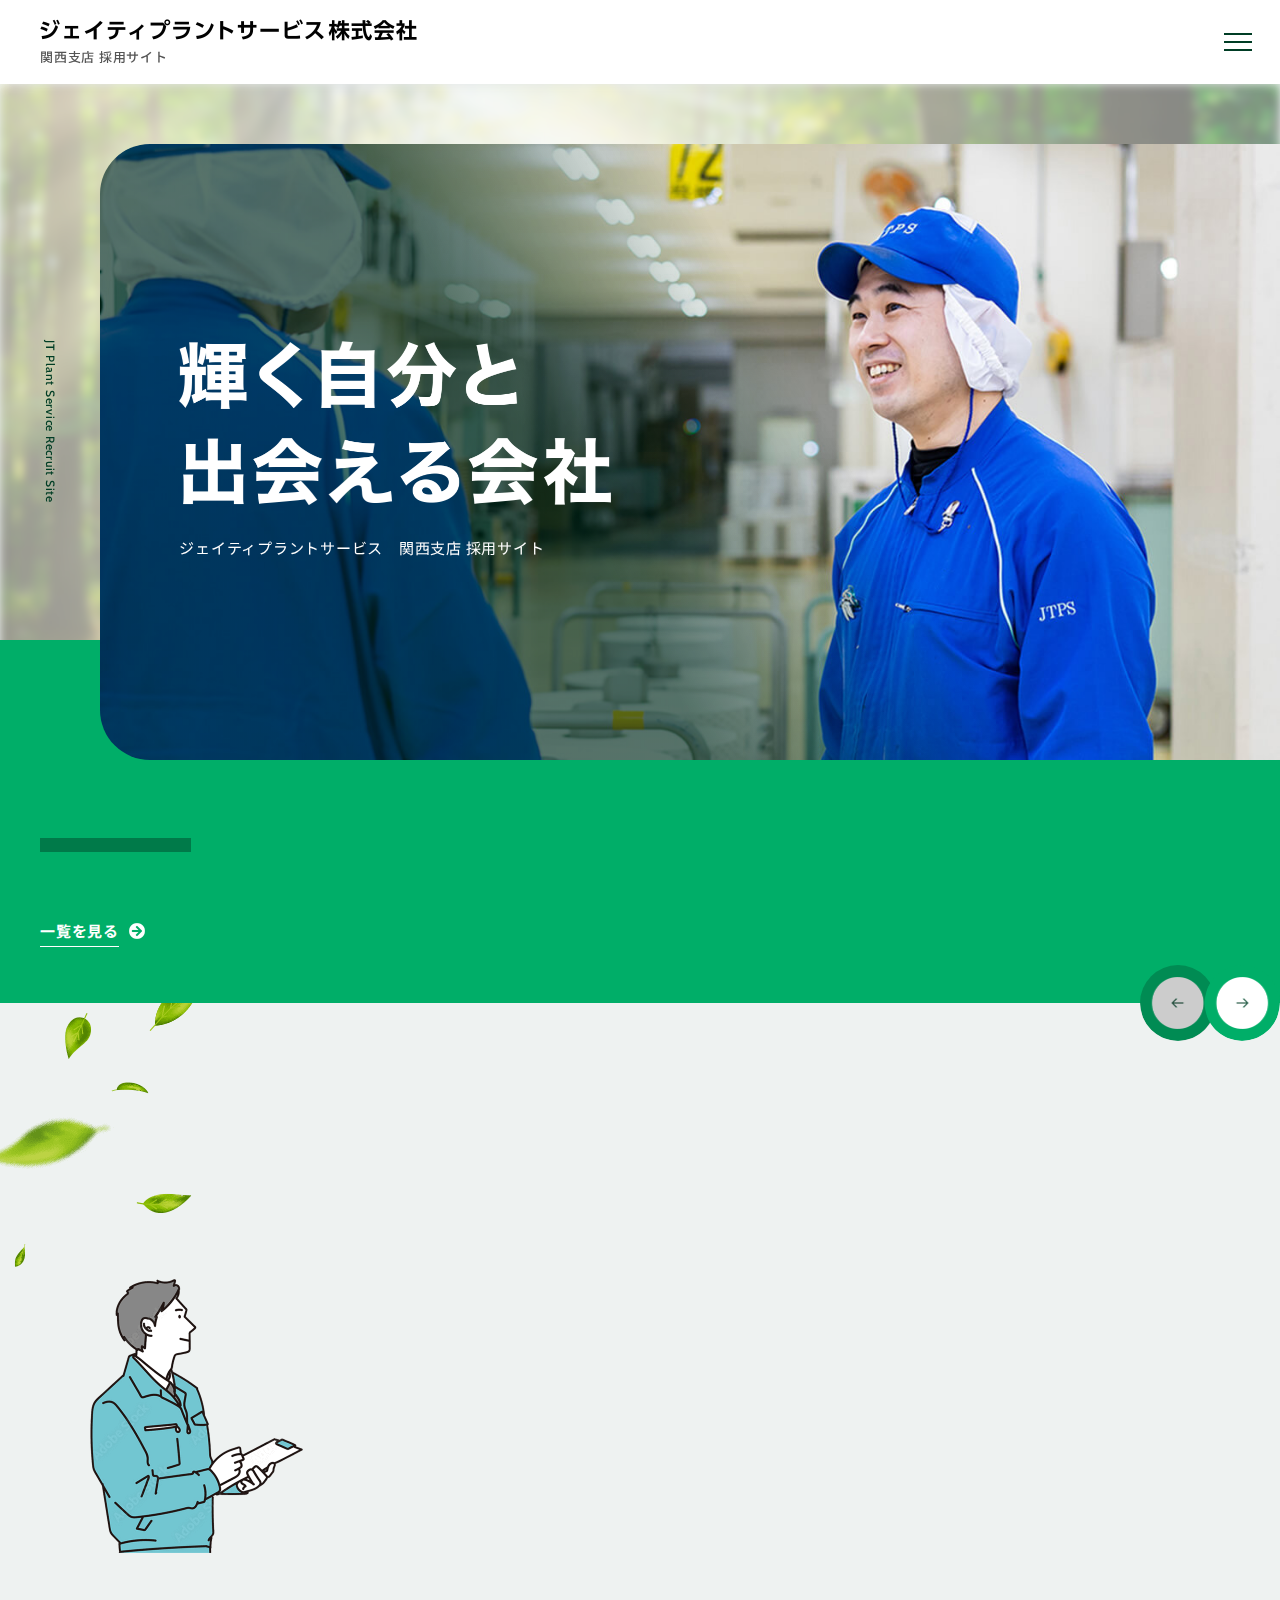
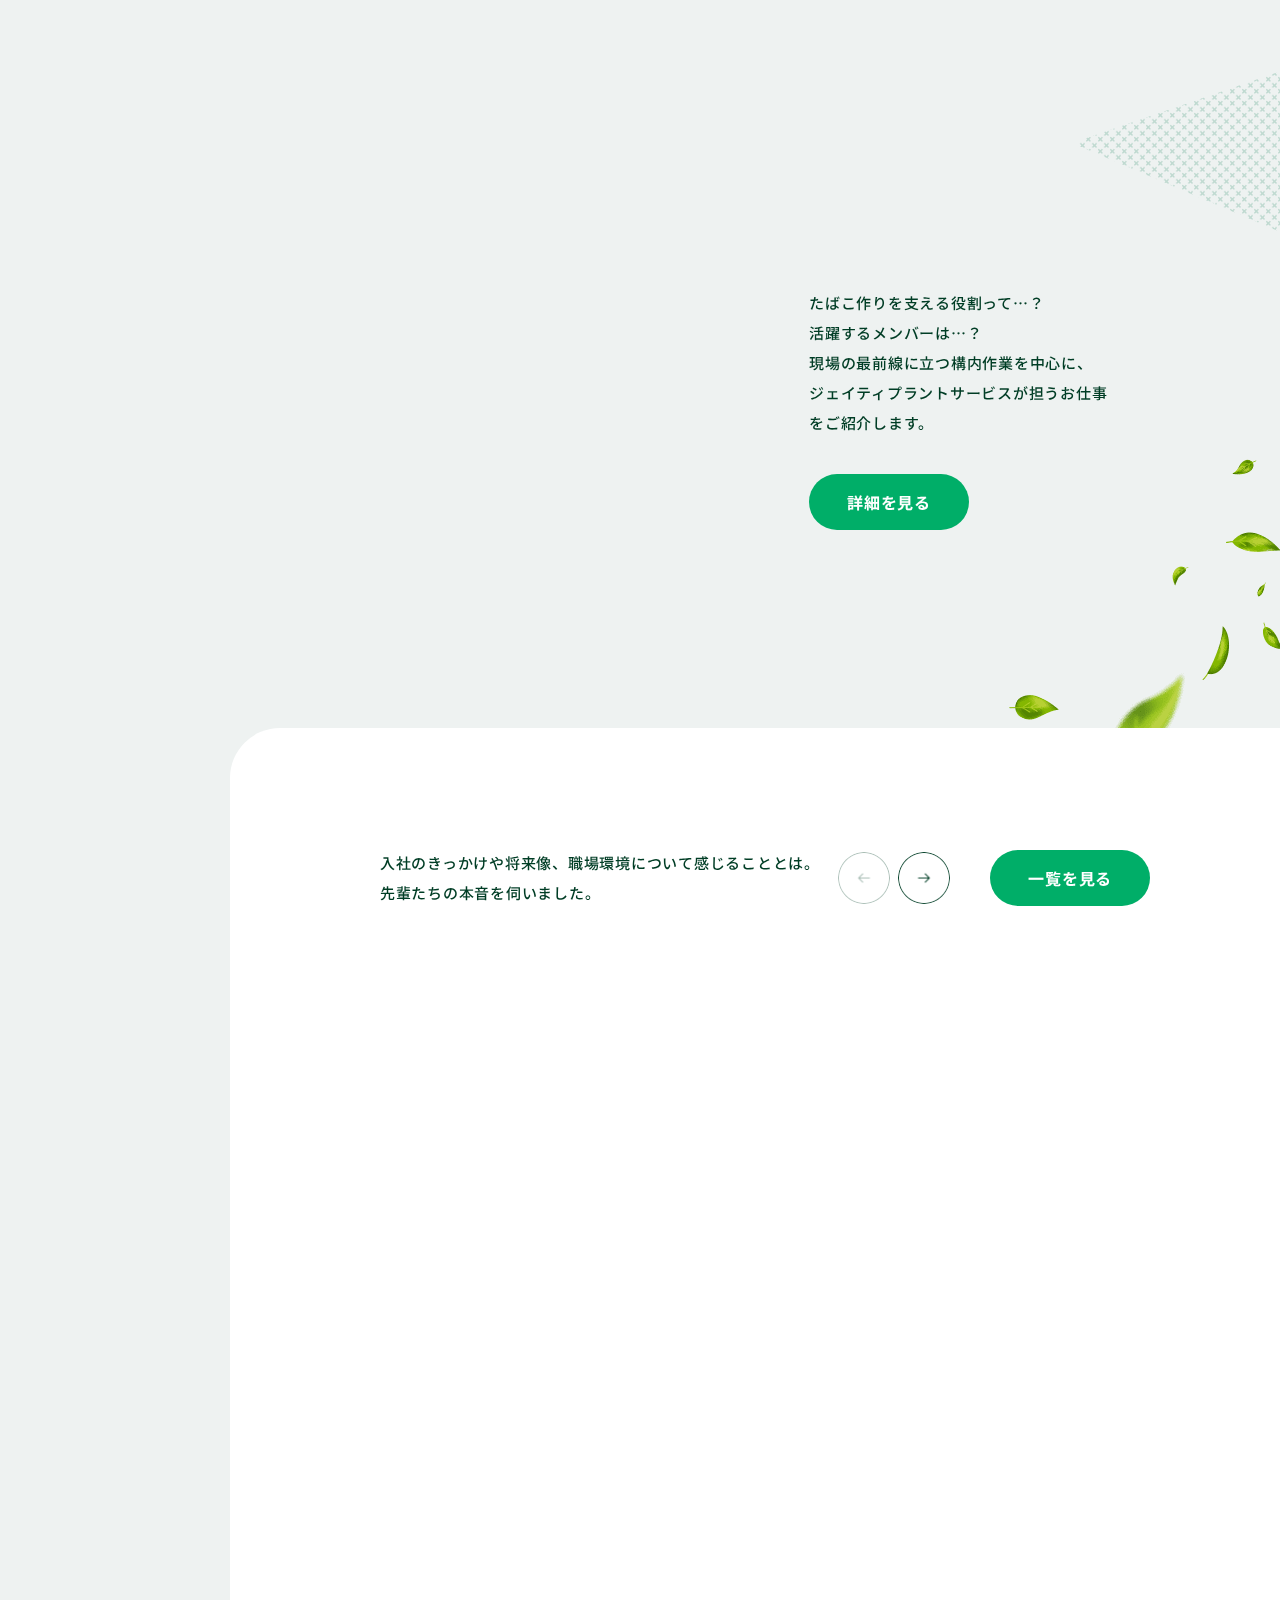
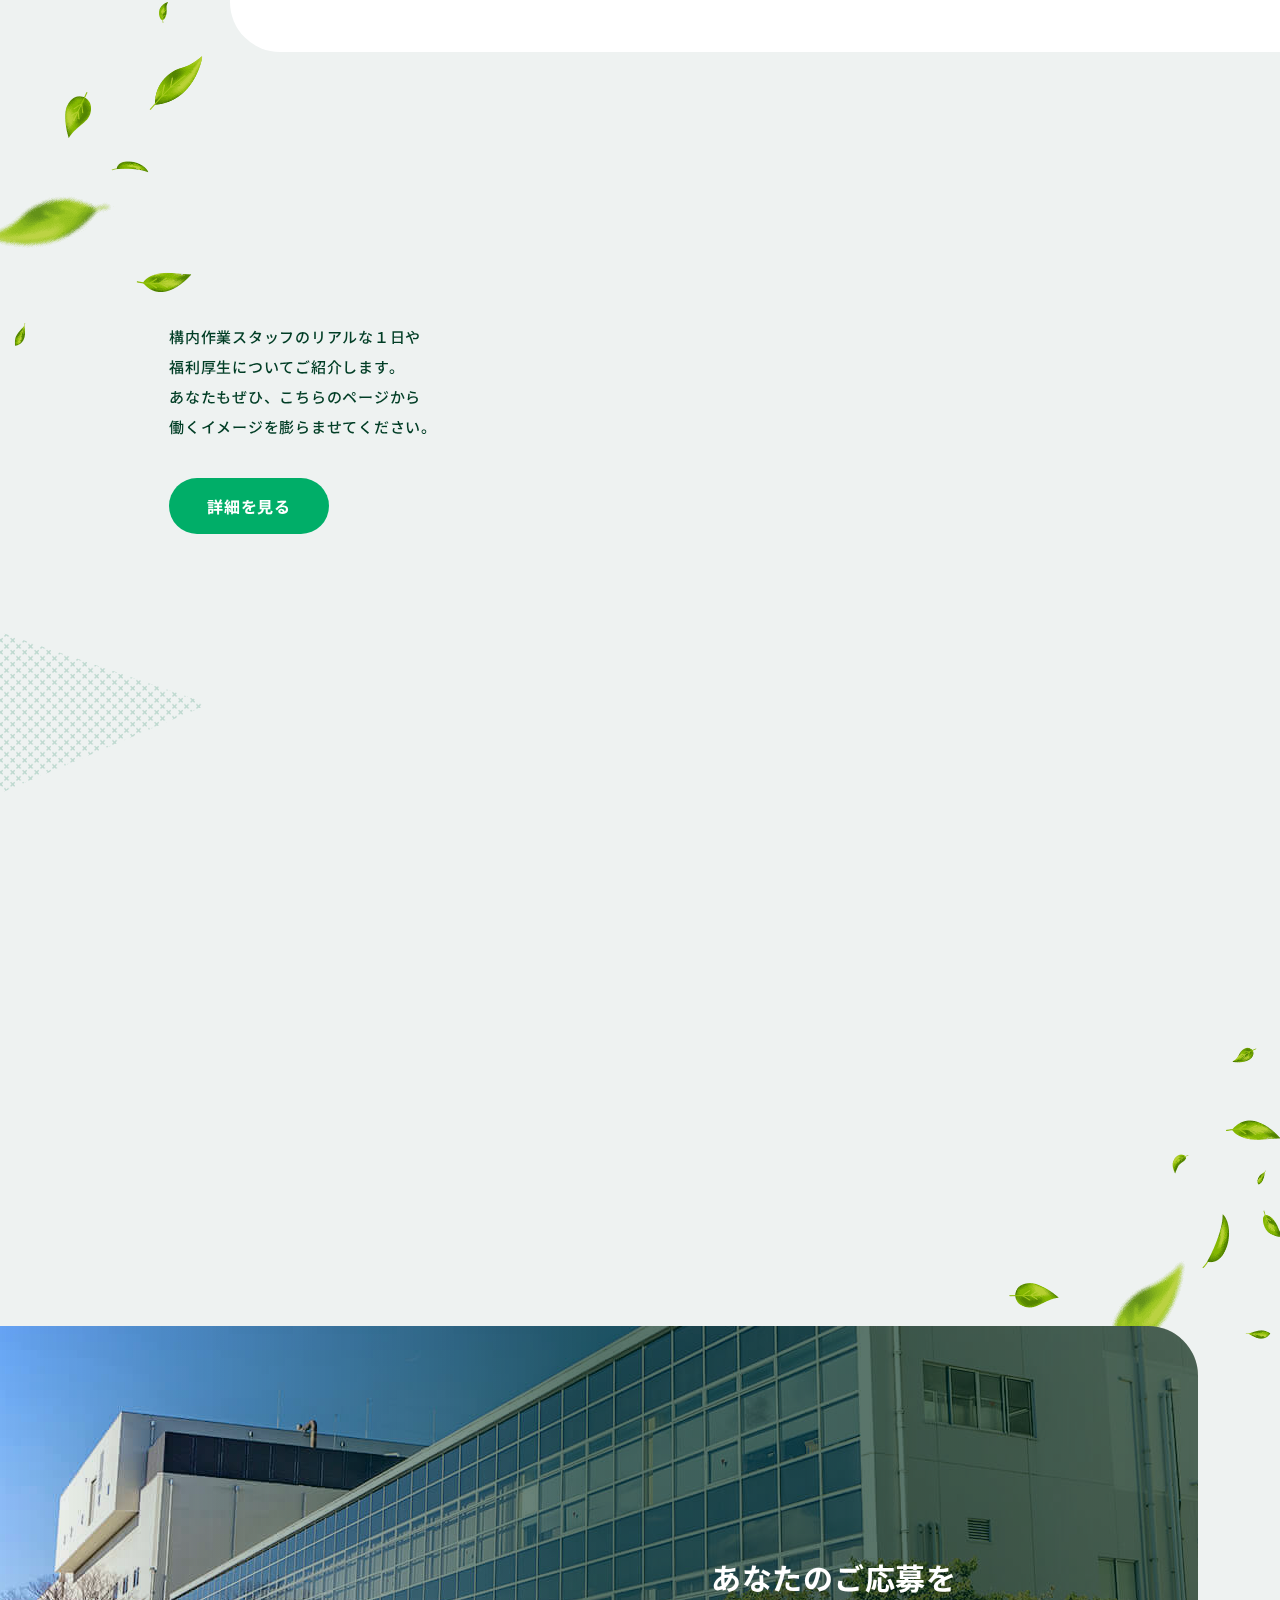
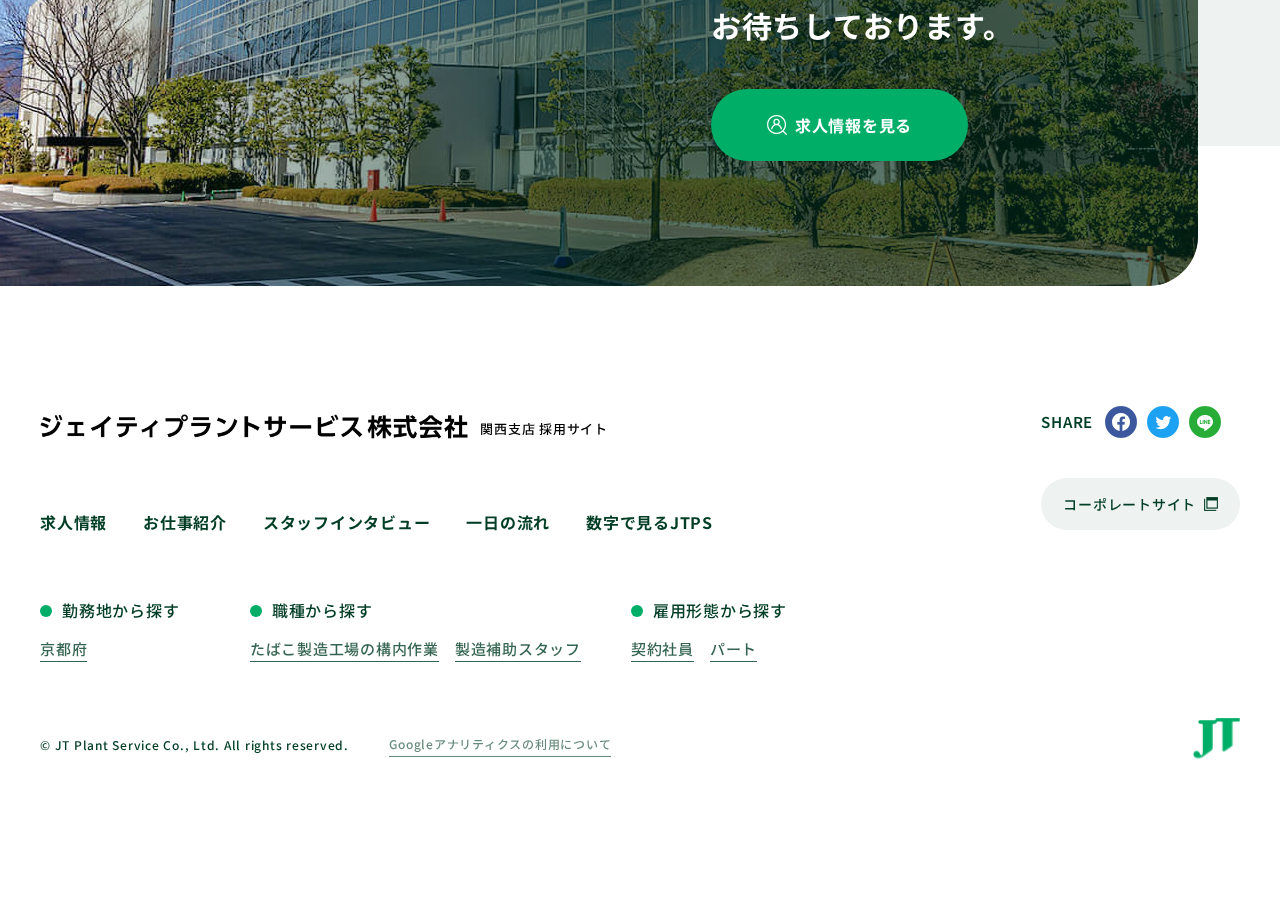
<file: index.htm>
<!DOCTYPE html>
<html lang="ja">

<head prefix="og: http://ogp.me/ns# fb: http://ogp.me/ns/fb# article: http://ogp.me/ns/article#">

	<meta charset="utf-8">
	<meta name="viewport" content="width=1024">
	<script>
	 	var metalist = document.getElementsByTagName('meta');
		var ua = navigator.userAgent;
		for (var i = 0; i < metalist.length; i++) {
			var name = metalist[i].getAttribute('name');
			if (name && name.toLowerCase() === 'viewport') {
				if (ua.indexOf('iPhone') > 0 || ua.indexOf('Android') > 0 && ua.indexOf('Mobile') > 0) {
					metalist[i].setAttribute('content', 'width=device-width');
					break;
				};
			}
		}
	</script>
	<meta http-equiv="X-UA-Compatible" content="IE=edge">

	<title>ジェイティプラントサービス株式会社 関西支店 採用サイト</title>

	<meta name="description" content="">
	<meta name="keywords" content="" />
	<meta name="author" content="" />

	<meta name="robots" content="noindex" />
	<meta name="robots" content="nofollow" />
	<meta name="robots" content="noarchive" />

	<!-- SNS -->
	<meta property="og:title" content="" />
	<meta property="og:site_name" content="" />
	<meta property="og:description" content="" />
	<meta property="og:image" content="https://job-gear.jp/●/●●/●●●●●●/img/social.png" />
	<meta property="og:url" content="https://job-gear.jp/●/●●/●●●●●●/" />

	<link rel="shortcut icon" type="image/x-icon" href="https://job-gear.jp/●/●●/●●●●●●/img/favicon.ico">
	<link rel="apple-touch-icon" href="https://job-gear.jp/●/●●/●●●●●●/img/apple-touch-icon.png">

	<!-- fonts -->
	<link rel="preconnect" href="https://fonts.googleapis.com">
	<link rel="preconnect" href="https://fonts.gstatic.com" crossorigin>
	<link href="https://fonts.googleapis.com/css2?family=Cabin:wght@600;700&family=Noto+Sans+JP:wght@500;700&display=swap" rel="stylesheet">

	<!-- style -->
	<!-- [!] 固有 -->
	<link rel="stylesheet" href="js/vendor/swiper.min.css">
	<!-- 共通 -->
	<link rel="stylesheet" href="css/style.css">
	<link rel="stylesheet" href="css/add.css">

</head>

<body class="front-page">

	<!-- ハンバーガーメニュー（共通） -->
	<div class="hamburger">
		<div class="hamburger__menu">
			<div class="hamburger__menu__inner">
				<div class="hamburger__menu__logo logoTxt">
					<a href="index.htm" class="ro">
						<div class="hamburger__menu__logo__main logoTxt__main">
							<img src="img/common/logo_txt.png" alt="ジェイティプラントサービス株式会社" height="22">
						</div>
						<span class="hamburger__menu__logo__sub logoTxt__sub">関西支店 採用サイト</span>
					</a>
				</div>
				<div class="hamburger__menu__nav">
					<ul class="hamburger__menu__nav__list">
						<li class="hamburger__menu__nav__list__item">
							<a href="index.htm">HOME</a>
						</li>
						<li class="hamburger__menu__nav__list__item">
							<a href="kyujin_l.htm">求人情報</a>
						</li>
						<li class="hamburger__menu__nav__list__item">
							<a href="jobs.htm">お仕事紹介</a>
						</li>
						<li class="hamburger__menu__nav__list__item">
							<a href="interview_l.htm">スタッフインタビュー</a>
						</li>
						<li class="hamburger__menu__nav__list__item">
							<a href="oneday.htm">一日の流れ</a>
						</li>
						<li class="hamburger__menu__nav__list__item">
							<a href="data.htm">数字で見るJTPS</a>
						</li>
					</ul>
				</div>
				<div class="hamburger__menu__share">
					<p class="hd eng">SHARE</p>
					<ul class="list">
						<li class="list__item"><a href="#" class="ro"><img src="img/common/ico_facebook.png" height="32" alt="facebook"></a></li>
						<li class="list__item"><a href="#" class="ro"><img src="img/common/ico_twitter.png" height="32" alt="twitter"></a></li>
						<li class="list__item"><a href="#" class="ro"><img src="img/common/ico_line.png" height="32" alt="LINE"></a></li>
					</ul>
				</div>
			</div>
		</div>
		<div class="hamburger__menu__close">
			<span></span>
			<span></span>
		</div>
	</div>

	<div id="container">

		<!-- ヘッダー（共通） -->
		<header class="header">
			<div class="header__inner">
				<div class="header__logoTxt logoTxt">
					<a href="index.htm">
						<div class="header__logoTxt__main logoTxt__main">
							<img src="img/common/logo_txt.png" alt="ジェイティプラントサービス株式会社" height="22">
						</div>
						<span class="header__logoTxt__sub logoTxt__sub">関西支店 採用サイト</span>
					</a>
				</div>
				<nav class="header__nav">
					<ul class="header__nav__list">
						<li class="header__nav__list__item"><a href="kyujin_l.htm">求人情報</a></li>
						<li class="header__nav__list__item"><a href="jobs.htm">お仕事紹介</a></li>
						<li class="header__nav__list__item"><a href="interview_l.htm">スタッフインタビュー</a></li>
						<li class="header__nav__list__item"><a href="oneday.htm">一日の流れ</a></li>
						<li class="header__nav__list__item"><a href="data.htm">数字で見るJTPS</a></li>
					</ul>
				</nav>
				<div class="header__hamburger -hamburger">
					<span></span>
					<span></span>
					<span></span>
				</div>
			</div>
		</header>

		<!-- メインビジュアル -->
		<div class="mainVisual">
			<div class="mainVisual__sub u-pcOnly">
				<span class="txt">JT Plant Service Recruit Site</span>
			</div>
			<div class="mainVisual__main">
				<div class="mainVisual__hero">
					<div class="swiper">
						<div class="swiper-wrapper">
							<!-- 230202 matsubara
								①.swiper-slide内のコード構造変更
								②画像に応じて、-leftクラス・-rightクラス付与
								（人物画像が、左のものは-left 右のものは-right）
							-->
							<div class="swiper-slide -right">
								<div class="img">
									<img src="img/index/052.jpg" alt="イメージ" class="ofi">
								</div>
								<div class="mainVisual__copy">
									<div class="mainVisual__copy__wrap">
										<div class="mainVisual__copy__main">
											<img src="img/index/mv_copy.png" alt="輝く自分と出会える会社" height="164">
										</div>
										<h1 class="mainVisual__copy__sub">
											ジェイティプラントサービス　<br class="u-spOnly">関西支店 採用サイト
										</h1>
									</div>
								</div>
							</div>
							<div class="swiper-slide -left">
								<div class="img">
									<img src="img/index/237.jpg" alt="イメージ" class="ofi">
								</div>
								<div class="mainVisual__copy">
									<div class="mainVisual__copy__wrap">
										<div class="mainVisual__copy__main">
											<img src="img/index/mv_copy.png" alt="輝く自分と出会える会社" height="164">
										</div>
										<h1 class="mainVisual__copy__sub">
											ジェイティプラントサービス　<br class="u-spOnly">関西支店 採用サイト
										</h1>
									</div>
								</div>
							</div>
							<div class="swiper-slide -right">
								<div class="img">
									<img src="img/index/127.jpg" alt="イメージ" class="ofi">
								</div>
								<div class="mainVisual__copy">
									<div class="mainVisual__copy__wrap">
										<div class="mainVisual__copy__main">
											<img src="img/index/mv_copy.png" alt="輝く自分と出会える会社" height="164">
										</div>
										<h1 class="mainVisual__copy__sub">
											ジェイティプラントサービス　<br class="u-spOnly">関西支店 採用サイト
										</h1>
									</div>
								</div>
							</div>
							<div class="swiper-slide -left">
								<div class="img">
									<img src="img/index/173.jpg" alt="イメージ" class="ofi">
								</div>
								<div class="mainVisual__copy">
									<div class="mainVisual__copy__wrap">
										<div class="mainVisual__copy__main">
											<img src="img/index/mv_copy.png" alt="輝く自分と出会える会社" height="164">
										</div>
										<h1 class="mainVisual__copy__sub">
											ジェイティプラントサービス　<br class="u-spOnly">関西支店 採用サイト
										</h1>
									</div>
								</div>
							</div>
							<div class="swiper-slide -right">
								<div class="img">
									<img src="img/index/079.jpg" alt="イメージ" class="ofi">
								</div>
								<div class="mainVisual__copy">
									<div class="mainVisual__copy__wrap">
										<div class="mainVisual__copy__main">
											<img src="img/index/mv_copy.png" alt="輝く自分と出会える会社" height="164">
										</div>
										<h1 class="mainVisual__copy__sub">
											ジェイティプラントサービス　<br class="u-spOnly">関西支店 採用サイト
										</h1>
									</div>
								</div>
							</div>
						</div>
					</div>
				</div>
			</div>
			<div class="mainVisual__bg">
				<img src="img/common/bg_forest.jpg" alt="イメージ" class="ofi">
			</div>
		</div>

		<!-- コンテンツ -->
		<main class="main" id="main">

			<!-- 新着求人情報 -->
			<section class="sec__newJobs">
				<div class="newJobs">
					<div class="newJobs__inner innerWrap">
						<div class="newJobs__head">
							<div class="newJobs__head__wrap">
								<div class="commonHead01 -white -small">
									<span class="eng anime split -for-fadeIn">New Jobs</span>
									<h2 class="ja anime split -for-fadeIn">新着求人情報</h2>
								</div>
								<div class="commonLink01">
									<a href="whatsnew_a_type.htm">
										<span class="txt">一覧を見る</span>
										<span class="icon">
											<img src="img/common/ico_circlearrow_small.png" alt="アイコン " height="16">
										</span>
									</a>
								</div>
							</div>
						</div>
						<div class="newJobs__body">
							<div class="swiper newJobs__swiper">
								<div class="swiper-wrapper newJobs__swiper-wrapper">
									<div class="swiper-slide newJobs__swiper-slide anime -fadeIn">
										<a href="#">
											<div class="imgArea">
												<img src="img/index/newjobs_img01.jpg" alt="イメージ" class="ofi" loading="lazy" width="120" height="120">
											</div>
											<div class="txtArea">
												<span class="date">2022.11.15</span>
												<span class="status">契約社員</span>
												<p class="lead">
													JTグループの製造補助スタッフ｜経験不問で始められる有名企業JTグループの製造補助スタッフ｜経験不問で始められる有名企業
												</p>
											</div>
										</a>
									</div>
									<div class="swiper-slide newJobs__swiper-slide anime -fadeIn">
										<a href="#">
											<div class="imgArea">
												<img src="img/index/newjobs_img02.jpg" alt="イメージ" class="ofi" loading="lazy" width="120" height="120">
											</div>
											<div class="txtArea">
												<span class="date">2022.11.15</span>
												<span class="status">契約社員</span>
												<p class="lead">
													JTグループの製造補助スタッフ｜経験不問で始められる有名企業JTグループの製造補助スタッフ｜経験不問で始められる有名企業
												</p>
											</div>
										</a>
									</div>
									<div class="swiper-slide newJobs__swiper-slide anime -fadeIn">
										<a href="#">
											<div class="imgArea">
												<img src="img/index/newjobs_img03.jpg" alt="イメージ" class="ofi" loading="lazy" width="120" height="120">
											</div>
											<div class="txtArea">
												<span class="date">2022.11.15</span>
												<span class="status">契約社員</span>
												<p class="lead">
													JTグループの製造補助スタッフ｜経験不問で始められる有名企業JTグループの製造補助スタッフ｜経験不問で始められる有名企業
												</p>
											</div>
										</a>
									</div>
								</div>
								<div class="swiper-button newJobs__swiper-button">
									<div class="swiper-button-prev newJobs__swiper-button-prev"></div>
									<div class="swiper-button-next newJobs__swiper-button-next"></div>
								</div>
							</div>
						</div>
					</div>
				</div>
			</section>

			<!-- 求人検索 -->
			<section class="sec__jobSearch">
				<div class="jobSearch">
					<div class="deco-leaf deco-leaf01">
						<img src="img/common/deco_leaf01.png" alt="装飾">
					</div>
					<div class="jobSearch__inner innerWrap">
						<div class="jobSearch__head">
							<div class="commonHead01">
								<span class="eng anime split -for-fadeIn">Job Search</span>
								<h2 class="ja anime split -for-fadeIn">求人検索</h2>
							</div>
							<div class="illustArea">
								<div class="illust -human">
									<img src="img/index/illust_human.png" alt="イラスト" height="274">
								</div>
								<div class="illust -ballon anime">
									<img src="img/index/jobsearch__ballon.png" alt="希望の条件で検索ください" height="150">
								</div>
							</div>
						</div>
						<div class="jobSearch__body anime -fadeIn">
							<form class="custom-form" name="" action="" method="get">
								<div class="custom-form_inner">
									<!-- 勤務地 -->
									<div class="custom-form_parts">
										<p class="parts_ttl">勤務地</p>
										<div class="form_parts_inner">
											<div class="pull-down">
												<select>
													<option value="" selected="selected">都道府県を選択</option>
													<option value="" id="">京都府</option>
												</select>
											</div>
											<div class="check-box selCity-box">
												<span class="selCity_alert">上の都道府県を選択してください</span>
												<ul class="category_list">
													<li>
														<input type="checkbox" id="area_a" name="" />
														<label for="area_a">
															京都市伏見区
														</label>
													</li>
												</ul>
											</div>
										</div>
									</div>
									<!-- //勤務地 -->
									<!-- 職種 -->
									<div class="custom-form_parts">
										<p class="parts_ttl">職種</p>
										<div class="form_parts_inner">
											<ul class="category_list">
												<li>
													<input type="checkbox" id="occupation01" name="" />
													<label for="occupation01">
														たばこ製造工場の構内作業
													</label>
												</li>
												<li>
													<input type="checkbox" id="occupation02" name="" />
													<label for="occupation02">
														製造補助スタッフ
													</label>
												</li>
											</ul>
										</div>
									</div>
									<!-- 職種 -->
									<!-- 雇用形態 -->
									<div class="custom-form_parts">
										<p class="parts_ttl">雇用形態</p>
										<div class="form_parts_inner">
											<ul class="category_list">
												<li>
													<input type="checkbox" id="status01" name="" />
													<label for="status01">
														契約社員
													</label>
												</li>
												<li>
													<input type="checkbox" id="status02" name="" />
													<label for="status02">
														パート
													</label>
												</li>
											</ul>
										</div>
									</div>
									<!-- //雇用形態 -->
									<!-- フリーワード -->
									<div class="custom-form_parts -freeWord">
										<p class="parts_ttl">フリーワード</p>
										<div class="form_parts_inner">
											<input class="searchWord" type="search" name="" placeholder="フリーワードを入力してください" title="フリーワードを入力してください" onfocus="" onblur="">

											<div class="custom-form_searth_btn">
												<span class="btn_cover">
													<input type="submit" value="検索">
												</span>
											</div>
										</div>
									</div>
									<!-- //フリーワード -->
								</div>
							</form>
						</div>
					</div>
				</div>
			</section>

			<!-- お仕事紹介 -->
			<section class="sec__jobs sec__common">
				<div class="deco-triangle deco-triangle01">
					<img src="img/common/bg_deco_triangle01.png" alt="装飾">
				</div>
				<div class="jobs">
					<div class="jobs__inner innerWrap">
						<div class="imgArea anime -fadeIn">
							<div class="img">
								<img src="img/index/jobs_img.jpg" alt="イメージ" class="ofi" width="640" height="480" loading="lazy">
							</div>
						</div>
						<div class="txtArea">
							<div class="commonHead01">
								<span class="eng anime split -for-fadeIn">Jobs</span>
								<h2 class="ja anime split -for-fadeIn">お仕事紹介</h2>
							</div>
							<p class="desc">
								たばこ作りを支える役割って…？<br>活躍するメンバーは…？<br>現場の最前線に立つ構内作業を中心に、<br class="u-pcUpOnly">ジェイティプラントサービスが担うお仕事をご紹介します。
							</p>
							<div class="commonBtn01">
								<a href="jobs.htm">
									<span class="txt">詳細を見る</span>
								</a>
							</div>
						</div>
					</div>
				</div>
				<div class="deco-leaf deco-leaf02">
					<img src="img/common/deco_leaf02.png" alt="装飾">
				</div>
			</section>

			<!-- スタッフインタビュー Ajax -->

			<!-- 一日の流れ -->
			<section class="sec__oneday sec__common -rowReverse">
				<div class="deco-leaf deco-leaf03">
					<img src="img/common/deco_leaf01.png" alt="装飾">
				</div>
				<div class="oneday">
					<div class="oneday__inner innerWrap">
						<div class="imgArea anime -fadeIn">
							<div class="img">
								<img src="img/index/oneday_img.jpg" alt="イメージ" class="ofi" width="640" height="480" loading="lazy">
							</div>
						</div>
						<div class="txtArea">
							<div class="commonHead01">
								<span class="eng anime split -for-fadeIn">One Day</span>
								<h2 class="ja anime split -for-fadeIn">一日の流れ</h2>
							</div>
							<p class="desc">
								構内作業スタッフのリアルな１日や<br class="u-pcOnly">福利厚生についてご紹介します。<br>あなたもぜひ、こちらのページから<br class="u-pcOnly">働くイメージを膨らませてください。
							</p>
							<div class="commonBtn01">
								<a href="oneday.htm">
									<span class="txt">詳細を見る</span>
								</a>
							</div>
						</div>
					</div>
				</div>
				<div class="deco-triangle deco-triangle02">
					<img src="img/common/bg_deco_triangle02.png" alt="装飾">
				</div>
			</section>

			<!-- 数字で見るJTPS -->
			<section class="sec__data">
				<div class="data">
					<div class="data__inner innerWrap">
						<a href="data.htm" class="anime -fadeIn">
							<div class="illustArea">
								<img src="img/index/data_illust.png" alt="イラスト" height="190" loading="lazy">
							</div>
							<div class="txtArea">
								<div class="commonHead01 -white">
									<span class="eng anime split -for-fadeIn">Data</span>
									<h2 class="ja anime split -for-fadeIn">数字で見るJTPS</h2>
								</div>
								<p class="desc">
									応募前に要チェック！<br>年齢構成や平均残業時間、年間休日数といった気になるデータを数字やグラフでまとめました。
								</p>
							</div>
							<div class="btnArea">
								<img src="img/common/ico_circlearrow_white.png" alt="アイコン" height="53">
							</div>
						</a>
					</div>
				</div>
				<div class="deco-leaf deco-leaf04">
					<img src="img/common/deco_leaf02.png" alt="装飾">
				</div>
			</section>

		</main>

		<!-- リクルート（共通） -->
		<section class="sec__recruit">
			<div class="recruit">
				<div class="recruit__bg">
					<img src="img/common/recruit_bg.jpg" alt="イメージ" class="ofi" width="1380" height="560" loading="lazy">
				</div>
				<div class="recruit__inner innerWrap">
					<div class="txtArea">
						<div class="commonHead01 -white -lineGreen">
							<span class="eng anime split -for-fadeIn">Recruit</span>
							<h2 class="ja anime split -for-fadeIn">求人情報</h2>
						</div>
						<p class="lead">
							あなたのご応募を<br>
							お待ちしております。
						</p>
						<div class="commonBtn01 -large">
							<a href="kyujin_l.htm">
								<span class="icon">
									<img src="img/common/ico_jobsearch_white.png" alt="アイコン" loading="lazy" height="20">
								</span>
								<span class="txt">求人情報を見る</span>
							</a>
						</div>
					</div>
				</div>
			</div>
		</section>

		<!-- フッター（共通） -->
		<footer class="footer">
			<div class="footer__inner innerWrap">
				<div class="footer__main">
					<div class="footer__logoTxt logoTxt">
						<a href="index.htm">
							<div class="logoTxt__main">
								<img src="img/common/logo_txt.png" alt="ジェイティプラントサービス株式会社" height="25">
							</div>
							<span class="logoTxt__sub">関西支店 採用サイト</span>
						</a>
					</div>
					<nav class="footer__nav">
						<ul class="footer__nav__list">
							<li class="footer__nav__list__item"><a href="kyujin_l.htm">求人情報</a></li>
							<li class="footer__nav__list__item"><a href="jobs.htm">お仕事紹介</a></li>
							<li class="footer__nav__list__item"><a href="interview_l.htm">スタッフインタビュー</a></li>
							<li class="footer__nav__list__item"><a href="oneday.htm">一日の流れ</a></li>
							<li class="footer__nav__list__item"><a href="data.htm">数字で見るJTPS</a></li>
						</ul>
					</nav>
					<div class="footer__jobSearch">
						<div class="footer__jobSearch__item">
							<div class="head">勤務地から探す</div>
							<ul class="list">
								<li class="list__item"><a href="#">京都府</a></li>
							</ul>
						</div>
						<div class="footer__jobSearch__item">
							<div class="head">職種から探す</div>
							<ul class="list">
								<li class="list__item"><a href="#">たばこ製造工場の構内作業</a></li>
								<li class="list__item"><a href="#">製造補助スタッフ</a></li>
							</ul>
						</div>
						<div class="footer__jobSearch__item">
							<div class="head">雇用形態から探す</div>
							<ul class="list">
								<li class="list__item"><a href="#">契約社員</a></li>
								<li class="list__item"><a href="#">パート</a></li>
							</ul>
						</div>
					</div>
					<div class="footer__wrap">
						<div class="footer__cr">&copy; JT Plant Service Co., Ltd. All rights reserved.</div>
						<div class="footer__ga">
							<a href="#">Googleアナリティクスの利用について</a>
						</div>
					</div>
				</div>
				<div class="footer__sub">
					<div class="wrap">
						<div class="footer__sns">
							<div class="head">SHARE</div>
							<ul class="list">
								<li class="list__item">
									<a href="#">
										<img src="img/common/ico_facebook.png" alt="アイコン" height="32">
									</a>
								</li>
								<li class="list__item">
									<a href="#">
										<img src="img/common/ico_twitter.png" alt="アイコン" height="32">
									</a>
								</li>
								<li class="list__item">
									<a href="#">
										<img src="img/common/ico_line.png" alt="アイコン" height="32">
									</a>
								</li>
							</ul>
						</div>
						<div class="footer__corporate">
							<a href="#">
								<span class="txt">コーポレートサイト</span>
								<span class="icon">
									<img src="img/common/ico_external.png" alt="アイコン" height="14">
								</span>
							</a>
						</div>
					</div>
					<div class="footer__logo">
						<img src="img/common/logo.png" alt="ひとのときを、想う。JT" height="40">
					</div>
				</div>
			</div>
		</footer>

		<!-- ページトップ（共通） -->
		<span class="pagetop">
			<a href="#container">
				<img src="img/common/pagetop.png" height="94" alt="PAGETOP">
			</a>
		</span>

	</div>

	<!-- JavaScript -->
	<!-- 共通スクリプト -->
	<script src="js/vendor/jquery-3.4.1.min.js"></script>
	<script src="js/vendor/intersection-observer.js"></script>
	<script src="js/vendor/ofi.min.js"></script>
	<script src="js/script.js"></script>
	<!-- [!] 固有スクリプト -->
	<script src="js/vendor/swiper.min.js"></script>
	<script src="js/index.js"></script>

	<!-- スタッフインタビュー Ajax -->
	<script>
    jQuery(function () {
      jQuery.ajax({
        type: 'GET',
        url: 'interview_ajax.htm?time=' + new Date().getTime(),
        success: function (data) {

          $target = $('.sec__jobs');
          $target.after(data);
          // js発火
          objectFitImages('img.ofi');
          scrollAnime();
          loadActive();
					spanWrap('.split');

					/*-------------------------------
						インタビュー swiper
					-------------------------------*/
					const interview__Swiper = new Swiper('.interview__swiper', {
						spaceBetween: 72,
						speed: 500,
						autoplay: {
						  delay: 5000,
						  disableOnInteraction: false,
						  waitForTransition: false,
						},
						breakpoints: {
							835: {
								spaceBetween: 40,
							}
						},
						navigation: {
							nextEl: '.interview__swiper-button-next',
							prevEl: '.interview__swiper-button-prev',
						},
					});
					interview__Swiper.autoplay.stop(); //画面に現れるまでswiperを停止
					$(window).on('scroll', function () {
						let position = $('.interview__swiper').offset().top - $(window).innerHeight() + 100,
						scrollTop = $(window).scrollTop();
						if(scrollTop > position) {
							interview__Swiper.autoplay.start(); //画面に現れたらswiperを開始
						} else{
							interview__Swiper.autoplay.stop(); // 画面外にスクロールしたらswiperを停止
						}
					});

					/*-------------------------------
						SPのみボタン順番入れ替え
					-------------------------------*/
					/*** 変数定義 ***/
					/** メディアクエリ **/
					var mediaQueryList01 = window.matchMedia("(max-width:834px)");
					var mediaQueryList02 = window.matchMedia("(min-width:835px)");

					/*** イベントリスナー ***/
					var listener01 = function(event) {
						// リサイズ時に行う処理
						if (event.matches) {
							// 835px未満
							$('.interview__body').after($('.interview .commonBtn01'));
						}
					};
					var listener02 = function(event) {
						// リサイズ時に行う処理
						if (event.matches) {
							// 835px以上
							$('.interview__head .wrap').after($('.interview .commonBtn01'));
						}
					};

					/*** リスナー登録 ***/
					if (mediaQueryList01.addEventListener) {
						mediaQueryList01.addEventListener("change", listener01, false);
					} else if (mediaQueryList01.attachEvent) {
						mediaQueryList01.attachEvent("change", listener01);
					}
					if (mediaQueryList02.addEventListener) {
						mediaQueryList02.addEventListener("change", listener02, false);
					} else if (mediaQueryList02.attachEvent) {
						mediaQueryList02.attachEvent("change", listener02);
					}

					/*** 初期化処理 ***/
					listener01(mediaQueryList01);
					listener02(mediaQueryList02);

        },
      });
    });
  </script>

</body>
</html>
</file>
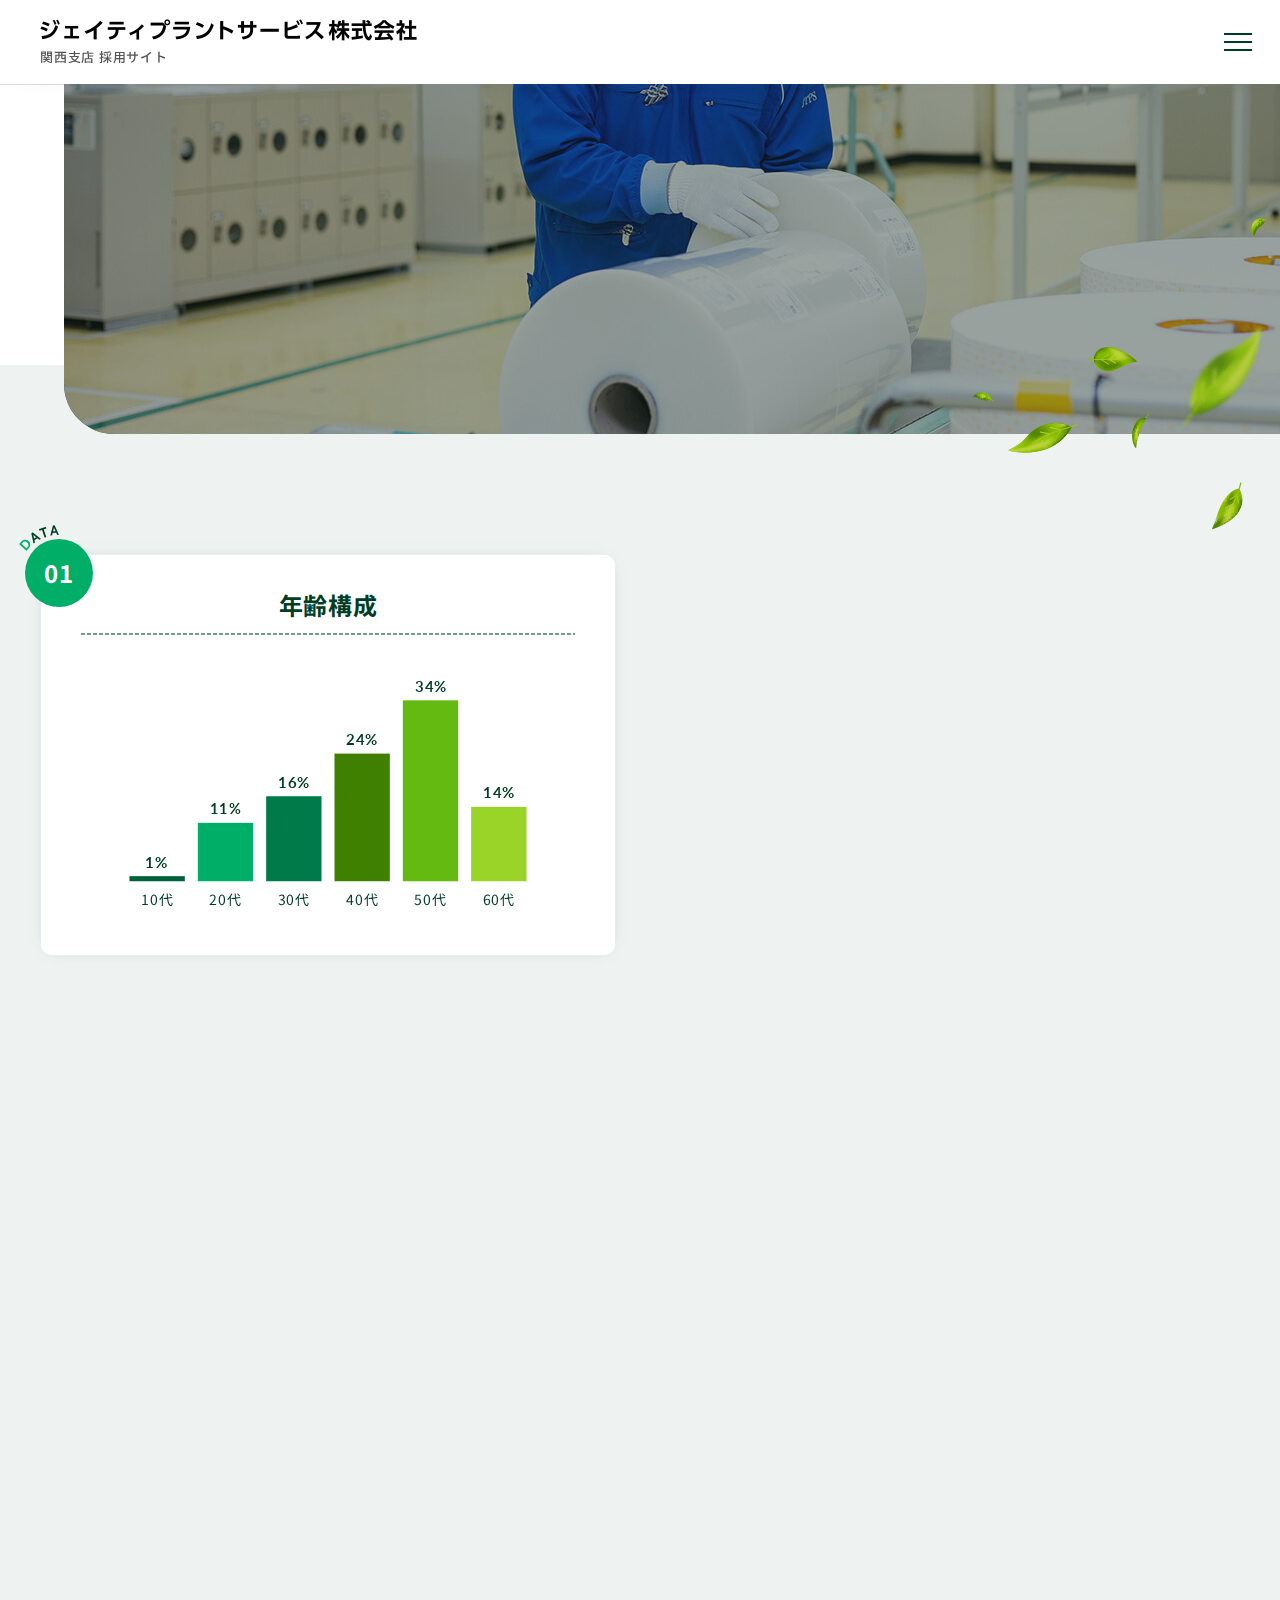
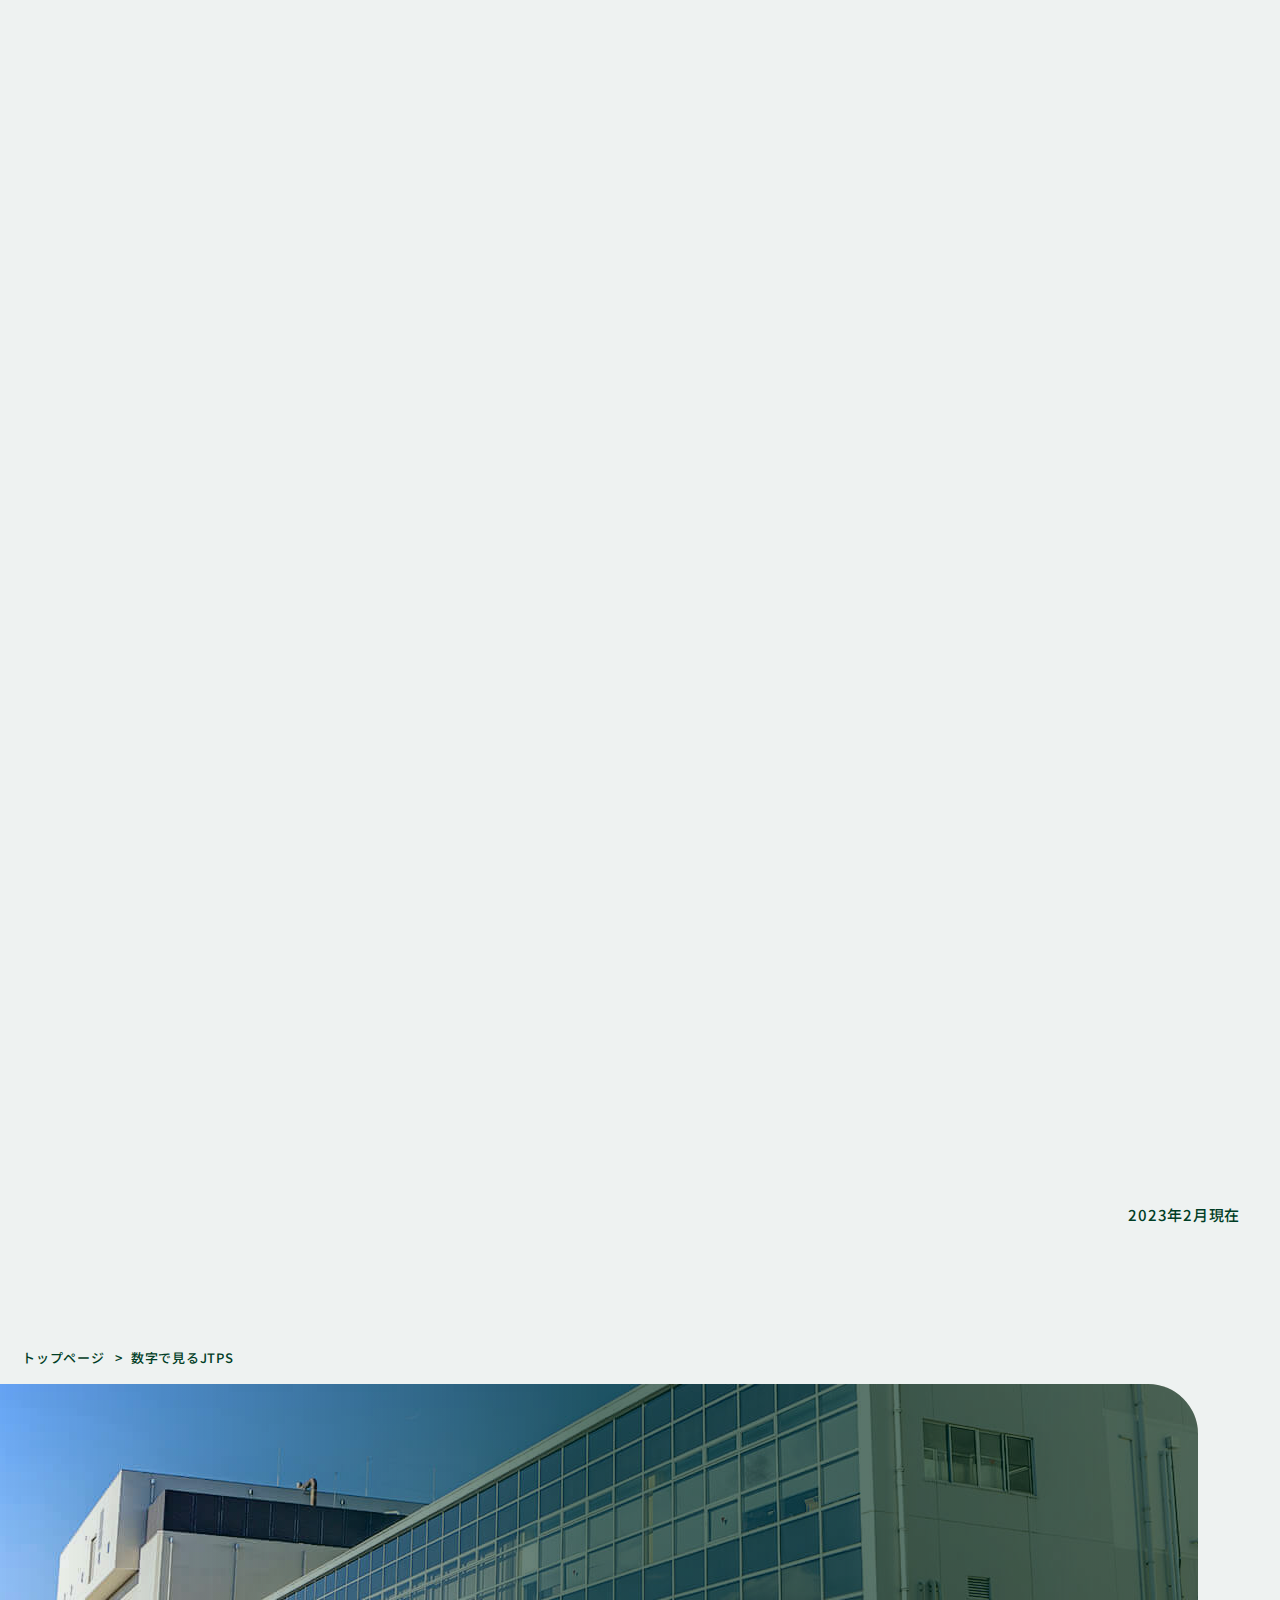
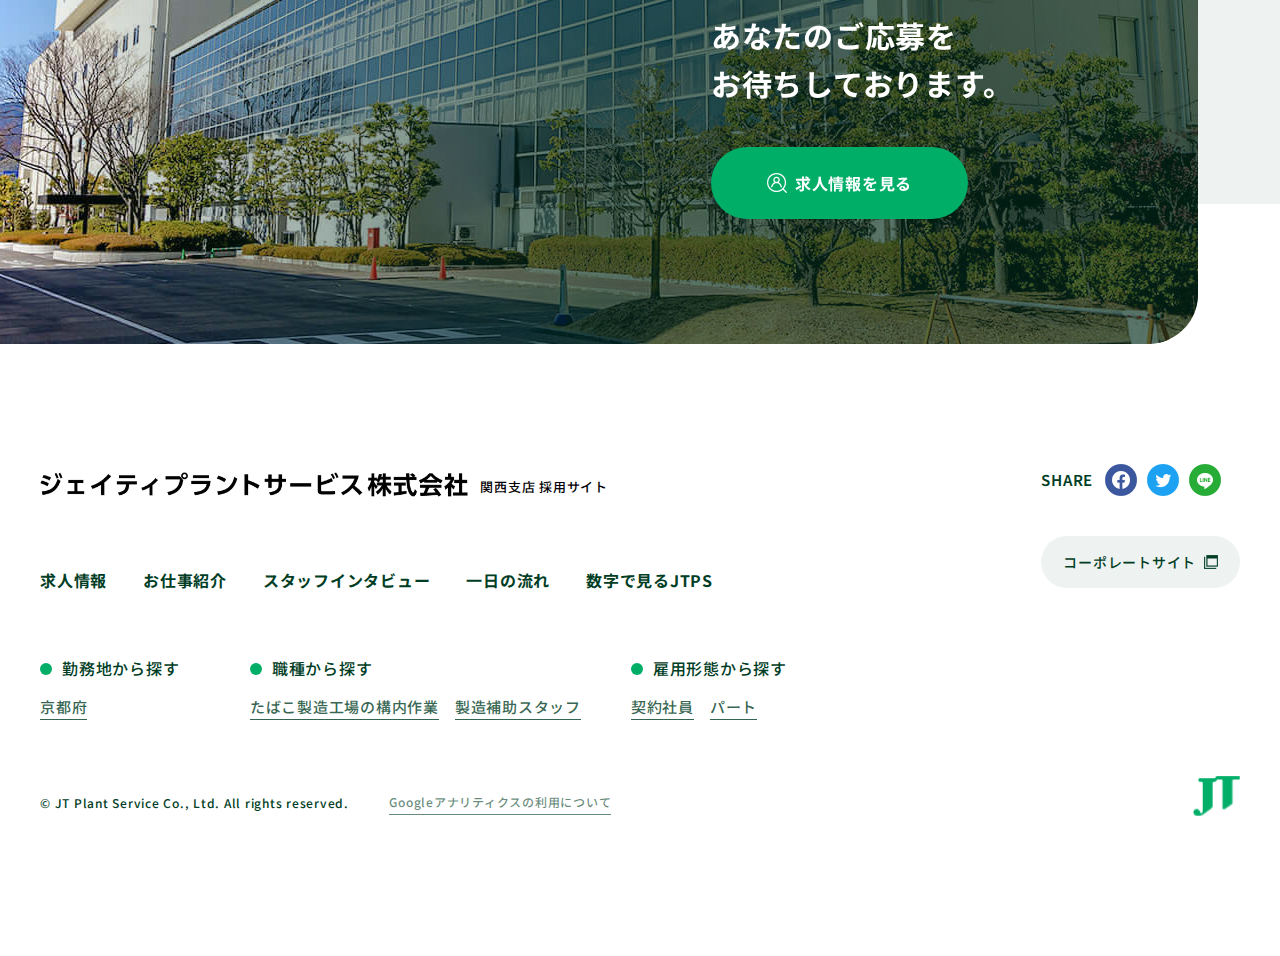
<file: data.htm>
<!DOCTYPE html>
<html lang="ja">

<head prefix="og: http://ogp.me/ns# fb: http://ogp.me/ns/fb# article: http://ogp.me/ns/article#">

	<meta charset="utf-8">
	<meta name="viewport" content="width=1024">
	<script>
	 	var metalist = document.getElementsByTagName('meta');
		var ua = navigator.userAgent;
		for (var i = 0; i < metalist.length; i++) {
			var name = metalist[i].getAttribute('name');
			if (name && name.toLowerCase() === 'viewport') {
				if (ua.indexOf('iPhone') > 0 || ua.indexOf('Android') > 0 && ua.indexOf('Mobile') > 0) {
					metalist[i].setAttribute('content', 'width=device-width');
					break;
				};
			}
		}
	</script>
	<meta http-equiv="X-UA-Compatible" content="IE=edge">

	<title>ジェイティプラントサービス株式会社 関西支店 採用サイト</title>

	<meta name="description" content="">
	<meta name="keywords" content="" />
	<meta name="author" content="" />

	<meta name="robots" content="noindex" />
	<meta name="robots" content="nofollow" />
	<meta name="robots" content="noarchive" />

	<!-- SNS -->
	<meta property="og:title" content="" />
	<meta property="og:site_name" content="" />
	<meta property="og:description" content="" />
	<meta property="og:image" content="https://job-gear.jp/●/●●/●●●●●●/img/social.png" />
	<meta property="og:url" content="https://job-gear.jp/●/●●/●●●●●●/" />

	<link rel="shortcut icon" type="image/x-icon" href="https://job-gear.jp/●/●●/●●●●●●/img/favicon.ico">
	<link rel="apple-touch-icon" href="https://job-gear.jp/●/●●/●●●●●●/img/apple-touch-icon.png">

	<!-- fonts -->
	<!-- [!] このページのみ Lato 追加 -->
	<link rel="preconnect" href="https://fonts.googleapis.com">
	<link rel="preconnect" href="https://fonts.gstatic.com" crossorigin>
	<link href="https://fonts.googleapis.com/css2?family=Cabin:wght@600;700&family=Lato:wght@900&family=Noto+Sans+JP:wght@500;700&display=swap" rel="stylesheet">

	<!-- style -->
	<!-- 共通 -->
	<link rel="stylesheet" href="css/style.css">
	<link rel="stylesheet" href="css/add.css">

</head>

<body class="lower-data">

	<!-- ハンバーガーメニュー（共通） -->
	<div class="hamburger">
		<div class="hamburger__menu">
			<div class="hamburger__menu__inner">
				<div class="hamburger__menu__logo logoTxt">
					<a href="index.htm" class="ro">
						<div class="hamburger__menu__logo__main logoTxt__main">
							<img src="img/common/logo_txt.png" alt="ジェイティプラントサービス株式会社" height="22">
						</div>
						<span class="hamburger__menu__logo__sub logoTxt__sub">関西支店 採用サイト</span>
					</a>
				</div>
				<div class="hamburger__menu__nav">
					<ul class="hamburger__menu__nav__list">
						<li class="hamburger__menu__nav__list__item">
							<a href="index.htm">HOME</a>
						</li>
						<li class="hamburger__menu__nav__list__item">
							<a href="kyujin_l.htm">求人情報</a>
						</li>
						<li class="hamburger__menu__nav__list__item">
							<a href="jobs.htm">お仕事紹介</a>
						</li>
						<li class="hamburger__menu__nav__list__item">
							<a href="interview_l.htm">スタッフインタビュー</a>
						</li>
						<li class="hamburger__menu__nav__list__item">
							<a href="oneday.htm">一日の流れ</a>
						</li>
						<li class="hamburger__menu__nav__list__item">
							<a href="data.htm">数字で見るJTPS</a>
						</li>
					</ul>
				</div>
				<div class="hamburger__menu__share">
					<p class="hd eng">SHARE</p>
					<ul class="list">
						<li class="list__item"><a href="#" class="ro"><img src="img/common/ico_facebook.png" height="32" alt="facebook"></a></li>
						<li class="list__item"><a href="#" class="ro"><img src="img/common/ico_twitter.png" height="32" alt="twitter"></a></li>
						<li class="list__item"><a href="#" class="ro"><img src="img/common/ico_line.png" height="32" alt="LINE"></a></li>
					</ul>
				</div>
			</div>
		</div>
		<div class="hamburger__menu__close">
			<span></span>
			<span></span>
		</div>
	</div>

	<div id="container">

		<!-- ヘッダー（共通） -->
		<header class="header">
			<div class="header__inner">
				<div class="header__logoTxt logoTxt">
					<a href="index.htm">
						<div class="header__logoTxt__main logoTxt__main">
							<img src="img/common/logo_txt.png" alt="ジェイティプラントサービス株式会社" height="22">
						</div>
						<span class="header__logoTxt__sub logoTxt__sub">関西支店 採用サイト</span>
					</a>
				</div>
				<nav class="header__nav">
					<ul class="header__nav__list">
						<li class="header__nav__list__item"><a href="kyujin_l.htm">求人情報</a></li>
						<li class="header__nav__list__item"><a href="jobs.htm">お仕事紹介</a></li>
						<li class="header__nav__list__item"><a href="interview_l.htm">スタッフインタビュー</a></li>
						<li class="header__nav__list__item"><a href="oneday.htm">一日の流れ</a></li>
						<li class="header__nav__list__item"><a href="data.htm">数字で見るJTPS</a></li>
					</ul>
				</nav>
				<div class="header__hamburger -hamburger">
					<span></span>
					<span></span>
					<span></span>
				</div>
			</div>
		</header>

		<!-- ページヘッダー（下層共通） -->
		<div class="pageHeader">
			<div class="pageHeader__wrap">
				<div class="pageHeader__ttl">
					<span class="eng anime split -for-fadeIn">Data</span>
					<h1 class="ja anime split -for-fadeIn">数字で見るJTPS</h1>
				</div>
				<div class="pageHeader__img"></div>
			</div>
		</div>

		<!-- コンテンツ -->
		<main class="l-main">
			<div class="data">
				<div class="data__inner innerWrap">
					<div class="sections">
						<div class="sections__wrap custom-chart-container">

							<!-- 1.年齢構成 （縦棒グラフ） -->
							<section class="sections__item sections__item-01 -m -bar js-set_chart" data-chart="bar">
								<div class="count">01</div>
								<div class="sections__item__wrap">
									<div class="hd"><h2 class="hd__ttl">年齢構成</h2></div>
									<div class="contents">
										<div class="contents__visual">
											<canvas
												class="barChart"
												data-chart='{"10代": 1, "20代": 11, "30代": 16, "40代": 24, "50代": 34, "60代":14}'
												data-bg="[#00613a,#00ae68,#007a49,#408000,#65ba11,#9bd429]"
											></canvas>
										</div>
									</div>
								</div>
							</section>
							<!-- 2.男女構成 （横棒グラフ） -->
							<section class="sections__item sections__item-02 -m -line js-set_chart anime -fadeIn" data-chart="line">
								<div class="count">02</div>
								<div class="sections__item__wrap">
									<div class="hd"><h2 class="hd__ttl">男女構成</h2></div>
									<div class="contents">
										<div class="contents__visual">
											<div class="lineChart">
												<div class="lineChart__item js-set_line -bg-color01" data-num="78"></div>
												<div class="lineChart__item js-set_line -bg-color02" data-num="22"></div>
											</div>
										</div>
										<div class="contents__detail">
											<div class="data">
												<div class="data__body">
													<h4 class="data__body__hd">男性</h4>
													<div class="numHolder">
														<span class="js-set_count num" data-num="78">0</span>％
													</div>
												</div>
											</div>
											<span class="separate">:</span>
											<div class="data">
												<div class="data__body">
													<h4 class="data__body__hd">女性</h4>
													<div class="numHolder">
														<span class="js-set_count num" data-num="22">0</span>％
													</div>
												</div>
											</div>
										</div>
									</div>
								</div>
							</section>
							<!-- 3.社員数 （横棒グラフ） -->
							<section class="sections__item sections__item-03 -m -line js-set_chart anime -fadeIn" data-chart="line">
								<div class="count">03</div>
								<div class="sections__item__wrap">
									<div class="hd"><h2 class="hd__ttl">社員数</h2></div>
									<div class="contents">
										<div class="contents__visual">
											<div class="lineChart">
												<div class="lineChart__item js-set_line -bg-color01" data-num="60"></div>
												<div class="lineChart__item js-set_line -bg-color02" data-num="40"></div>
											</div>
										</div>
										<div class="contents__detail">
											<div class="data">
												<div class="data__body">
													<h4 class="data__body__hd">正社員</h4>
													<div class="numHolder">
														<span class="js-set_count num" data-num="60">0</span>％
													</div>
												</div>
											</div>
											<span class="separate">:</span>
											<div class="data">
												<div class="data__body">
													<h4 class="data__body__hd">契約社員</h4>
													<div class="numHolder">
														<span class="js-set_count num" data-num="40">0</span>％
													</div>
												</div>
											</div>
										</div>
									</div>
								</div>
							</section>
							<!-- 4.職種構成 （パイグラフ） -->
							<section class="sections__item sections__item-04 -m js-set_chart -circle2 anime -fadeIn" data-chart="circle02">
								<div class="count">04</div>
								<div class="sections__item__wrap">
									<div class="hd"><h2 class="hd__ttl">職種構成<span class="thin">（製品担当、原料加工担当、分析業務等）</span></h2></div>
									<div class="contents">
										<div class="contents__visual">
											<canvas class="circleChart02"
												data-maxWidth='200'
												data-maxHeight='200'
												data-chart='{"構内業務": 76, "保全業務": 9, "分析業務": 9, "清掃業務": 3, "管理担当": 3}'
												data-bg='[#0f5c39,#299d62,#3d7937,#5fa933,#90bc3c]'></canvas>
										</div>
										<div class="contents__detail">
											<div class="contents__detail__item">
												<div class="icon"></div>
												<div class="txtHolder">
													<p class="txt">構内業務：</p>
													<div class="numHolder">
														<span class="js-set_count num" data-num="76">0</span>%
													</div>
												</div>
											</div>
											<div class="contents__detail__item">
												<div class="icon"></div>
												<div class="txtHolder">
													<p class="txt">保全業務：</p>
													<div class="numHolder">
														<span class="js-set_count num" data-num="9">0</span>%
													</div>
												</div>
											</div>
											<div class="contents__detail__item">
												<div class="icon"></div>
												<div class="txtHolder">
													<p class="txt">分析業務：</p>
													<div class="numHolder">
														<span class="js-set_count num" data-num="9">0</span>%
													</div>
												</div>
											</div>
											<div class="contents__detail__item">
												<div class="icon"></div>
												<div class="txtHolder">
													<p class="txt">清掃業務：</p>
													<div class="numHolder">
														<span class="js-set_count num" data-num="3">0</span>%
													</div>
												</div>
											</div>
											<div class="contents__detail__item">
												<div class="icon"></div>
												<div class="txtHolder">
													<p class="txt">管理担当：</p>
													<div class="numHolder">
														<span class="js-set_count num" data-num="3">0</span>%
													</div>
												</div>
											</div>
										</div>
									</div>
								</div>
							</section>
							<!-- 5.平均年齢 （カウントアップのみ） -->
							<section class="sections__item sections__item-05 -s js-set_chart -count anime -fadeIn" data-chart="count">
								<div class="count">05</div>
								<div class="sections__item__wrap">
									<div class="hd"><h2 class="hd__ttl">平均年齢</h2></div>
									<div class="contents">
										<div class="contents__visual">
											<div class="illust">
												<img src="img/data/illust_human.png" alt="イラスト" height="87">
											</div>
											<div class="txtHolder">
												<span class="txt">平均</span>
												<div class="numHolder">
													<span class="js-set_count num" data-num="46">0</span>歳
												</div>
											</div>
										</div>
									</div>
								</div>
							</section>
							<!-- 6.経験・未経験の割合 （パイグラフ） -->
							<section class="sections__item sections__item-06 -s js-set_chart -circle anime -fadeIn" data-chart="circle">
								<div class="count">06</div>
								<div class="sections__item__wrap">
									<div class="hd"><h2 class="hd__ttl">経験・未経験の割合</h2></div>
									<div class="contents">
										<div class="contents__visual">
											<canvas class="circleChart"
												data-maxWidth='200'
												data-maxHeight='200'
												data-chart='{"未経験": 100, "経験": 0}'
												data-bg='[#00ae68,#00613a]'></canvas>
										</div>
										<div class="contents__detail">
											<span class="txt">未経験</span>
											<div class="numHolder">
												<span class="js-set_count num" data-num="100">0</span>%
											</div>
										</div>
									</div>
								</div>
							</section>
							<!-- 7.平均残業時間 -->
							<section class="sections__item sections__item-07 -s js-set_chart -count anime -fadeIn" data-chart="count">
								<div class="count">07</div>
								<div class="sections__item__wrap">
									<div class="hd"><h2 class="hd__ttl">平均残業時間</h2></div>
									<div class="contents">
										<div class="contents__visual">
											<div class="illust">
												<img src="img/data/illust_clock.png" alt="イラスト" height="78">
											</div>
											<p class="desc">ほとんど<br>ありません！</p>
										</div>
									</div>
								</div>
							</section>
							<!-- 8.保有資格 （タグ） -->
							<section class="sections__item sections__item-08 -l js-set_chart -tag anime -fadeIn" data-chart="tag">
								<div class="count">08</div>
								<div class="sections__item__wrap">
									<div class="hd"><h2 class="hd__ttl">保有資格</h2></div>
									<div class="contents">
										<div class="contents__visual -set_tags">
												<div class="contents__visual__item tagChart"><p class="txt">フォークリフト運転技能講習</p></div>
												<div class="contents__visual__item tagChart"><p class="txt">フォークリフト特別教育（1t未満）※技能講習終了者含む</p></div>
												<div class="contents__visual__item tagChart"><p class="txt">はい作業主任者技能講習</p></div>
												<div class="contents__visual__item tagChart"><p class="txt">車両系荷役運搬機械等作業指揮者教育</p></div>
												<div class="contents__visual__item tagChart"><p class="txt">危険物取扱責任者乙種4類</p></div>
												<div class="contents__visual__item tagChart"><p class="txt">高所作業車特別教育※技能講習終了者含む</p></div>
												<div class="contents__visual__item tagChart"><p class="txt">毒劇物取扱責任者</p></div>
												<div class="contents__visual__item tagChart"><p class="txt">有機溶剤作業主任者技能講習</p></div>
												<div class="contents__visual__item tagChart"><p class="txt">特別管理産業廃棄物管理責任者</p></div>
												<div class="contents__visual__item tagChart"><p class="txt">特定化学物質及び四アルキル鉛作業主任者</p></div>
												<div class="contents__visual__item tagChart"><p class="txt">足場の組立等作業主任者</p></div>
												<div class="contents__visual__item tagChart"><p class="txt">放射線取扱主任者（第3種）</p></div>
										</div>
									</div>
								</div>
							</section>
							<!-- 9.通勤交通手段 （カウントアップのみ） -->
							<section class="sections__item sections__item-09 -l js-set_chart -count anime -fadeIn" data-chart="count">
								<div class="count">09</div>
								<div class="sections__item__wrap">
									<div class="hd"><h2 class="hd__ttl">通勤交通手段<span class="thin">（車・バイク・自転車・電車・徒歩）</span></h2></div>
									<div class="contents">
										<div class="contents__visual">
											<div class="contents__visual__item">
												<div class="illust">
													<img src="img/data/illust_car.png" alt="イラスト" loading="lazy" height="80">
												</div>
												<div class="txtHolder">
													<span class="txt">車</span>
													<div class="numHolder">
														<span class="js-set_count num" data-num="59">0</span>%
													</div>
												</div>
											</div>
											<div class="contents__visual__item">
												<div class="illust">
													<img src="img/data/illust_bike.png" alt="イラスト" loading="lazy" height="79">
												</div>
												<div class="txtHolder">
													<span class="txt">バイク</span>
													<div class="numHolder">
														<span class="js-set_count num" data-num="20">0</span>%
													</div>
												</div>
											</div>
											<div class="contents__visual__item">
												<div class="illust">
													<img src="img/data/illust_bycicle.png" alt="イラスト" loading="lazy" height="80">
												</div>
												<div class="txtHolder">
													<span class="txt">自転車</span>
													<div class="numHolder">
														<span class="js-set_count num" data-num="14">0</span>%
													</div>
												</div>
											</div>
											<div class="contents__visual__item">
												<div class="illust">
													<img src="img/data/illust_train.png" alt="イラスト" loading="lazy" height="80">
												</div>
												<div class="txtHolder">
													<span class="txt">公共交通機関</span>
													<div class="numHolder">
														<span class="js-set_count num" data-num="4">0</span>%
													</div>
												</div>
											</div>
											<div class="contents__visual__item">
												<div class="illust">
													<img src="img/data/illust_walk.png" alt="イラスト" loading="lazy" height="77">
												</div>
												<div class="txtHolder">
													<span class="txt">徒歩</span>
													<div class="numHolder">
														<span class="js-set_count num" data-num="3">0</span>%
													</div>
												</div>
											</div>
										</div>
									</div>
								</div>
							</section>

						</div>
					</div>
					<p class="data__date">2023年2月現在</p>
				</div>
			</div>
		</main>

		<!-- パンくずリスト（下層共通） -->
		<div class="breadcrumb">
			<div class="breadcrumb__inner">
				<ol class="breadcrumb__list">
					<li class="breadcrumb__list__item">
						<a href="index.htm"><span>トップページ</span></a>
					</li>
					<li class="breadcrumb__list__item">数字で見るJTPS</li>
				</ol>
			</div>
		</div>

		<!-- リクルート（共通） -->
		<section class="sec__recruit">
			<div class="recruit">
				<div class="recruit__bg">
					<img src="img/common/recruit_bg.jpg" alt="イメージ" class="ofi" loading="lazy">
				</div>
				<div class="recruit__inner innerWrap">
					<div class="txtArea">
						<div class="commonHead01 -white -lineGreen">
							<span class="eng anime split -for-fadeIn">Recruit</span>
							<h2 class="ja anime split -for-fadeIn">求人情報</h2>
						</div>
						<p class="lead">
							あなたのご応募を<br>
							お待ちしております。
						</p>
						<div class="commonBtn01 -large">
							<a href="kyujin_l.htm">
								<span class="icon">
									<img src="img/common/ico_jobsearch_white.png" alt="アイコン" loading="lazy" height="20">
								</span>
								<span class="txt">求人情報を見る</span>
							</a>
						</div>
					</div>
				</div>
			</div>
		</section>

		<!-- フッター（共通） -->
		<footer class="footer">
			<div class="footer__inner innerWrap">
				<div class="footer__main">
					<div class="footer__logoTxt logoTxt">
						<a href="index.htm">
							<div class="logoTxt__main">
								<img src="img/common/logo_txt.png" alt="ジェイティプラントサービス株式会社" height="25">
							</div>
							<span class="logoTxt__sub">関西支店 採用サイト</span>
						</a>
					</div>
					<nav class="footer__nav">
						<ul class="footer__nav__list">
							<li class="footer__nav__list__item"><a href="kyujin_l.htm">求人情報</a></li>
							<li class="footer__nav__list__item"><a href="jobs.htm">お仕事紹介</a></li>
							<li class="footer__nav__list__item"><a href="interview_l.htm">スタッフインタビュー</a></li>
							<li class="footer__nav__list__item"><a href="oneday.htm">一日の流れ</a></li>
							<li class="footer__nav__list__item"><a href="data.htm">数字で見るJTPS</a></li>
						</ul>
					</nav>
					<div class="footer__jobSearch">
						<div class="footer__jobSearch__item">
							<div class="head">勤務地から探す</div>
							<ul class="list">
								<li class="list__item"><a href="#">京都府</a></li>
							</ul>
						</div>
						<div class="footer__jobSearch__item">
							<div class="head">職種から探す</div>
							<ul class="list">
								<li class="list__item"><a href="#">たばこ製造工場の構内作業</a></li>
								<li class="list__item"><a href="#">製造補助スタッフ</a></li>
							</ul>
						</div>
						<div class="footer__jobSearch__item">
							<div class="head">雇用形態から探す</div>
							<ul class="list">
								<li class="list__item"><a href="#">契約社員</a></li>
								<li class="list__item"><a href="#">パート</a></li>
							</ul>
						</div>
					</div>
					<div class="footer__wrap">
						<div class="footer__cr">&copy; JT Plant Service Co., Ltd. All rights reserved.</div>
						<div class="footer__ga">
							<a href="#">Googleアナリティクスの利用について</a>
						</div>
					</div>
				</div>
				<div class="footer__sub">
					<div class="wrap">
						<div class="footer__sns">
							<div class="head">SHARE</div>
							<ul class="list">
								<li class="list__item">
									<a href="#">
										<img src="img/common/ico_facebook.png" alt="アイコン" height="32">
									</a>
								</li>
								<li class="list__item">
									<a href="#">
										<img src="img/common/ico_twitter.png" alt="アイコン" height="32">
									</a>
								</li>
								<li class="list__item">
									<a href="#">
										<img src="img/common/ico_line.png" alt="アイコン" height="32">
									</a>
								</li>
							</ul>
						</div>
						<div class="footer__corporate">
							<a href="#">
								<span class="txt">コーポレートサイト</span>
								<span class="icon">
									<img src="img/common/ico_external.png" alt="アイコン" height="14">
								</span>
							</a>
						</div>
					</div>
					<div class="footer__logo">
						<img src="img/common/logo.png" alt="ひとのときを、想う。JT" height="40">
					</div>
				</div>
			</div>
		</footer>

		<!-- ページトップ（共通） -->
		<span class="pagetop">
			<a href="#container">
				<img src="img/common/pagetop.png" height="94" alt="PAGETOP">
			</a>
		</span>

	</div>

	<!-- JavaScript -->
	<!-- 共通スクリプト -->
	<script src="js/vendor/jquery-3.4.1.min.js"></script>
	<script src="js/vendor/intersection-observer.js"></script>
	<script src="js/vendor/ofi.min.js"></script>
	<script src="js/script.js"></script>
	<!-- [!] 固有スクリプト -->
	<script src="js/vendor/chart.min.js"></script>
	<script src="js/vendor/chartjs-plugin-datalabels.js"></script>
	<script src="js/customChart.js"></script>

</body>
</html>
</file>
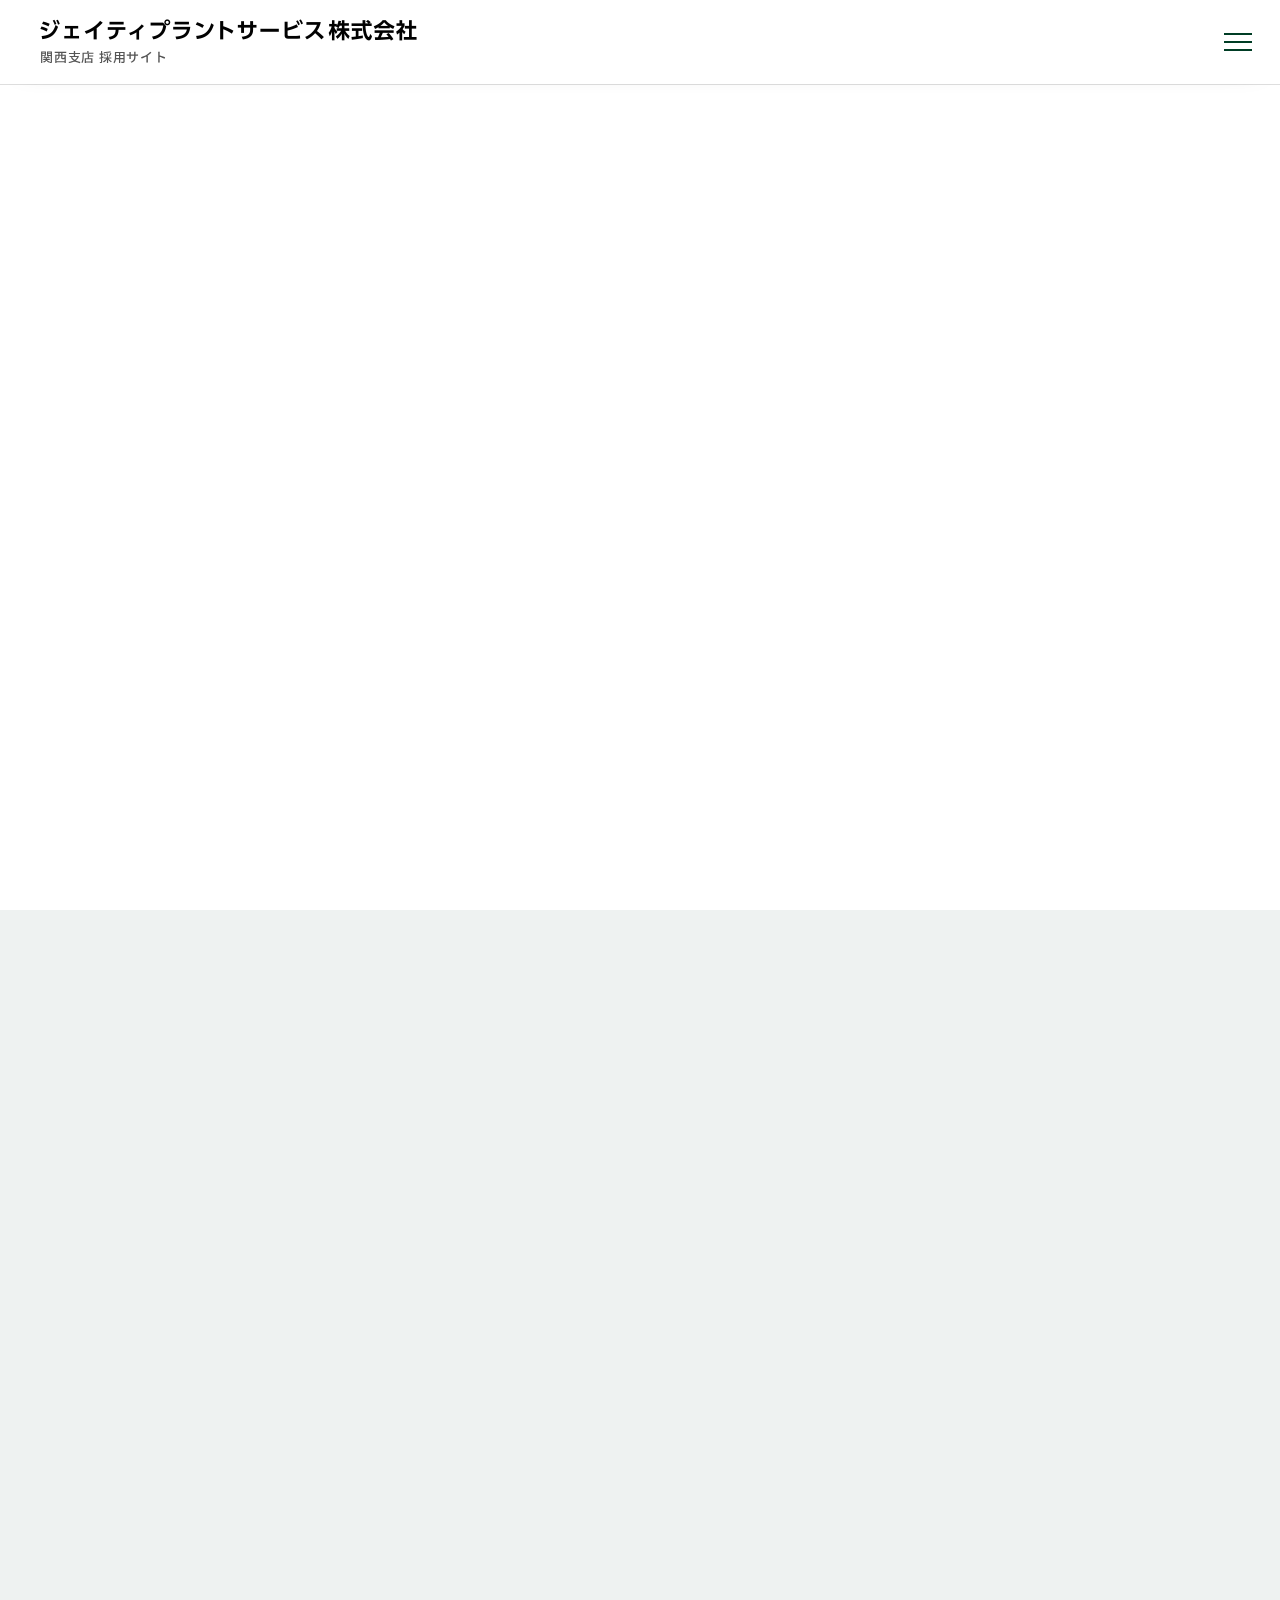
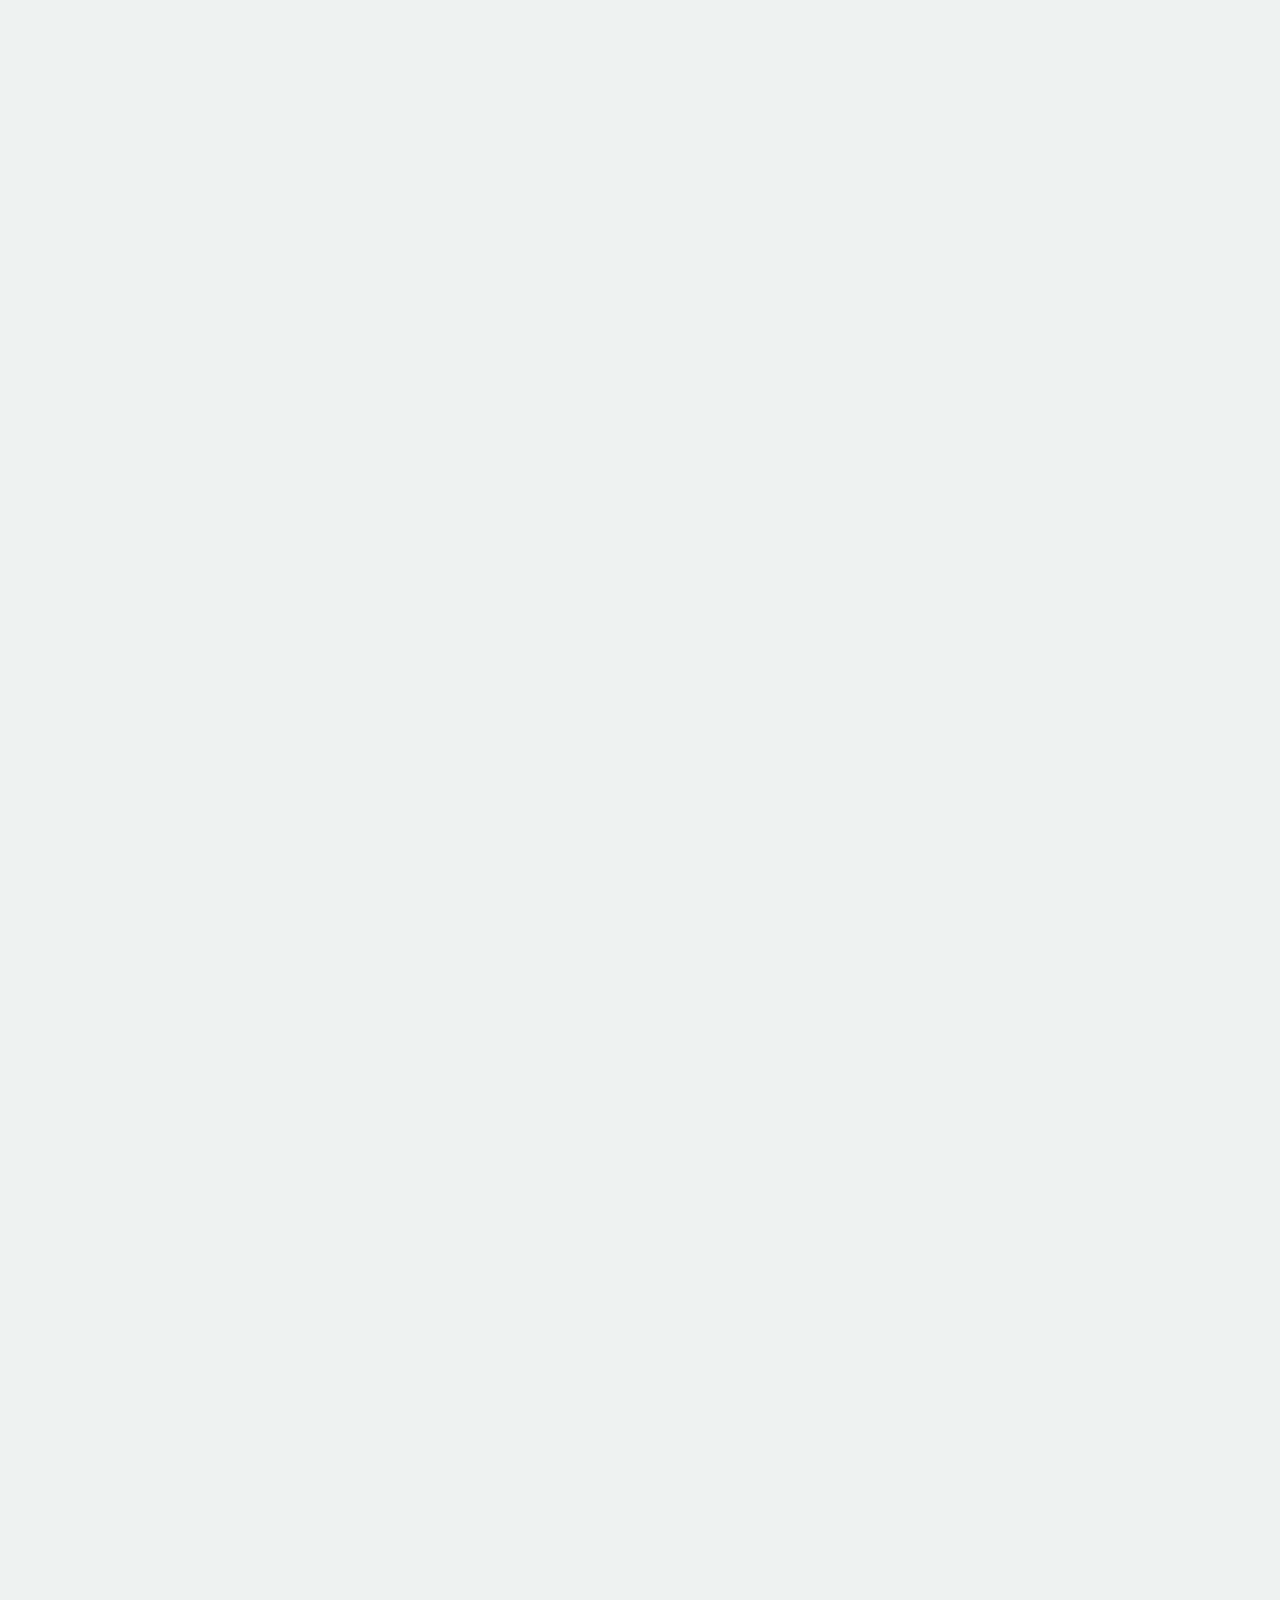
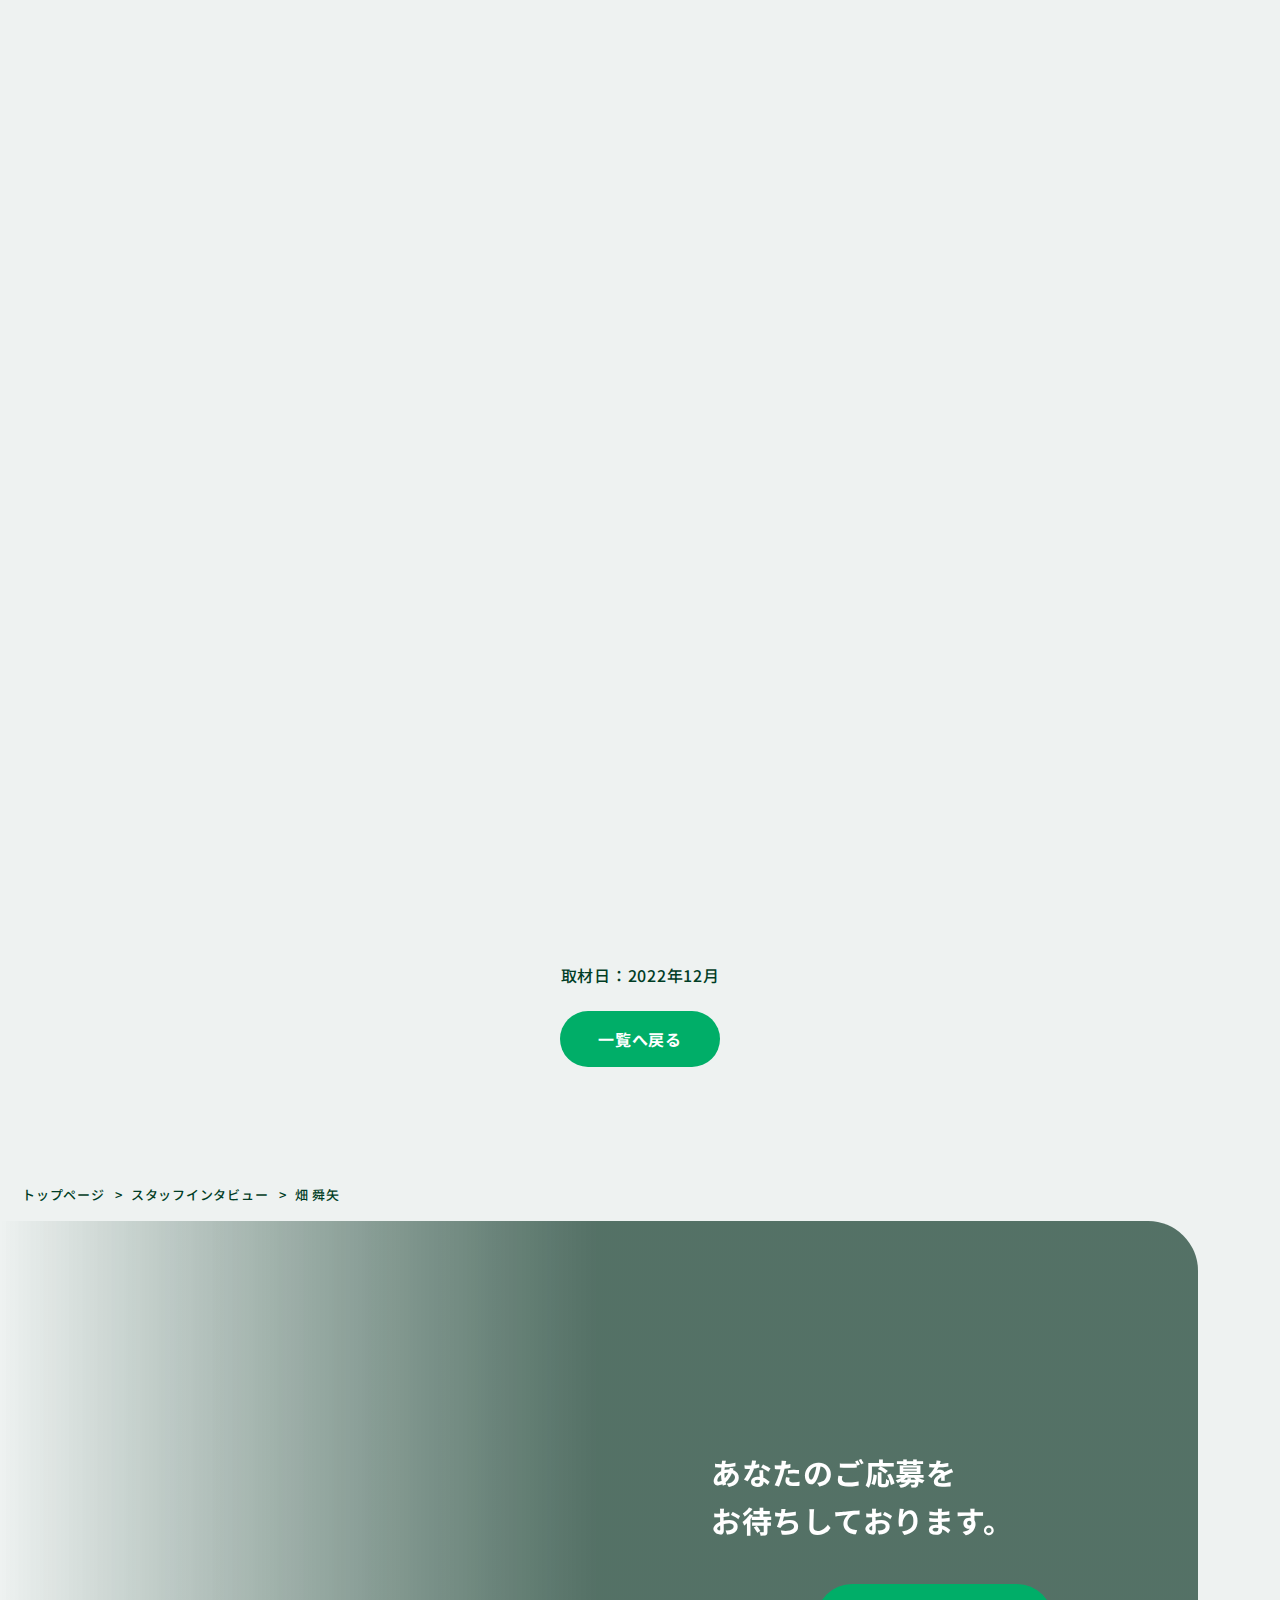
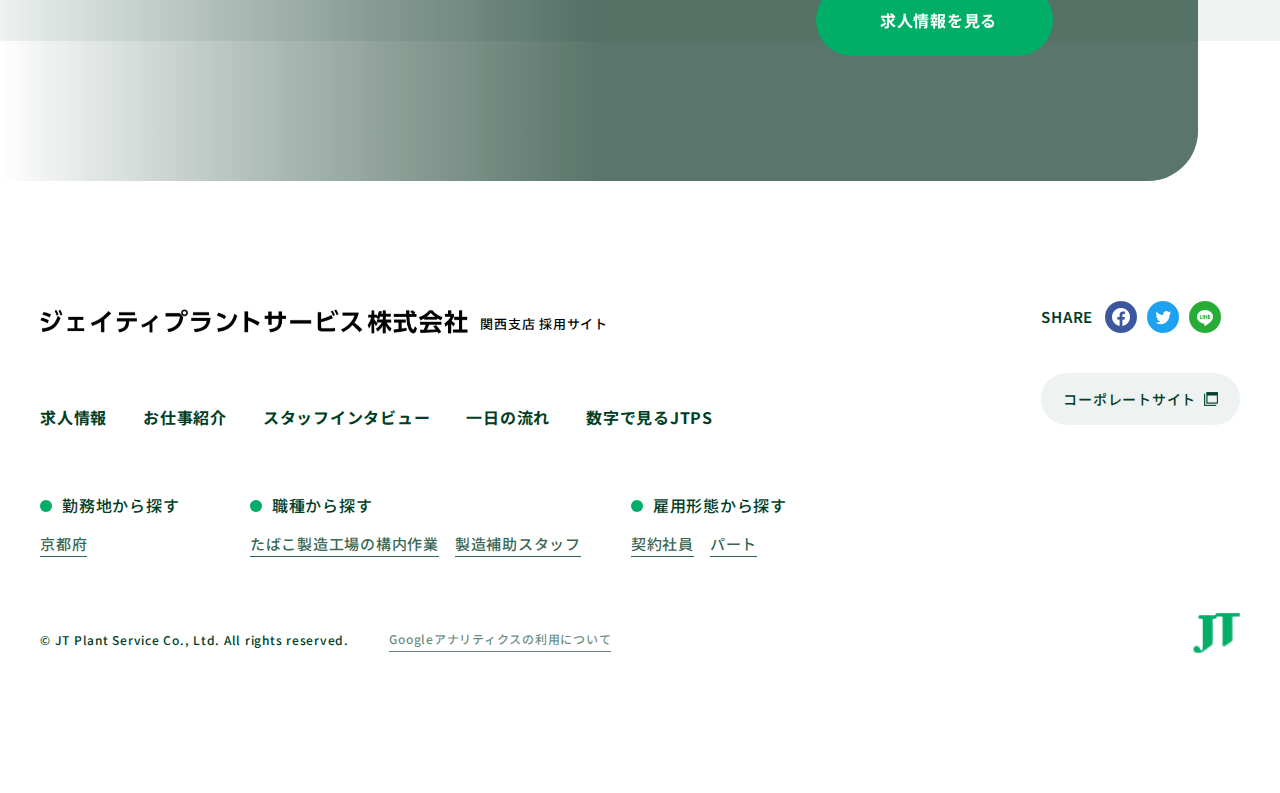
<file: interview_d.htm>
<!DOCTYPE html>
<html lang="ja">

<head prefix="og: http://ogp.me/ns# fb: http://ogp.me/ns/fb# article: http://ogp.me/ns/article#">

	<meta charset="utf-8">
	<meta name="viewport" content="width=1024">
	<script>
	 	var metalist = document.getElementsByTagName('meta');
		var ua = navigator.userAgent;
		for (var i = 0; i < metalist.length; i++) {
			var name = metalist[i].getAttribute('name');
			if (name && name.toLowerCase() === 'viewport') {
				if (ua.indexOf('iPhone') > 0 || ua.indexOf('Android') > 0 && ua.indexOf('Mobile') > 0) {
					metalist[i].setAttribute('content', 'width=device-width');
					break;
				};
			}
		}
	</script>
	<meta http-equiv="X-UA-Compatible" content="IE=edge">

	<title>ジェイティプラントサービス株式会社 関西支店 採用サイト</title>

	<meta name="description" content="">
	<meta name="keywords" content="" />
	<meta name="author" content="" />

	<meta name="robots" content="noindex" />
	<meta name="robots" content="nofollow" />
	<meta name="robots" content="noarchive" />

	<!-- SNS -->
	<meta property="og:title" content="" />
	<meta property="og:site_name" content="" />
	<meta property="og:description" content="" />
	<meta property="og:image" content="https://job-gear.jp/●/●●/●●●●●●/img/social.png" />
	<meta property="og:url" content="https://job-gear.jp/●/●●/●●●●●●/" />

	<link rel="shortcut icon" type="image/x-icon" href="https://job-gear.jp/●/●●/●●●●●●/img/favicon.ico">
	<link rel="apple-touch-icon" href="https://job-gear.jp/●/●●/●●●●●●/img/apple-touch-icon.png">

	<!-- fonts -->
	<link rel="preconnect" href="https://fonts.googleapis.com">
	<link rel="preconnect" href="https://fonts.gstatic.com" crossorigin>
	<link href="https://fonts.googleapis.com/css2?family=Cabin:wght@600;700&family=Noto+Sans+JP:wght@500;700&display=swap" rel="stylesheet">

	<!-- style -->
	<!-- 共通 -->
	<link rel="stylesheet" href="css/style.css">
	<link rel="stylesheet" href="css/add.css">

</head>

<body class="lower-interview_d">

	<!-- ハンバーガーメニュー（共通） -->
	<div class="hamburger">
		<div class="hamburger__menu">
			<div class="hamburger__menu__inner">
				<div class="hamburger__menu__logo logoTxt">
					<a href="index.htm" class="ro">
						<div class="hamburger__menu__logo__main logoTxt__main">
							<img src="img/common/logo_txt.png" alt="ジェイティプラントサービス株式会社" height="22">
						</div>
						<span class="hamburger__menu__logo__sub logoTxt__sub">関西支店 採用サイト</span>
					</a>
				</div>
				<div class="hamburger__menu__nav">
					<ul class="hamburger__menu__nav__list">
						<li class="hamburger__menu__nav__list__item">
							<a href="index.htm">HOME</a>
						</li>
						<li class="hamburger__menu__nav__list__item">
							<a href="kyujin_l.htm">求人情報</a>
						</li>
						<li class="hamburger__menu__nav__list__item">
							<a href="jobs.htm">お仕事紹介</a>
						</li>
						<li class="hamburger__menu__nav__list__item">
							<a href="interview_l.htm">スタッフインタビュー</a>
						</li>
						<li class="hamburger__menu__nav__list__item">
							<a href="oneday.htm">一日の流れ</a>
						</li>
						<li class="hamburger__menu__nav__list__item">
							<a href="data.htm">数字で見るJTPS</a>
						</li>
					</ul>
				</div>
				<div class="hamburger__menu__share">
					<p class="hd eng">SHARE</p>
					<ul class="list">
						<li class="list__item"><a href="#" class="ro"><img src="img/common/ico_facebook.png" height="32" alt="facebook"></a></li>
						<li class="list__item"><a href="#" class="ro"><img src="img/common/ico_twitter.png" height="32" alt="twitter"></a></li>
						<li class="list__item"><a href="#" class="ro"><img src="img/common/ico_line.png" height="32" alt="LINE"></a></li>
					</ul>
				</div>
			</div>
		</div>
		<div class="hamburger__menu__close">
			<span></span>
			<span></span>
		</div>
	</div>

	<div id="container">

		<!-- ヘッダー（共通） -->
		<header class="header">
			<div class="header__inner">
				<div class="header__logoTxt logoTxt">
					<a href="index.htm">
						<div class="header__logoTxt__main logoTxt__main">
							<img src="img/common/logo_txt.png" alt="ジェイティプラントサービス株式会社" height="22">
						</div>
						<span class="header__logoTxt__sub logoTxt__sub">関西支店 採用サイト</span>
					</a>
				</div>
				<nav class="header__nav">
					<ul class="header__nav__list">
						<li class="header__nav__list__item"><a href="kyujin_l.htm">求人情報</a></li>
						<li class="header__nav__list__item"><a href="jobs.htm">お仕事紹介</a></li>
						<li class="header__nav__list__item"><a href="interview_l.htm">スタッフインタビュー</a></li>
						<li class="header__nav__list__item"><a href="oneday.htm">一日の流れ</a></li>
						<li class="header__nav__list__item"><a href="data.htm">数字で見るJTPS</a></li>
					</ul>
				</nav>
				<div class="header__hamburger -hamburger">
					<span></span>
					<span></span>
					<span></span>
				</div>
			</div>
		</header>

		<!-- コンテンツ -->
		<main class="l-main">

			<!-- イントロ -->
			<section class="sec__intro">
				<div class="intro">
					<div class="intro__inner innerWrap">
						<div class="intro__main anime -fadeIn">
							<div class="txtArea">
								<h1 class="lead anime">
									温かいスタッフに成長を感じる仕事。ベストな職場で働く喜びをかみしめています。
								</h1>
								<div class="name-holder">
									<div class="name">
										<span class="kanji">畑 舜矢</span>
										<span class="hiragana">(はた しゅんや)</span>
									</div>
									<div class="info">原料加工課 / 2018年入社</div>
								</div>
								<div class="profile">
									<h3 class="head commonHead02 eng">PROFILE</h3>
									<p class="desc">
										以前はパソコン関連の企業に勤務。JTで働く妹の紹介を受け、フォークリフト免許を取得したのちジェイティプラントサービスへ入社。香料の準備や積み付け作業に従事している。入社4年目を迎えた今は、製品課の業務習得や正社員への登用を目指しスキルアップに励んでいる。
									</p>
								</div>
							</div>
							<div class="imgArea anime">
								<div class="img commonImgDeco_border -radius40">
									<img src="img/interview/d_intro01.jpg" alt="イメージ" class="ofi" loading="lazy">
								</div>
							</div>
						</div>
						<div class="intro__sub anime -fadeIn">
							<div class="intro__sub__wrap">
								<h3 class="head commonHead02 -white">入社のきっかけは？</h3>
								<p class="desc">
									以前はパソコン関連の業務に従事していました。当社の仕事を知ったのはJTで働く妹の勧めがあったからです。休日や長期連休も多かったことからプライベートを大切にできる環境なのだと確信し転職を決めました。製造業の経験はありませんでしたが、1日でも早く戦力として活躍できればと思いフォークリフトの免許を取得してから入社しました。
								</p>
							</div>
						</div>
					</div>
				</div>
			</section>
			<!-- インタビュー -->
			<section class="sec__interview">
				<div class="interview">
					<div class="interview__head">
						<div class="interview__head__inner innerWrap">
							<div class="commonHead01 -noLine">
								<span class="eng anime split -for-fadeIn">Interview</span>
								<h2 class="ja anime split -for-fadeIn">インタビュー</h2>
							</div>
						</div>
					</div>
					<div class="interview__body">
						<ul class="interview__list">
							<li class="interview__list__item anime -fadeIn">
								<div class="interview__list__item__inner innerWrap">
									<div class="imgArea">
										<div class="img commonImgDeco_border -radius54 -left">
											<img src="img/interview/d_interview01.jpg" alt="イメージ" class="ofi" loading="lazy">
										</div>
									</div>
									<div class="txtArea">
										<div class="num">01</div>
										<p class="lead">
											周囲のサポートに支えられた新人時代。進んだ道に間違いはありませんでした。
										</p>
										<p class="desc">
											入社後はまず配合作業に従事。原料供給後のBOXを畳むといったシンプルな作業からスタートし、原料となる葉っぱをはじめ味や匂いをつけるための香料の準備・運搬作業を身につけました。製造業は初めてであったものの、マニュアル等もきちんと用意されていたため実際に手を動かすと想像以上に早く習得できましたし、疑問ができたとしても先輩に尋ねればいつも丁寧に答えてくれたので壁を感じることはほとんどなかったです。もちろん入社当初は緊張や不安も少なくなかったですが、親身になってサポートしてくれたり温かく迎えて下さった上司や先輩のおかげで仕事にも職場にも早く馴染めるように。ジェイティプラントサービスを選んで正解だったと確信した瞬間でした。
										</p>
									</div>
								</div>
							</li>
							<li class="interview__list__item anime -fadeIn">
								<div class="interview__list__item__inner innerWrap">
									<div class="imgArea">
										<div class="img commonImgDeco_border -radius54 -left">
											<img src="img/interview/d_interview02.jpg" alt="イメージ" class="ofi" loading="lazy">
										</div>
									</div>
									<div class="txtArea">
										<div class="num">02</div>
										<p class="lead">
											視野が広がる分だけ喜びも増える。だから前を向き続けられます。
										</p>
										<p class="desc">
											数ヶ月前からたばこの匂いや味付けの素になる香料の準備、タンクへの積み込みといった工程を担うようになり、また一つ知識を増やすことができました。その中で感じたのは効率を考える重要性です。というのも、原料加工課で言えば積み付けや運搬の前に原料となる葉っぱを段ボールから取り出す作業や異物を除去するといった複数の工程があり、それらをこなして初めて供給できる状態になるからです。一つでも作業が遅れれば当社はもちろん製造元であるＪＴの作業にも支障をきたすことになりかねないので、常に早めの行動を心がけ、疑問は事前に解消しておくなど作業の合間の時間を極力減らせるように心がけています。4年目を迎えた今はできることや任される仕事もどんどん増え、やりがいも大きいです。もちろんプレッシャーがまったくない訳ではないですが、成長を感じる瞬間が確かにあるので頑張れるのだと思います。
										</p>
									</div>
								</div>
							</li>
							<li class="interview__list__item anime -fadeIn">
								<div class="interview__list__item__inner innerWrap">
									<div class="imgArea">
										<div class="img commonImgDeco_border -radius54 -left">
											<img src="img/interview/d_interview03.jpg" alt="イメージ" class="ofi" loading="lazy">
										</div>
									</div>
									<div class="txtArea">
										<div class="num">03</div>
										<p class="lead">
											プライベートをしっかり楽しむ時間があるから、いつも最大限の力を発揮できます。
										</p>
										<p class="desc">
											スタッフとの関係性だけでなく当社の自慢はたくさんあります。その中でも特に大きな魅力につながっているのは、プライベートの時間がしっかり取れることです。みんなが作業を熟知しており退勤時間になれば次の作業者へ引き継げる体制ができているため、残業はほとんどありません。実際にジェイティプラントサービスで働き始めてからは自分の時間や連休も増え、心のゆとりを感じやすくなりました。2022年の年末には11日間の休みもあるので今から楽しみです。プライベートを思いっきり楽しみながら仕事に専念する。そんな環境が自分には合っていますし、オフを楽しむ時間があるから仕事も全力で取り組めます。今後は原料加工課だけでなく製品課の知識も身につけながら、会社やスタッフに貢献できる人へ成長して正社員への登用という目標を叶えていきたいですね。
										</p>
									</div>
								</div>
							</li>
						</ul>
					</div>

				</div>
			</section>
			<!-- 一日の流れ -->
			<section class="sec__oneday anime -fadeIn">
				<div class="oneday">
					<div class="oneday__inner innerWrap">
						<div class="oneday__wrap">
							<div class="oneday__head">
								<div class="commonHead01 -noLine -center">
									<span class="eng anime split -for-fadeIn">One day</span>
									<!-- 230208 matsubara 一日の流れ → とある一日の流れ 変更↓ -->
									<h2 class="ja anime split -for-fadeIn">とある一日の流れ</h2>
									<!-- 230208 matsubara 一日の流れ → とある一日の流れ 変更↑ -->
								</div>
							</div>
							<div class="oneday__body">
								<ul class="oneday__list">
									<li class="oneday__list__item">
										<span class="time">00:00</span>
										<div class="todo">
											<p class="term">出勤</p>
											<p class="desc">朝礼へ参加し、前日の作業状況や連絡事項を確認します。</p>
										</div>
									</li>
									<li class="oneday__list__item">
										<span class="time">6:00</span>
										<div class="todo">
											<p class="term">構内作業</p>
											<p class="desc">フォークリフトで香料の積み付けやタンクへの補充を行います。作業は香料を積み付ける人と補充する人との2人一組で行うことが原則です。</p>
										</div>
									</li>
									<li class="oneday__list__item">
										<span class="time">8:15</span>
										<div class="todo">
											<p class="term">小休憩</p>
											<p class="desc">詰め所で同僚と話をしながらリフレッシュします。</p>
										</div>
									</li>
									<li class="oneday__list__item">
										<span class="time">8:30</span>
										<div class="todo">
											<p class="term">作業再開</p>
											<p class="desc">再び積み付け作業や補充作業を進めます。ペアを組むスタッフは3～6ヵ月に1度のペースで変わります。</p>
										</div>
									</li>
									<li class="oneday__list__item">
										<span class="time">11:00</span>
										<div class="todo">
											<p class="term">昼休憩</p>
											<p class="desc">食堂でランチを食べた後は、午後に備えて休息を取ります。</p>
										</div>
									</li>
									<li class="oneday__list__item">
										<span class="time">11:30</span>
										<div class="todo">
											<p class="term">構内作業</p>
											<p class="desc">当日分の積み付けを行いつつ、翌日の出荷に備えた準備や配合工程の応援に入ることもあります。</p>
										</div>
									</li>
									<li class="oneday__list__item">
										<span class="time">13:58</span>
										<div class="todo">
											<p class="term">退勤</p>
											<p class="desc">遅番のスタッフへ引き継ぎを行い、退勤です。お疲れさまでした！</p>
										</div>
									</li>
								</ul>
								<!-- 230208 matsubara 追加↓ -->
								<p class="annotation">※勤務は①5:51～②13:43～③21:40～の三交替制です。</p>
								<!-- 230208 matsubara 追加↑ -->
							</div>
							<div class="oneday__bg"></div>
						</div>
					</div>
				</div>
			</section>
			<!-- あなたへメッセージ -->
			<section class="sec__message anime -fadeIn">
				<div class="message">
					<div class="message__inner innerWrap">
						<div class="message__wrap">
							<div class="txtArea">
								<div class="commonHead01 -noLine">
									<span class="eng anime split -for-fadeIn">Message</span>
									<h2 class="ja anime split -for-fadeIn">あなたへメッセージ</h2>
								</div>
								<p class="txt">
									原料加工課は作業の大半でリフトを使うため体力の負担がほとんどありません。免許を持っていない方も資格取得支援制度があるので安心です。また、夜勤がないので夜にぐっすり眠れるのも魅力の一つだと思います。私のように構内作業や製造業の仕事が初めての方も前向きに働ける環境なので、ぜひご応募ください。
								</p>
							</div>
							<div class="imgArea">
								<img src="img/interview/d_message01.jpg" alt="イメージ" class="ofi" loading="lazy">
							</div>
						</div>
					</div>
				</div>
			</section>

			<div class="interview-date">取材日：2022年12月</div>
			<div class="commonBtn01">
				<a href="interview_l.htm">
					<span class="txt">一覧へ戻る</span>
				</a>
			</div>

		</main>

		<!-- パンくずリスト（下層共通） -->
		<div class="breadcrumb">
			<div class="breadcrumb__inner">
				<ol class="breadcrumb__list">
					<li class="breadcrumb__list__item">
						<a href="index.htm"><span>トップページ</span></a>
					</li>
					<li class="breadcrumb__list__item">
						<a href="interview_l.htm"><span>スタッフインタビュー</span></a>
					</li>
					<li class="breadcrumb__list__item">畑 舜矢</li>
				</ol>
			</div>
		</div>

		<!-- リクルート（共通） -->
		<section class="sec__recruit">
			<div class="recruit">
				<div class="recruit__bg">
					<img src="img/common/recruit_bg.jpg" alt="イメージ" class="ofi" loading="lazy">
				</div>
				<div class="recruit__inner innerWrap">
					<div class="txtArea">
						<div class="commonHead01 -white -lineGreen">
							<span class="eng anime split -for-fadeIn">Recruit</span>
							<h2 class="ja anime split -for-fadeIn">求人情報</h2>
						</div>
						<p class="lead">
							あなたのご応募を<br>
							お待ちしております。
						</p>
						<div class="commonBtn01 -large">
							<a href="kyujin_l.htm">
								<span class="icon">
									<img src="img/common/ico_jobsearch_white.png" alt="アイコン" loading="lazy" height="20">
								</span>
								<span class="txt">求人情報を見る</span>
							</a>
						</div>
					</div>
				</div>
			</div>
		</section>

		<!-- フッター（共通） -->
		<footer class="footer">
			<div class="footer__inner innerWrap">
				<div class="footer__main">
					<div class="footer__logoTxt logoTxt">
						<a href="index.htm">
							<div class="logoTxt__main">
								<img src="img/common/logo_txt.png" alt="ジェイティプラントサービス株式会社" height="25">
							</div>
							<span class="logoTxt__sub">関西支店 採用サイト</span>
						</a>
					</div>
					<nav class="footer__nav">
						<ul class="footer__nav__list">
							<li class="footer__nav__list__item"><a href="kyujin_l.htm">求人情報</a></li>
							<li class="footer__nav__list__item"><a href="jobs.htm">お仕事紹介</a></li>
							<li class="footer__nav__list__item"><a href="interview_l.htm">スタッフインタビュー</a></li>
							<li class="footer__nav__list__item"><a href="oneday.htm">一日の流れ</a></li>
							<li class="footer__nav__list__item"><a href="data.htm">数字で見るJTPS</a></li>
						</ul>
					</nav>
					<div class="footer__jobSearch">
						<div class="footer__jobSearch__item">
							<div class="head">勤務地から探す</div>
							<ul class="list">
								<li class="list__item"><a href="#">京都府</a></li>
							</ul>
						</div>
						<div class="footer__jobSearch__item">
							<div class="head">職種から探す</div>
							<ul class="list">
								<li class="list__item"><a href="#">たばこ製造工場の構内作業</a></li>
								<li class="list__item"><a href="#">製造補助スタッフ</a></li>
							</ul>
						</div>
						<div class="footer__jobSearch__item">
							<div class="head">雇用形態から探す</div>
							<ul class="list">
								<li class="list__item"><a href="#">契約社員</a></li>
								<li class="list__item"><a href="#">パート</a></li>
							</ul>
						</div>
					</div>
					<div class="footer__wrap">
						<div class="footer__cr">&copy; JT Plant Service Co., Ltd. All rights reserved.</div>
						<div class="footer__ga">
							<a href="#">Googleアナリティクスの利用について</a>
						</div>
					</div>
				</div>
				<div class="footer__sub">
					<div class="wrap">
						<div class="footer__sns">
							<div class="head">SHARE</div>
							<ul class="list">
								<li class="list__item">
									<a href="#">
										<img src="img/common/ico_facebook.png" alt="アイコン" height="32">
									</a>
								</li>
								<li class="list__item">
									<a href="#">
										<img src="img/common/ico_twitter.png" alt="アイコン" height="32">
									</a>
								</li>
								<li class="list__item">
									<a href="#">
										<img src="img/common/ico_line.png" alt="アイコン" height="32">
									</a>
								</li>
							</ul>
						</div>
						<div class="footer__corporate">
							<a href="#">
								<span class="txt">コーポレートサイト</span>
								<span class="icon">
									<img src="img/common/ico_external.png" alt="アイコン" height="14">
								</span>
							</a>
						</div>
					</div>
					<div class="footer__logo">
						<img src="img/common/logo.png" alt="ひとのときを、想う。JT" height="40">
					</div>
				</div>
			</div>
		</footer>

		<!-- ページトップ（共通） -->
		<span class="pagetop">
			<a href="#container">
				<img src="img/common/pagetop.png" height="94" alt="PAGETOP">
			</a>
		</span>

	</div>

	<!-- JavaScript -->
	<!-- 共通スクリプト -->
	<script src="js/vendor/jquery-3.4.1.min.js"></script>
	<script src="js/vendor/intersection-observer.js"></script>
	<script src="js/vendor/ofi.min.js"></script>
	<script src="js/script.js"></script>
	<!-- [!] 固有スクリプト -->
	<script src="js/interview.js"></script>

</body>
</html>
</file>
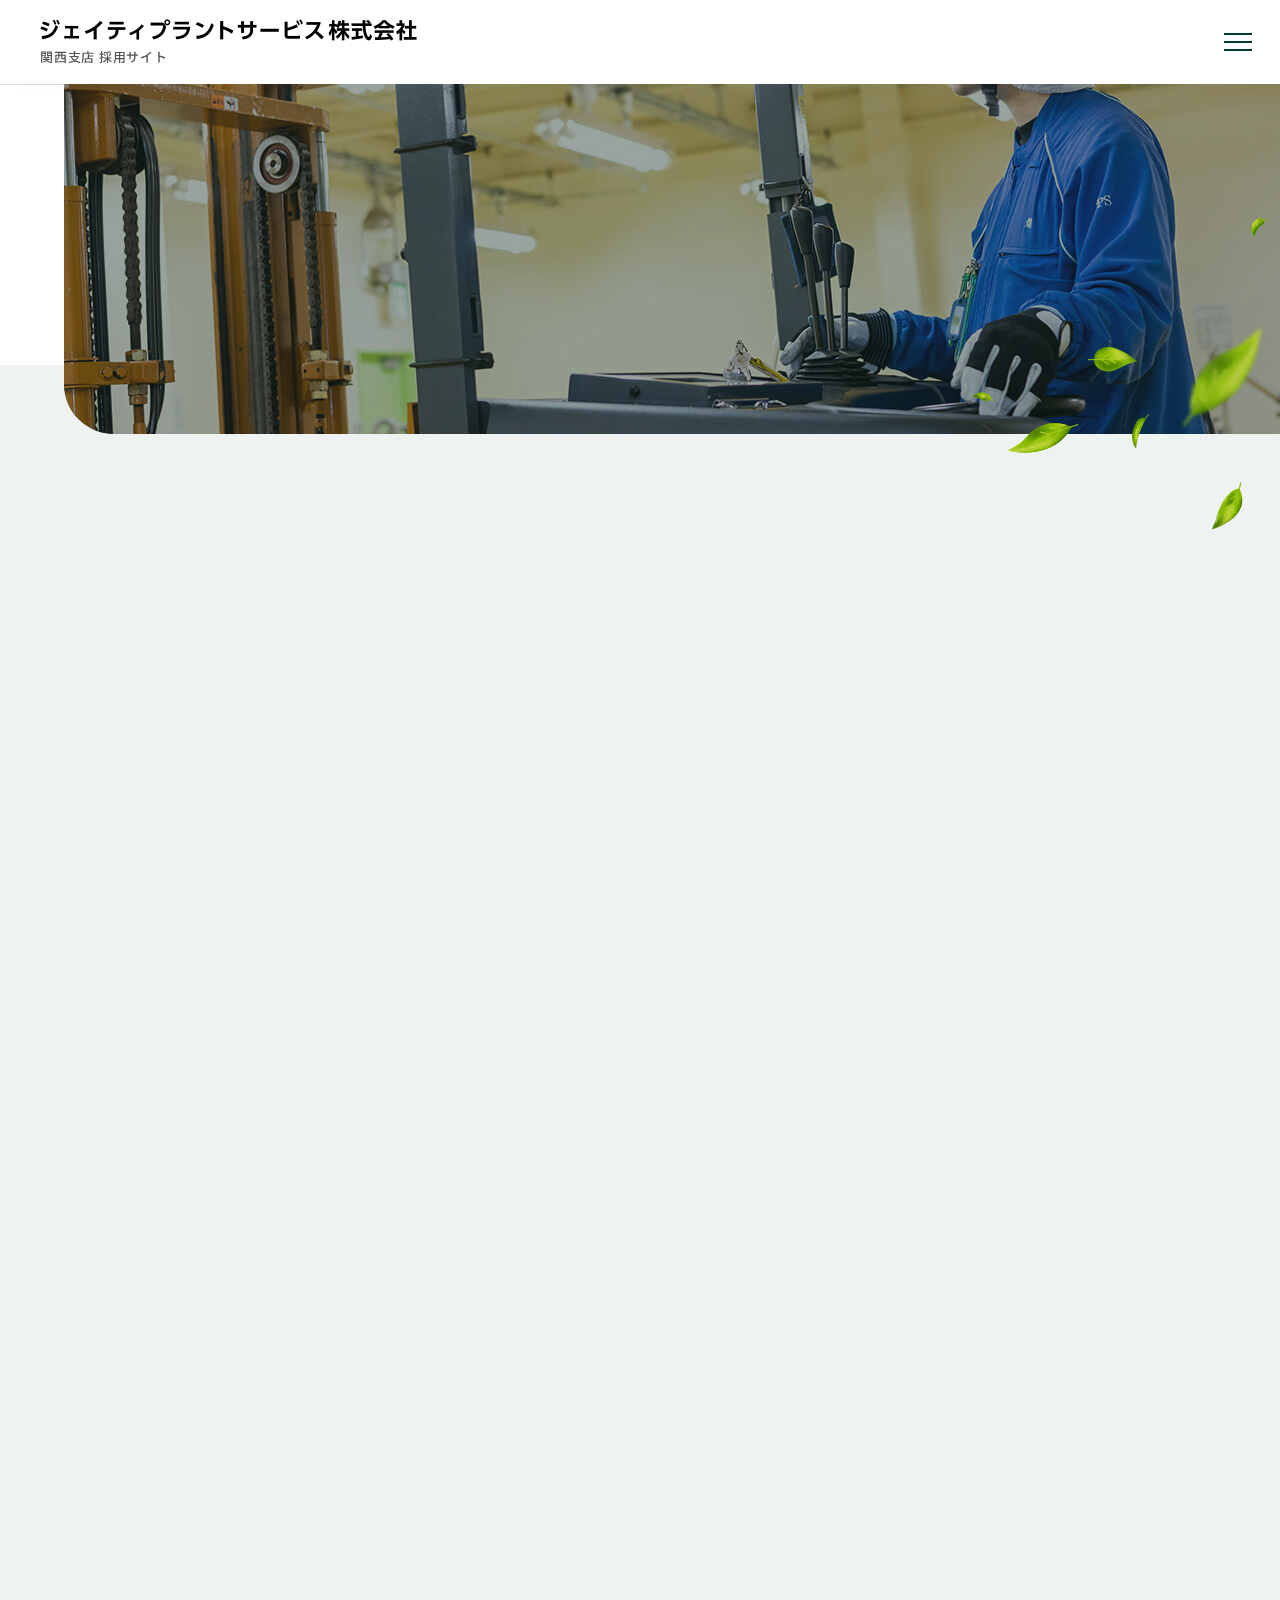
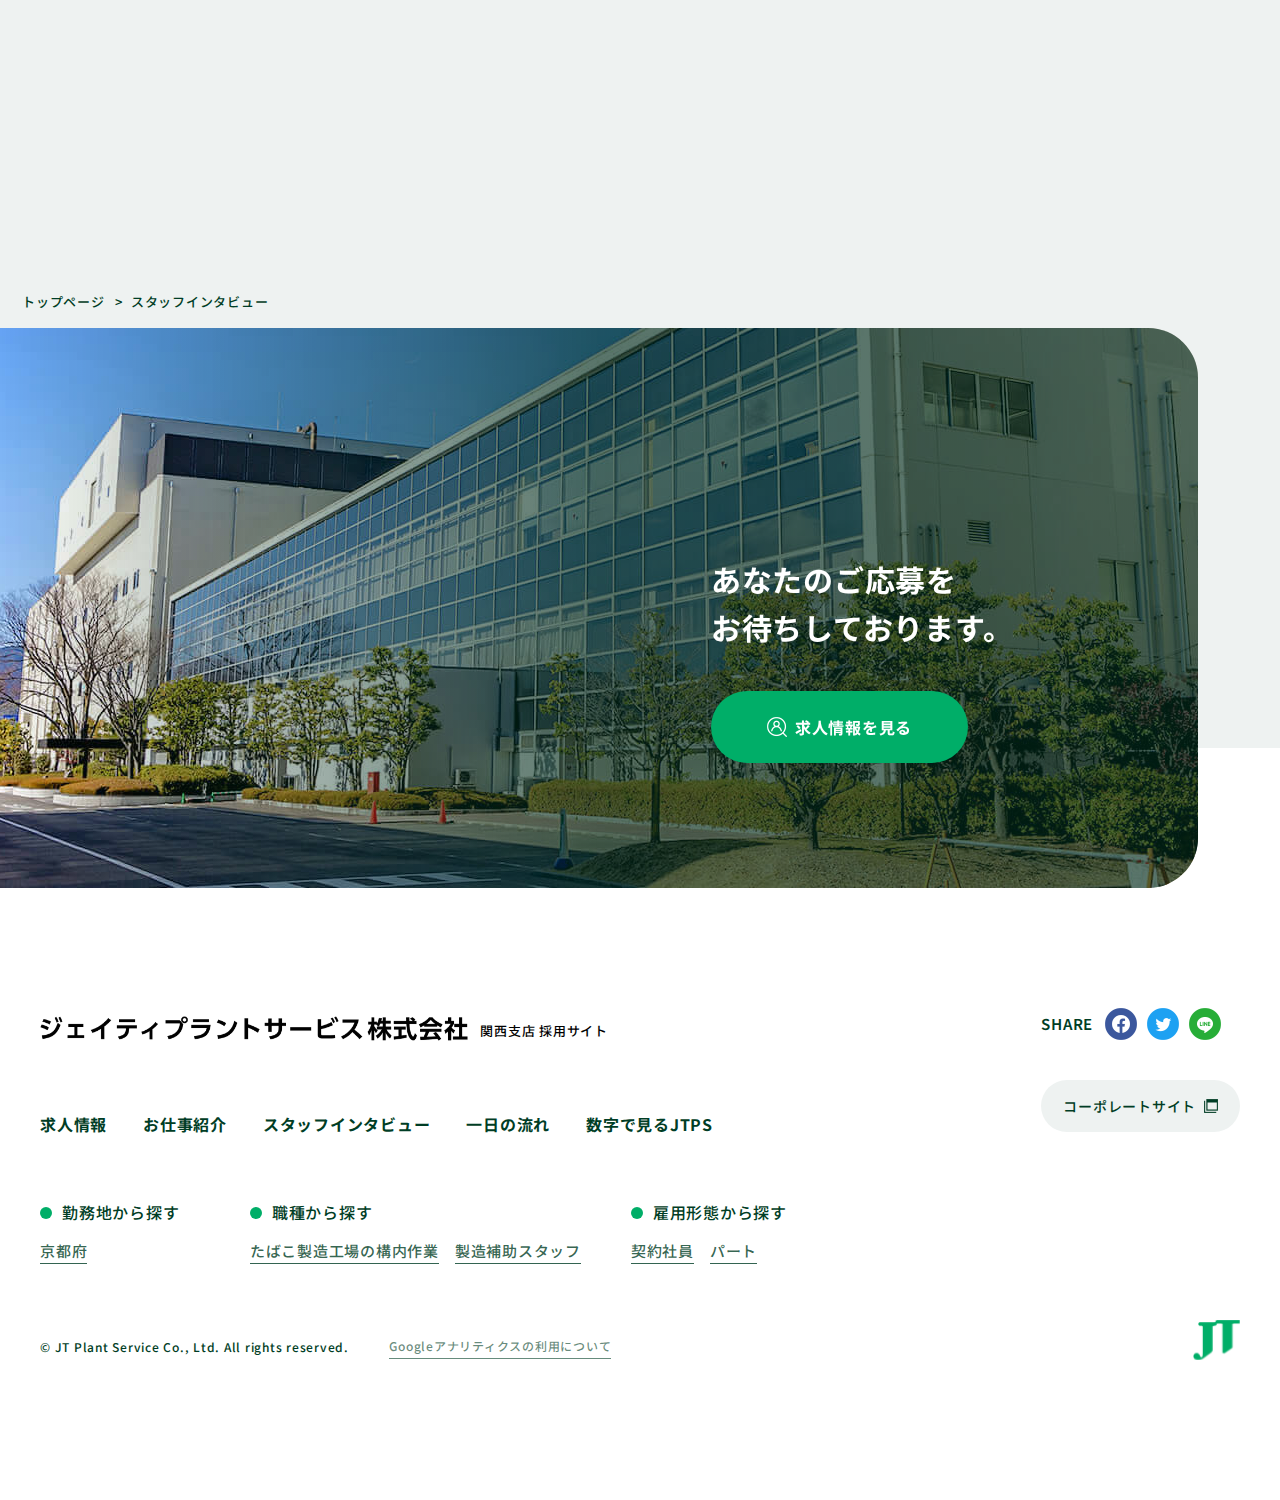
<file: interview_l.htm>
<!DOCTYPE html>
<html lang="ja">

<head prefix="og: http://ogp.me/ns# fb: http://ogp.me/ns/fb# article: http://ogp.me/ns/article#">

	<meta charset="utf-8">
	<meta name="viewport" content="width=1024">
	<script>
	 	var metalist = document.getElementsByTagName('meta');
		var ua = navigator.userAgent;
		for (var i = 0; i < metalist.length; i++) {
			var name = metalist[i].getAttribute('name');
			if (name && name.toLowerCase() === 'viewport') {
				if (ua.indexOf('iPhone') > 0 || ua.indexOf('Android') > 0 && ua.indexOf('Mobile') > 0) {
					metalist[i].setAttribute('content', 'width=device-width');
					break;
				};
			}
		}
	</script>
	<meta http-equiv="X-UA-Compatible" content="IE=edge">

	<title>ジェイティプラントサービス株式会社 関西支店 採用サイト</title>

	<meta name="description" content="">
	<meta name="keywords" content="" />
	<meta name="author" content="" />

	<meta name="robots" content="noindex" />
	<meta name="robots" content="nofollow" />
	<meta name="robots" content="noarchive" />

	<!-- SNS -->
	<meta property="og:title" content="" />
	<meta property="og:site_name" content="" />
	<meta property="og:description" content="" />
	<meta property="og:image" content="https://job-gear.jp/●/●●/●●●●●●/img/social.png" />
	<meta property="og:url" content="https://job-gear.jp/●/●●/●●●●●●/" />

	<link rel="shortcut icon" type="image/x-icon" href="https://job-gear.jp/●/●●/●●●●●●/img/favicon.ico">
	<link rel="apple-touch-icon" href="https://job-gear.jp/●/●●/●●●●●●/img/apple-touch-icon.png">

	<!-- fonts -->
	<link rel="preconnect" href="https://fonts.googleapis.com">
	<link rel="preconnect" href="https://fonts.gstatic.com" crossorigin>
	<link href="https://fonts.googleapis.com/css2?family=Cabin:wght@600;700&family=Noto+Sans+JP:wght@500;700&display=swap" rel="stylesheet">

	<!-- style -->
	<!-- 共通 -->
	<link rel="stylesheet" href="css/style.css">
	<link rel="stylesheet" href="css/add.css">

</head>

<body class="lower-interview_l">

	<!-- ハンバーガーメニュー（共通） -->
	<div class="hamburger">
		<div class="hamburger__menu">
			<div class="hamburger__menu__inner">
				<div class="hamburger__menu__logo logoTxt">
					<a href="index.htm" class="ro">
						<div class="hamburger__menu__logo__main logoTxt__main">
							<img src="img/common/logo_txt.png" alt="ジェイティプラントサービス株式会社" height="22">
						</div>
						<span class="hamburger__menu__logo__sub logoTxt__sub">関西支店 採用サイト</span>
					</a>
				</div>
				<div class="hamburger__menu__nav">
					<ul class="hamburger__menu__nav__list">
						<li class="hamburger__menu__nav__list__item">
							<a href="index.htm">HOME</a>
						</li>
						<li class="hamburger__menu__nav__list__item">
							<a href="kyujin_l.htm">求人情報</a>
						</li>
						<li class="hamburger__menu__nav__list__item">
							<a href="jobs.htm">お仕事紹介</a>
						</li>
						<li class="hamburger__menu__nav__list__item">
							<a href="interview_l.htm">スタッフインタビュー</a>
						</li>
						<li class="hamburger__menu__nav__list__item">
							<a href="oneday.htm">一日の流れ</a>
						</li>
						<li class="hamburger__menu__nav__list__item">
							<a href="data.htm">数字で見るJTPS</a>
						</li>
					</ul>
				</div>
				<div class="hamburger__menu__share">
					<p class="hd eng">SHARE</p>
					<ul class="list">
						<li class="list__item"><a href="#" class="ro"><img src="img/common/ico_facebook.png" height="32" alt="facebook"></a></li>
						<li class="list__item"><a href="#" class="ro"><img src="img/common/ico_twitter.png" height="32" alt="twitter"></a></li>
						<li class="list__item"><a href="#" class="ro"><img src="img/common/ico_line.png" height="32" alt="LINE"></a></li>
					</ul>
				</div>
			</div>
		</div>
		<div class="hamburger__menu__close">
			<span></span>
			<span></span>
		</div>
	</div>

	<div id="container">

		<!-- ヘッダー（共通） -->
		<header class="header">
			<div class="header__inner">
				<div class="header__logoTxt logoTxt">
					<a href="index.htm">
						<div class="header__logoTxt__main logoTxt__main">
							<img src="img/common/logo_txt.png" alt="ジェイティプラントサービス株式会社" height="22">
						</div>
						<span class="header__logoTxt__sub logoTxt__sub">関西支店 採用サイト</span>
					</a>
				</div>
				<nav class="header__nav">
					<ul class="header__nav__list">
						<li class="header__nav__list__item"><a href="kyujin_l.htm">求人情報</a></li>
						<li class="header__nav__list__item"><a href="jobs.htm">お仕事紹介</a></li>
						<li class="header__nav__list__item"><a href="interview_l.htm">スタッフインタビュー</a></li>
						<li class="header__nav__list__item"><a href="oneday.htm">一日の流れ</a></li>
						<li class="header__nav__list__item"><a href="data.htm">数字で見るJTPS</a></li>
					</ul>
				</nav>
				<div class="header__hamburger -hamburger">
					<span></span>
					<span></span>
					<span></span>
				</div>
			</div>
		</header>

		<!-- ページヘッダー（下層共通） -->
		<div class="pageHeader">
			<div class="pageHeader__wrap">
				<div class="pageHeader__ttl">
					<span class="eng anime split -for-fadeIn">Interview</span>
					<h1 class="ja anime split -for-fadeIn">スタッフインタビュー</h1>
				</div>
				<div class="pageHeader__img"></div>
			</div>
		</div>

		<!-- コンテンツ -->
		<main class="l-main">
			<div class="interview">
				<div class="interview__inner innerWrap">
					<ul class="interview__cardList">
						<!-- [!] ループ ↓ -->
						<li class="interview__cardList__item interviewCard anime -fadeIn">
							<a href="interview_d.htm">
                <div class="imgArea">
                  <span class="num">01</span>
                  <div class="img">
                    <img src="img/interview/interview01.jpg" alt="イメージ" class="ofi" width="320" height="400" loading="lazy">
                  </div>
                </div>
                <div class="txtArea">
                  <p class="lead">
                    ダミー）とにかく環境のいい職場を探していました
                  </p>
                  <span class="info">名前 太郎／2020年入社</span>
                </div>
              </a>
						</li>
						<li class="interview__cardList__item interviewCard anime -fadeIn">
							<a href="interview_d.htm">
                <div class="imgArea">
                  <span class="num">02</span>
                  <div class="img">
                    <img src="img/interview/interview02.jpg" alt="イメージ" class="ofi" width="320" height="400" loading="lazy">
                  </div>
                </div>
                <div class="txtArea">
                  <p class="lead">
                    ダミー）チャンスに恵まれて続けてきた挑戦が成長につながりました。
                  </p>
                  <span class="info">名前 次郎／2020年入社</span>
                </div>
              </a>
						</li>
						<li class="interview__cardList__item interviewCard anime -fadeIn">
							<a href="interview_d.htm">
                <div class="imgArea">
                  <span class="num">03</span>
                  <div class="img">
                    <img src="img/interview/interview03.jpg" alt="イメージ" class="ofi" width="320" height="400" loading="lazy">
                  </div>
                </div>
                <div class="txtArea">
                  <p class="lead">
                    温かいスタッフに成長を感じる仕事。ベストな職場で働く喜びをかみしめています。
                  </p>
                  <span class="info">畑 舜矢／2020年入社</span>
                </div>
              </a>
						</li>
						<li class="interview__cardList__item interviewCard anime -fadeIn">
							<a href="interview_d.htm">
                <div class="imgArea">
                  <span class="num">04</span>
                  <div class="img">
                    <img src="img/interview/interview04.jpg" alt="イメージ" class="ofi" width="320" height="400" loading="lazy">
                  </div>
                </div>
                <div class="txtArea">
                  <p class="lead">
                    ダミー）誰かが必ずサポートしてくれる環境です。
                  </p>
                  <span class="info">田中 次郎／2020年入社</span>
                </div>
              </a>
						</li>
						<!-- [!] ループ ↑ -->
					</ul>
				</div>
			</div>
		</main>

		<!-- パンくずリスト（下層共通） -->
		<div class="breadcrumb">
			<div class="breadcrumb__inner">
				<ol class="breadcrumb__list">
					<li class="breadcrumb__list__item">
						<a href="index.htm"><span>トップページ</span></a>
					</li>
					<li class="breadcrumb__list__item">スタッフインタビュー</li>
				</ol>
			</div>
		</div>

		<!-- リクルート（共通） -->
		<section class="sec__recruit">
			<div class="recruit">
				<div class="recruit__bg">
					<img src="img/common/recruit_bg.jpg" alt="イメージ" class="ofi" loading="lazy">
				</div>
				<div class="recruit__inner innerWrap">
					<div class="txtArea">
						<div class="commonHead01 -white -lineGreen">
							<span class="eng anime split -for-fadeIn">Recruit</span>
							<h2 class="ja anime split -for-fadeIn">求人情報</h2>
						</div>
						<p class="lead">
							あなたのご応募を<br>
							お待ちしております。
						</p>
						<div class="commonBtn01 -large">
							<a href="kyujin_l.htm">
								<span class="icon">
									<img src="img/common/ico_jobsearch_white.png" alt="アイコン" loading="lazy" height="20">
								</span>
								<span class="txt">求人情報を見る</span>
							</a>
						</div>
					</div>
				</div>
			</div>
		</section>

		<!-- フッター（共通） -->
		<footer class="footer">
			<div class="footer__inner innerWrap">
				<div class="footer__main">
					<div class="footer__logoTxt logoTxt">
						<a href="index.htm">
							<div class="logoTxt__main">
								<img src="img/common/logo_txt.png" alt="ジェイティプラントサービス株式会社" height="25">
							</div>
							<span class="logoTxt__sub">関西支店 採用サイト</span>
						</a>
					</div>
					<nav class="footer__nav">
						<ul class="footer__nav__list">
							<li class="footer__nav__list__item"><a href="kyujin_l.htm">求人情報</a></li>
							<li class="footer__nav__list__item"><a href="jobs.htm">お仕事紹介</a></li>
							<li class="footer__nav__list__item"><a href="interview_l.htm">スタッフインタビュー</a></li>
							<li class="footer__nav__list__item"><a href="oneday.htm">一日の流れ</a></li>
							<li class="footer__nav__list__item"><a href="data.htm">数字で見るJTPS</a></li>
						</ul>
					</nav>
					<div class="footer__jobSearch">
						<div class="footer__jobSearch__item">
							<div class="head">勤務地から探す</div>
							<ul class="list">
								<li class="list__item"><a href="#">京都府</a></li>
							</ul>
						</div>
						<div class="footer__jobSearch__item">
							<div class="head">職種から探す</div>
							<ul class="list">
								<li class="list__item"><a href="#">たばこ製造工場の構内作業</a></li>
								<li class="list__item"><a href="#">製造補助スタッフ</a></li>
							</ul>
						</div>
						<div class="footer__jobSearch__item">
							<div class="head">雇用形態から探す</div>
							<ul class="list">
								<li class="list__item"><a href="#">契約社員</a></li>
								<li class="list__item"><a href="#">パート</a></li>
							</ul>
						</div>
					</div>
					<div class="footer__wrap">
						<div class="footer__cr">&copy; JT Plant Service Co., Ltd. All rights reserved.</div>
						<div class="footer__ga">
							<a href="#">Googleアナリティクスの利用について</a>
						</div>
					</div>
				</div>
				<div class="footer__sub">
					<div class="wrap">
						<div class="footer__sns">
							<div class="head">SHARE</div>
							<ul class="list">
								<li class="list__item">
									<a href="#">
										<img src="img/common/ico_facebook.png" alt="アイコン" height="32">
									</a>
								</li>
								<li class="list__item">
									<a href="#">
										<img src="img/common/ico_twitter.png" alt="アイコン" height="32">
									</a>
								</li>
								<li class="list__item">
									<a href="#">
										<img src="img/common/ico_line.png" alt="アイコン" height="32">
									</a>
								</li>
							</ul>
						</div>
						<div class="footer__corporate">
							<a href="#">
								<span class="txt">コーポレートサイト</span>
								<span class="icon">
									<img src="img/common/ico_external.png" alt="アイコン" height="14">
								</span>
							</a>
						</div>
					</div>
					<div class="footer__logo">
						<img src="img/common/logo.png" alt="ひとのときを、想う。JT" height="40">
					</div>
				</div>
			</div>
		</footer>

		<!-- ページトップ（共通） -->
		<span class="pagetop">
			<a href="#container">
				<img src="img/common/pagetop.png" height="94" alt="PAGETOP">
			</a>
		</span>

	</div>

	<!-- JavaScript -->
	<!-- 共通スクリプト -->
	<script src="js/vendor/jquery-3.4.1.min.js"></script>
	<script src="js/vendor/intersection-observer.js"></script>
	<script src="js/vendor/ofi.min.js"></script>
	<script src="js/script.js"></script>

</body>
</html>
</file>
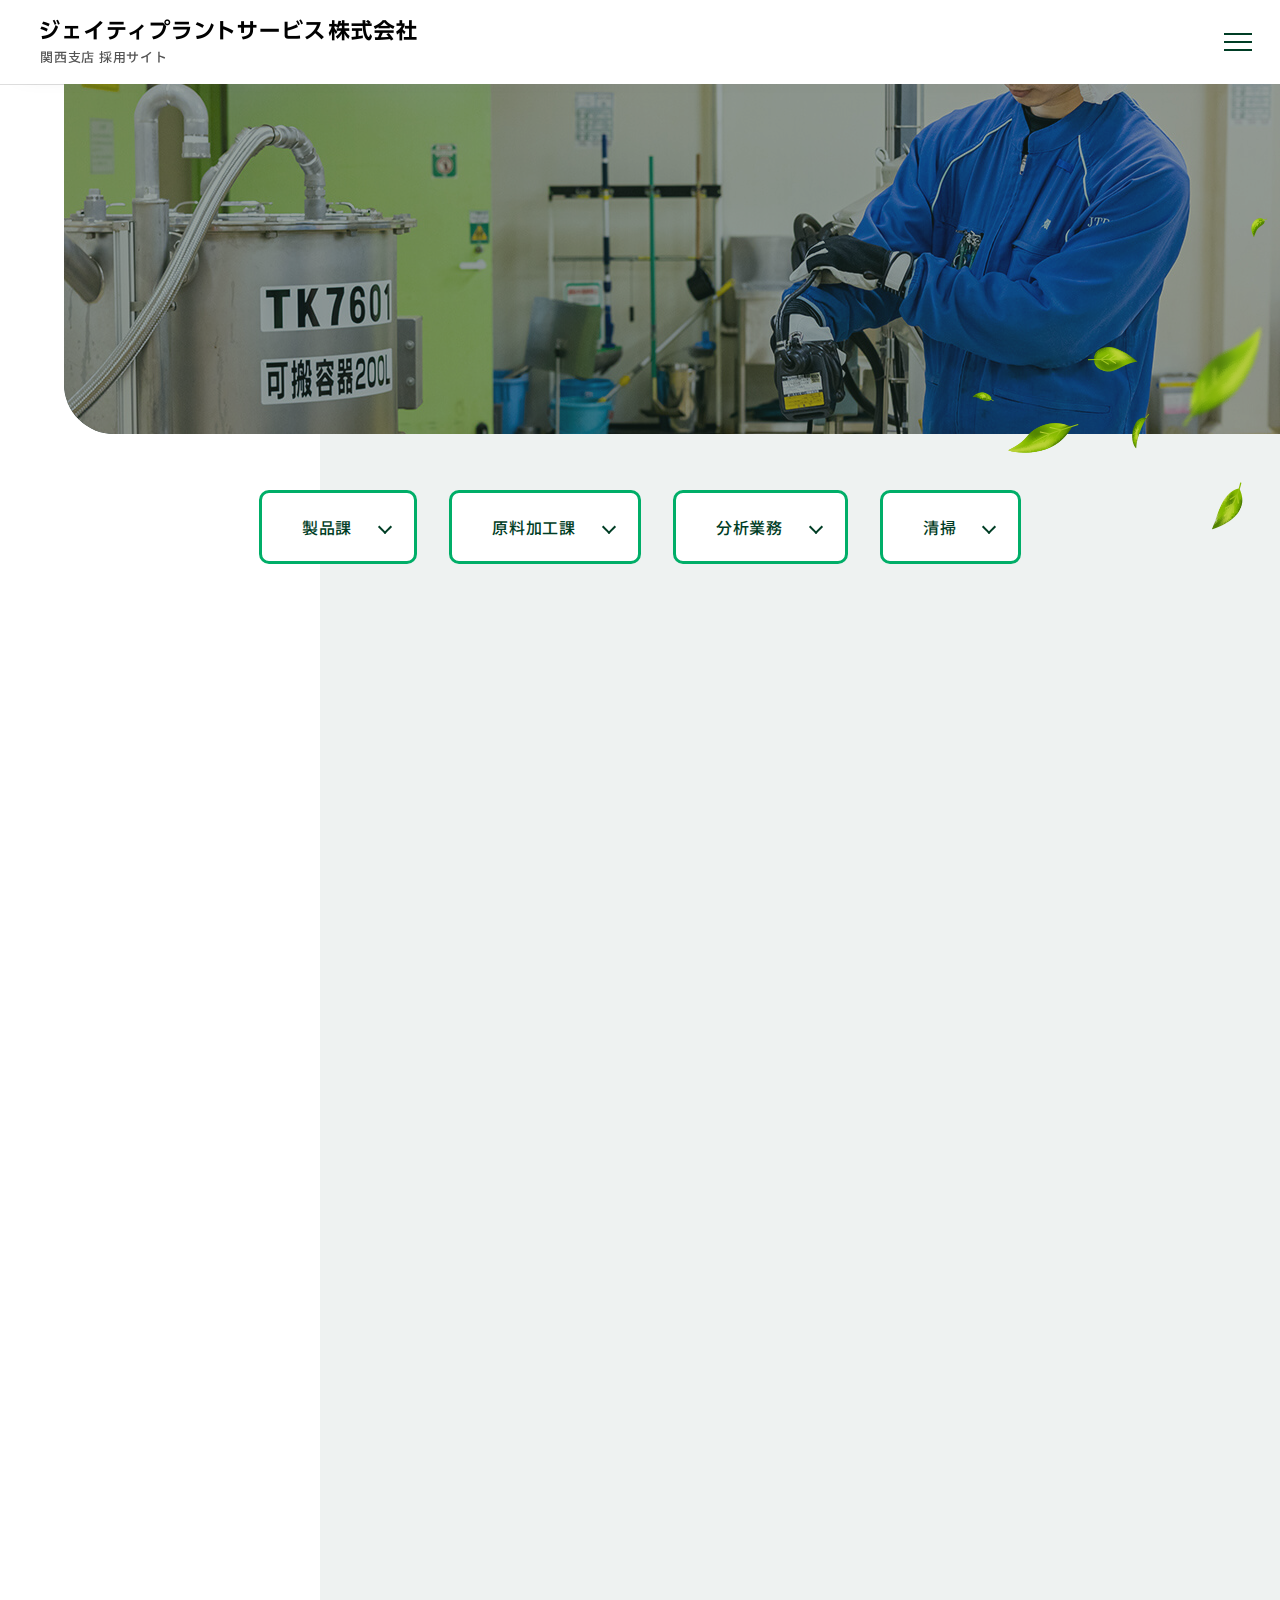
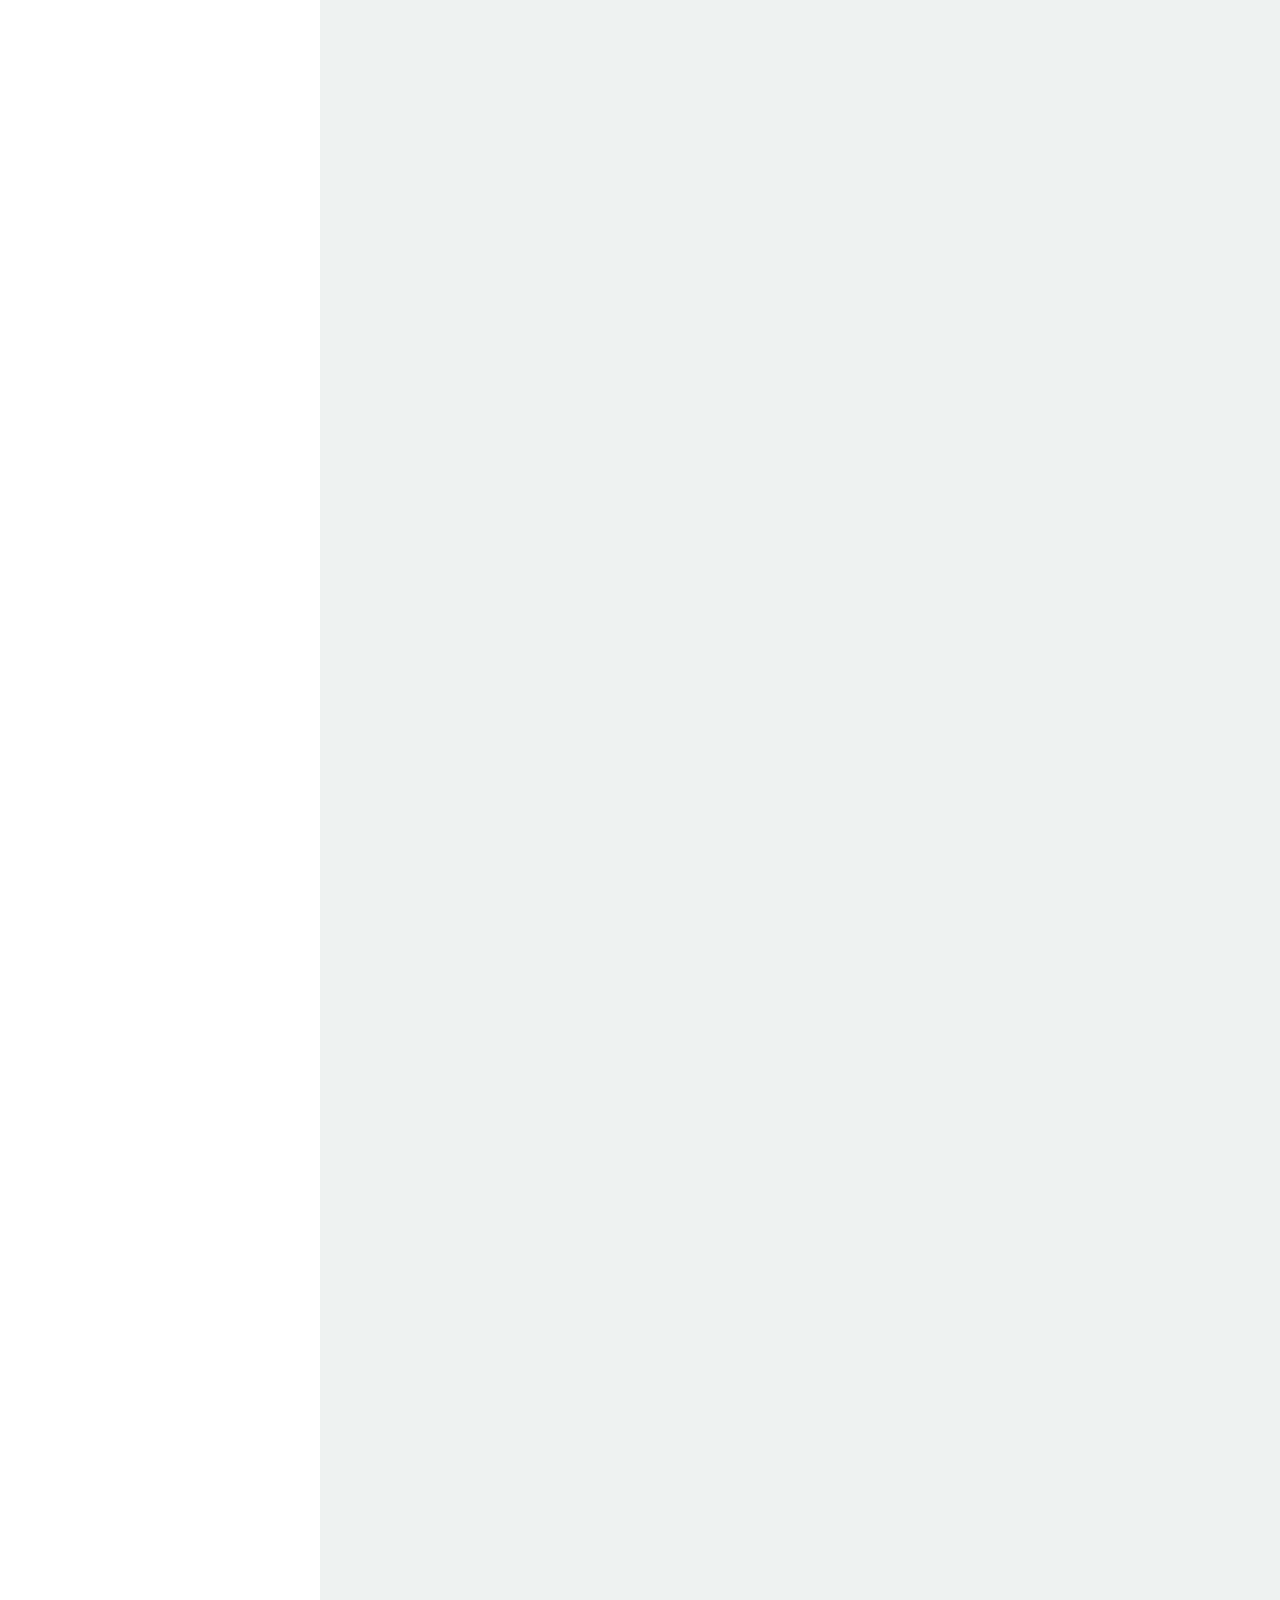
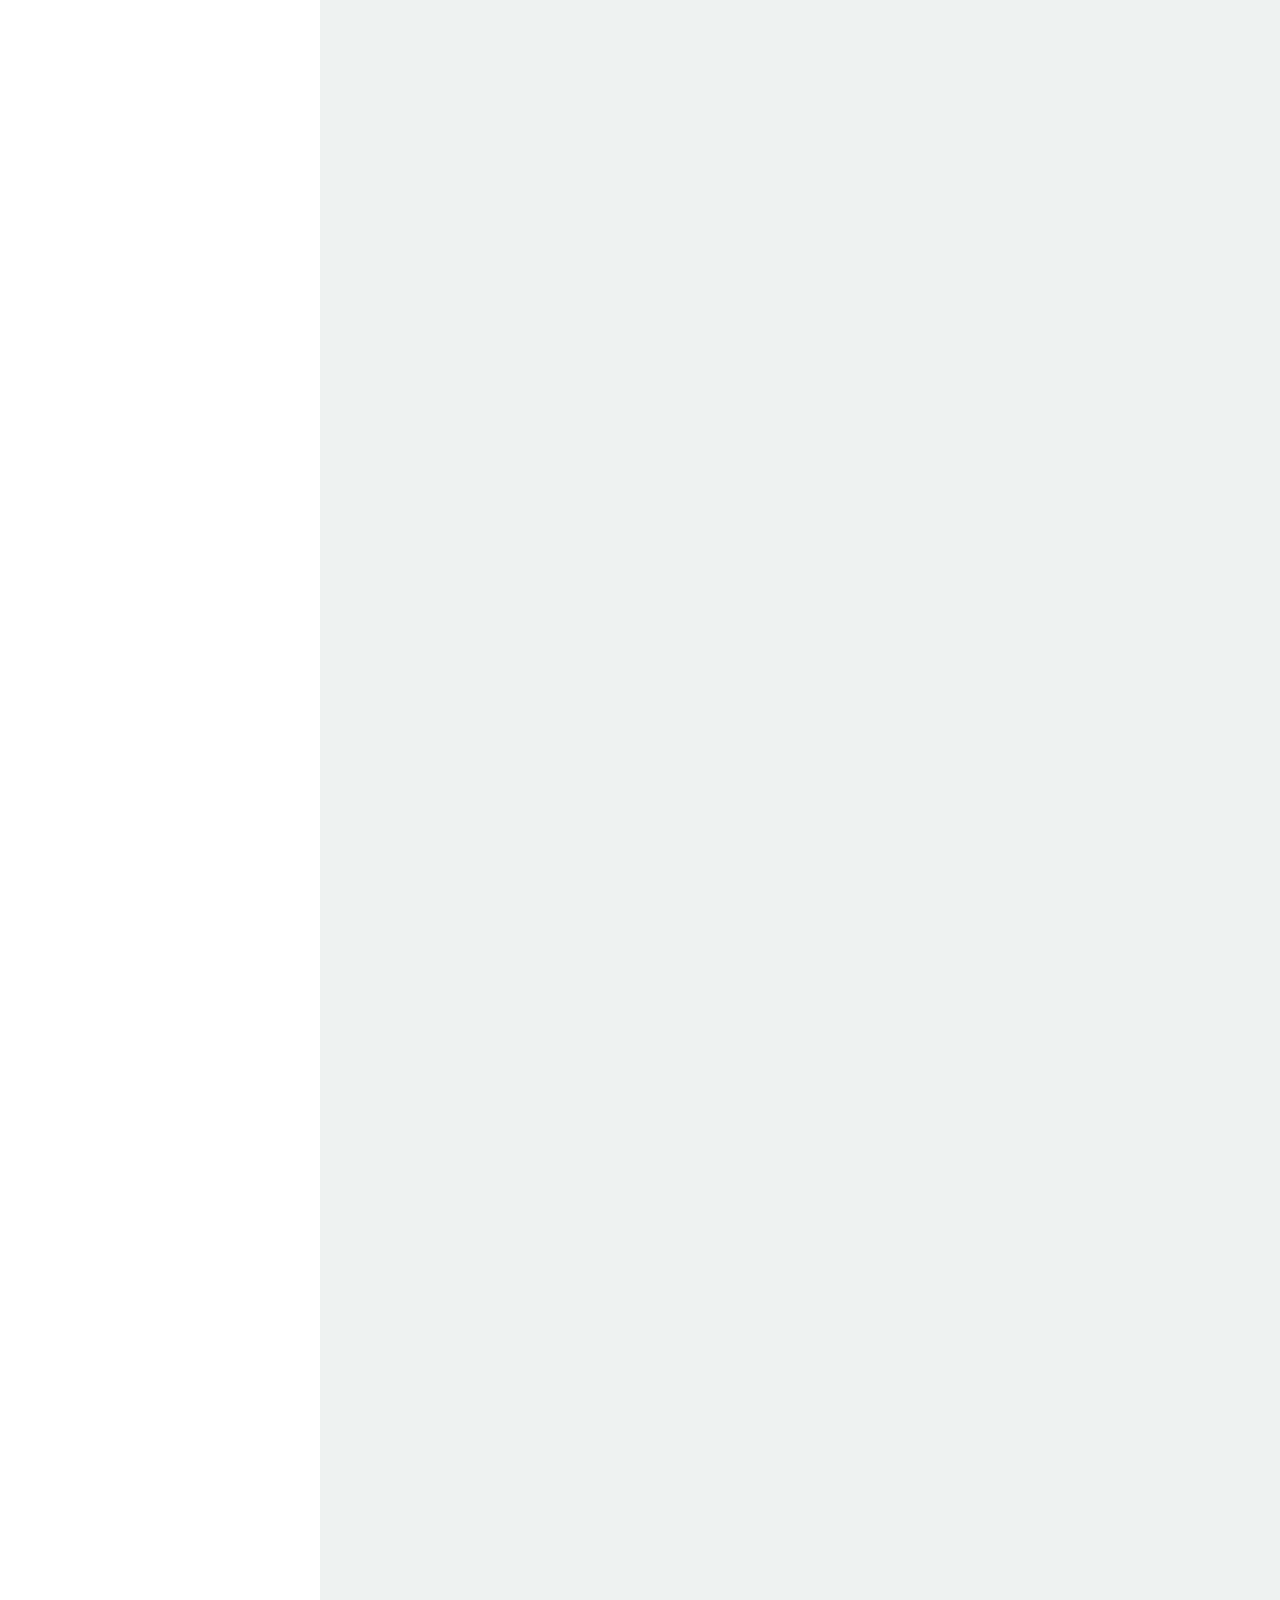
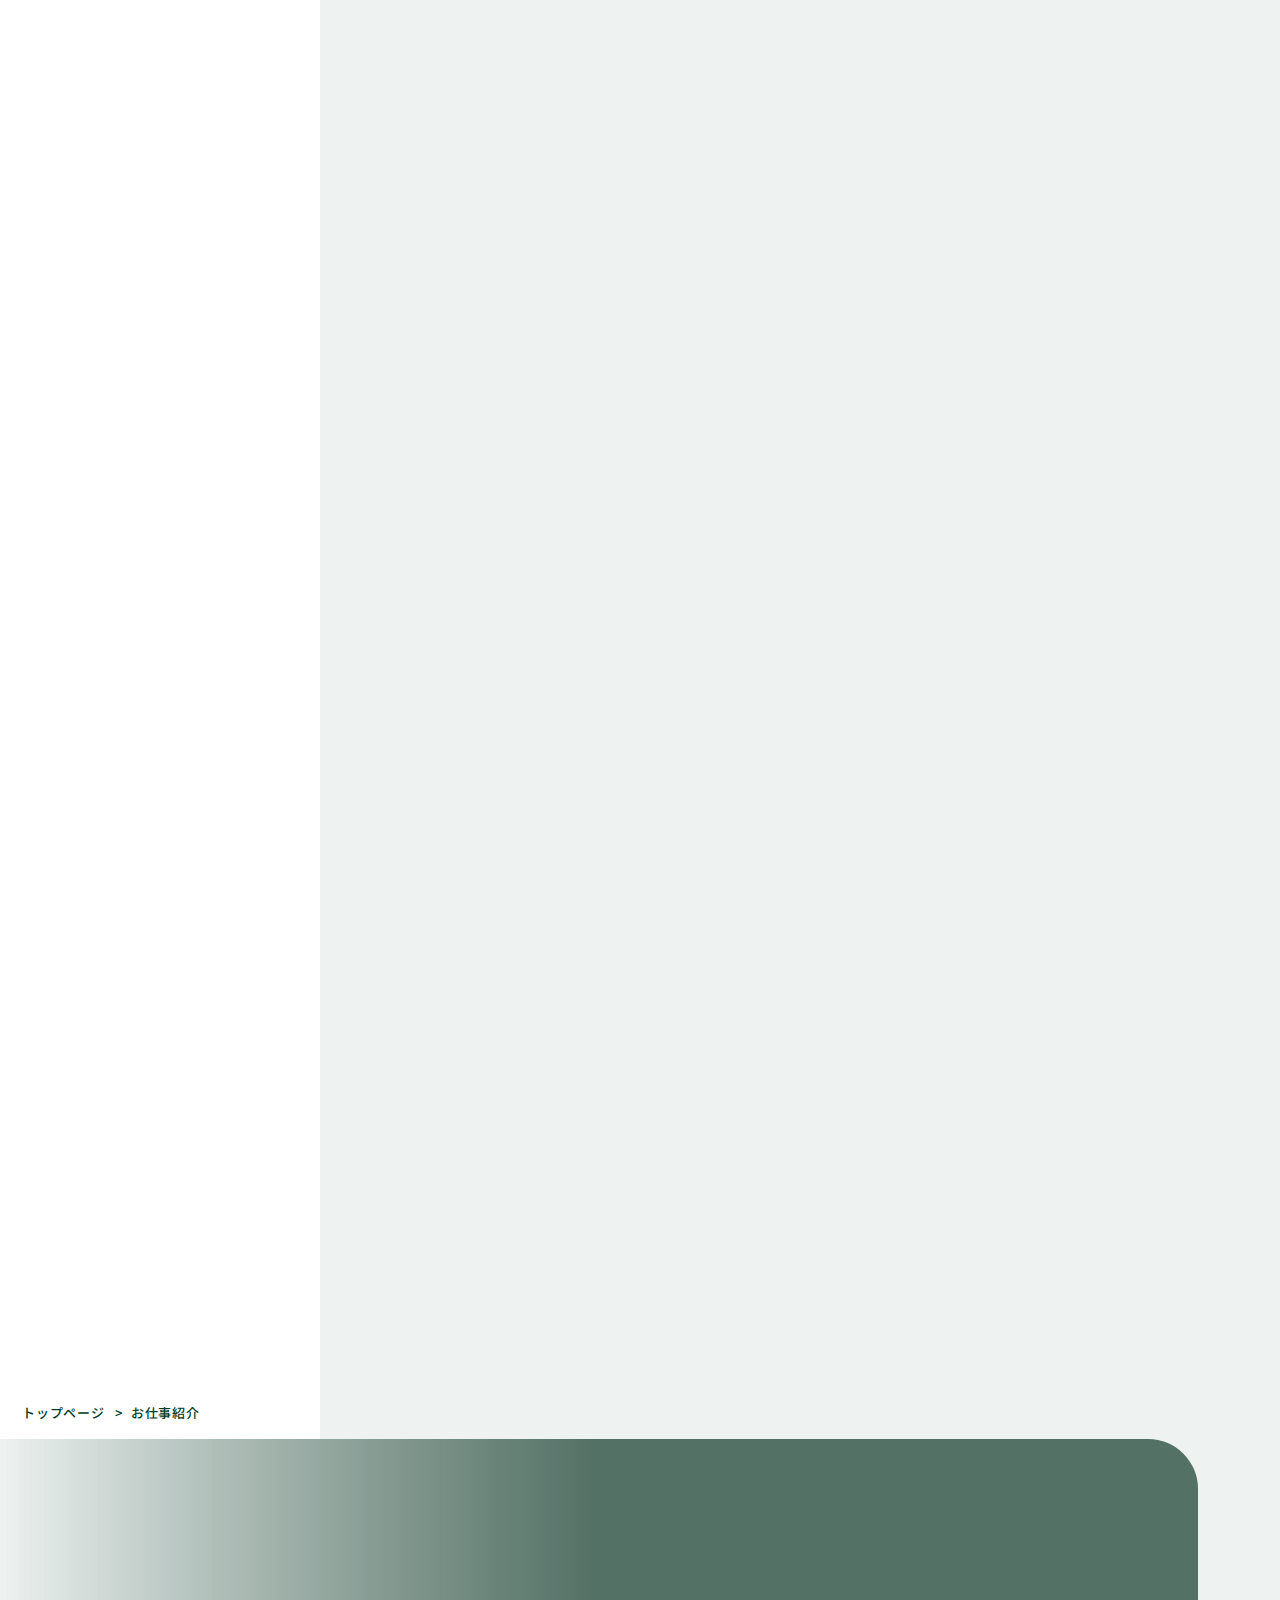
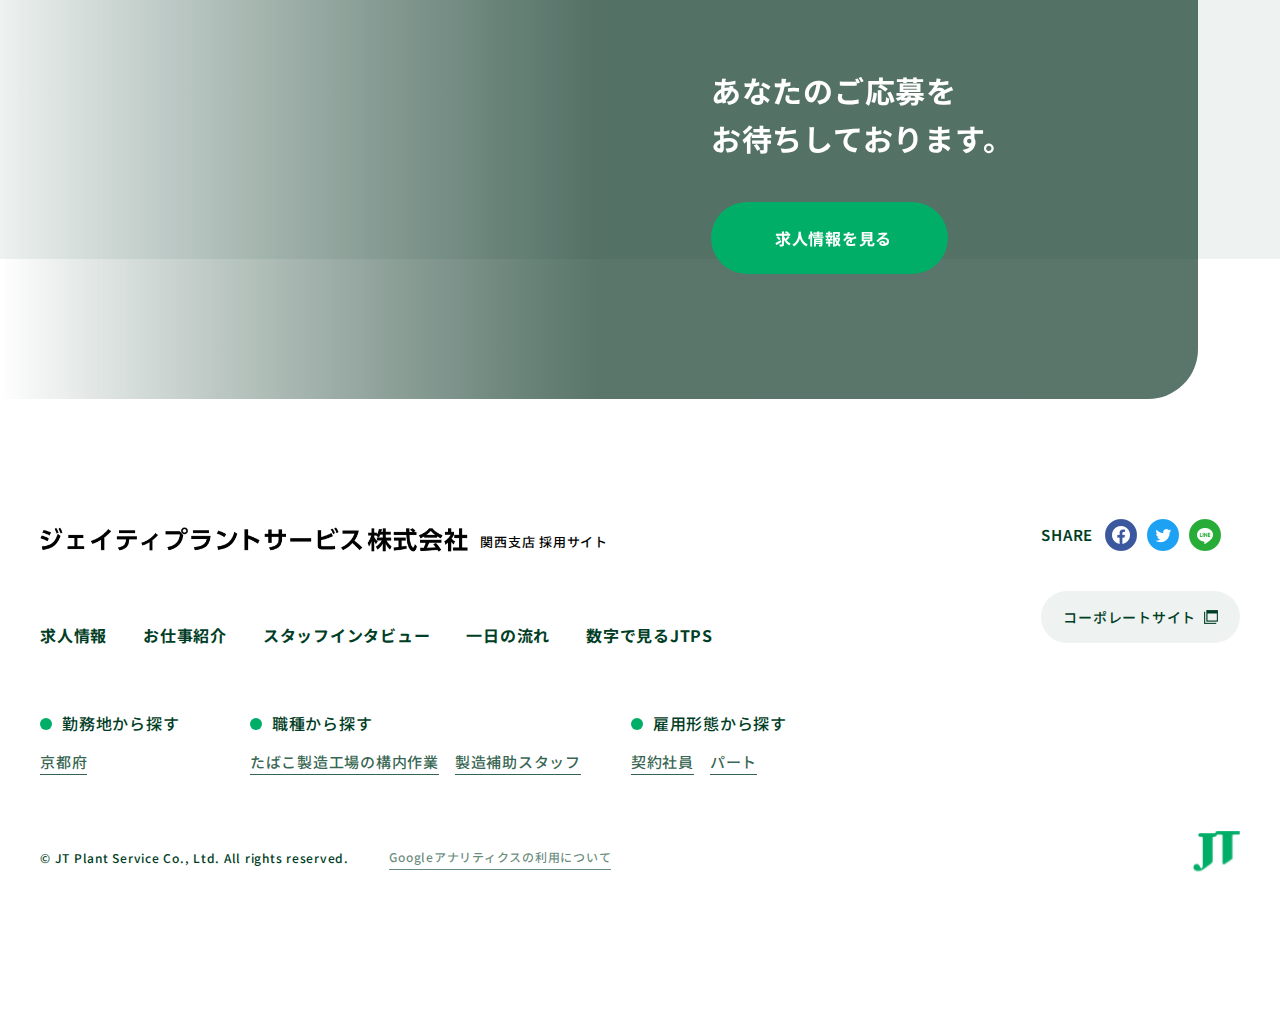
<file: jobs.htm>
<!DOCTYPE html>
<html lang="ja">

<head prefix="og: http://ogp.me/ns# fb: http://ogp.me/ns/fb# article: http://ogp.me/ns/article#">

	<meta charset="utf-8">
	<meta name="viewport" content="width=1024">
	<script>
	 	var metalist = document.getElementsByTagName('meta');
		var ua = navigator.userAgent;
		for (var i = 0; i < metalist.length; i++) {
			var name = metalist[i].getAttribute('name');
			if (name && name.toLowerCase() === 'viewport') {
				if (ua.indexOf('iPhone') > 0 || ua.indexOf('Android') > 0 && ua.indexOf('Mobile') > 0) {
					metalist[i].setAttribute('content', 'width=device-width');
					break;
				};
			}
		}
	</script>
	<meta http-equiv="X-UA-Compatible" content="IE=edge">

	<title>ジェイティプラントサービス株式会社 関西支店 採用サイト</title>

	<meta name="description" content="">
	<meta name="keywords" content="" />
	<meta name="author" content="" />

	<meta name="robots" content="noindex" />
	<meta name="robots" content="nofollow" />
	<meta name="robots" content="noarchive" />

	<!-- SNS -->
	<meta property="og:title" content="" />
	<meta property="og:site_name" content="" />
	<meta property="og:description" content="" />
	<meta property="og:image" content="https://job-gear.jp/●/●●/●●●●●●/img/social.png" />
	<meta property="og:url" content="https://job-gear.jp/●/●●/●●●●●●/" />

	<link rel="shortcut icon" type="image/x-icon" href="https://job-gear.jp/●/●●/●●●●●●/img/favicon.ico">
	<link rel="apple-touch-icon" href="https://job-gear.jp/●/●●/●●●●●●/img/apple-touch-icon.png">

	<!-- fonts -->
	<link rel="preconnect" href="https://fonts.googleapis.com">
	<link rel="preconnect" href="https://fonts.gstatic.com" crossorigin>
	<link href="https://fonts.googleapis.com/css2?family=Cabin:wght@600;700&family=Noto+Sans+JP:wght@500;700&display=swap" rel="stylesheet">

	<!-- style -->
	<!-- 共通 -->
	<link rel="stylesheet" href="css/style.css">
	<link rel="stylesheet" href="css/add.css">

</head>

<body class="lower-jobs">

	<!-- ハンバーガーメニュー（共通） -->
	<div class="hamburger">
		<div class="hamburger__menu">
			<div class="hamburger__menu__inner">
				<div class="hamburger__menu__logo logoTxt">
					<a href="index.htm" class="ro">
						<div class="hamburger__menu__logo__main logoTxt__main">
							<img src="img/common/logo_txt.png" alt="ジェイティプラントサービス株式会社" height="22">
						</div>
						<span class="hamburger__menu__logo__sub logoTxt__sub">関西支店 採用サイト</span>
					</a>
				</div>
				<div class="hamburger__menu__nav">
					<ul class="hamburger__menu__nav__list">
						<li class="hamburger__menu__nav__list__item">
							<a href="index.htm">HOME</a>
						</li>
						<li class="hamburger__menu__nav__list__item">
							<a href="kyujin_l.htm">求人情報</a>
						</li>
						<li class="hamburger__menu__nav__list__item">
							<a href="jobs.htm">お仕事紹介</a>
						</li>
						<li class="hamburger__menu__nav__list__item">
							<a href="interview_l.htm">スタッフインタビュー</a>
						</li>
						<li class="hamburger__menu__nav__list__item">
							<a href="oneday.htm">一日の流れ</a>
						</li>
						<li class="hamburger__menu__nav__list__item">
							<a href="data.htm">数字で見るJTPS</a>
						</li>
					</ul>
				</div>
				<div class="hamburger__menu__share">
					<p class="hd eng">SHARE</p>
					<ul class="list">
						<li class="list__item"><a href="#" class="ro"><img src="img/common/ico_facebook.png" height="32" alt="facebook"></a></li>
						<li class="list__item"><a href="#" class="ro"><img src="img/common/ico_twitter.png" height="32" alt="twitter"></a></li>
						<li class="list__item"><a href="#" class="ro"><img src="img/common/ico_line.png" height="32" alt="LINE"></a></li>
					</ul>
				</div>
			</div>
		</div>
		<div class="hamburger__menu__close">
			<span></span>
			<span></span>
		</div>
	</div>

	<div id="container">

		<!-- ヘッダー（共通） -->
		<header class="header">
			<div class="header__inner">
				<div class="header__logoTxt logoTxt">
					<a href="index.htm">
						<div class="header__logoTxt__main logoTxt__main">
							<img src="img/common/logo_txt.png" alt="ジェイティプラントサービス株式会社" height="22">
						</div>
						<span class="header__logoTxt__sub logoTxt__sub">関西支店 採用サイト</span>
					</a>
				</div>
				<nav class="header__nav">
					<ul class="header__nav__list">
						<li class="header__nav__list__item"><a href="kyujin_l.htm">求人情報</a></li>
						<li class="header__nav__list__item"><a href="jobs.htm">お仕事紹介</a></li>
						<li class="header__nav__list__item"><a href="interview_l.htm">スタッフインタビュー</a></li>
						<li class="header__nav__list__item"><a href="oneday.htm">一日の流れ</a></li>
						<li class="header__nav__list__item"><a href="data.htm">数字で見るJTPS</a></li>
					</ul>
				</nav>
				<div class="header__hamburger -hamburger">
					<span></span>
					<span></span>
					<span></span>
				</div>
			</div>
		</header>

		<!-- ページヘッダー（下層共通） -->
		<div class="pageHeader">
			<div class="pageHeader__wrap">
				<div class="pageHeader__ttl">
					<span class="eng anime split -for-fadeIn">Jobs</span>
					<h1 class="ja anime split -for-fadeIn">お仕事紹介</h1>
				</div>
				<div class="pageHeader__img"></div>
			</div>
		</div>

		<!-- コンテンツ -->
		<main class="l-main">
			<div class="jobs">

				<div class="jobs__main">
					<div class="jobs__main__inner innerWrap">
						<!-- アンカー -->
						<ul class="jobs__anchorList anime">
							<li class="jobs__anchorList__item">
								<a href="#block01">製品課</a>
							</li>
							<li class="jobs__anchorList__item">
								<a href="#block02">原料加工課</a>
							</li>
							<li class="jobs__anchorList__item">
								<a href="#block03">分析業務</a>
							</li>
							<li class="jobs__anchorList__item">
								<a href="#block04">清掃</a>
							</li>
						</ul>

						<!-- ブロック -->
						<div class="jobs__blockList">
							<div id="block01" class="jobs__blockList__item anime -fadeIn">
								<div class="jobs__blockList__item__head">
									<div class="imgArea">
										<div class="img">
											<img src="img/jobs/jobs01_01.jpg" alt="イメージ" class="ofi" loading="lazy">
										</div>
									</div>
									<div class="txtArea">
										<span class="num eng">JOB 01</span>
										<h2 class="job-name">製品課</h2>
										<div class="commonBtn01">
											<a href="#">
												<span class="txt">この求人を見る</span>
											</a>
										</div>
									</div>
								</div>
								<div class="jobs__blockList__item__body">
									<div class="aboutBlock">
										<div class="aboutBlock__head">
											<h3 class="ttl">製品課について</h3>
											<p class="desc">
												製品課ではメインとなる材料の積み付けとプラグの監視供給(変箱作業)とで業務を分担しています。
											</p>
										</div>
										<ul class="aboutBlock__list">
											<li class="aboutBlock__list__item">
												<div class="aboutBlock__list__item__txtArea">
													<p class="term">材料の積み付け</p>
													<p class="desc">
														出荷の際に使用する段ボールや原料の葉っぱを巻く巻紙、アルミホイル、完成品を包むフィルムといった材料を製造元のJTへ供給する作業です。重さは10㎏以下がほとんどですし、運搬の際は専用の台車や歩きながら操作するウォーキーリフトを使用するので、女性やフォークリフトの免許をお持ちでない方もすぐに活躍できます。製品課へ配属の場合、まずは積み付け作業から身につけていただきます。
													</p>
												</div>
												<div class="aboutBlock__list__item__imgArea">
													<div class="img">
														<img src="img/jobs/jobs01_02.jpg" alt="イメージ" class="ofi" loading="lazy">
													</div>
												</div>
											</li>
											<li class="aboutBlock__list__item">
												<div class="aboutBlock__list__item__txtArea">
													<p class="term">プラグの監視供給（変箱作業）</p>
													<p class="desc">
														製造機器のプラグが減ると交換の合図としてJT側から台車が返却されるので、替えのプラグの開封作業を行い新品のプラグを届けます。一つひとつのプラグをすぐに交換できる状態にしてから届けるのが監視供給（変箱作業）スタッフの役割です。他にも製造元で使用する粘着剤の補充や容器の洗浄、部品洗浄で使用するおしぼりの洗濯・準備、ゴミや廃棄品の回収といった付帯作業が割り当てられます。
													</p>
												</div>
												<div class="aboutBlock__list__item__imgArea">
													<div class="img">
														<img src="img/jobs/jobs01_03.jpg" alt="イメージ" class="ofi" loading="lazy">
													</div>
												</div>
											</li>
										</ul>
									</div>
									<div class="staffBlock">
										<div class="staffBlock__head">
											<h3 class="ttl">スタッフ構成</h3>
										</div>
										<div class="staffBlock__body">
											<p class="desc">
												20～60代まで幅広い世代が在籍しており、女性の活躍も目立つ部門です。元営業職やスポーツトレーナーといった異業種からの転職組も少なくありません。休憩時間にはアニメや競馬、映画の話で盛り上がるなど、社歴や世代に関係なく積極的にコミュニケーションを交わしています。明るい雰囲気が特徴なので新人さんもすぐに馴染めるはずです。
											</p>
										</div>
									</div>
								</div>
							</div>
							<div id="block02" class="jobs__blockList__item anime -fadeIn">
								<div class="jobs__blockList__item__head">
									<div class="imgArea">
										<div class="img">
											<img src="img/jobs/jobs02_01.jpg" alt="イメージ" class="ofi" loading="lazy">
										</div>
									</div>
									<div class="txtArea">
										<span class="num eng">JOB 02</span>
										<h2 class="job-name">原料加工課</h2>
										<div class="commonBtn01">
											<a href="#">
												<span class="txt">この求人を見る</span>
											</a>
										</div>
									</div>
								</div>
								<div class="jobs__blockList__item__body">
									<div class="aboutBlock">
										<div class="aboutBlock__head">
											<h3 class="ttl">原料加工課について</h3>
											<p class="desc">
												たばこの原料となる葉っぱや香料等を準備し、製造元のJTへ供給します。主な作業は以下の3工程です。
											</p>
										</div>
										<ul class="aboutBlock__list">
											<li class="aboutBlock__list__item">
												<div class="aboutBlock__list__item__txtArea">
													<p class="term">解包工程</p>
													<p class="desc">
														納入された原料の葉っぱをフォークリフトで積み付け、BOXから取り出す作業です。専用の機器で外観チェック等を行い、異常が見つかれば該当の葉や異物を除去します。
													</p>
												</div>
												<div class="aboutBlock__list__item__imgArea">
													<div class="img">
														<img src="img/jobs/jobs02_02.jpg" alt="イメージ" class="ofi" loading="lazy">
													</div>
												</div>
											</li>
											<li class="aboutBlock__list__item">
												<div class="aboutBlock__list__item__txtArea">
													<p class="term">配合工程</p>
													<p class="desc">
														解包処理をした葉っぱや味・匂いを付けるためのバイパス原料を準備し、製造元へ供給します。フォークリフトで積み付けた後、商品コードを読み取ってから製造元まで運搬するのが基本的な流れです。その他にも原料を取り出し空になったBOXを畳み、フォークリフトを使って指定の返却所まで運搬する作業もあります。作業は原料の積み付け、商品コードの読み取り、BOXの運搬とで分担しています。
													</p>
												</div>
												<div class="aboutBlock__list__item__imgArea">
													<div class="img">
														<img src="img/jobs/jobs02_03.jpg" alt="イメージ" class="ofi" loading="lazy">
													</div>
												</div>
											</li>
											<li class="aboutBlock__list__item">
												<div class="aboutBlock__list__item__txtArea">
													<p class="term">香料工程</p>
													<p class="desc">
														製造元で使用する香料の準備や補充を行います。フォークリフトを使って香料を積み付け、専用のタンクまで運び積み込みを行います。作業はフォークリフトを使って積み込む人と、どのタンクにどの香料を積み込むかを指示するスタッフとの2人一組で行います。その他に、配管を通し流れてきた工場内のゴミや葉っぱ等を回収して仕分けする中央集塵の役割もあります。原料加工課の場合、ほとんどの作業でフォークリフトを使用するため免許をお持ちの方は即戦力として活躍できます。もちろん免許をお持ちでない方は資格取得支援制度を活用し、入社後に取得していただくことも可能です。ゼロからの活躍もしっかりサポートしますので、ぜひチャレンジしてください。
													</p>
												</div>
											</li>
										</ul>
									</div>
									<div class="staffBlock">
										<div class="staffBlock__head">
											<h3 class="ttl">スタッフ構成</h3>
										</div>
										<div class="staffBlock__body">
											<p class="desc">
												30～60代の男性を中心に活躍中です。ペアで作業を進めることが多い分、日ごろから積極的に連携を取り合っています。気さくなスタッフばかりなので悩みや不安を相談しやすいことが魅力です。元飲食店勤務やパソコン関連業務といった未経験から入社したスタッフも多く在籍しています。
											</p>
										</div>
									</div>
								</div>
							</div>
							<div id="block03" class="jobs__blockList__item anime -fadeIn">
								<div class="jobs__blockList__item__head">
									<div class="imgArea">
										<div class="img">
											<img src="img/jobs/jobs03_01.jpg" alt="イメージ" class="ofi" loading="lazy">
										</div>
									</div>
									<div class="txtArea">
										<span class="num eng">JOB 03</span>
										<h2 class="job-name">分析業務</h2>
										<div class="commonBtn01">
											<a href="#">
												<span class="txt">この求人を見る</span>
											</a>
										</div>
									</div>
								</div>
								<div class="jobs__blockList__item__body">
									<div class="aboutBlock">
										<div class="aboutBlock__head">
											<h3 class="ttl">分析業務について</h3>
											<p class="desc">
												分析業務は、JTからの依頼を受けて化学や物性関連の測定業務を行う「関西ラボグループ」と工場内の出荷保障を担い物性関連の測定を中心に行う「FQA（ファクトリークオリティーアシュアランス）グループ」とで分かれています。
											</p>
										</div>
										<ul class="aboutBlock__list">
											<li class="aboutBlock__list__item">
												<div class="aboutBlock__list__item__txtArea">
													<p class="term">関西ラボ</p>
													<p class="desc">
														国内製造品の定期的な品質チェックや試作品の確認等を行います。煙の中や吸った時のタール、ニコチン、一酸化炭素の発生量、たばこの葉っぱに含まれるニコチン量といった化学関連の項目を分析・測定するチームと、製品の巻きの重さや円周、通気抵抗といった物性関連の項目を確認するチームに分かれて業務を行います。勤務は日勤帯のみです。
													</p>
												</div>
												<div class="aboutBlock__list__item__imgArea">
													<div class="img">
														<img src="img/jobs/jobs03_02.jpg" alt="イメージ" class="ofi" loading="lazy">
													</div>
												</div>
											</li>
											<li class="aboutBlock__list__item">
												<div class="aboutBlock__list__item__txtArea">
													<p class="term">配合工程</p>
													<p class="desc">
														解包処理をした葉っぱや味・匂いを付けるためのバイパス原料を準備し、製造元へ供給します。フォークリフトで積み付けた後、商品コードを読み取ってから製造元まで運搬するのが基本的な流れです。その他にも原料を取り出し空になったBOXを畳み、フォークリフトを使って指定の返却所まで運搬する作業もあります。作業は原料の積み付け、商品コードの読み取り、BOXの運搬とで分担しています。
													</p>
												</div>
												<div class="aboutBlock__list__item__imgArea">
													<div class="img">
														<img src="img/jobs/jobs03_03.jpg" alt="イメージ" class="ofi" loading="lazy">
													</div>
												</div>
											</li>
											<li class="aboutBlock__list__item">
												<div class="aboutBlock__list__item__txtArea">
													<p class="term">FQA</p>
													<p class="desc">
														自社工場で製造された製品の測定に特化しています。巻きの重さや水分量、通気抵抗といった物性項目が中心です。物性関連の測定は未経験からのスタートも可能です。細かな手順が記載されたマニュアルやサポート体制も整っているので、はじめての方も安心してください。勤務は製品課と同じく、早番・遅番・夜勤の3交替制です。
													</p>
												</div>
											</li>
										</ul>
									</div>
									<div class="staffBlock">
										<div class="staffBlock__head">
											<h3 class="ttl">スタッフ構成</h3>
										</div>
										<div class="staffBlock__body">
											<p class="desc">
												関西ラボにおける化学項目の分析スタッフは20代の若手を中心に活躍中です。そのほとんどが専門学校や大学で専門知識を学んだ新卒入社のメンバーです。一方、物性関連の分析を行うメンバーは40～50代を中心に、元工場勤務やスーパーのレジといった未経験入社のスタッフも在籍しています。どちらの部門とも女性が多く、和やかな雰囲気が特徴です。
											</p>
										</div>
									</div>
								</div>
							</div>
							<div id="block04" class="jobs__blockList__item anime -fadeIn">
								<div class="jobs__blockList__item__head">
									<div class="imgArea">
										<div class="img">
											<img src="img/jobs/jobs04_01.jpg" alt="イメージ" class="ofi" loading="lazy">
										</div>
									</div>
									<div class="txtArea">
										<span class="num eng">JOB 04</span>
										<h2 class="job-name">清掃</h2>
										<div class="commonBtn01">
											<a href="#">
												<span class="txt">この求人を見る</span>
											</a>
										</div>
									</div>
								</div>
								<div class="jobs__blockList__item__body">
									<div class="aboutBlock">
										<div class="aboutBlock__head">
											<h3 class="ttl">清掃について</h3>
											<p class="desc">
												工場内の清掃作業が中心です。女性を中心に10名ほどのスタッフが活躍しています。契約社員をはじめ短時間のパート勤務も可能です。もちろん未経験からのスタートも大歓迎です。午前もしくは午後のみなど、ライフスタイルに合わせた働き方を応援します。ご家庭との両立を目指す方にもピッタリの職場です。
											</p>
										</div>
									</div>
								</div>
							</div>
						</div>
					</div>
				</div>
				<div class="jobs__cta">
					<div class="jobs__cta__inner innerWrap">
						<div class="jobs__cta__wrap anime -fadeIn">
							<div class="txtArea">
								<p class="txt">
									職場見学受付中！<br>
									ご希望の際はこちらより<br class="u-spOnly">
									お問い合わせください
								</p>
							</div>
							<div class="commonBtn01 -long -white">
								<a href="#">
									<span class="txt">職場見学お問い合わせフォーム</span>
								</a>
							</div>
						</div>
					</div>
				</div>

			</div>
		</main>

		<!-- パンくずリスト（下層共通） -->
		<div class="breadcrumb">
			<div class="breadcrumb__inner">
				<ol class="breadcrumb__list">
					<li class="breadcrumb__list__item">
						<a href="index.htm"><span>トップページ</span></a>
					</li>
					<li class="breadcrumb__list__item">お仕事紹介</li>
				</ol>
			</div>
		</div>

		<!-- リクルート（共通） -->
		<section class="sec__recruit">
			<div class="recruit">
				<div class="recruit__bg">
					<img src="img/common/recruit_bg.jpg" alt="イメージ" class="ofi" loading="lazy">
				</div>
				<div class="recruit__inner innerWrap">
					<div class="txtArea">
						<div class="commonHead01 -white -lineGreen">
							<span class="eng anime split -for-fadeIn">Recruit</span>
							<h2 class="ja anime split -for-fadeIn">求人情報</h2>
						</div>
						<p class="lead">
							あなたのご応募を<br>
							お待ちしております。
						</p>
						<div class="commonBtn01 -large">
							<a href="kyujin_l.htm">
								<span class="icon">
									<img src="img/common/ico_jobsearch_white.png" alt="アイコン" loading="lazy" height="20">
								</span>
								<span class="txt">求人情報を見る</span>
							</a>
						</div>
					</div>
				</div>
			</div>
		</section>

		<!-- フッター（共通） -->
		<footer class="footer">
			<div class="footer__inner innerWrap">
				<div class="footer__main">
					<div class="footer__logoTxt logoTxt">
						<a href="index.htm">
							<div class="logoTxt__main">
								<img src="img/common/logo_txt.png" alt="ジェイティプラントサービス株式会社" height="25">
							</div>
							<span class="logoTxt__sub">関西支店 採用サイト</span>
						</a>
					</div>
					<nav class="footer__nav">
						<ul class="footer__nav__list">
							<li class="footer__nav__list__item"><a href="kyujin_l.htm">求人情報</a></li>
							<li class="footer__nav__list__item"><a href="jobs.htm">お仕事紹介</a></li>
							<li class="footer__nav__list__item"><a href="interview_l.htm">スタッフインタビュー</a></li>
							<li class="footer__nav__list__item"><a href="oneday.htm">一日の流れ</a></li>
							<li class="footer__nav__list__item"><a href="data.htm">数字で見るJTPS</a></li>
						</ul>
					</nav>
					<div class="footer__jobSearch">
						<div class="footer__jobSearch__item">
							<div class="head">勤務地から探す</div>
							<ul class="list">
								<li class="list__item"><a href="#">京都府</a></li>
							</ul>
						</div>
						<div class="footer__jobSearch__item">
							<div class="head">職種から探す</div>
							<ul class="list">
								<li class="list__item"><a href="#">たばこ製造工場の構内作業</a></li>
								<li class="list__item"><a href="#">製造補助スタッフ</a></li>
							</ul>
						</div>
						<div class="footer__jobSearch__item">
							<div class="head">雇用形態から探す</div>
							<ul class="list">
								<li class="list__item"><a href="#">契約社員</a></li>
								<li class="list__item"><a href="#">パート</a></li>
							</ul>
						</div>
					</div>
					<div class="footer__wrap">
						<div class="footer__cr">&copy; JT Plant Service Co., Ltd. All rights reserved.</div>
						<div class="footer__ga">
							<a href="#">Googleアナリティクスの利用について</a>
						</div>
					</div>
				</div>
				<div class="footer__sub">
					<div class="wrap">
						<div class="footer__sns">
							<div class="head">SHARE</div>
							<ul class="list">
								<li class="list__item">
									<a href="#">
										<img src="img/common/ico_facebook.png" alt="アイコン" height="32">
									</a>
								</li>
								<li class="list__item">
									<a href="#">
										<img src="img/common/ico_twitter.png" alt="アイコン" height="32">
									</a>
								</li>
								<li class="list__item">
									<a href="#">
										<img src="img/common/ico_line.png" alt="アイコン" height="32">
									</a>
								</li>
							</ul>
						</div>
						<div class="footer__corporate">
							<a href="#">
								<span class="txt">コーポレートサイト</span>
								<span class="icon">
									<img src="img/common/ico_external.png" alt="アイコン" height="14">
								</span>
							</a>
						</div>
					</div>
					<div class="footer__logo">
						<img src="img/common/logo.png" alt="ひとのときを、想う。JT" height="40">
					</div>
				</div>
			</div>
		</footer>

		<!-- ページトップ（共通） -->
		<span class="pagetop">
			<a href="#container">
				<img src="img/common/pagetop.png" height="94" alt="PAGETOP">
			</a>
		</span>

	</div>

	<!-- JavaScript -->
	<!-- 共通スクリプト -->
	<script src="js/vendor/jquery-3.4.1.min.js"></script>
	<script src="js/vendor/intersection-observer.js"></script>
	<script src="js/vendor/ofi.min.js"></script>
	<script src="js/script.js"></script>
	<!-- [!] 固有スクリプト -->
	<script src="js/jobs.js"></script>


</body>
</html>
</file>
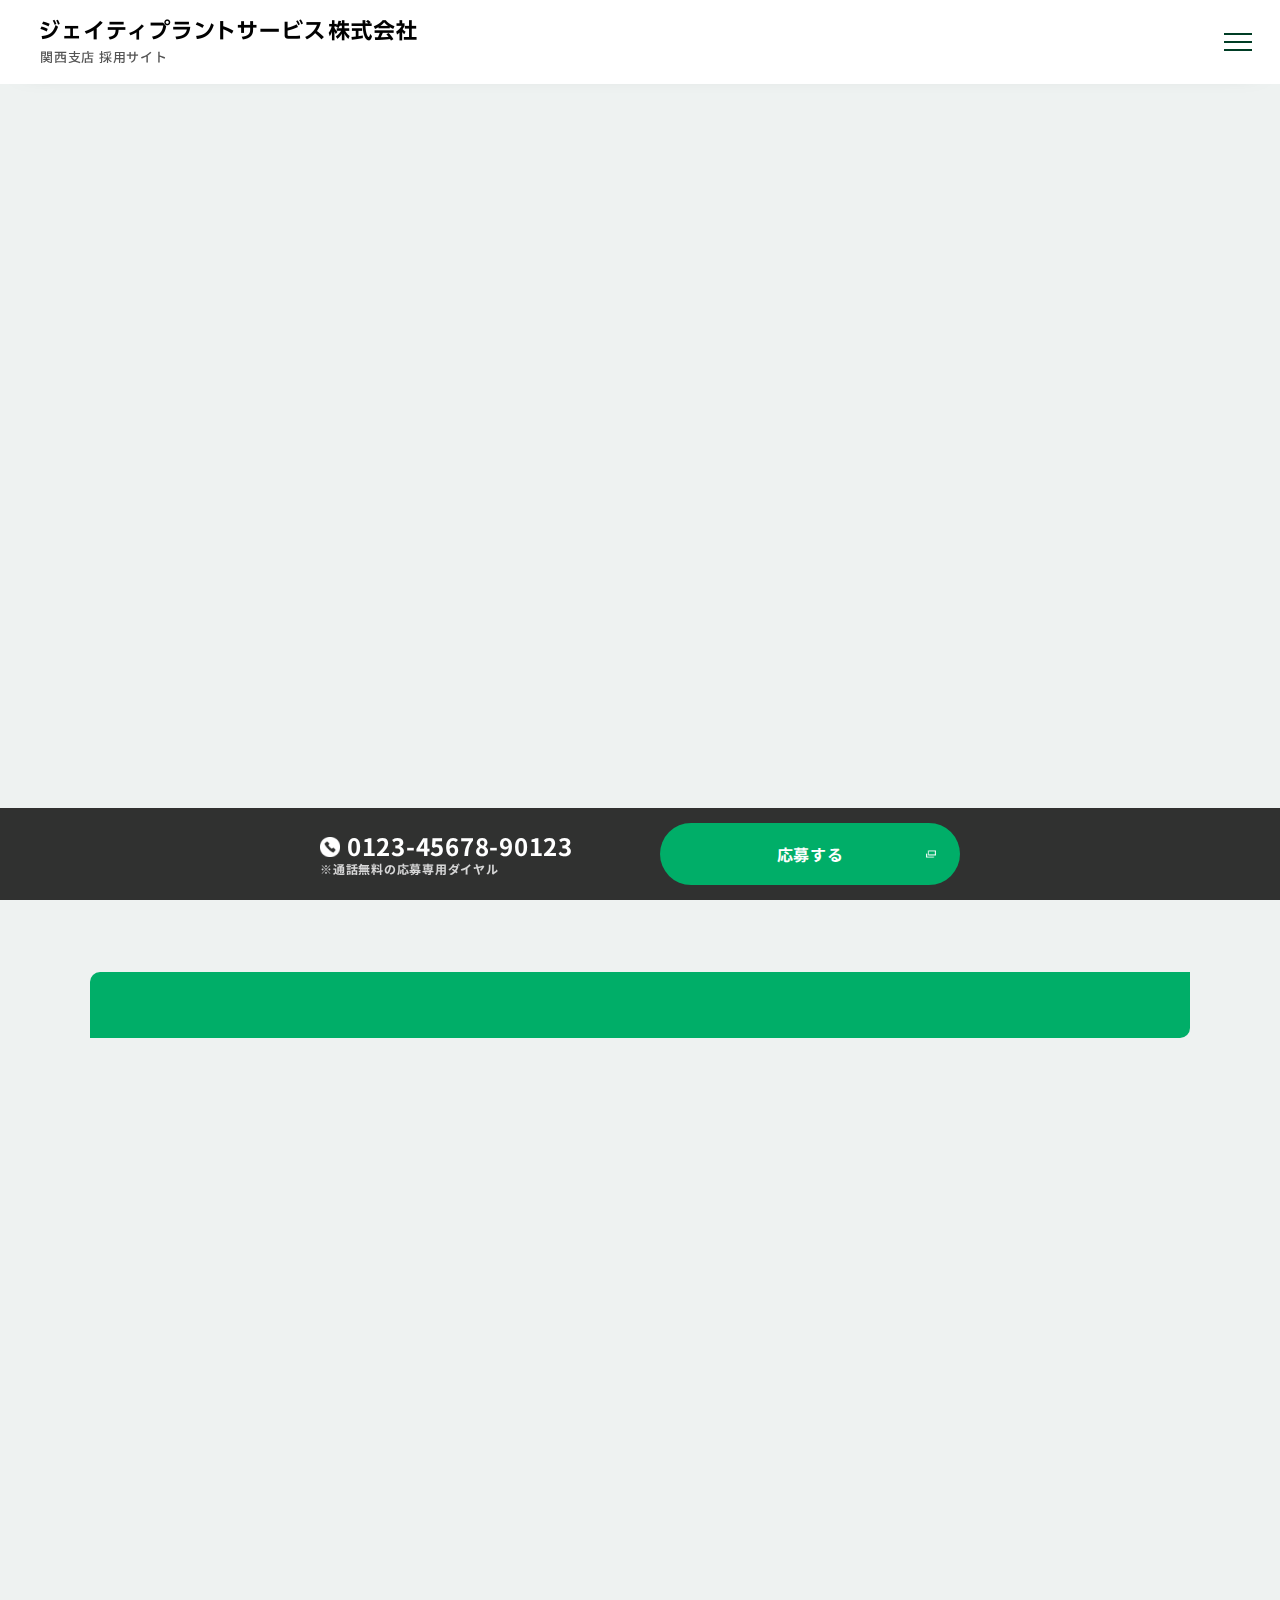
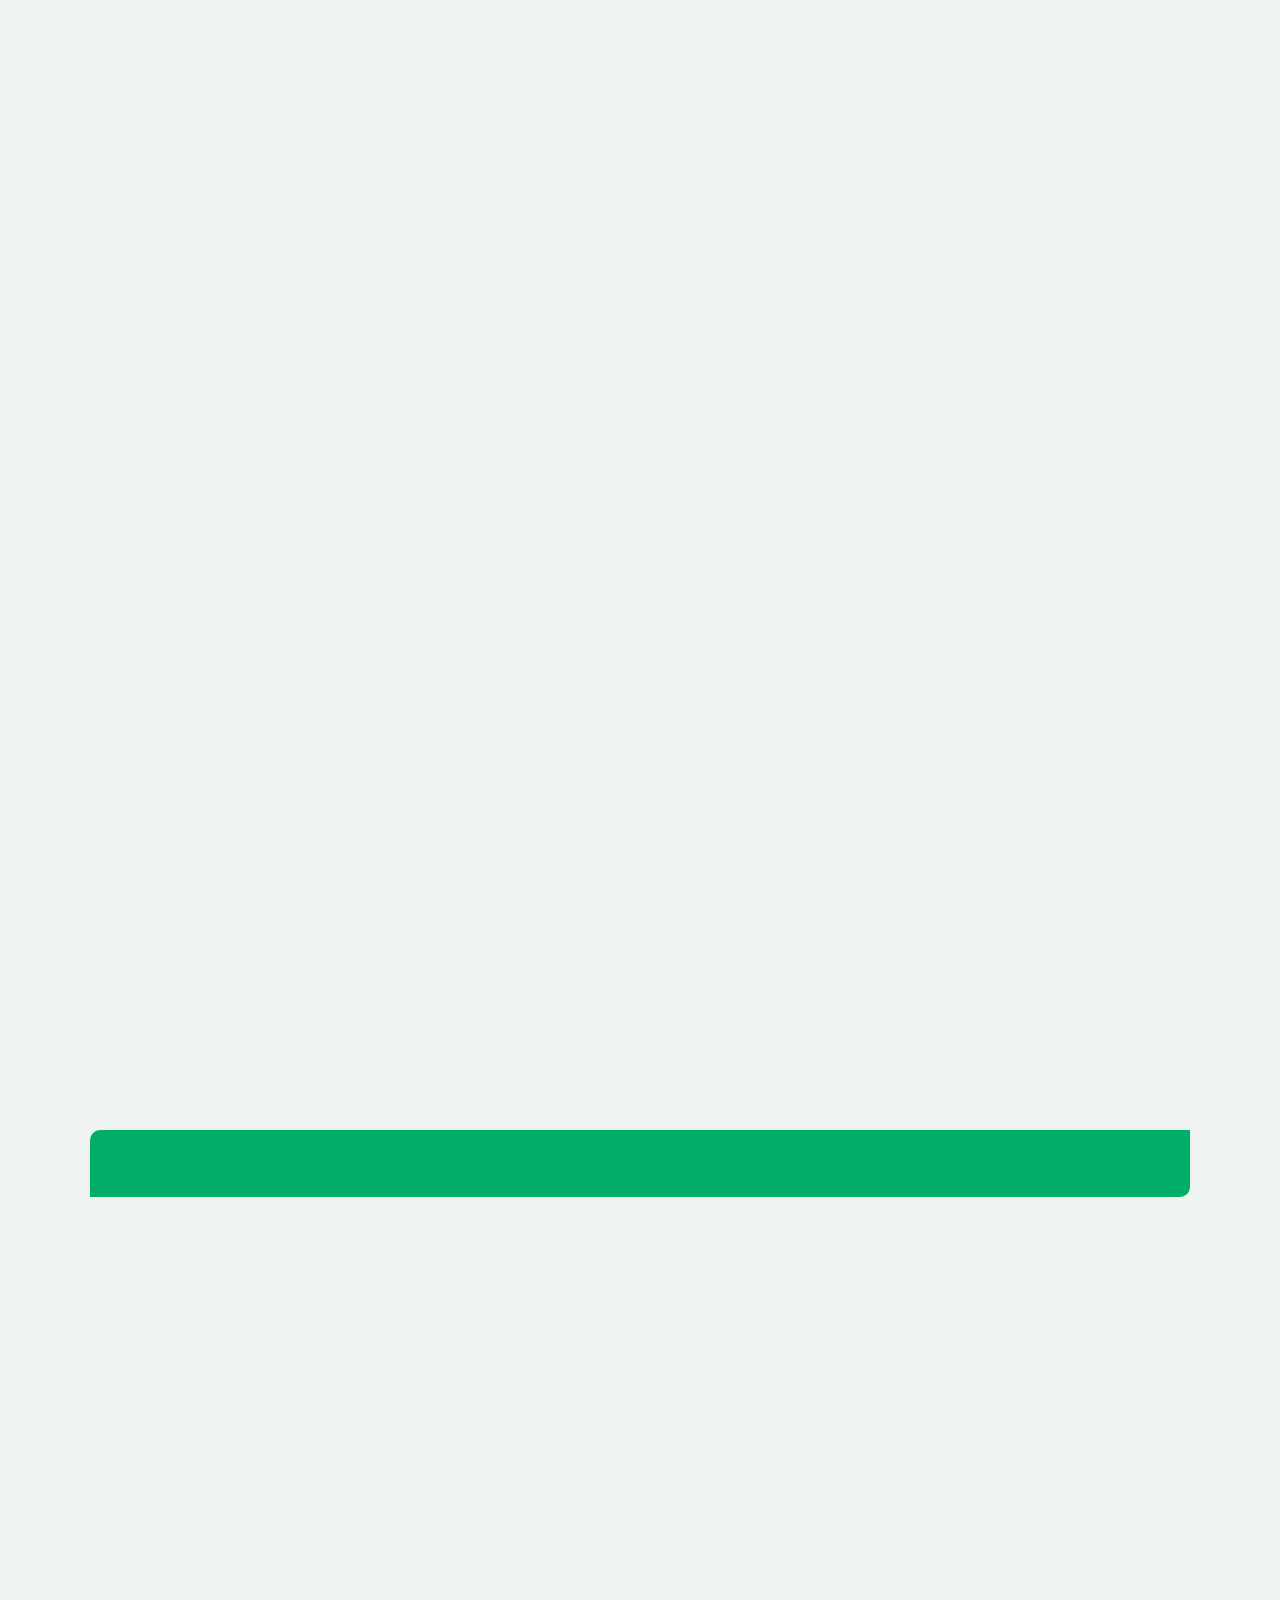
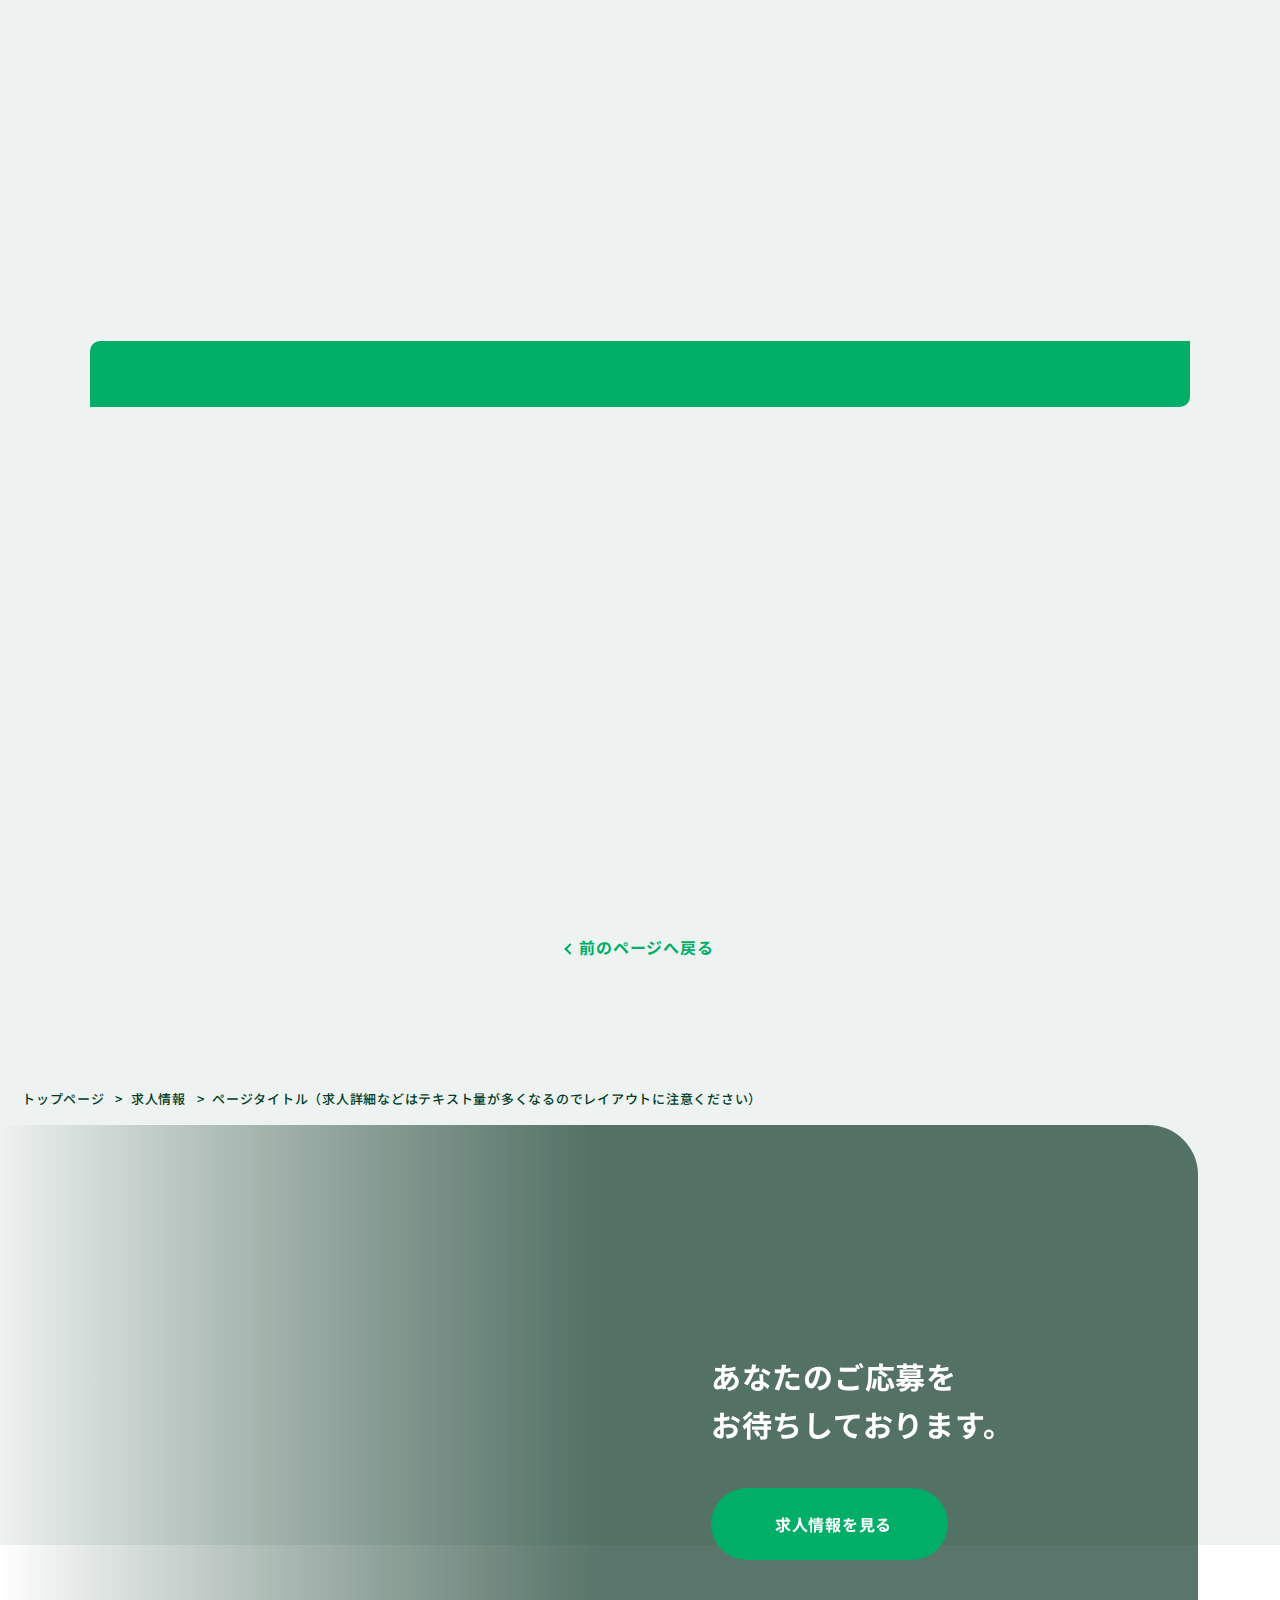
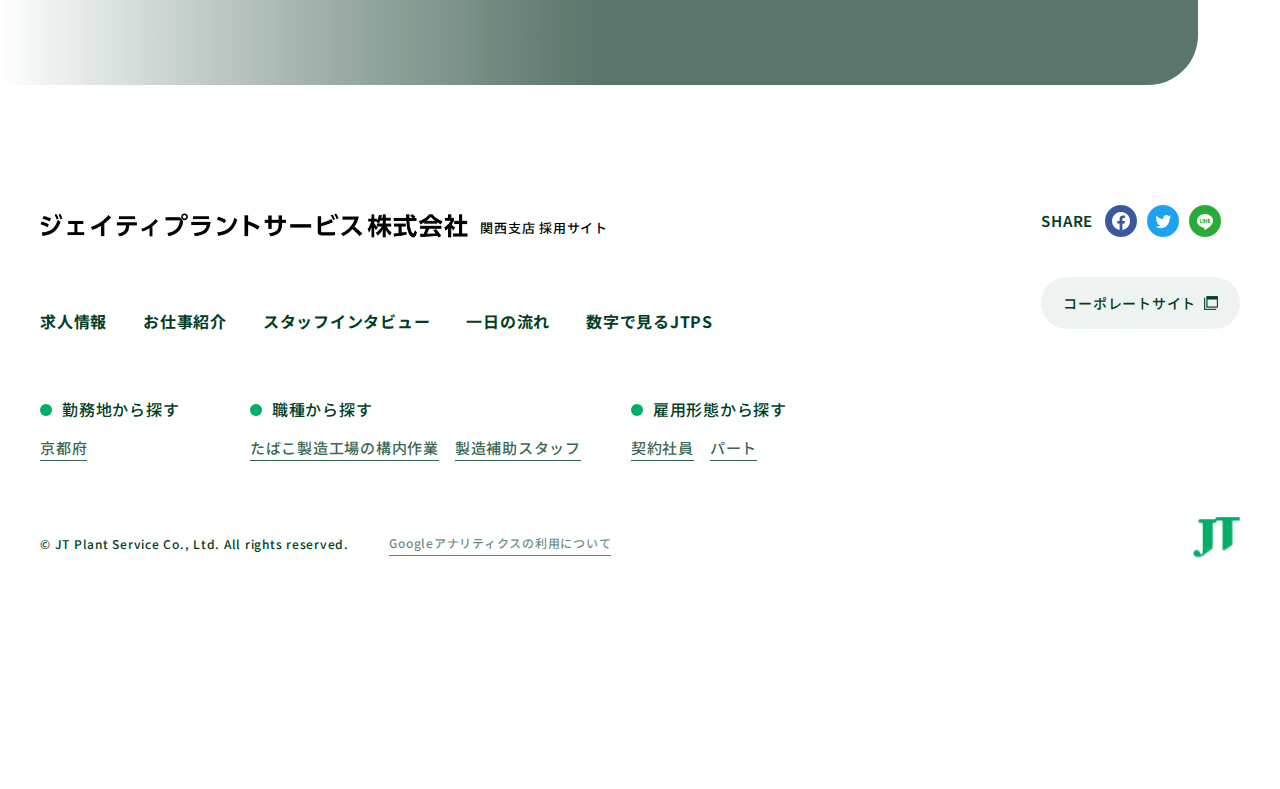
<file: kyujin_d.htm>
<!DOCTYPE html>
<html lang="ja">

<head prefix="og: http://ogp.me/ns# fb: http://ogp.me/ns/fb# article: http://ogp.me/ns/article#">

	<meta charset="utf-8">
	<meta name="viewport" content="width=1024">
	<script>
	 	var metalist = document.getElementsByTagName('meta');
		var ua = navigator.userAgent;
		for (var i = 0; i < metalist.length; i++) {
			var name = metalist[i].getAttribute('name');
			if (name && name.toLowerCase() === 'viewport') {
				if (ua.indexOf('iPhone') > 0 || ua.indexOf('Android') > 0 && ua.indexOf('Mobile') > 0) {
					metalist[i].setAttribute('content', 'width=device-width');
					break;
				};
			}
		}
	</script>
	<meta http-equiv="X-UA-Compatible" content="IE=edge">

	<title>ジェイティプラントサービス株式会社 関西支店 採用サイト</title>

	<meta name="description" content="">
	<meta name="keywords" content="" />
	<meta name="author" content="" />

	<meta name="robots" content="noindex" />
	<meta name="robots" content="nofollow" />
	<meta name="robots" content="noarchive" />

	<!-- SNS -->
	<meta property="og:title" content="" />
	<meta property="og:site_name" content="" />
	<meta property="og:description" content="" />
	<meta property="og:image" content="https://job-gear.jp/●/●●/●●●●●●/img/social.png" />
	<meta property="og:url" content="https://job-gear.jp/●/●●/●●●●●●/" />

	<link rel="shortcut icon" type="image/x-icon" href="https://job-gear.jp/●/●●/●●●●●●/img/favicon.ico">
	<link rel="apple-touch-icon" href="https://job-gear.jp/●/●●/●●●●●●/img/apple-touch-icon.png">

	<!-- fonts -->
	<link rel="preconnect" href="https://fonts.googleapis.com">
	<link rel="preconnect" href="https://fonts.gstatic.com" crossorigin>
	<link href="https://fonts.googleapis.com/css2?family=Cabin:wght@600;700&family=Noto+Sans+JP:wght@500;700&display=swap" rel="stylesheet">

	<!-- style -->
	<!-- [!] 固有 -->
	<link rel="stylesheet" href="css/kyujin.css">
	<link rel="stylesheet" href="css/kyujin_add.css">
	<!-- 共通 -->
	<link rel="stylesheet" href="css/style.css">
	<link rel="stylesheet" href="css/add.css">

</head>

<body class="lower-kyujin_d">

	<!-- ハンバーガーメニュー（共通） -->
	<div class="hamburger">
		<div class="hamburger__menu">
			<div class="hamburger__menu__inner">
				<div class="hamburger__menu__logo logoTxt">
					<a href="index.htm" class="ro">
						<div class="hamburger__menu__logo__main logoTxt__main">
							<img src="img/common/logo_txt.png" alt="ジェイティプラントサービス株式会社" height="22">
						</div>
						<span class="hamburger__menu__logo__sub logoTxt__sub">関西支店 採用サイト</span>
					</a>
				</div>
				<div class="hamburger__menu__nav">
					<ul class="hamburger__menu__nav__list">
						<li class="hamburger__menu__nav__list__item">
							<a href="index.htm">HOME</a>
						</li>
						<li class="hamburger__menu__nav__list__item">
							<a href="kyujin_l.htm">求人情報</a>
						</li>
						<li class="hamburger__menu__nav__list__item">
							<a href="jobs.htm">お仕事紹介</a>
						</li>
						<li class="hamburger__menu__nav__list__item">
							<a href="interview_l.htm">スタッフインタビュー</a>
						</li>
						<li class="hamburger__menu__nav__list__item">
							<a href="oneday.htm">一日の流れ</a>
						</li>
						<li class="hamburger__menu__nav__list__item">
							<a href="data.htm">数字で見るJTPS</a>
						</li>
					</ul>
				</div>
				<div class="hamburger__menu__share">
					<p class="hd eng">SHARE</p>
					<ul class="list">
						<li class="list__item"><a href="#" class="ro"><img src="img/common/ico_facebook.png" height="32" alt="facebook"></a></li>
						<li class="list__item"><a href="#" class="ro"><img src="img/common/ico_twitter.png" height="32" alt="twitter"></a></li>
						<li class="list__item"><a href="#" class="ro"><img src="img/common/ico_line.png" height="32" alt="LINE"></a></li>
					</ul>
				</div>
			</div>
		</div>
		<div class="hamburger__menu__close">
			<span></span>
			<span></span>
		</div>
	</div>

	<div id="container">

		<!-- ヘッダー（共通） -->
		<header class="header">
			<div class="header__inner">
				<div class="header__logoTxt logoTxt">
					<a href="index.htm">
						<div class="header__logoTxt__main logoTxt__main">
							<img src="img/common/logo_txt.png" alt="ジェイティプラントサービス株式会社" height="22">
						</div>
						<span class="header__logoTxt__sub logoTxt__sub">関西支店 採用サイト</span>
					</a>
				</div>
				<nav class="header__nav">
					<ul class="header__nav__list">
						<li class="header__nav__list__item"><a href="kyujin_l.htm">求人情報</a></li>
						<li class="header__nav__list__item"><a href="jobs.htm">お仕事紹介</a></li>
						<li class="header__nav__list__item"><a href="interview_l.htm">スタッフインタビュー</a></li>
						<li class="header__nav__list__item"><a href="oneday.htm">一日の流れ</a></li>
						<li class="header__nav__list__item"><a href="data.htm">数字で見るJTPS</a></li>
					</ul>
				</nav>
				<div class="header__hamburger -hamburger">
					<span></span>
					<span></span>
					<span></span>
				</div>
			</div>
		</header>

		<!-- コンテンツ -->
		<main class="l-main">
			<div class="kyujin_container">
				<article class="job">
					<!-- job_head -->
					<header class="job_head">
						<figure class="job_head_img is_sp anime -fadeIn">
							<img src="img/kyujin/dummy.jpg" alt="" class="object-fit-img">
						</figure>
						<div class="job_head_meta anime -fadeIn">
							<div class="job_head_meta_inner">
								<div class="job_post_date">
									<span class="job_post_date_ttl">更新日</span>
									<time class="job_post_date_txt">●●-●●-●●</time>
								</div>
								<div class="job_post_validthrough">
									<span class="job_post_validthrough_ttl">掲載期間</span>
									<time class="job_post_validthrough_txt">●●-●●-●●~■■-■-■</time>
								</div>
							</div>
							<div class="job_employmenttype">
								<ul class="job_employmenttype_list">
									<li class="job_employmenttype_list_item">アルバイト</li>
									<li class="job_employmenttype_list_item">パート</li>
									<li class="job_employmenttype_list_item">契約社員</li>
								</ul>
							</div>
						</div>

						<!-- 20.03add -->
						<div class="job_head_ttl anime -fadeIn">

							<h1 class="job_ttl">
								【正社員】プログラマー★部署拡大に伴う増員◆自社サービス構築のお仕事♪残業少なめ◎
							</h1>

						</div>
						<!-- 20.03add -->


						<div class="job_workplace anime -fadeIn">
							<span class="job_workplace_ttl">就業先</span>
							<span class="job_workplace_txt">株式会社アイデム　HPディレクションチーム</span>
						</div>
						<!-- spのみ表示 -->
						<div class="job_outline job_outline-head is_sp anime -fadeIn">
							<div class="job_outline_item">
								<div class="job_outline_item_ttl"><span>給与</span></div>
								<div class="job_outline_item_txt">
									月給181,630円～250,350円（年齢による）<br>
									※別途残業手当支給
								</div>
							</div>
							<div class="job_outline_item">
								<div class="job_outline_item_ttl"><span>交通アクセス</span></div>
								<div class="job_outline_item_txt">
									地下鉄各線「本町」駅より徒歩3～10分
								</div>
							</div>
						</div>
						<!-- //spのみ表示 -->
					</header>
					<!-- //job_head -->
					<!-- job_body -->
					<div class="job_body">
						<div class="job_body_head job_body_block anime -fadeIn">
							<div class="job_body_head_img">
								<figure class="job_img is_pc">
									<img src="img/kyujin/dummy.jpg" alt="" class="object-fit-img">
								</figure>
								<div class="job_sns is_pc">
									<p class="job_sns_ttl">share on</p>

									<!-- 20.03add -->
									<ul class="job_sns_list">
										<li class="job_sns_list_item list_fb">
											<a target="_blank" href="https://www.facebook.com/sharer/sharer.php?u=http://job-gear.jp/●●●/" onclick="window.open(this.href, '', 'menubar=no,toolbar=no,resizable=yes,scrollbars=yes,height=400,width=600');return false;">
												<svg xmlns="http://www.w3.org/2000/svg" viewBox="0 0 120 120" class="fb_svg">
													<g><path class="st0" d="M120,60c0-33.14-26.86-60-60-60S0,26.86,0,60c0,29.95,21.94,54.77,50.63,59.27V77.34H35.39V60h15.23V46.78 c0-15.04,8.96-23.34,22.66-23.34c6.56,0,13.43,1.17,13.43,1.17v14.77h-7.57c-7.45,0-9.78,4.63-9.78,9.37V60h16.64l-2.66,17.34 H69.38v41.93C98.06,114.77,120,89.95,120,60z"/><path class="st1" d="M83.36,77.34L86.02,60H69.38V48.74c0-4.74,2.32-9.37,9.78-9.37h7.57V24.61c0,0-6.87-1.17-13.43-1.17 c-13.71,0-22.66,8.31-22.66,23.34V60H35.39v17.34h15.23v41.93c3.05,0.48,6.19,0.73,9.38,0.73s6.32-0.25,9.38-0.73V77.34H83.36z"/></g>
												</svg>
											</a>
										</li>
										<li class="job_sns_list_item list_tw">
											<a target="_blank" href="https://twitter.com/intent/tweet?url=http://job-gear.jp/●●●/" onclick="window.open(this.href+'&amp;text='+'採用サイト', '', 'menubar=no,toolbar=no,resizable=yes,scrollbars=yes,height=400,width=600');return false;">
												<svg xmlns="http://www.w3.org/2000/svg" viewBox="0 0 120 120" class="tw_svg">
													<g><circle class="st0" cx="60" cy="60" r="60"/></g><g><path class="st1" d="M49.02,91.65c26.61,0,41.16-22.05,41.16-41.16c0-0.63,0-1.26-0.03-1.86c2.82-2.04,5.28-4.59,7.23-7.5 c-2.58,1.14-5.37,1.92-8.31,2.28c3-1.8,5.28-4.62,6.36-8.01c-2.79,1.65-5.88,2.85-9.18,3.51c-2.64-2.82-6.39-4.56-10.56-4.56 c-7.98,0-14.46,6.48-14.46,14.46c0,1.14,0.12,2.25,0.39,3.3c-12.03-0.6-22.68-6.36-29.82-15.12c-1.23,2.13-1.95,4.62-1.95,7.26 c0,5.01,2.55,9.45,6.45,12.03c-2.37-0.06-4.59-0.72-6.54-1.8c0,0.06,0,0.12,0,0.18c0,7.02,4.98,12.84,11.61,14.19 c-1.2,0.33-2.49,0.51-3.81,0.51c-0.93,0-1.83-0.09-2.73-0.27c1.83,5.76,7.17,9.93,13.5,10.05c-4.95,3.87-11.19,6.18-17.97,6.18 c-1.17,0-2.31-0.06-3.45-0.21C33.24,89.25,40.86,91.65,49.02,91.65"/></g>
												</svg>
											</a>
										</li>
										<li class="job_sns_list_item list_line">
											<a target="_blank" href="http://line.me/R/msg/text/?'採用サイト'http://job-gear.jp/●●●/">
												<svg xmlns="http://www.w3.org/2000/svg" viewBox="0 0 120 120" class="line_svg">
													<circle class="st0" cx="60" cy="60" r="60"/><path class="st1" d="M99.91,56.4c0-17.86-17.9-32.39-39.91-32.39c-22,0-39.91,14.53-39.91,32.39c0,16.01,14.2,29.42,33.38,31.95 c1.3,0.28,3.07,0.86,3.52,1.97c0.4,1.01,0.26,2.59,0.13,3.61c0,0-0.47,2.82-0.57,3.42c-0.17,1.01-0.8,3.95,3.46,2.15 c4.26-1.79,22.98-13.53,31.36-23.17h0C97.14,69.98,99.91,63.54,99.91,56.4"/><g><path class="st0" d="M51.89,47.77h-2.8c-0.43,0-0.78,0.35-0.78,0.78v17.39c0,0.43,0.35,0.78,0.78,0.78h2.8 c0.43,0,0.78-0.35,0.78-0.78V48.54C52.67,48.12,52.32,47.77,51.89,47.77"/><path class="st0" d="M71.16,47.77h-2.8c-0.43,0-0.78,0.35-0.78,0.78v10.33l-7.97-10.76c-0.02-0.03-0.04-0.05-0.06-0.08 c0,0,0,0-0.01-0.01c-0.02-0.02-0.03-0.03-0.05-0.05c-0.01,0-0.01-0.01-0.01-0.01c-0.01-0.01-0.03-0.02-0.04-0.03 c-0.01-0.01-0.01-0.01-0.02-0.02c-0.01-0.01-0.03-0.02-0.04-0.03c-0.01-0.01-0.02-0.01-0.02-0.01 c-0.01-0.01-0.03-0.02-0.04-0.02c-0.01,0-0.02-0.01-0.02-0.01c-0.01-0.01-0.03-0.01-0.04-0.02c-0.01,0-0.02-0.01-0.03-0.01 c-0.02-0.01-0.03-0.01-0.05-0.02c-0.01,0-0.02,0-0.03-0.01c-0.02,0-0.03-0.01-0.04-0.01c-0.01,0-0.02,0-0.03,0 c-0.01,0-0.03,0-0.04-0.01c-0.01,0-0.03,0-0.04,0c-0.01,0-0.02,0-0.03,0h-2.8c-0.43,0-0.78,0.35-0.78,0.78v17.39 c0,0.43,0.35,0.78,0.78,0.78h2.8c0.43,0,0.78-0.35,0.78-0.78V55.61l7.98,10.78c0.05,0.08,0.12,0.14,0.2,0.19 c0,0,0.01,0,0.01,0.01c0.02,0.01,0.03,0.02,0.05,0.03c0.01,0,0.01,0.01,0.02,0.01c0.01,0.01,0.02,0.01,0.04,0.02 c0.01,0.01,0.02,0.01,0.04,0.02c0.01,0,0.02,0.01,0.02,0.01c0.02,0.01,0.04,0.01,0.05,0.02c0,0,0.01,0,0.01,0 c0.06,0.02,0.13,0.03,0.2,0.03h2.8c0.43,0,0.78-0.35,0.78-0.78V48.54C71.94,48.12,71.59,47.77,71.16,47.77"/><path class="st0" d="M45.14,62.35h-7.61V48.54c0-0.43-0.35-0.78-0.78-0.78h-2.8c-0.43,0-0.78,0.35-0.78,0.78v17.39v0 c0,0.21,0.08,0.4,0.22,0.54c0,0,0.01,0.01,0.01,0.01c0,0,0.01,0.01,0.01,0.01c0.14,0.13,0.33,0.22,0.54,0.22h0h11.18 c0.43,0,0.78-0.35,0.78-0.78v-2.8C45.92,62.7,45.57,62.35,45.14,62.35"/><path class="st0" d="M86.62,52.12c0.43,0,0.78-0.35,0.78-0.78v-2.8c0-0.43-0.35-0.78-0.78-0.78H75.44h0 c-0.21,0-0.4,0.08-0.54,0.22c0,0-0.01,0.01-0.01,0.01c0,0.01-0.01,0.01-0.01,0.01c-0.13,0.14-0.22,0.33-0.22,0.54v0v17.39v0 c0,0.21,0.08,0.4,0.22,0.54c0,0,0.01,0.01,0.01,0.01c0,0,0.01,0.01,0.01,0.01c0.14,0.13,0.33,0.22,0.54,0.22h0h11.18 c0.43,0,0.78-0.35,0.78-0.78v-2.8c0-0.43-0.35-0.78-0.78-0.78h-7.61v-2.94h7.61c0.43,0,0.78-0.35,0.78-0.78v-2.8 c0-0.43-0.35-0.78-0.78-0.78h-7.61v-2.94H86.62z"/></g>
												</svg>
											</a>
										</li>
									</ul>
									<!-- 20.03add -->

								</div>
							</div>
							<div class="job_body_head_txt">
								<h2 class="job_occupations">プログラマー（自社サービスのサーバサイドエンジニア）</h2>
								<div class="job_body_head_txt_inner">

									<p class="job_post_ttl is_sp">メッセージ</p>

									<div class="job_post_slidedown">
										<div class="job_lead">
											“求人広告といえばアイデム”<br>
											新聞折込や求人フリーペーパーで培った<br>
											40年を超える実績をフルに活かし、<br>
											近年、Web媒体でも大いにその存在感を増しています。<br><br>

											そんな当社のWebセクションで即戦力となっていただける<br>
											プログラマーを募集いたします！<br><br>

											手掛けていただくのは、<br>
											各企業様のオフィシャルサイトから派生する『採用サイト』。<br>
											企業様からの注目度が年々高まっており、<br>
											現在導入企業は3,000社を超えています！<br>
											ディレクター・デザイナー・ライターが<br>
											同じチームに在籍しているので、<br>
											常にコンセンサスをとりながら開発が進められますよ♪<br><br>

											職場での流行りはバランスボール。<br>
											ご自身の集中しやすい環境で<br>
											お仕事をしていただくことが出来ます。
										</div>
									</div>
								</div>
								<div class="job_body_head_txt_inner">
									<!-- spのみ表示 -->
									<p class="job_post_ttl is_sp">仕事内容</p>
									<div class="job_post_slidedown">
										<div class="job_lead is_sp">
											【Web制作：自社サービスのサーバサイドエンジニア】<br>
											企業様のオフィシャルサイトに付随する採用HP構築サービス「Jobギア採促」<br>
											こちらの中の採用ページを開発するお仕事です。<br>
											企業様からの注目度が日に日に増して発注が急増中！<br>
											そこで、新たにエンジニアを募集することになりました。<br>
											ディレクター・デザイナー・コーダーとチームで連携しながら行うお仕事。<br>
											ディレクターが企業様とページイメージを打合せをし、<br>
											そのページ内容に基づいてのプログラミングをお願いします。<br><br>

											《待っているのは、こんな人材》<br>
											◆職歴に関わらず活躍できる社風が整った当社。<br>
											そんな風土の中、お持ちのキャリアと発想力を<br>
											自ら積極的にアピールしていただける方。<br>
											◆サーバサイドの動的プログラム（PHP）の実務経験が有る方<br><br>

											《環境》<br>
											・Windows
										</div>
									</div>
									<!-- //spのみ表示 -->
								</div>
							</div>
						</div>
						<div class="job_sns is_sp anime -fadeIn">
							<p class="job_sns_ttl">share on</p>

							<!-- 20.03add -->
							<ul class="job_sns_list">

								<li class="job_sns_list_item list_fb">
									<a target="_blank" href="https://www.facebook.com/sharer/sharer.php?u=http://job-gear.jp/●●●/" onclick="window.open(this.href, '', 'menubar=no,toolbar=no,resizable=yes,scrollbars=yes,height=400,width=600');return false;">
										<svg xmlns="http://www.w3.org/2000/svg" viewBox="0 0 120 120" class="fb_svg">
											<g><path class="st0" d="M120,60c0-33.14-26.86-60-60-60S0,26.86,0,60c0,29.95,21.94,54.77,50.63,59.27V77.34H35.39V60h15.23V46.78 c0-15.04,8.96-23.34,22.66-23.34c6.56,0,13.43,1.17,13.43,1.17v14.77h-7.57c-7.45,0-9.78,4.63-9.78,9.37V60h16.64l-2.66,17.34 H69.38v41.93C98.06,114.77,120,89.95,120,60z"/><path class="st1" d="M83.36,77.34L86.02,60H69.38V48.74c0-4.74,2.32-9.37,9.78-9.37h7.57V24.61c0,0-6.87-1.17-13.43-1.17 c-13.71,0-22.66,8.31-22.66,23.34V60H35.39v17.34h15.23v41.93c3.05,0.48,6.19,0.73,9.38,0.73s6.32-0.25,9.38-0.73V77.34H83.36z"/></g>
										</svg>
									</a>
								</li>

								<li class="job_sns_list_item list_tw">
									<a target="_blank" href="https://twitter.com/intent/tweet?url=http://job-gear.jp/●●●/" onclick="window.open(this.href+'&amp;text='+'採用サイト', '', 'menubar=no,toolbar=no,resizable=yes,scrollbars=yes,height=400,width=600');return false;">
										<svg xmlns="http://www.w3.org/2000/svg" viewBox="0 0 120 120" class="tw_svg">
											<g><circle class="st0" cx="60" cy="60" r="60"/></g><g><path class="st1" d="M49.02,91.65c26.61,0,41.16-22.05,41.16-41.16c0-0.63,0-1.26-0.03-1.86c2.82-2.04,5.28-4.59,7.23-7.5 c-2.58,1.14-5.37,1.92-8.31,2.28c3-1.8,5.28-4.62,6.36-8.01c-2.79,1.65-5.88,2.85-9.18,3.51c-2.64-2.82-6.39-4.56-10.56-4.56 c-7.98,0-14.46,6.48-14.46,14.46c0,1.14,0.12,2.25,0.39,3.3c-12.03-0.6-22.68-6.36-29.82-15.12c-1.23,2.13-1.95,4.62-1.95,7.26 c0,5.01,2.55,9.45,6.45,12.03c-2.37-0.06-4.59-0.72-6.54-1.8c0,0.06,0,0.12,0,0.18c0,7.02,4.98,12.84,11.61,14.19 c-1.2,0.33-2.49,0.51-3.81,0.51c-0.93,0-1.83-0.09-2.73-0.27c1.83,5.76,7.17,9.93,13.5,10.05c-4.95,3.87-11.19,6.18-17.97,6.18 c-1.17,0-2.31-0.06-3.45-0.21C33.24,89.25,40.86,91.65,49.02,91.65"/></g>
										</svg>
									</a>
								</li>

								<li class="job_sns_list_item list_line">
									<a target="_blank" href="http://line.me/R/msg/text/?'採用サイト'http://job-gear.jp/●●●/">
										<svg xmlns="http://www.w3.org/2000/svg" viewBox="0 0 120 120" class="line_svg">
											<circle class="st0" cx="60" cy="60" r="60"/><path class="st1" d="M99.91,56.4c0-17.86-17.9-32.39-39.91-32.39c-22,0-39.91,14.53-39.91,32.39c0,16.01,14.2,29.42,33.38,31.95 c1.3,0.28,3.07,0.86,3.52,1.97c0.4,1.01,0.26,2.59,0.13,3.61c0,0-0.47,2.82-0.57,3.42c-0.17,1.01-0.8,3.95,3.46,2.15 c4.26-1.79,22.98-13.53,31.36-23.17h0C97.14,69.98,99.91,63.54,99.91,56.4"/><g><path class="st0" d="M51.89,47.77h-2.8c-0.43,0-0.78,0.35-0.78,0.78v17.39c0,0.43,0.35,0.78,0.78,0.78h2.8 c0.43,0,0.78-0.35,0.78-0.78V48.54C52.67,48.12,52.32,47.77,51.89,47.77"/><path class="st0" d="M71.16,47.77h-2.8c-0.43,0-0.78,0.35-0.78,0.78v10.33l-7.97-10.76c-0.02-0.03-0.04-0.05-0.06-0.08 c0,0,0,0-0.01-0.01c-0.02-0.02-0.03-0.03-0.05-0.05c-0.01,0-0.01-0.01-0.01-0.01c-0.01-0.01-0.03-0.02-0.04-0.03 c-0.01-0.01-0.01-0.01-0.02-0.02c-0.01-0.01-0.03-0.02-0.04-0.03c-0.01-0.01-0.02-0.01-0.02-0.01 c-0.01-0.01-0.03-0.02-0.04-0.02c-0.01,0-0.02-0.01-0.02-0.01c-0.01-0.01-0.03-0.01-0.04-0.02c-0.01,0-0.02-0.01-0.03-0.01 c-0.02-0.01-0.03-0.01-0.05-0.02c-0.01,0-0.02,0-0.03-0.01c-0.02,0-0.03-0.01-0.04-0.01c-0.01,0-0.02,0-0.03,0 c-0.01,0-0.03,0-0.04-0.01c-0.01,0-0.03,0-0.04,0c-0.01,0-0.02,0-0.03,0h-2.8c-0.43,0-0.78,0.35-0.78,0.78v17.39 c0,0.43,0.35,0.78,0.78,0.78h2.8c0.43,0,0.78-0.35,0.78-0.78V55.61l7.98,10.78c0.05,0.08,0.12,0.14,0.2,0.19 c0,0,0.01,0,0.01,0.01c0.02,0.01,0.03,0.02,0.05,0.03c0.01,0,0.01,0.01,0.02,0.01c0.01,0.01,0.02,0.01,0.04,0.02 c0.01,0.01,0.02,0.01,0.04,0.02c0.01,0,0.02,0.01,0.02,0.01c0.02,0.01,0.04,0.01,0.05,0.02c0,0,0.01,0,0.01,0 c0.06,0.02,0.13,0.03,0.2,0.03h2.8c0.43,0,0.78-0.35,0.78-0.78V48.54C71.94,48.12,71.59,47.77,71.16,47.77"/><path class="st0" d="M45.14,62.35h-7.61V48.54c0-0.43-0.35-0.78-0.78-0.78h-2.8c-0.43,0-0.78,0.35-0.78,0.78v17.39v0 c0,0.21,0.08,0.4,0.22,0.54c0,0,0.01,0.01,0.01,0.01c0,0,0.01,0.01,0.01,0.01c0.14,0.13,0.33,0.22,0.54,0.22h0h11.18 c0.43,0,0.78-0.35,0.78-0.78v-2.8C45.92,62.7,45.57,62.35,45.14,62.35"/><path class="st0" d="M86.62,52.12c0.43,0,0.78-0.35,0.78-0.78v-2.8c0-0.43-0.35-0.78-0.78-0.78H75.44h0 c-0.21,0-0.4,0.08-0.54,0.22c0,0-0.01,0.01-0.01,0.01c0,0.01-0.01,0.01-0.01,0.01c-0.13,0.14-0.22,0.33-0.22,0.54v0v17.39v0 c0,0.21,0.08,0.4,0.22,0.54c0,0,0.01,0.01,0.01,0.01c0,0,0.01,0.01,0.01,0.01c0.14,0.13,0.33,0.22,0.54,0.22h0h11.18 c0.43,0,0.78-0.35,0.78-0.78v-2.8c0-0.43-0.35-0.78-0.78-0.78h-7.61v-2.94h7.61c0.43,0,0.78-0.35,0.78-0.78v-2.8 c0-0.43-0.35-0.78-0.78-0.78h-7.61v-2.94H86.62z"/></g>
										</svg>
									</a>
								</li>

							</ul>
							<!-- 20.03add -->

						</div>
						<div class="outline job_body_block">
							<div class="outline_ttl">
								<h2 class="txt anime split -for-fadeIn">募集要項</h2>
							</div>
							<ul class="job_outline anime -fadeIn">
								<li class="job_outline_item">
									<div class="job_outline_item_ttl"><span>職種</span></div>
									<div class="job_outline_item_txt">
										プログラマー（自社サービスのサーバサイドエンジニア）
									</div>
								</li>
								<li class="job_outline_item is_pc">
									<div class="job_outline_item_ttl"><span>仕事内容</span></div>
									<div class="job_outline_item_txt">
										【Web制作：自社サービスのサーバサイドエンジニア】<br>
										企業様のオフィシャルサイトに付随する採用HP構築サービス「Jobギア採促」<br>
										こちらの中の採用ページを開発するお仕事です。<br>
										企業様からの注目度が日に日に増して発注が急増中！<br>
										そこで、新たにエンジニアを募集することになりました。<br>
										ディレクター・デザイナー・コーダーとチームで連携しながら行うお仕事。<br>
										ディレクターが企業様とページイメージを打合せをし、<br>
										そのページ内容に基づいてのプログラミングをお願いします。<br><br>

										《待っているのは、こんな人材》<br>
										◆職歴に関わらず活躍できる社風が整った当社。<br>
										そんな風土の中、お持ちのキャリアと発想力を<br>
										自ら積極的にアピールしていただける方。<br>
										◆サーバサイドの動的プログラム（PHP）の実務経験が有る方<br><br>

										《環境》<br>
										・Windows
									</div>
								</li>
								<li class="job_outline_item is_pc">
									<div class="job_outline_item_ttl"><span>給与</span></div>
									<div class="job_outline_item_txt">
										月給181,630円～250,350円（年齢による）<br>
										※別途残業手当支給
									</div>
								</li>
								<li class="job_outline_item">
									<div class="job_outline_item_ttl"><span>勤務地</span></div>
									<div class="job_outline_item_txt">
										大阪府大阪市西区西本町1-13-40　アイデム西本町第2ビル8F<br>
										WebリライアンスディヴィジョンCube　HPディレクションチーム（ <a href="" class="gMap_link" target="_blank">Google Map</a> ）
									</div>
								</li>
								<li class="job_outline_item is_pc">
									<div class="job_outline_item_ttl"><span>交通アクセス</span></div>
									<div class="job_outline_item_txt">
										地下鉄各線「本町」駅より徒歩3～10分
									</div>
								</li>
								<li class="job_outline_item">
									<div class="job_outline_item_ttl"><span>勤務曜日・時間</span></div>
									<div class="job_outline_item_txt">
										8:45～17:30<br>
										月曜～金曜（土日祝原則休み）<br>
										※残業有<br>
										※年に1回程度、土曜・祝日出勤日有<br>
										※出勤土曜は15:00迄<br>
										★残業少なめ、ワークライフバランス◎
									</div>
								</li>
								<li class="job_outline_item">
									<div class="job_outline_item_ttl"><span>経験・資格</span></div>
									<div class="job_outline_item_txt">
										短大・専門卒以上（学生不可）<br>
										◆Web標準（HTML・CSS）コーディングが出来る方<br>
										◆JavaScriptがわかる（JQueryを加工して使える）方<br>
										◆サーバサイドの動的プログラム（PHP）の基礎知識がある方<br>
										◆プログラミング実務経験者<br>
										◆スマートフォン・タブレットサイトの知識がある方
									</div>
								</li>
								<li class="job_outline_item">
									<div class="job_outline_item_ttl"><span>休日・休暇</span></div>
									<div class="job_outline_item_txt">
										年間休日120日（完全週休2日制：会社カレンダーによる）<br>
										土曜・日曜・祝日<br>
										夏期休暇・年末年始長期休暇<br>
										その他　年次有給休暇、慶弔休暇、育児休暇等有
									</div>
								</li>
								<li class="job_outline_item">
									<div class="job_outline_item_ttl"><span>待遇・福利厚生</span></div>
									<div class="job_outline_item_txt">
										昇給年1回、賞与年2回、交通費全額支給、各種社会保険完備、財形貯蓄制度有、家族手当、住宅手当、残業手当等<br>
										定年制：60歳
									</div>
								</li>
								<li class="job_outline_item">
									<div class="job_outline_item_ttl"><span>備考</span></div>
									<div class="job_outline_item_txt">
										※正社員としての職業紹介です。
									</div>
								</li>
							</ul>
						</div>

						<!-- 20.03add --><!-- スペルミス修正です。 -->
						<div class="appeal job_body_block">
							<div class="outline_ttl">
								<h2 class="txt anime split -for-fadeIn">アピールポイント</h2>
							</div>
							<ul class="appeal_list anime -fadeIn">
								<li class="appeal_list_item">
									<div class="appeal_list_item_head">
										POINT 1
										<span class="toggle-ico"><span></span></span>
									</div>
									<div class="appeal_list_item_detail">
										<figure class="appeal_list_item_detail_img">
											<img src="img/kyujin/dummy.jpg" alt="" class="object-fit-img">
										</figure>
										<p class="appeal_list_item_detail_txt">
											［1］テキストテキストテキストテキストテキストテキストテキストテキストテキストテキストテキストテキストテキストテキストテキストテキストテキストテキストテキストテキストテキストテキストテキストテキストテキストテキストテキストテキストテキストテキストテキストテキストテキストテキストテキストテキストテキストテキストテキストテキストテキスト
										</p>
									</div>
								</li>
								<li class="appeal_list_item">
									<div class="appeal_list_item_head">
										POINT 2
										<span class="toggle-ico"><span></span></span>
									</div>
									<div class="appeal_list_item_detail">
										<figure class="appeal_list_item_detail_img">
											<img src="img/kyujin/dummy.jpg" alt="" class="object-fit-img">
										</figure>
										<p class="appeal_list_item_detail_txt">
											［1］テキストテキストテキストテキストテキストテキストテキストテキストテキストテキストテキストテキストテキストテキストテキストテキストテキストテキストテキストテキストテキストテキストテキストテキストテキストテキストテキストテキストテキストテキストテキストテキストテキストテキストテキストテキストテキストテキストテキストテキストテキスト
										</p>
									</div>
								</li>
								<li class="appeal_list_item">
									<div class="appeal_list_item_head">
										POINT 3
										<span class="toggle-ico"><span></span></span>
									</div>
									<div class="appeal_list_item_detail">
										<figure class="appeal_list_item_detail_img">
											<img src="img/kyujin/dummy.jpg" alt="" class="object-fit-img">
										</figure>
										<p class="appeal_list_item_detail_txt">
											［1］テキストテキストテキストテキストテキストテキストテキストテキストテキストテキストテキストテキストテキストテキストテキストテキストテキストテキストテキストテキストテキストテキストテキストテキストテキストテキストテキストテキストテキストテキストテキストテキストテキストテキストテキストテキストテキストテキストテキストテキストテキスト
										</p>
									</div>
								</li>
							</ul>
						</div>
						<!-- 20.03add --><!-- スペルミス修正です。 -->

						<div class="outline job_body_block">
							<div class="outline_ttl">
								<h2 class="txt anime split -for-fadeIn">応募方法</h2>
							</div>
							<ul class="job_outline anime -fadeIn">
								<li class="job_outline_item">
									<div class="job_outline_item_ttl"><span>応募方法</span></div>
									<div class="job_outline_item_txt">
										まずは、下記応募フォームより、エントリー下さい。追って弊社よりご連絡させて頂きます。<br>
										尚、ご質問等ございましたら、表記連絡先TELまでお問い合わせ下さい。<br>
										※電話受付時間／平日9時～12時、13時～18時<br>
										※メールの受信拒否設定をしておられる方は【～@aidem.co.jp】からのメールが受信出来る様に設定をお願いします。
									</div>
								</li>
								<li class="job_outline_item">
									<div class="job_outline_item_ttl"><span>連絡先住所</span></div>
									<div class="job_outline_item_txt">
										〒550-0005　大阪府大阪市西区西本町1-13-43　アイデム西本町ビル6Ｆ<br>
										株式会社アイデム　コーポレート機構統括部 西日本オフィス
									</div>
								</li>
								<li class="job_outline_item">
									<div class="job_outline_item_ttl"><span>連絡先TEL</span></div>
									<div class="job_outline_item_txt">
										<a class="tel_link" href="tel:0123-45678-90123">0120-000-000</a>&nbsp;（通話無料の応募専用ダイヤルです）
									</div>
								</li>
								<li class="job_outline_item">
									<div class="job_outline_item_ttl"><span>採用担当</span></div>
									<div class="job_outline_item_txt">
										松崎・竹川
									</div>
								</li>
							</ul>
						</div>
					</div>
					<!-- //job_body -->
				</article>

				<div class="page_back">
					<a href="kyujin_l.htm">前のページへ戻る</a>
				</div>
			</div>
		</main>

		<!-- パンくずリスト（下層共通） -->
		<div class="breadcrumb">
			<div class="breadcrumb__inner">
				<ol class="breadcrumb__list">
					<li class="breadcrumb__list__item">
						<a href="index.htm"><span>トップページ</span></a>
					</li>
					<li class="breadcrumb__list__item">
						<a href="index.htm"><span>求人情報</span></a>
					</li>
					<li class="breadcrumb__list__item">ページタイトル（求人詳細などはテキスト量が多くなるのでレイアウトに注意ください）</li>
				</ol>
			</div>
		</div>

		<!-- リクルート（共通） -->
		<section class="sec__recruit">
			<div class="recruit">
				<div class="recruit__bg">
					<img src="img/common/recruit_bg.jpg" alt="イメージ" class="ofi" loading="lazy">
				</div>
				<div class="recruit__inner innerWrap">
					<div class="txtArea">
						<div class="commonHead01 -white -lineGreen">
							<span class="eng anime split -for-fadeIn">Recruit</span>
							<h2 class="ja anime split -for-fadeIn">求人情報</h2>
						</div>
						<p class="lead">
							あなたのご応募を<br>
							お待ちしております。
						</p>
						<div class="commonBtn01 -large">
							<a href="kyujin_l.htm">
								<span class="icon">
									<img src="img/common/ico_jobsearch_white.png" alt="アイコン" loading="lazy" height="20">
								</span>
								<span class="txt">求人情報を見る</span>
							</a>
						</div>
					</div>
				</div>
			</div>
		</section>

		<!-- フッター（共通） -->
		<footer class="footer">
			<div class="footer__inner innerWrap">
				<div class="footer__main">
					<div class="footer__logoTxt logoTxt">
						<a href="index.htm">
							<div class="logoTxt__main">
								<img src="img/common/logo_txt.png" alt="ジェイティプラントサービス株式会社" height="25">
							</div>
							<span class="logoTxt__sub">関西支店 採用サイト</span>
						</a>
					</div>
					<nav class="footer__nav">
						<ul class="footer__nav__list">
							<li class="footer__nav__list__item"><a href="kyujin_l.htm">求人情報</a></li>
							<li class="footer__nav__list__item"><a href="jobs.htm">お仕事紹介</a></li>
							<li class="footer__nav__list__item"><a href="interview_l.htm">スタッフインタビュー</a></li>
							<li class="footer__nav__list__item"><a href="oneday.htm">一日の流れ</a></li>
							<li class="footer__nav__list__item"><a href="data.htm">数字で見るJTPS</a></li>
						</ul>
					</nav>
					<div class="footer__jobSearch">
						<div class="footer__jobSearch__item">
							<div class="head">勤務地から探す</div>
							<ul class="list">
								<li class="list__item"><a href="#">京都府</a></li>
							</ul>
						</div>
						<div class="footer__jobSearch__item">
							<div class="head">職種から探す</div>
							<ul class="list">
								<li class="list__item"><a href="#">たばこ製造工場の構内作業</a></li>
								<li class="list__item"><a href="#">製造補助スタッフ</a></li>
							</ul>
						</div>
						<div class="footer__jobSearch__item">
							<div class="head">雇用形態から探す</div>
							<ul class="list">
								<li class="list__item"><a href="#">契約社員</a></li>
								<li class="list__item"><a href="#">パート</a></li>
							</ul>
						</div>
					</div>
					<div class="footer__wrap">
						<div class="footer__cr">&copy; JT Plant Service Co., Ltd. All rights reserved.</div>
						<div class="footer__ga">
							<a href="#">Googleアナリティクスの利用について</a>
						</div>
					</div>
				</div>
				<div class="footer__sub">
					<div class="wrap">
						<div class="footer__sns">
							<div class="head">SHARE</div>
							<ul class="list">
								<li class="list__item">
									<a href="#">
										<img src="img/common/ico_facebook.png" alt="アイコン" height="32">
									</a>
								</li>
								<li class="list__item">
									<a href="#">
										<img src="img/common/ico_twitter.png" alt="アイコン" height="32">
									</a>
								</li>
								<li class="list__item">
									<a href="#">
										<img src="img/common/ico_line.png" alt="アイコン" height="32">
									</a>
								</li>
							</ul>
						</div>
						<div class="footer__corporate">
							<a href="#">
								<span class="txt">コーポレートサイト</span>
								<span class="icon">
									<img src="img/common/ico_external.png" alt="アイコン" height="14">
								</span>
							</a>
						</div>
					</div>
					<div class="footer__logo">
						<img src="img/common/logo.png" alt="ひとのときを、想う。JT" height="40">
					</div>
				</div>
			</div>
		</footer>

		<!-- ページトップ（共通） -->
		<span class="pagetop">
			<a href="#container">
				<img src="img/common/pagetop.png" height="94" alt="PAGETOP">
			</a>
		</span>

	</div>

	<!-- 固定コンバージョン -->
	<div class="fixed_convertion">
		<div class="fixed_convertion_inner">
			<div class="phone">
				<a class="btn_phone" href="tel:0123-45678-90123">
					<span class="phone_num">0123-45678-90123</span>
					<span class="phone_notes">※通話無料の応募専用ダイヤル</span>
				</a>
			</div>
			<div class="convertion">
				<a class="btn_convertion btn_external" href="">
					<span class="convertion_txt">応募する</span>
				</a>
			</div>
		</div>
	</div>

	<!-- JavaScript -->
	<!-- 共通スクリプト -->
	<script src="js/vendor/jquery-3.4.1.min.js"></script>
	<script src="js/vendor/intersection-observer.js"></script>
	<script src="js/vendor/ofi.min.js"></script>
	<script src="js/script.js"></script>
	<!-- [!] 固有スクリプト -->
	<script src="js/kyujin.js"></script>

</body>
</html>
</file>
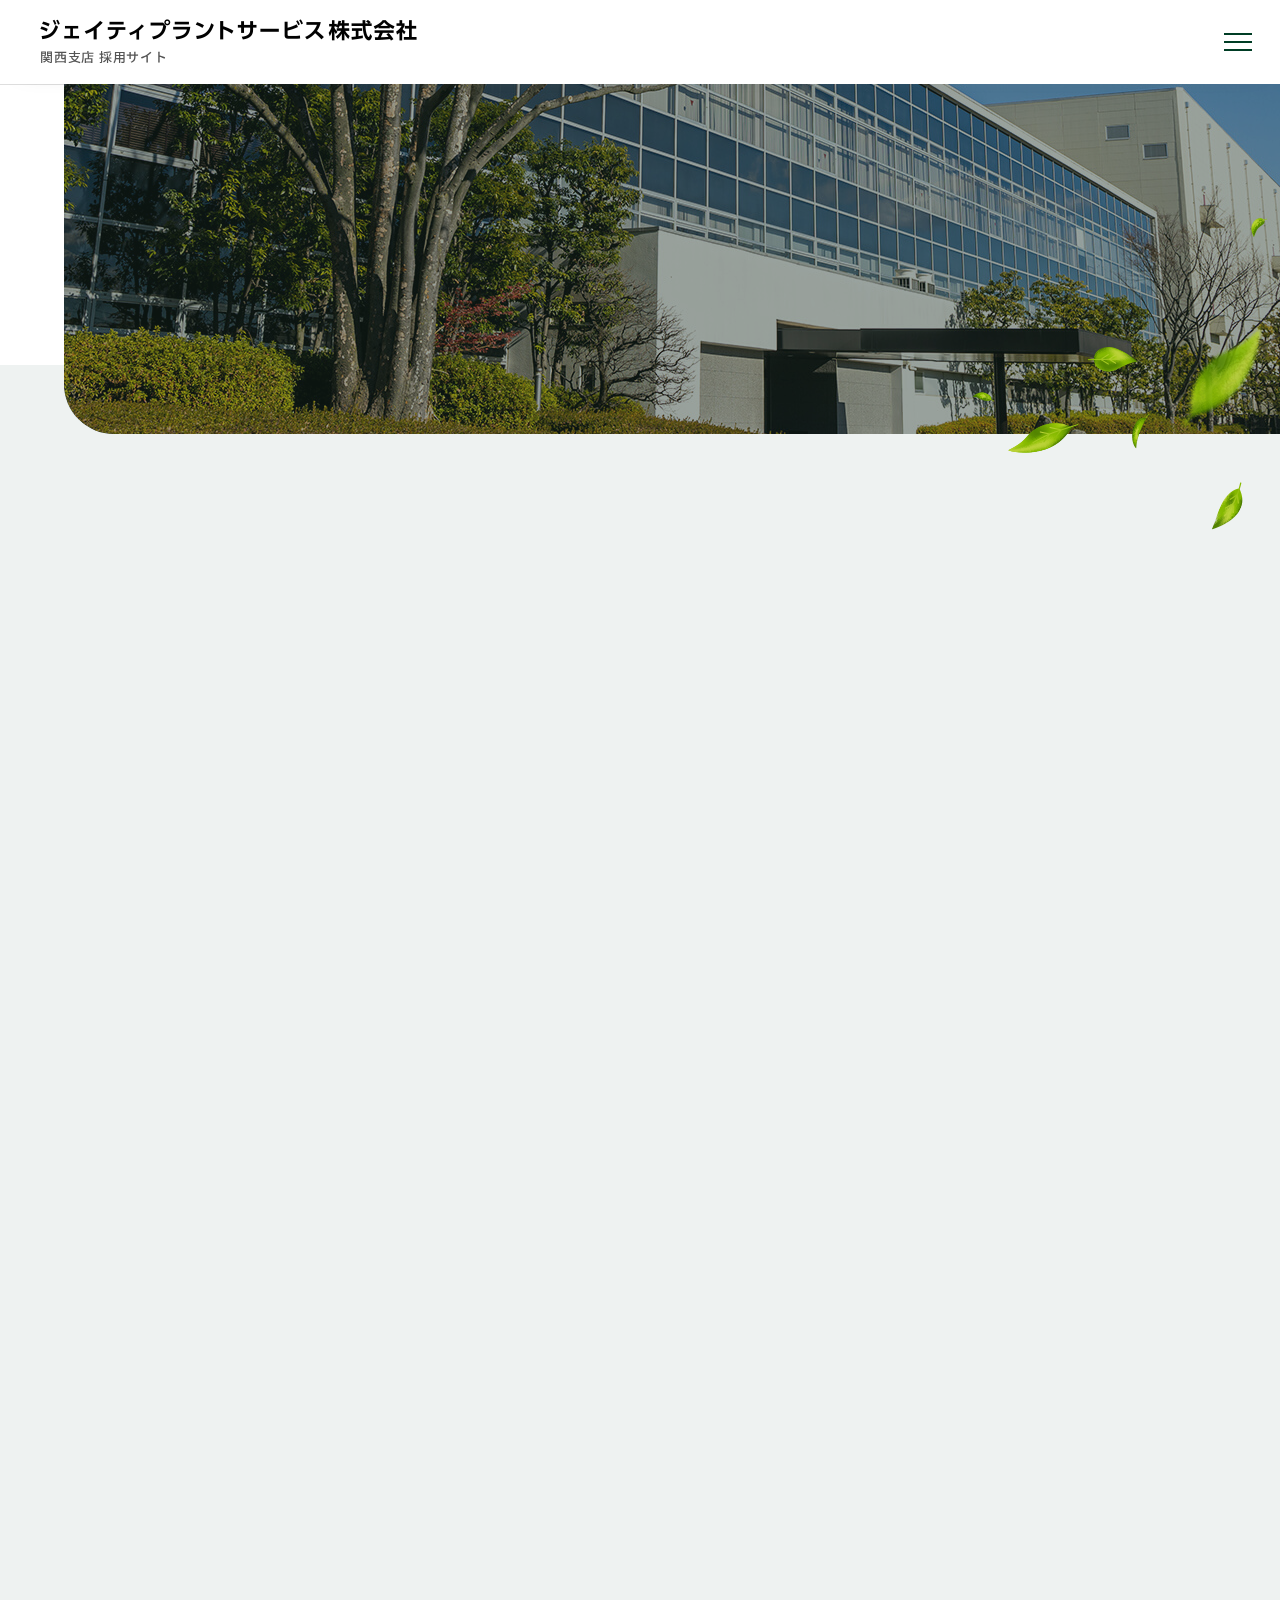
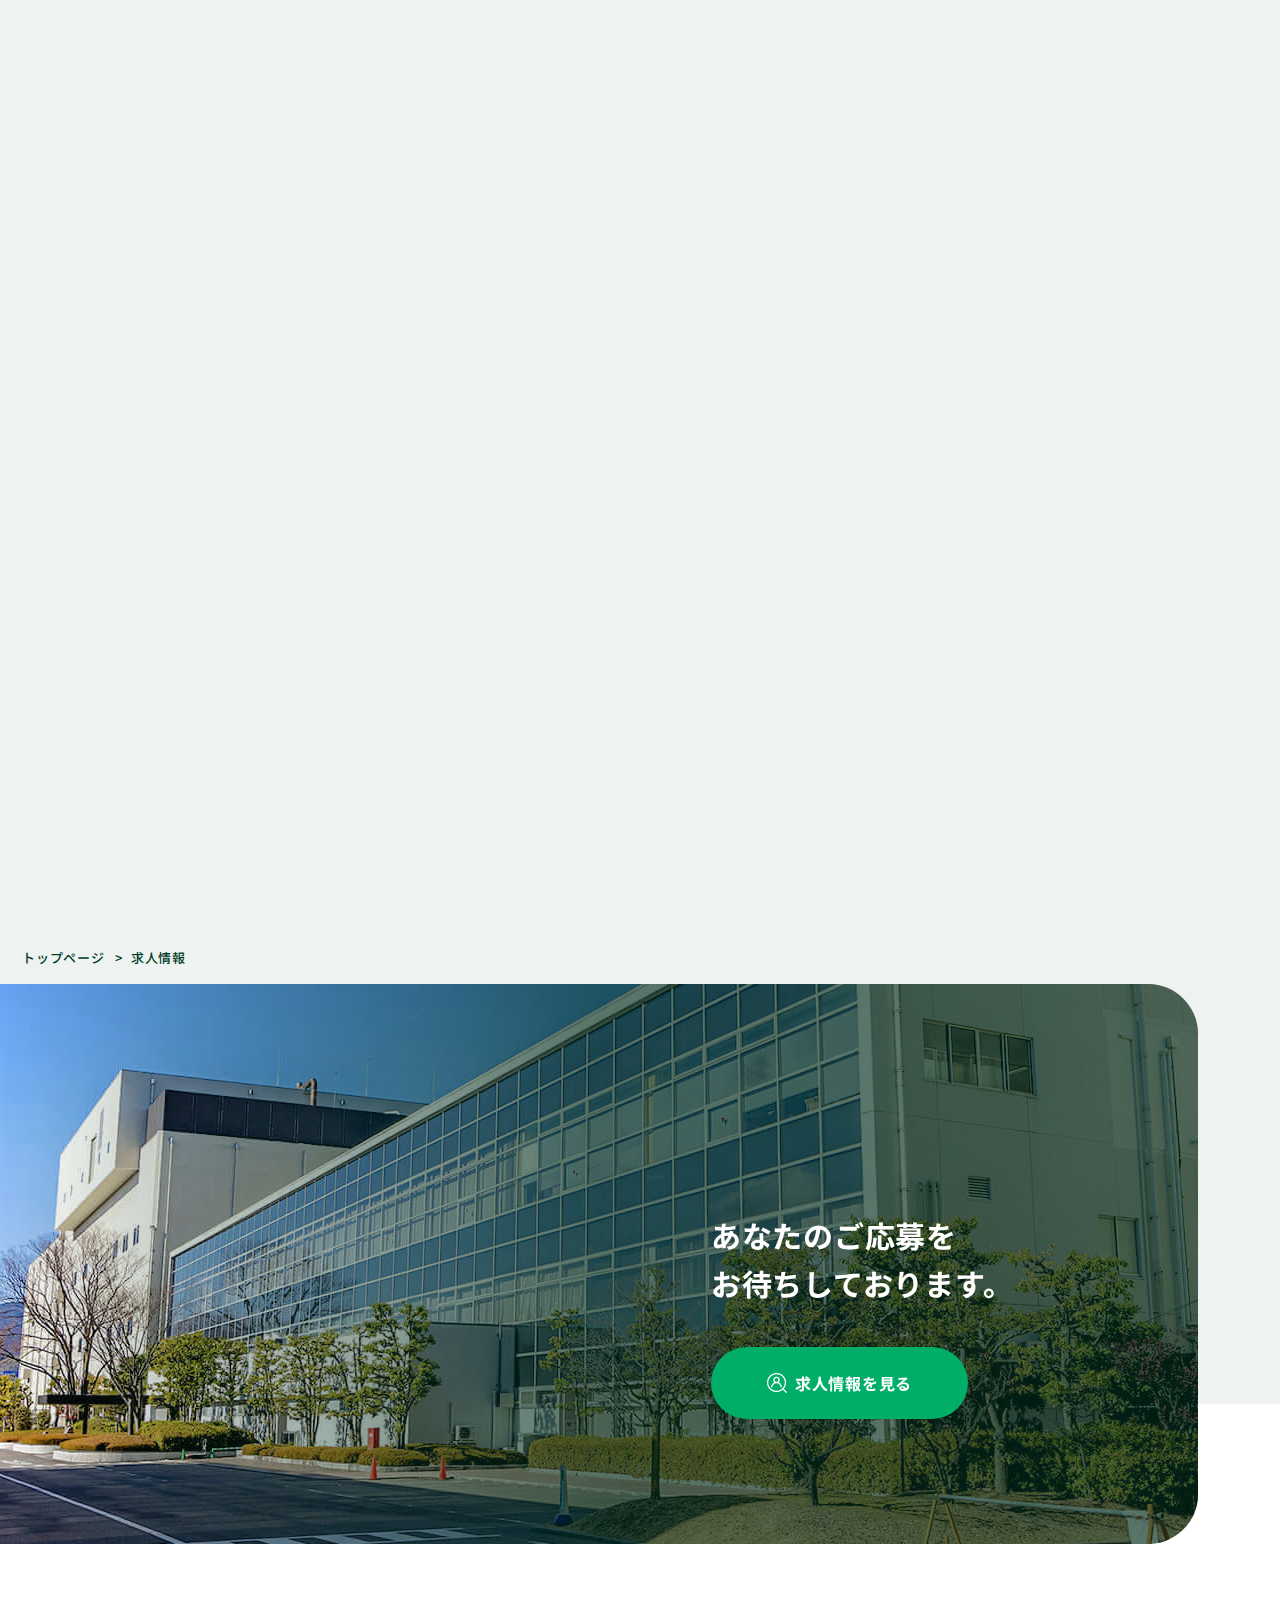
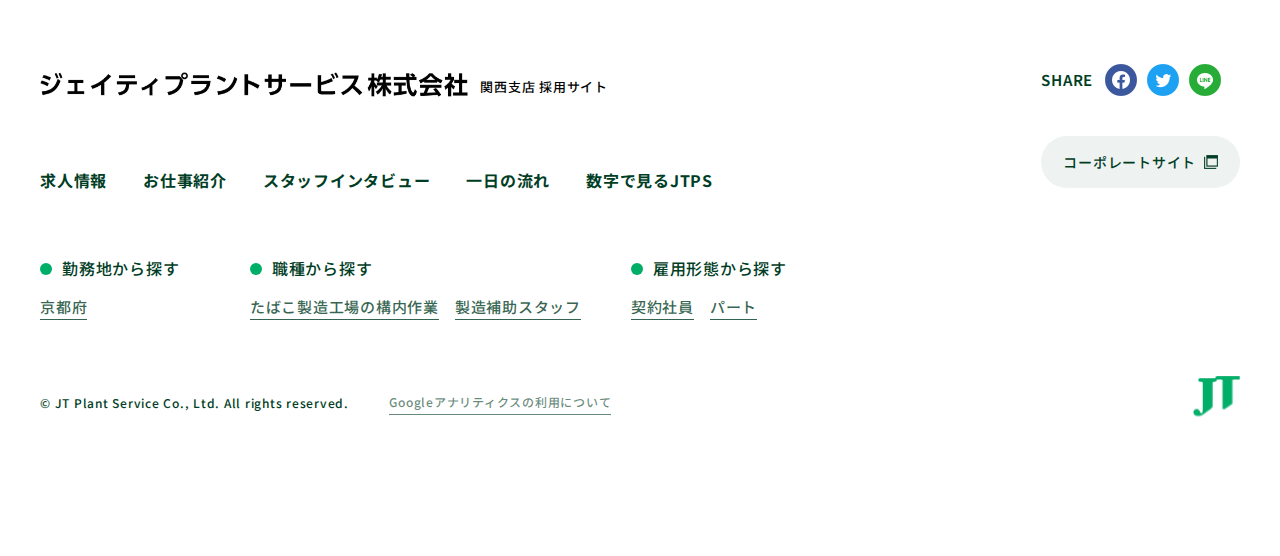
<file: kyujin_l.htm>
<!DOCTYPE html>
<html lang="ja">

<head prefix="og: http://ogp.me/ns# fb: http://ogp.me/ns/fb# article: http://ogp.me/ns/article#">

	<meta charset="utf-8">
	<meta name="viewport" content="width=1024">
	<script>
	 	var metalist = document.getElementsByTagName('meta');
		var ua = navigator.userAgent;
		for (var i = 0; i < metalist.length; i++) {
			var name = metalist[i].getAttribute('name');
			if (name && name.toLowerCase() === 'viewport') {
				if (ua.indexOf('iPhone') > 0 || ua.indexOf('Android') > 0 && ua.indexOf('Mobile') > 0) {
					metalist[i].setAttribute('content', 'width=device-width');
					break;
				};
			}
		}
	</script>
	<meta http-equiv="X-UA-Compatible" content="IE=edge">

	<title>ジェイティプラントサービス株式会社 関西支店 採用サイト</title>

	<meta name="description" content="">
	<meta name="keywords" content="" />
	<meta name="author" content="" />

	<meta name="robots" content="noindex" />
	<meta name="robots" content="nofollow" />
	<meta name="robots" content="noarchive" />

	<!-- SNS -->
	<meta property="og:title" content="" />
	<meta property="og:site_name" content="" />
	<meta property="og:description" content="" />
	<meta property="og:image" content="https://job-gear.jp/●/●●/●●●●●●/img/social.png" />
	<meta property="og:url" content="https://job-gear.jp/●/●●/●●●●●●/" />

	<link rel="shortcut icon" type="image/x-icon" href="https://job-gear.jp/●/●●/●●●●●●/img/favicon.ico">
	<link rel="apple-touch-icon" href="https://job-gear.jp/●/●●/●●●●●●/img/apple-touch-icon.png">

	<!-- fonts -->
	<link rel="preconnect" href="https://fonts.googleapis.com">
	<link rel="preconnect" href="https://fonts.gstatic.com" crossorigin>
	<link href="https://fonts.googleapis.com/css2?family=Cabin:wght@600;700&family=Noto+Sans+JP:wght@500;700&display=swap" rel="stylesheet">

	<!-- style -->
	<!-- [!] 固有 -->
	<link rel="stylesheet" href="css/kyujin.css">
	<link rel="stylesheet" href="css/kyujin_add.css">
	<!-- 共通 -->
	<link rel="stylesheet" href="css/style.css">
	<link rel="stylesheet" href="css/add.css">

</head>

<body class="lower-kyujin_l">

	<!-- ハンバーガーメニュー（共通） -->
	<div class="hamburger">
		<div class="hamburger__menu">
			<div class="hamburger__menu__inner">
				<div class="hamburger__menu__logo logoTxt">
					<a href="index.htm" class="ro">
						<div class="hamburger__menu__logo__main logoTxt__main">
							<img src="img/common/logo_txt.png" alt="ジェイティプラントサービス株式会社" height="22">
						</div>
						<span class="hamburger__menu__logo__sub logoTxt__sub">関西支店 採用サイト</span>
					</a>
				</div>
				<div class="hamburger__menu__nav">
					<ul class="hamburger__menu__nav__list">
						<li class="hamburger__menu__nav__list__item">
							<a href="index.htm">HOME</a>
						</li>
						<li class="hamburger__menu__nav__list__item">
							<a href="kyujin_l.htm">求人情報</a>
						</li>
						<li class="hamburger__menu__nav__list__item">
							<a href="jobs.htm">お仕事紹介</a>
						</li>
						<li class="hamburger__menu__nav__list__item">
							<a href="interview_l.htm">スタッフインタビュー</a>
						</li>
						<li class="hamburger__menu__nav__list__item">
							<a href="oneday.htm">一日の流れ</a>
						</li>
						<li class="hamburger__menu__nav__list__item">
							<a href="data.htm">数字で見るJTPS</a>
						</li>
					</ul>
				</div>
				<div class="hamburger__menu__share">
					<p class="hd eng">SHARE</p>
					<ul class="list">
						<li class="list__item"><a href="#" class="ro"><img src="img/common/ico_facebook.png" height="32" alt="facebook"></a></li>
						<li class="list__item"><a href="#" class="ro"><img src="img/common/ico_twitter.png" height="32" alt="twitter"></a></li>
						<li class="list__item"><a href="#" class="ro"><img src="img/common/ico_line.png" height="32" alt="LINE"></a></li>
					</ul>
				</div>
			</div>
		</div>
		<div class="hamburger__menu__close">
			<span></span>
			<span></span>
		</div>
	</div>

	<div id="container">

		<!-- ヘッダー（共通） -->
		<header class="header">
			<div class="header__inner">
				<div class="header__logoTxt logoTxt">
					<a href="index.htm">
						<div class="header__logoTxt__main logoTxt__main">
							<img src="img/common/logo_txt.png" alt="ジェイティプラントサービス株式会社" height="22">
						</div>
						<span class="header__logoTxt__sub logoTxt__sub">関西支店 採用サイト</span>
					</a>
				</div>
				<nav class="header__nav">
					<ul class="header__nav__list">
						<li class="header__nav__list__item"><a href="kyujin_l.htm">求人情報</a></li>
						<li class="header__nav__list__item"><a href="jobs.htm">お仕事紹介</a></li>
						<li class="header__nav__list__item"><a href="interview_l.htm">スタッフインタビュー</a></li>
						<li class="header__nav__list__item"><a href="oneday.htm">一日の流れ</a></li>
						<li class="header__nav__list__item"><a href="data.htm">数字で見るJTPS</a></li>
					</ul>
				</nav>
				<div class="header__hamburger -hamburger">
					<span></span>
					<span></span>
					<span></span>
				</div>
			</div>
		</header>

		<!-- ページヘッダー（下層共通） -->
		<div class="pageHeader">
			<div class="pageHeader__wrap">
				<div class="pageHeader__ttl">
					<span class="eng anime split -for-fadeIn">Recruit</span>
					<h1 class="ja anime split -for-fadeIn">求人情報</h1>
				</div>
				<div class="pageHeader__img"></div>
			</div>
		</div>

		<!-- コンテンツ -->
		<main class="l-main">
			<div class="kyujin_container">
				<!-- search panel -->
				<div class="search_panel anime -fadeIn">
					<div class="toggle search-toggle">
						<p class="toggle_txt">条件を指定する</p>
						<span class="toggle_trigger">
							<span class="toggle_trigger_txt_ico"></span>
							<span class="toggle_trigger_txt_ico"></span>
						</span>
					</div>
					<div class="search_body">
						<form class="custom-form" name="" action="" method="get">
							<div class="custom-form_inner">
								<!-- 勤務地 -->
								<div class="custom-form_parts">
									<p class="parts_ttl">勤務地</p>
									<div class="form_parts_inner">
										<div class="pull-down">
											<select>
												<option value="" selected="selected">都道府県を選択</option>
												<option value="" id="">京都府</option>
											</select>
										</div>
										<div class="check-box selCity-box">
											<span class="selCity_alert">上の都道府県を選択してください</span>
											<ul class="category_list">
												<li>
													<input type="checkbox" id="area_a" name="" />
													<label for="area_a">
														京都市伏見区
													</label>
												</li>
											</ul>
										</div>
									</div>
								</div>
								<!-- //勤務地 -->
								<!-- 職種 -->
								<div class="custom-form_parts">
									<p class="parts_ttl">職種</p>
									<div class="form_parts_inner">
										<ul class="category_list">
											<li>
												<input type="checkbox" id="occupation01" name="" />
												<label for="occupation01">
													たばこ製造工場の構内作業
												</label>
											</li>
											<li>
												<input type="checkbox" id="occupation02" name="" />
												<label for="occupation02">
													製造補助スタッフ
												</label>
											</li>
										</ul>
									</div>
								</div>
								<!-- 職種 -->
								<!-- 雇用形態 -->
								<div class="custom-form_parts">
									<p class="parts_ttl">雇用形態</p>
									<div class="form_parts_inner">
										<ul class="category_list">
											<li>
												<input type="checkbox" id="status01" name="" />
												<label for="status01">
													契約社員
												</label>
											</li>
											<li>
												<input type="checkbox" id="status02" name="" />
												<label for="status02">
													パート
												</label>
											</li>
										</ul>
									</div>
								</div>
								<!-- //雇用形態 -->
								<!-- フリーワード -->
								<div class="custom-form_parts -freeWord">
									<p class="parts_ttl">フリーワード</p>
									<div class="form_parts_inner">
										<input class="searchWord" type="search" name="" placeholder="フリーワードを入力してください" title="フリーワードを入力してください" onfocus="" onblur="">

										<div class="custom-form_searth_btn">
											<span class="btn_cover">
												<input type="submit" value="検索">
											</span>
										</div>
									</div>
								</div>
								<!-- //フリーワード -->
							</div>
						</form>
					</div>
					<div class="job_result_total">
						<!-- 21.03.11 削除 -->
						<!--
						<div class="job_result_total_head">
							<span class="job_result_total_num">999</span>
							<span class="job_result_total_cach">件</span>
						</div>
						-->
						<!-- /21.03.11 削除 -->
						<div class="job_result_total_body">
							<!-- デフォルトは　「求人情報一覧」 -->
							<p class="job_result_total_body_ttl">大阪 | 職種1・職種2・職種3 | 正社員 | 特徴1・特徴2・特徴3・特徴4 | キーワードキーワード の求人検索結果</p>
						</div>
					</div>
				</div>
				<!-- //search panel -->

				<div class="job_count_pager contents_top anime -fadeIn">
					<div class="result_total">
						<span class="result_total_all">999</span>
						<span class="result_total_txt">件</span>
						<span class="result_total_current">1～20件を表示</span>
					</div>
					<div class="pagination">
						<ul>
							<li class="prev arrow"><a href="">≪</a></li>
							<li class="prev arrow"><a href="">&lt;</a></li>
							<li class="number current"><em>1</em></li>
							<li class="number"><a href="">2</a></li>
							<li class="number"><a href="">3</a></li>
							<li class="number"><a href="">4</a></li>
							<li class="number"><a href="">5</a></li>
							<li class="next arrow"><a href="">&gt;</a></li>
							<li class="next arrow"><a href="">≫</a></li>
						</ul>
					</div>
				</div>

				<div class="job_list">
					<!-- 1block -->
					<article class="job data-for-aidemlog anime -fadeIn" data-id="${anken.job_offer_id}">
						<header class="job_head">

							<div class="job_head_meta">
								<div class="job_head_meta_inner">
									<div class="job_post_date">
										<span class="job_post_date_ttl">更新日</span>
										<time class="job_post_date_txt">●●-●●-●●</time>
									</div>
									<div class="job_post_validthrough">
										<span class="job_post_validthrough_ttl">掲載期間</span>
										<time class="job_post_validthrough_txt">●●-●●-●●~■■-■-■</time>
									</div>
								</div>
								<div class="job_employmenttype">
									<ul class="job_employmenttype_list">
										<li class="job_employmenttype_list_item">アルバイト</li>
										<li class="job_employmenttype_list_item">パート</li>
										<li class="job_employmenttype_list_item">契約社員</li>
									</ul>
								</div>
							</div>

							<!-- 20.03add -->
							<div class="job_head_ttl">
								<h2 class="job_ttl">
									<a href="kyujin_d.htm" class="job_link">
										【正社員】プログラマー★部署拡大に伴う増員◆自社サービス構築のお仕事♪残業少なめ◎
									</a>
								</h2>
							</div>
							<!-- 20.03add -->

							<div class="job_workplace">
								<span class="job_workplace_ttl">就業先</span>
								<span class="job_workplace_txt">株式会社アイデム　HPディレクションチーム</span>
							</div>

						</header>
						<div class="job_body">
							<div class="job_body_head job_body_block">
								<div class="job_body_head_img is_pc">
									<a href="kyujin_d.htm" class="job_link">
										<figure class="job_img">
											<img src="img/kyujin/dummy2.jpg" alt="" class="object-fit-img">
										</figure>
									</a>
								</div>
								<div class="job_body_head_txt">
									<h3 class="job_occupations is_pc">プログラマー（自社サービスのサーバサイドエンジニア）</h3>
									<div class="job_body_head_txt_inner">
										<ul class="job_outline job_outline-head">
											<!-- 各項目　75文字で　...　処理を入れる（progrum） -->
											<li class="job_outline_item">
												<div class="job_outline_item_ttl"><span>勤務地</span></div>
												<div class="job_outline_item_txt">
													大阪府大阪市西区西本町1-13-40　アイデム西本町第2ビル8F<br> WebリライアンスディヴィジョンCube　HPディレクションチーム（ <a href="" class="gMap_link" target="_blank">Google Map</a> ）
												</div>
											</li>
											<li class="job_outline_item">
												<div class="job_outline_item_ttl"><span>給与</span></div>
												<div class="job_outline_item_txt">
													月給181,630円～250,350円（年齢による）<br> ※別途残業...
												</div>
											</li>
										</ul>
									</div>
								</div>
							</div>
						</div>
						<div class="job_foot job_convertion">
							<div class="job_convertion_inner">
								<a class="btn btn_secondary" href="kyujin_d.htm">詳しく見る</a>
							</div>
							<div class="job_convertion_inner">
								<a class="btn btn_external" href="" target="_blank">応募する</a>
							</div>
						</div>
					</article>
					<!-- //1block -->

					<article class="job data-for-aidemlog anime -fadeIn" data-id="${anken.job_offer_id}">
						<header class="job_head">
							<div class="job_head_meta">
								<div class="job_head_meta_inner">
									<div class="job_post_date">
										<span class="job_post_date_ttl">更新日</span>
										<time class="job_post_date_txt">●●-●●-●●</time>
									</div>
									<div class="job_post_validthrough">
										<span class="job_post_validthrough_ttl">掲載期間</span>
										<time class="job_post_validthrough_txt">●●-●●-●●~■■-■-■</time>
									</div>
								</div>
								<div class="job_employmenttype">
									<ul class="job_employmenttype_list">
										<li class="job_employmenttype_list_item">アルバイト</li>
										<li class="job_employmenttype_list_item">パート</li>
										<li class="job_employmenttype_list_item">契約社員</li>
									</ul>
								</div>
							</div>
							<!-- 20.03add -->
							<div class="job_head_ttl">
								<h2 class="job_ttl">
									<a href="kyujin_d.htm" class="job_link">
										【正社員】プログラマー★部署拡大に伴う増員◆自社サービス構築のお仕事♪残業少なめ◎
									</a>
								</h2>
							</div>
							<!-- 20.03add -->
							<div class="job_workplace">
								<span class="job_workplace_ttl">就業先</span>
								<span class="job_workplace_txt">株式会社アイデム　HPディレクションチーム</span>
							</div>
						</header>
						<div class="job_body">
							<div class="job_body_head job_body_block">
								<div class="job_body_head_img is_pc">
									<a href="kyujin_d.htm" class="job_link">
										<figure class="job_img">
											<img src="img/kyujin/dummy.jpg" alt="" class="object-fit-img">
										</figure>
									</a>
								</div>
								<div class="job_body_head_txt">
									<h3 class="job_occupations is_pc">プログラマー（自社サービスのサーバサイドエンジニア）</h3>
									<div class="job_body_head_txt_inner">
										<ul class="job_outline job_outline-head">
											<!-- 各項目　75文字で　...　処理を入れる（progrum） -->
											<li class="job_outline_item">
												<div class="job_outline_item_ttl"><span>勤務地</span></div>
												<div class="job_outline_item_txt">
													大阪府大阪市西区西本町1-13-40　アイデム西本町第2ビル8F<br> WebリライアンスディヴィジョンCube　HPディレクションチーム（ <a href="" class="gMap_link" target="_blank">Google Map</a> ）
												</div>
											</li>
											<li class="job_outline_item">
												<div class="job_outline_item_ttl"><span>給与</span></div>
												<div class="job_outline_item_txt">
													月給181,630円～250,350円（年齢による）<br> ※別途残業...
												</div>
											</li>
										</ul>
									</div>
								</div>
							</div>
						</div>
						<div class="job_foot job_convertion">
							<div class="job_convertion_inner">
								<a class="btn btn_secondary" href="kyujin_d.htm">詳しく見る</a>
							</div>
							<div class="job_convertion_inner">
								<a class="btn btn_external" href="" target="_blank">応募する</a>
							</div>
						</div>
					</article>

				</div>

				<div class="job_count_pager contents_bottom anime -fadeIn">
					<div class="pager_next">
						<a href="" class="btn">次の10件を表示</a>
					</div>
					<div class="pagination">
						<ul>
							<li class="prev arrow"><a href="">≪</a></li>
							<li class="prev arrow"><a href="">&lt;</a></li>
							<li class="number current"><em>1</em></li>
							<li class="number"><a href="">2</a></li>
							<li class="number"><a href="">3</a></li>
							<li class="number"><a href="">4</a></li>
							<li class="number"><a href="">5</a></li>
							<li class="next arrow"><a href="">&gt;</a></li>
							<li class="next arrow"><a href="">≫</a></li>
						</ul>
					</div>
				</div>

			</div>
		</main>

		<!-- パンくずリスト（下層共通） -->
		<div class="breadcrumb">
			<div class="breadcrumb__inner">
				<ol class="breadcrumb__list">
					<li class="breadcrumb__list__item">
						<a href="index.htm"><span>トップページ</span></a>
					</li>
					<li class="breadcrumb__list__item">求人情報</li>
				</ol>
			</div>
		</div>

		<!-- リクルート（共通） -->
		<section class="sec__recruit">
			<div class="recruit">
				<div class="recruit__bg">
					<img src="img/common/recruit_bg.jpg" alt="イメージ" class="ofi" loading="lazy">
				</div>
				<div class="recruit__inner innerWrap">
					<div class="txtArea">
						<div class="commonHead01 -white -lineGreen">
							<span class="eng anime split -for-fadeIn">Recruit</span>
							<h2 class="ja anime split -for-fadeIn">求人情報</h2>
						</div>
						<p class="lead">
							あなたのご応募を<br>
							お待ちしております。
						</p>
						<div class="commonBtn01 -large">
							<a href="kyujin_l.htm">
								<span class="icon">
									<img src="img/common/ico_jobsearch_white.png" alt="アイコン" loading="lazy" height="20">
								</span>
								<span class="txt">求人情報を見る</span>
							</a>
						</div>
					</div>
				</div>
			</div>
		</section>

		<!-- フッター（共通） -->
		<footer class="footer">
			<div class="footer__inner innerWrap">
				<div class="footer__main">
					<div class="footer__logoTxt logoTxt">
						<a href="index.htm">
							<div class="logoTxt__main">
								<img src="img/common/logo_txt.png" alt="ジェイティプラントサービス株式会社" height="25">
							</div>
							<span class="logoTxt__sub">関西支店 採用サイト</span>
						</a>
					</div>
					<nav class="footer__nav">
						<ul class="footer__nav__list">
							<li class="footer__nav__list__item"><a href="kyujin_l.htm">求人情報</a></li>
							<li class="footer__nav__list__item"><a href="jobs.htm">お仕事紹介</a></li>
							<li class="footer__nav__list__item"><a href="interview_l.htm">スタッフインタビュー</a></li>
							<li class="footer__nav__list__item"><a href="oneday.htm">一日の流れ</a></li>
							<li class="footer__nav__list__item"><a href="data.htm">数字で見るJTPS</a></li>
						</ul>
					</nav>
					<div class="footer__jobSearch">
						<div class="footer__jobSearch__item">
							<div class="head">勤務地から探す</div>
							<ul class="list">
								<li class="list__item"><a href="#">京都府</a></li>
							</ul>
						</div>
						<div class="footer__jobSearch__item">
							<div class="head">職種から探す</div>
							<ul class="list">
								<li class="list__item"><a href="#">たばこ製造工場の構内作業</a></li>
								<li class="list__item"><a href="#">製造補助スタッフ</a></li>
							</ul>
						</div>
						<div class="footer__jobSearch__item">
							<div class="head">雇用形態から探す</div>
							<ul class="list">
								<li class="list__item"><a href="#">契約社員</a></li>
								<li class="list__item"><a href="#">パート</a></li>
							</ul>
						</div>
					</div>
					<div class="footer__wrap">
						<div class="footer__cr">&copy; JT Plant Service Co., Ltd. All rights reserved.</div>
						<div class="footer__ga">
							<a href="#">Googleアナリティクスの利用について</a>
						</div>
					</div>
				</div>
				<div class="footer__sub">
					<div class="wrap">
						<div class="footer__sns">
							<div class="head">SHARE</div>
							<ul class="list">
								<li class="list__item">
									<a href="#">
										<img src="img/common/ico_facebook.png" alt="アイコン" height="32">
									</a>
								</li>
								<li class="list__item">
									<a href="#">
										<img src="img/common/ico_twitter.png" alt="アイコン" height="32">
									</a>
								</li>
								<li class="list__item">
									<a href="#">
										<img src="img/common/ico_line.png" alt="アイコン" height="32">
									</a>
								</li>
							</ul>
						</div>
						<div class="footer__corporate">
							<a href="#">
								<span class="txt">コーポレートサイト</span>
								<span class="icon">
									<img src="img/common/ico_external.png" alt="アイコン" height="14">
								</span>
							</a>
						</div>
					</div>
					<div class="footer__logo">
						<img src="img/common/logo.png" alt="ひとのときを、想う。JT" height="40">
					</div>
				</div>
			</div>
		</footer>

		<!-- ページトップ（共通） -->
		<span class="pagetop">
			<a href="#container">
				<img src="img/common/pagetop.png" height="94" alt="PAGETOP">
			</a>
		</span>

	</div>

	<!-- JavaScript -->
	<!-- 共通スクリプト -->
	<script src="js/vendor/jquery-3.4.1.min.js"></script>
	<script src="js/vendor/intersection-observer.js"></script>
	<script src="js/vendor/ofi.min.js"></script>
	<script src="js/script.js"></script>
	<!-- [!] 固有スクリプト -->
	<script src="js/kyujin.js"></script>

</body>
</html>
</file>
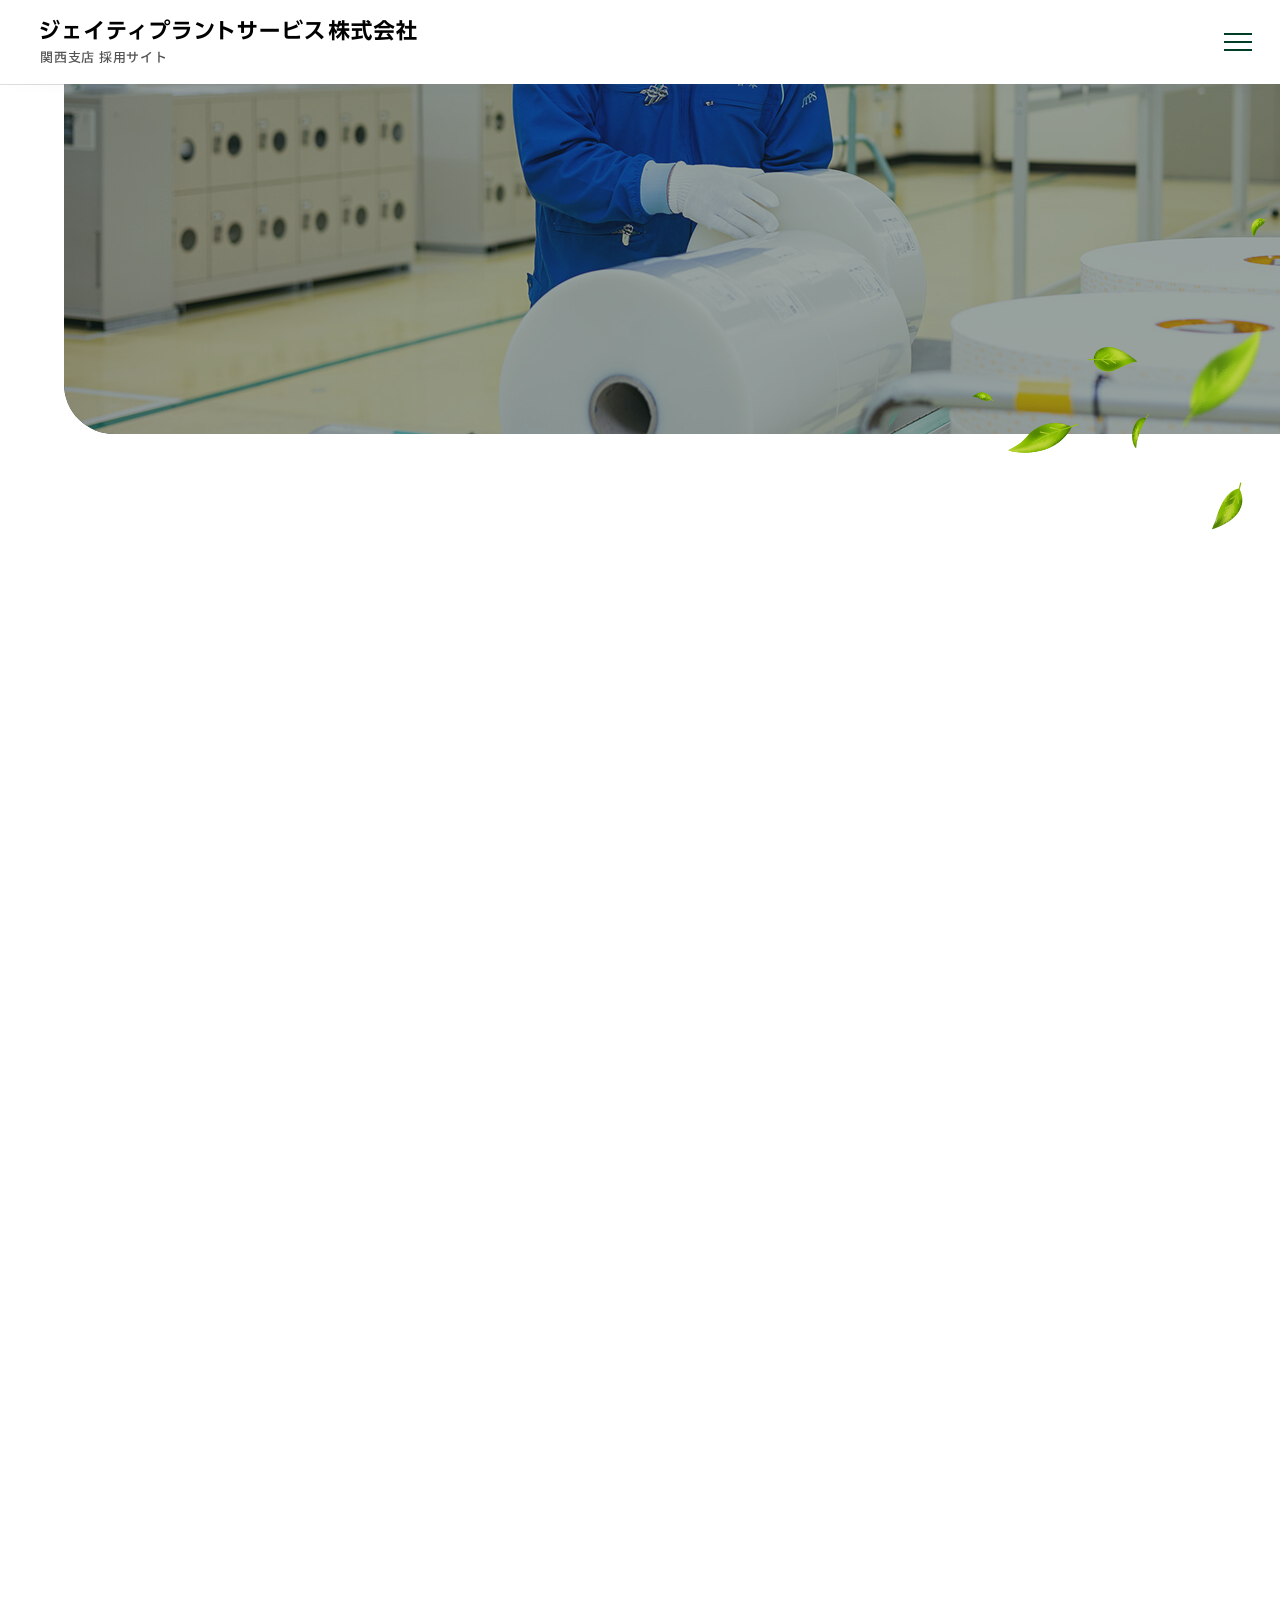
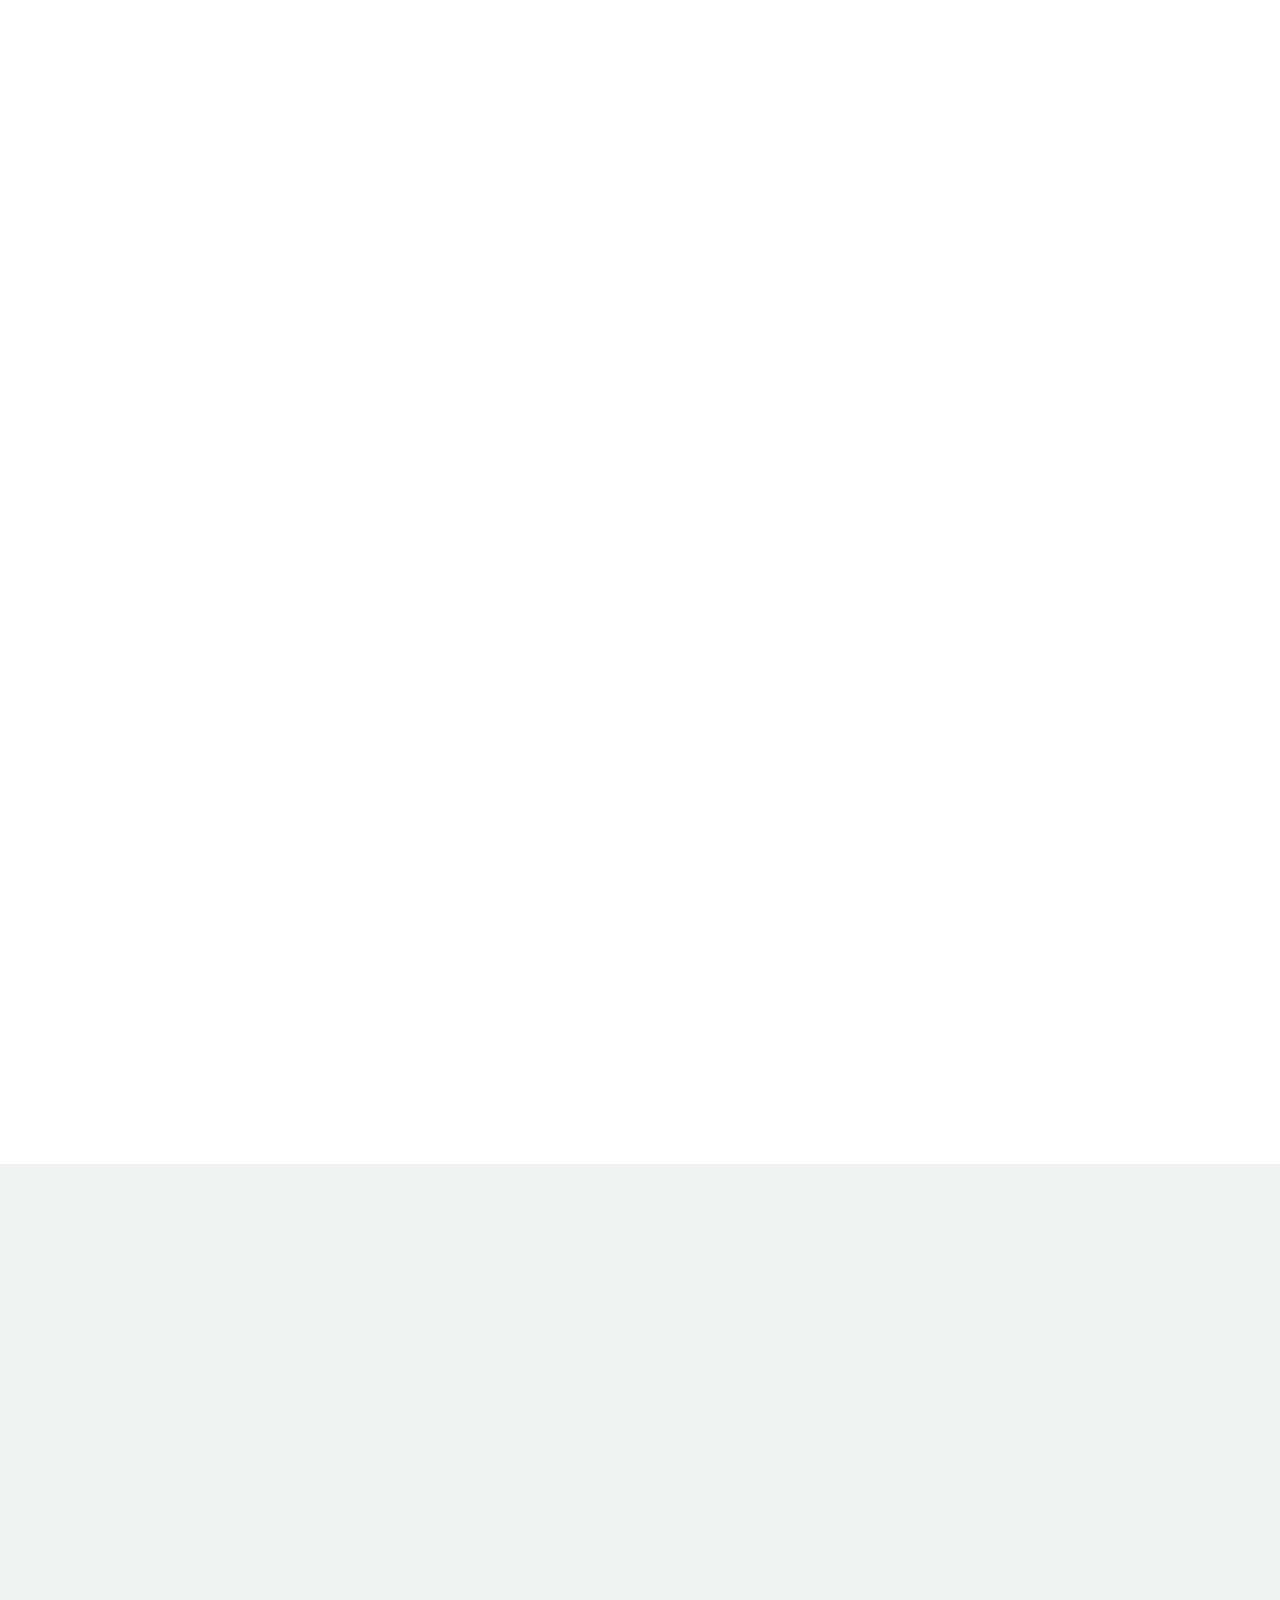
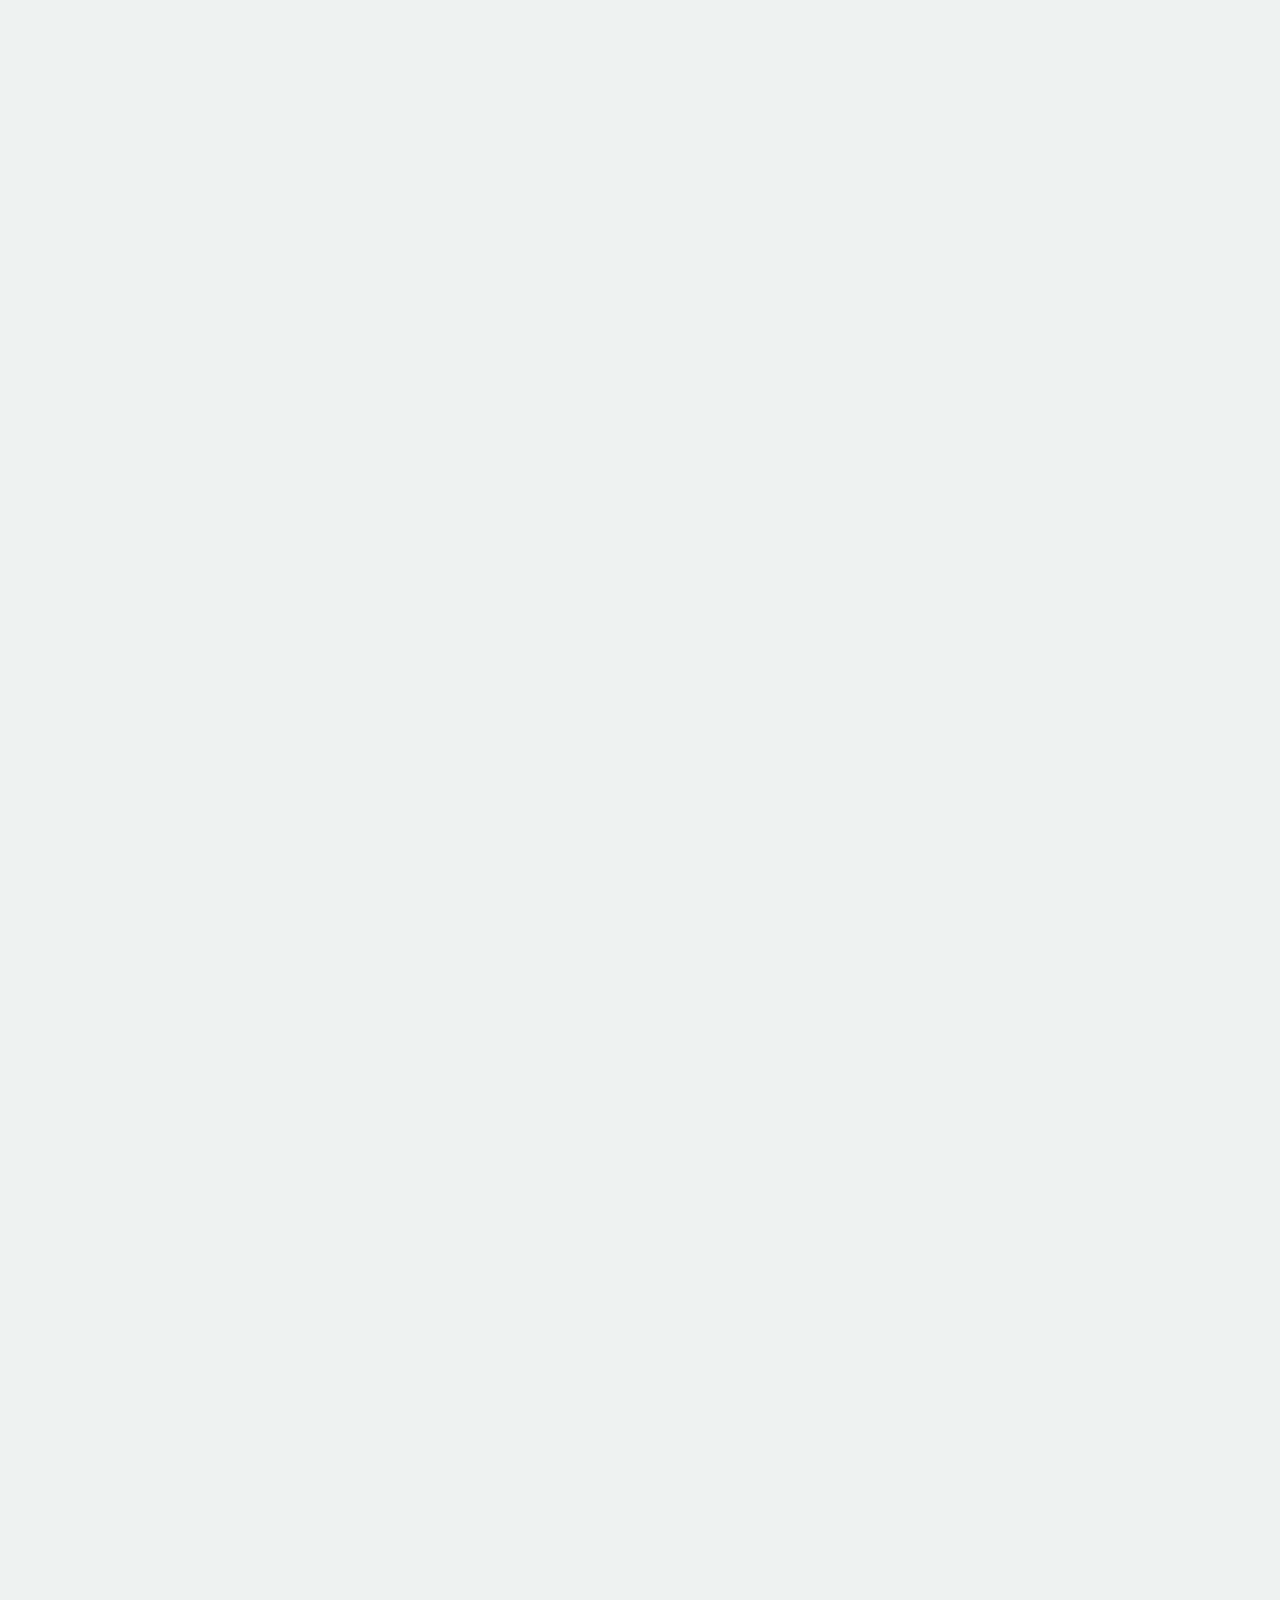
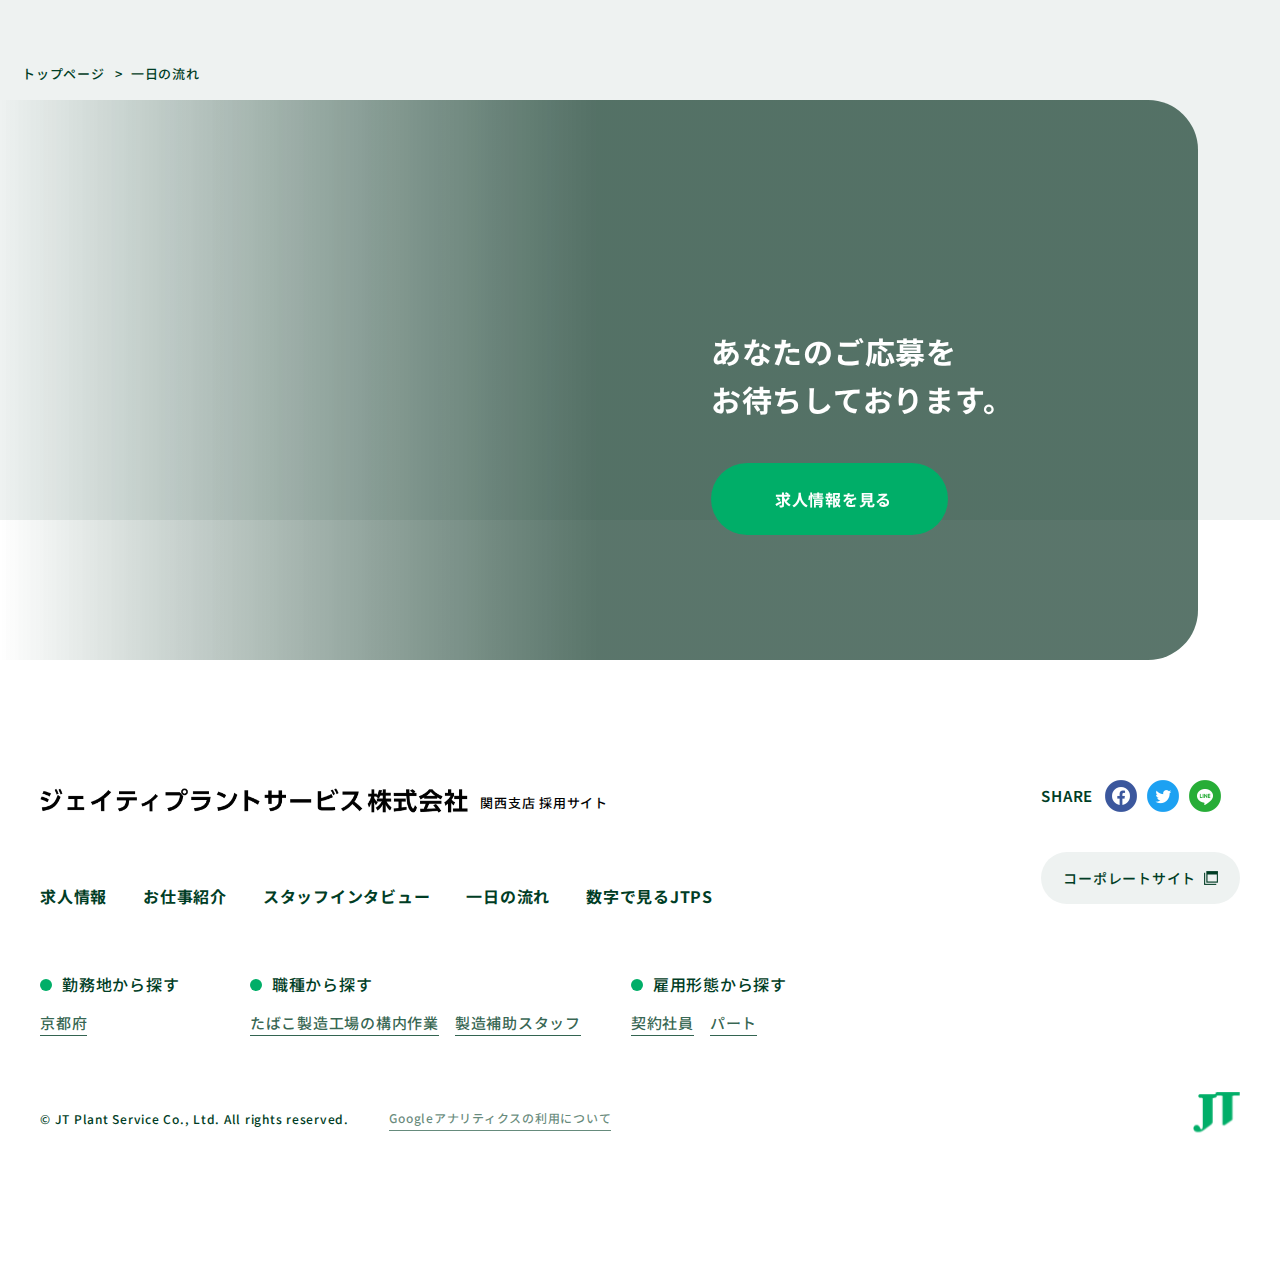
<file: oneday.htm>
<!DOCTYPE html>
<html lang="ja">

<head prefix="og: http://ogp.me/ns# fb: http://ogp.me/ns/fb# article: http://ogp.me/ns/article#">

	<meta charset="utf-8">
	<meta name="viewport" content="width=1024">
	<script>
	 	var metalist = document.getElementsByTagName('meta');
		var ua = navigator.userAgent;
		for (var i = 0; i < metalist.length; i++) {
			var name = metalist[i].getAttribute('name');
			if (name && name.toLowerCase() === 'viewport') {
				if (ua.indexOf('iPhone') > 0 || ua.indexOf('Android') > 0 && ua.indexOf('Mobile') > 0) {
					metalist[i].setAttribute('content', 'width=device-width');
					break;
				};
			}
		}
	</script>
	<meta http-equiv="X-UA-Compatible" content="IE=edge">

	<title>ジェイティプラントサービス株式会社 関西支店 採用サイト</title>

	<meta name="description" content="">
	<meta name="keywords" content="" />
	<meta name="author" content="" />

	<meta name="robots" content="noindex" />
	<meta name="robots" content="nofollow" />
	<meta name="robots" content="noarchive" />

	<!-- SNS -->
	<meta property="og:title" content="" />
	<meta property="og:site_name" content="" />
	<meta property="og:description" content="" />
	<meta property="og:image" content="https://job-gear.jp/●/●●/●●●●●●/img/social.png" />
	<meta property="og:url" content="https://job-gear.jp/●/●●/●●●●●●/" />

	<link rel="shortcut icon" type="image/x-icon" href="https://job-gear.jp/●/●●/●●●●●●/img/favicon.ico">
	<link rel="apple-touch-icon" href="https://job-gear.jp/●/●●/●●●●●●/img/apple-touch-icon.png">

	<!-- fonts -->
	<link rel="preconnect" href="https://fonts.googleapis.com">
	<link rel="preconnect" href="https://fonts.gstatic.com" crossorigin>
	<link href="https://fonts.googleapis.com/css2?family=Cabin:wght@600;700&family=Noto+Sans+JP:wght@500;700&display=swap" rel="stylesheet">

	<!-- style -->
	<!-- [!] 固有 -->
	<link rel="stylesheet" href="js/vendor/swiper.min.css">
	<!-- 共通 -->
	<link rel="stylesheet" href="css/style.css">
	<link rel="stylesheet" href="css/add.css">

</head>

<body class="lower-oneday">

	<!-- ハンバーガーメニュー（共通） -->
	<div class="hamburger">
		<div class="hamburger__menu">
			<div class="hamburger__menu__inner">
				<div class="hamburger__menu__logo logoTxt">
					<a href="index.htm" class="ro">
						<div class="hamburger__menu__logo__main logoTxt__main">
							<img src="img/common/logo_txt.png" alt="ジェイティプラントサービス株式会社" height="22">
						</div>
						<span class="hamburger__menu__logo__sub logoTxt__sub">関西支店 採用サイト</span>
					</a>
				</div>
				<div class="hamburger__menu__nav">
					<ul class="hamburger__menu__nav__list">
						<li class="hamburger__menu__nav__list__item">
							<a href="index.htm">HOME</a>
						</li>
						<li class="hamburger__menu__nav__list__item">
							<a href="kyujin_l.htm">求人情報</a>
						</li>
						<li class="hamburger__menu__nav__list__item">
							<a href="jobs.htm">お仕事紹介</a>
						</li>
						<li class="hamburger__menu__nav__list__item">
							<a href="interview_l.htm">スタッフインタビュー</a>
						</li>
						<li class="hamburger__menu__nav__list__item">
							<a href="oneday.htm">一日の流れ</a>
						</li>
						<li class="hamburger__menu__nav__list__item">
							<a href="data.htm">数字で見るJTPS</a>
						</li>
					</ul>
				</div>
				<div class="hamburger__menu__share">
					<p class="hd eng">SHARE</p>
					<ul class="list">
						<li class="list__item"><a href="#" class="ro"><img src="img/common/ico_facebook.png" height="32" alt="facebook"></a></li>
						<li class="list__item"><a href="#" class="ro"><img src="img/common/ico_twitter.png" height="32" alt="twitter"></a></li>
						<li class="list__item"><a href="#" class="ro"><img src="img/common/ico_line.png" height="32" alt="LINE"></a></li>
					</ul>
				</div>
			</div>
		</div>
		<div class="hamburger__menu__close">
			<span></span>
			<span></span>
		</div>
	</div>

	<div id="container">

		<!-- ヘッダー（共通） -->
		<header class="header">
			<div class="header__inner">
				<div class="header__logoTxt logoTxt">
					<a href="index.htm">
						<div class="header__logoTxt__main logoTxt__main">
							<img src="img/common/logo_txt.png" alt="ジェイティプラントサービス株式会社" height="22">
						</div>
						<span class="header__logoTxt__sub logoTxt__sub">関西支店 採用サイト</span>
					</a>
				</div>
				<nav class="header__nav">
					<ul class="header__nav__list">
						<li class="header__nav__list__item"><a href="kyujin_l.htm">求人情報</a></li>
						<li class="header__nav__list__item"><a href="jobs.htm">お仕事紹介</a></li>
						<li class="header__nav__list__item"><a href="interview_l.htm">スタッフインタビュー</a></li>
						<li class="header__nav__list__item"><a href="oneday.htm">一日の流れ</a></li>
						<li class="header__nav__list__item"><a href="data.htm">数字で見るJTPS</a></li>
					</ul>
				</nav>
				<div class="header__hamburger -hamburger">
					<span></span>
					<span></span>
					<span></span>
				</div>
			</div>
		</header>

		<!-- ページヘッダー（下層共通） -->
		<div class="pageHeader">
			<div class="pageHeader__wrap">
				<div class="pageHeader__ttl">
					<span class="eng anime split -for-fadeIn">One Day</span>
					<h1 class="ja anime split -for-fadeIn">一日の流れ</h1>
				</div>
				<div class="pageHeader__img"></div>
			</div>
		</div>

		<!-- コンテンツ -->
		<main class="l-main">
			<!-- スケジュール -->
			<section class="sec__schedule">
				<div class="schedule">
					<div class="schedule__inner innerWrap">
						<p class="schedule__lead anime -fadeIn">
							たばこ作りを支える立役者たちは、どのような1日を過ごしているのでしょうか。仕事の流れや休憩時間は…？？<br class="u-pcOnly">構内作業スタッフのリアルな1日に密着しました！
						</p>
						<ul class="schedule__list">
							<li class="schedule__list__item anime -fadeIn">
								<span class="time">13:43</span>
								<div class="box">
									<div class="txtArea">
										<p class="term">出勤</p>
										<p class="desc">
											作業着へ着替えたあとは身だしなみをチェック！異物混入防止や安全のために欠かせないルーティンです。
										</p>
									</div>
									<div class="imgArea">
										<div class="img">
											<img src="img/oneday/schedule01.jpg" alt="イメージ" class="ofi" loading="lazy">
										</div>
									</div>
								</div>
							</li>
							<li class="schedule__list__item anime -fadeIn">
								<span class="time">13:50</span>
								<div class="box">
									<div class="txtArea">
										<p class="term">積み付け・運搬</p>
										<p class="desc">
											現場主任から引き継ぎ事項を確認後、台車を使って製品を入れる段ボールや巻紙といった材料の積み付けを行い製造元まで運搬します。重量は10㎏以下と軽量のものがほとんどですし、20kg以上の場合や体力面での不安を抱える場合は2人一組で作業を行えるので安心です。
										</p>
									</div>
									<div class="imgArea">
										<div class="img">
											<img src="img/oneday/schedule02.jpg" alt="イメージ" class="ofi" loading="lazy">
										</div>
									</div>
								</div>
							</li>
							<li class="schedule__list__item anime -fadeIn">
								<span class="time">16:00</span>
								<div class="box">
									<div class="txtArea">
										<p class="term">小休憩</p>
										<p class="desc">
											休憩室で15分の休憩を取ります。広々とした室内には冷蔵庫や給茶機、コーヒーメーカー等も完備。スタッフ憩いの場になっています♪
										</p>
									</div>
									<div class="imgArea">
										<div class="img">
											<img src="img/oneday/schedule03.jpg" alt="イメージ" class="ofi" loading="lazy">
										</div>
									</div>
								</div>
							</li>
							<li class="schedule__list__item anime -fadeIn">
								<span class="time">16:15</span>
								<div class="box">
									<div class="txtArea">
										<p class="term">積み付け・付帯作業</p>
										<p class="desc">
											材料の積み付けや運搬作業と並行し、製造元で使用する粘着剤の補充や製造部品の洗浄に使用するおしぼりの洗濯や準備等も行います。
										</p>
									</div>
									<div class="imgArea">
										<div class="img">
											<img src="img/oneday/schedule04.jpg" alt="イメージ" class="ofi" loading="lazy">
										</div>
									</div>
								</div>
							</li>
							<li class="schedule__list__item anime -fadeIn">
								<span class="time">18:15</span>
								<div class="box">
									<div class="txtArea">
										<p class="term">休憩</p>
										<p class="desc">
											休憩室で持参したお弁当を食べる日もあれば食堂へ行くこともあります。同僚と一緒に休憩を取れるので、プライベートの話に花を咲かせることも多いです。
										</p>
									</div>
									<div class="imgArea">
										<div class="img">
											<img src="img/oneday/schedule05.jpg" alt="イメージ" class="ofi" loading="lazy">
										</div>
									</div>
								</div>
							</li>
							<li class="schedule__list__item anime -fadeIn">
								<span class="time">18:45</span>
								<div class="box">
									<div class="txtArea">
										<p class="term">作業再開</p>
										<p class="desc">
											再び材料の積み付けや運搬を行いつつ、終業時間が近づけば製造元で出た廃棄品の回収や構内清掃、粘着剤が入った容器の洗浄作業に取り掛かります。次の作業者が気持ちよく働ける環境づくりを心がけています。
										</p>
									</div>
								</div>
							</li>
							<li class="schedule__list__item anime -fadeIn">
								<span class="time">21:50</span>
								<div class="box">
									<div class="txtArea">
										<p class="term">退勤</p>
										<p class="desc">
											夜勤のスタッフへ引き継ぎを行い退勤です。残業がほとんどないのでお仕事終わりの時間も休息もしっかり取れます。本日もお疲れさまでした！
										</p>
									</div>
									<div class="imgArea">
										<div class="img">
											<img src="img/oneday/schedule06.jpg" alt="イメージ" class="ofi" loading="lazy">
										</div>
									</div>
								</div>
							</li>
						</ul>
					</div>
				</div>
			</section>
			<!-- 福利厚生について -->
			<section class="sec__welfare">
				<div class="welfare">
					<div class="welfare__inner innerWrap">
						<div class="welfare__head">
							<div class="commonHead01 -noLine -center">
								<span class="eng anime split -for-fadeIn">Welfare</span>
								<h2 class="ja anime split -for-fadeIn">福利厚生について</h2>
							</div>
							<p class="lead anime -fadeIn">
								スタッフ一人ひとりの長期的な活躍と快適な毎日を支えるために。<br class="u-pcOnly">JTグループだから叶う充実の福利厚生が整っています。
							</p>
						</div>
						<div class="welfare__body">
							<ul class="welfare__cardList">
								<li class="welfare__cardList__item anime -fadeIn">
									<span class="num">01</span>
									<div class="imgArea">
										<div class="swiper welfare__swiper">
											<div class="swiper-wrapper">
												<div class="swiper-slide welfare__swiper-slide">
													<div class="img">
														<img src="img/oneday/welfare01_01.jpg" alt="イメージ" class="ofi" loading="lazy">
													</div>
												</div>
											</div>
											<div class="swiper-pagination welfare__swiper-pagination"></div>
										</div>
									</div>
									<div class="txtArea">
										<p class="term anime">社員食堂・売店を完備</p>
										<p class="desc">
											交通系ICカードの他に給与から天引きされる食堂専用カードの利用も可能です。麺類は1食230円～、主食・ご飯・椀物のセットであれば500円ほどで栄養バランス抜群の食事をお召し上がりいただけます。8時からは朝ごはんに嬉しいうどんの販売も。社内には売店もあるので小腹がすいても安心です。
										</p>
									</div>
								</li>
								<li class="welfare__cardList__item anime -fadeIn">
									<span class="num">02</span>
									<div class="imgArea">
										<div class="swiper welfare__swiper">
											<div class="swiper-wrapper">
												<div class="swiper-slide welfare__swiper-slide">
													<div class="img">
														<img src="img/oneday/welfare02_01.jpg" alt="イメージ" class="ofi" loading="lazy">
													</div>
												</div>
												<div class="swiper-slide welfare__swiper-slide">
													<div class="img">
														<img src="img/oneday/welfare02_02.jpg" alt="イメージ" class="ofi" loading="lazy">
													</div>
												</div>
											</div>
											<div class="swiper-pagination welfare__swiper-pagination"></div>
										</div>
									</div>
									<div class="txtArea">
										<p class="term anime">充実の社内設備</p>
										<p class="desc">
											構内にはシャワールームやジムを完備しています。汗や疲れをスッキリ洗い流して帰宅できるほか、出勤がてら運動不足を解消できるのも嬉しいポイントです。もちろん愛煙家に嬉しい喫煙所も完備しています。吸う人も吸わない人も快適に働ける環境です。
										</p>
									</div>
								</li>
								<li class="welfare__cardList__item anime -fadeIn">
									<span class="num">03</span>
									<div class="imgArea">
										<div class="swiper welfare__swiper">
											<div class="swiper-wrapper">
												<div class="swiper-slide welfare__swiper-slide">
													<div class="img">
														<img src="img/oneday/welfare03_01.jpg" alt="イメージ" class="ofi" loading="lazy">
													</div>
												</div>
												<div class="swiper-slide welfare__swiper-slide">
													<div class="img">
														<img src="img/oneday/welfare03_02.jpg" alt="イメージ" class="ofi" loading="lazy">
													</div>
												</div>
											</div>
											<div class="swiper-pagination welfare__swiper-pagination"></div>
										</div>
									</div>
									<div class="txtArea">
										<p class="term anime">毎日の通勤にも安心の環境です</p>
										<p class="desc">
											構内にはスタッフ専用の駐車場を完備。車・バイク通勤を希望される方も安心です。もちろん交通費は規定分を支給しています。
										</p>
									</div>
								</li>
								<li class="welfare__cardList__item anime -fadeIn">
									<span class="num">04</span>
									<div class="imgArea">
										<div class="swiper welfare__swiper">
											<div class="swiper-wrapper">
												<div class="swiper-slide welfare__swiper-slide">
													<div class="img">
														<img src="img/oneday/welfare04_01.jpg" alt="イメージ" class="ofi" loading="lazy">
													</div>
												</div>
												<div class="swiper-slide welfare__swiper-slide">
													<div class="img">
														<img src="img/oneday/welfare04_02.jpg" alt="イメージ" class="ofi" loading="lazy">
													</div>
												</div>
											</div>
											<div class="swiper-pagination welfare__swiper-pagination"></div>
										</div>
									</div>
									<div class="txtArea">
										<p class="term anime">年間休日128日＆残業ほぼナシ！</p>
										<p class="desc">
											週休2日制に加え、夏季・年末年始等には8～10日ほどの長期連休、採用時には6日の有給休暇も付与されます。個人で抱える業務がないため原則定時での退勤も可能です。お仕事終わりやご家族との時間を大切にできます。オン・オフのメリハリがつけやすいのも自慢です。
										</p>
									</div>
								</li>
								<li class="welfare__cardList__item anime -fadeIn">
									<span class="num">05</span>
									<div class="imgArea">
										<div class="swiper welfare__swiper">
											<div class="swiper-wrapper">
												<div class="swiper-slide welfare__swiper-slide">
													<div class="img">
														<img src="img/oneday/welfare05_01.jpg" alt="イメージ" class="ofi" loading="lazy">
													</div>
												</div>
												<div class="swiper-slide welfare__swiper-slide">
													<div class="img">
														<img src="img/oneday/welfare05_02.jpg" alt="イメージ" class="ofi" loading="lazy">
													</div>
												</div>
											</div>
											<div class="swiper-pagination welfare__swiper-pagination"></div>
										</div>
									</div>
									<div class="txtArea">
										<p class="term anime">資格取得支援制度</p>
										<p class="desc">
											フォークリフトを中心にスタッフの資格取得をサポートします。費用は全額当社が負担しますし教習所へ通う期間も給与保障があるので安心です。契約社員をはじめパート社員も資格取得支援制度を使ってスキルアップが可能です。他にも、契約社員は習字やペン字といった通信教育の受講支援もあります。趣味の幅を広げたい方は、ぜひ、ご活用ください。
										</p>
									</div>
								</li>
								<li class="welfare__cardList__item anime -fadeIn">
									<span class="num">06</span>
									<div class="imgArea">
										<div class="swiper welfare__swiper">
											<div class="swiper-wrapper">
												<div class="swiper-slide welfare__swiper-slide">
													<div class="img">
														<img src="img/oneday/welfare06_01.jpg" alt="イメージ" class="ofi" loading="lazy">
													</div>
												</div>
												<div class="swiper-slide welfare__swiper-slide">
													<div class="img">
														<img src="img/oneday/welfare06_02.jpg" alt="イメージ" class="ofi" loading="lazy">
													</div>
												</div>
											</div>
											<div class="swiper-pagination welfare__swiper-pagination"></div>
										</div>
									</div>
									<div class="txtArea">
										<p class="term anime">正社員登用制度</p>
										<p class="desc">
											入社6ヵ月目以降より登用試験（SPI・面接）の受験が可能です。2022年度も数名の契約社員がキャリアチェンジを叶えました。ステップアップ後は管理職へのキャリアアップも目指せます。正社員への登用後、現在は現場主任として活躍するスタッフも在籍しています。あなたもぜひ、当社で長期活躍の場や安定を手にしてください！
										</p>
									</div>
								</li>
							</ul>
						</div>
					</div>
				</div>
			</section>
		</main>

		<!-- パンくずリスト（下層共通） -->
		<div class="breadcrumb">
			<div class="breadcrumb__inner">
				<ol class="breadcrumb__list">
					<li class="breadcrumb__list__item">
						<a href="index.htm"><span>トップページ</span></a>
					</li>
					<li class="breadcrumb__list__item">一日の流れ</li>
				</ol>
			</div>
		</div>

		<!-- リクルート（共通） -->
		<section class="sec__recruit">
			<div class="recruit">
				<div class="recruit__bg">
					<img src="img/common/recruit_bg.jpg" alt="イメージ" class="ofi" loading="lazy">
				</div>
				<div class="recruit__inner innerWrap">
					<div class="txtArea">
						<div class="commonHead01 -white -lineGreen">
							<span class="eng anime split -for-fadeIn">Recruit</span>
							<h2 class="ja anime split -for-fadeIn">求人情報</h2>
						</div>
						<p class="lead">
							あなたのご応募を<br>
							お待ちしております。
						</p>
						<div class="commonBtn01 -large">
							<a href="kyujin_l.htm">
								<span class="icon">
									<img src="img/common/ico_jobsearch_white.png" alt="アイコン" loading="lazy" height="20">
								</span>
								<span class="txt">求人情報を見る</span>
							</a>
						</div>
					</div>
				</div>
			</div>
		</section>

		<!-- フッター（共通） -->
		<footer class="footer">
			<div class="footer__inner innerWrap">
				<div class="footer__main">
					<div class="footer__logoTxt logoTxt">
						<a href="index.htm">
							<div class="logoTxt__main">
								<img src="img/common/logo_txt.png" alt="ジェイティプラントサービス株式会社" height="25">
							</div>
							<span class="logoTxt__sub">関西支店 採用サイト</span>
						</a>
					</div>
					<nav class="footer__nav">
						<ul class="footer__nav__list">
							<li class="footer__nav__list__item"><a href="kyujin_l.htm">求人情報</a></li>
							<li class="footer__nav__list__item"><a href="jobs.htm">お仕事紹介</a></li>
							<li class="footer__nav__list__item"><a href="interview_l.htm">スタッフインタビュー</a></li>
							<li class="footer__nav__list__item"><a href="oneday.htm">一日の流れ</a></li>
							<li class="footer__nav__list__item"><a href="data.htm">数字で見るJTPS</a></li>
						</ul>
					</nav>
					<div class="footer__jobSearch">
						<div class="footer__jobSearch__item">
							<div class="head">勤務地から探す</div>
							<ul class="list">
								<li class="list__item"><a href="#">京都府</a></li>
							</ul>
						</div>
						<div class="footer__jobSearch__item">
							<div class="head">職種から探す</div>
							<ul class="list">
								<li class="list__item"><a href="#">たばこ製造工場の構内作業</a></li>
								<li class="list__item"><a href="#">製造補助スタッフ</a></li>
							</ul>
						</div>
						<div class="footer__jobSearch__item">
							<div class="head">雇用形態から探す</div>
							<ul class="list">
								<li class="list__item"><a href="#">契約社員</a></li>
								<li class="list__item"><a href="#">パート</a></li>
							</ul>
						</div>
					</div>
					<div class="footer__wrap">
						<div class="footer__cr">&copy; JT Plant Service Co., Ltd. All rights reserved.</div>
						<div class="footer__ga">
							<a href="#">Googleアナリティクスの利用について</a>
						</div>
					</div>
				</div>
				<div class="footer__sub">
					<div class="wrap">
						<div class="footer__sns">
							<div class="head">SHARE</div>
							<ul class="list">
								<li class="list__item">
									<a href="#">
										<img src="img/common/ico_facebook.png" alt="アイコン" height="32">
									</a>
								</li>
								<li class="list__item">
									<a href="#">
										<img src="img/common/ico_twitter.png" alt="アイコン" height="32">
									</a>
								</li>
								<li class="list__item">
									<a href="#">
										<img src="img/common/ico_line.png" alt="アイコン" height="32">
									</a>
								</li>
							</ul>
						</div>
						<div class="footer__corporate">
							<a href="#">
								<span class="txt">コーポレートサイト</span>
								<span class="icon">
									<img src="img/common/ico_external.png" alt="アイコン" height="14">
								</span>
							</a>
						</div>
					</div>
					<div class="footer__logo">
						<img src="img/common/logo.png" alt="ひとのときを、想う。JT" height="40">
					</div>
				</div>
			</div>
		</footer>

		<!-- ページトップ（共通） -->
		<span class="pagetop">
			<a href="#container">
				<img src="img/common/pagetop.png" height="94" alt="PAGETOP">
			</a>
		</span>

	</div>

	<!-- JavaScript -->
	<!-- 共通スクリプト -->
	<script src="js/vendor/jquery-3.4.1.min.js"></script>
	<script src="js/vendor/intersection-observer.js"></script>
	<script src="js/vendor/ofi.min.js"></script>
	<script src="js/script.js"></script>
	<!-- [!] 固有スクリプト -->
	<script src="js/vendor/swiper.min.js"></script>
	<script src="js/oneday.js"></script>


</body>
</html>
</file>
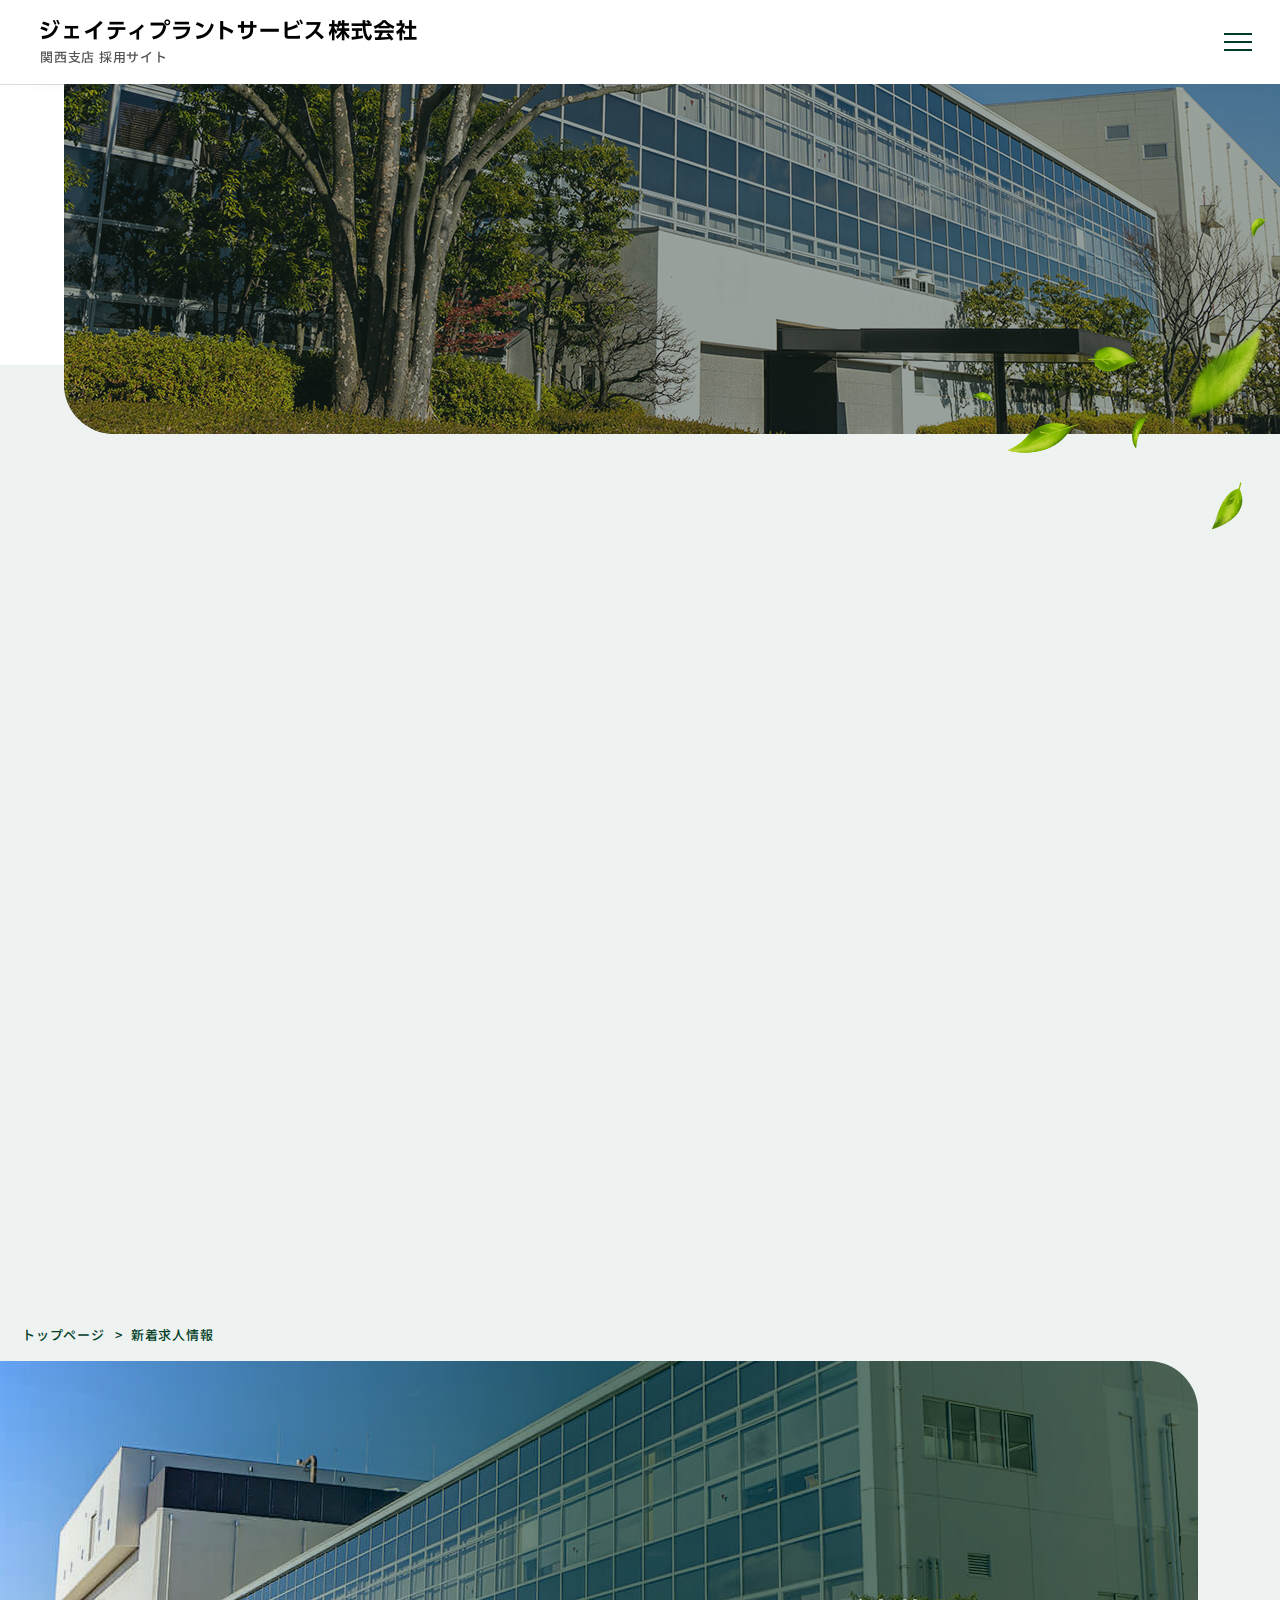
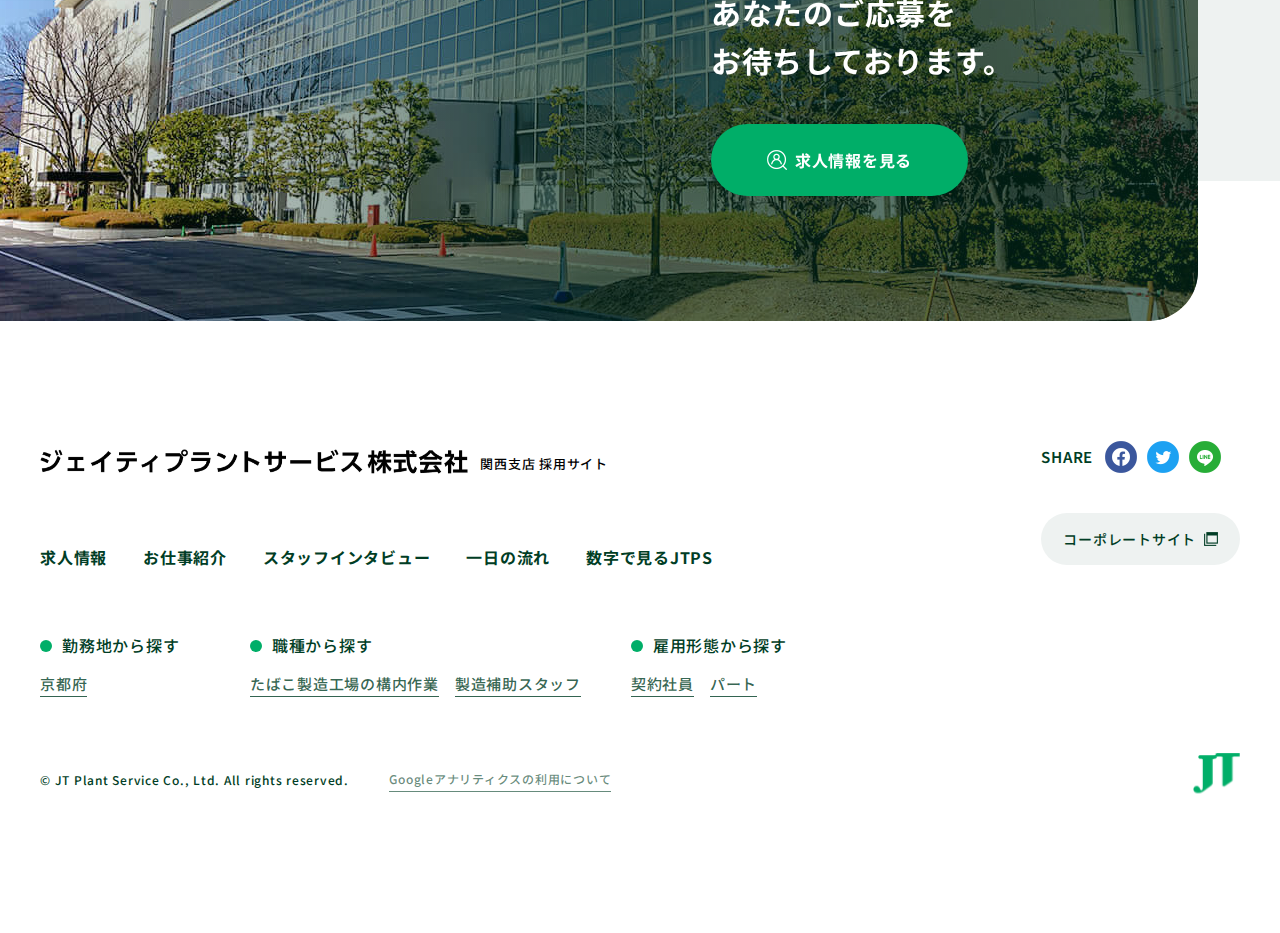
<file: whatsnew_a_type.htm>
<!DOCTYPE html>
<html lang="ja">

<head prefix="og: http://ogp.me/ns# fb: http://ogp.me/ns/fb# article: http://ogp.me/ns/article#">

	<meta charset="utf-8">
	<meta name="viewport" content="width=1024">
	<script>
	 	var metalist = document.getElementsByTagName('meta');
		var ua = navigator.userAgent;
		for (var i = 0; i < metalist.length; i++) {
			var name = metalist[i].getAttribute('name');
			if (name && name.toLowerCase() === 'viewport') {
				if (ua.indexOf('iPhone') > 0 || ua.indexOf('Android') > 0 && ua.indexOf('Mobile') > 0) {
					metalist[i].setAttribute('content', 'width=device-width');
					break;
				};
			}
		}
	</script>
	<meta http-equiv="X-UA-Compatible" content="IE=edge">

	<title>ジェイティプラントサービス株式会社 関西支店 採用サイト</title>

	<meta name="description" content="">
	<meta name="keywords" content="" />
	<meta name="author" content="" />

	<meta name="robots" content="noindex" />
	<meta name="robots" content="nofollow" />
	<meta name="robots" content="noarchive" />

	<!-- SNS -->
	<meta property="og:title" content="" />
	<meta property="og:site_name" content="" />
	<meta property="og:description" content="" />
	<meta property="og:image" content="https://job-gear.jp/●/●●/●●●●●●/img/social.png" />
	<meta property="og:url" content="https://job-gear.jp/●/●●/●●●●●●/" />

	<link rel="shortcut icon" type="image/x-icon" href="https://job-gear.jp/●/●●/●●●●●●/img/favicon.ico">
	<link rel="apple-touch-icon" href="https://job-gear.jp/●/●●/●●●●●●/img/apple-touch-icon.png">

	<!-- fonts -->
	<link rel="preconnect" href="https://fonts.googleapis.com">
	<link rel="preconnect" href="https://fonts.gstatic.com" crossorigin>
	<link href="https://fonts.googleapis.com/css2?family=Cabin:wght@600;700&family=Noto+Sans+JP:wght@500;700&display=swap" rel="stylesheet">

	<!-- style -->
	<!-- [!] 固有 -->
	<link rel="stylesheet" href="css/kyujin.css">
	<link rel="stylesheet" href="css/kyujin_add.css">
	<!-- 共通 -->
	<link rel="stylesheet" href="css/style.css">
	<link rel="stylesheet" href="css/add.css">

</head>

<body class="lower-whatsnew">

	<!-- ハンバーガーメニュー（共通） -->
	<div class="hamburger">
		<div class="hamburger__menu">
			<div class="hamburger__menu__inner">
				<div class="hamburger__menu__logo logoTxt">
					<a href="index.htm" class="ro">
						<div class="hamburger__menu__logo__main logoTxt__main">
							<img src="img/common/logo_txt.png" alt="ジェイティプラントサービス株式会社" height="22">
						</div>
						<span class="hamburger__menu__logo__sub logoTxt__sub">関西支店 採用サイト</span>
					</a>
				</div>
				<div class="hamburger__menu__nav">
					<ul class="hamburger__menu__nav__list">
						<li class="hamburger__menu__nav__list__item">
							<a href="index.htm">HOME</a>
						</li>
						<li class="hamburger__menu__nav__list__item">
							<a href="kyujin_l.htm">求人情報</a>
						</li>
						<li class="hamburger__menu__nav__list__item">
							<a href="jobs.htm">お仕事紹介</a>
						</li>
						<li class="hamburger__menu__nav__list__item">
							<a href="interview_l.htm">スタッフインタビュー</a>
						</li>
						<li class="hamburger__menu__nav__list__item">
							<a href="oneday.htm">一日の流れ</a>
						</li>
						<li class="hamburger__menu__nav__list__item">
							<a href="data.htm">数字で見るJTPS</a>
						</li>
					</ul>
				</div>
				<div class="hamburger__menu__share">
					<p class="hd eng">SHARE</p>
					<ul class="list">
						<li class="list__item"><a href="#" class="ro"><img src="img/common/ico_facebook.png" height="32" alt="facebook"></a></li>
						<li class="list__item"><a href="#" class="ro"><img src="img/common/ico_twitter.png" height="32" alt="twitter"></a></li>
						<li class="list__item"><a href="#" class="ro"><img src="img/common/ico_line.png" height="32" alt="LINE"></a></li>
					</ul>
				</div>
			</div>
		</div>
		<div class="hamburger__menu__close">
			<span></span>
			<span></span>
		</div>
	</div>

	<div id="container">

		<!-- ヘッダー（共通） -->
		<header class="header">
			<div class="header__inner">
				<div class="header__logoTxt logoTxt">
					<a href="index.htm">
						<div class="header__logoTxt__main logoTxt__main">
							<img src="img/common/logo_txt.png" alt="ジェイティプラントサービス株式会社" height="22">
						</div>
						<span class="header__logoTxt__sub logoTxt__sub">関西支店 採用サイト</span>
					</a>
				</div>
				<nav class="header__nav">
					<ul class="header__nav__list">
						<li class="header__nav__list__item"><a href="kyujin_l.htm">求人情報</a></li>
						<li class="header__nav__list__item"><a href="jobs.htm">お仕事紹介</a></li>
						<li class="header__nav__list__item"><a href="interview_l.htm">スタッフインタビュー</a></li>
						<li class="header__nav__list__item"><a href="oneday.htm">一日の流れ</a></li>
						<li class="header__nav__list__item"><a href="data.htm">数字で見るJTPS</a></li>
					</ul>
				</nav>
				<div class="header__hamburger -hamburger">
					<span></span>
					<span></span>
					<span></span>
				</div>
			</div>
		</header>

		<!-- ページヘッダー（下層共通） -->
		<div class="pageHeader">
			<div class="pageHeader__wrap">
				<div class="pageHeader__ttl">
					<span class="eng anime split -for-fadeIn">New Jobs</span>
					<h1 class="ja anime split -for-fadeIn">新着求人情報</h1>
				</div>
				<div class="pageHeader__img"></div>
			</div>
		</div>

		<!-- コンテンツ -->
		<main class="l-main">
			<div class="kyujin_container">

				<div class="job_count_pager contents_top anime -fadeIn">
					<div class="result_total">
						<span class="result_total_all">999</span>
						<span class="result_total_txt">件</span>
						<span class="result_total_current">1～20件を表示</span>
					</div>
					<div class="pagination">
						<ul>
							<li class="prev arrow"><a href="">≪</a></li>
							<li class="prev arrow"><a href="">&lt;</a></li>
							<li class="number current"><em>1</em></li>
							<li class="number"><a href="">2</a></li>
							<li class="number"><a href="">3</a></li>
							<li class="number"><a href="">4</a></li>
							<li class="number"><a href="">5</a></li>
							<li class="next arrow"><a href="">&gt;</a></li>
							<li class="next arrow"><a href="">≫</a></li>
						</ul>
					</div>
				</div>

				<div class="job_list job_list-type-a">

					<!-- 1block -->
					<!--
						20.03add aタグの位置変更しました。
						タイトルと写真に変更。
					 -->
					<article class="job data-for-aidemlog anime -fadeIn" data-id="${anken.job_offer_id}">
						<div class="job_inner">
							<div class="job_wrap">

								<!-- 20.03add  -->
								<div class="job_img_wrap job_block">
									<a href="kyujin_d.htm">
									<figure class="job_img">
										<img src="img/kyujin/dummy.jpg" alt="" class="object-fit-img">
									</figure>
									</a>
								</div>
								<!-- 20.03add  -->

								<div class="job_txt_wrap job_block">

									<!-- 20.03add  -->
									<div class="job_wrap_ttl">

										<h2 class="job_ttl">
											<a href="kyujin_d.htm">
											【正社員】プログラマー★部署拡大に伴う増員◆自社サービス構築のお仕事♪残業少なめ◎
											</a>
										</h2>

									</div>
									<!-- 20.03add  -->

									<ul class="job_outline">
										<!-- 各項目　50文字で　...　処理を入れる（progrum） -->
										<li class="job_outline_item">
											<div class="job_outline_item_ttl"><span>勤務地</span></div>
											<div class="job_outline_item_txt">
												大阪府大阪市西区西本町1-13-40　アイデム西本町第2ビル8F<br> Webリライアンスディヴィジョ...
											</div>
										</li>
										<li class="job_outline_item">
											<div class="job_outline_item_ttl"><span>給与</span></div>
											<div class="job_outline_item_txt">
												月給181,630円～250,350円（年齢による）<br> ※別途残業...
											</div>
										</li>
										<!-- 各項目　50文字で　...　処理を入れる（progrum） -->
									</ul>
									<div class="job_txt_wrap_meta">
										<div class="job_txt_wrap_meta_inner">
											<div class="job_post_date">
												<span class="job_post_date_ttl">更新日</span>
												<time class="job_post_date_txt">●●-●●-●●</time>
											</div>
											<div class="job_post_validthrough">
												<span class="job_post_validthrough_ttl">掲載期間</span>
												<time class="job_post_validthrough_txt">●●-●●-●●~■■-■-■</time>
											</div>
										</div>
										<div class="job_employmenttype">
											<ul class="job_employmenttype_list">
												<li class="job_employmenttype_list_item">アルバイト</li>
												<li class="job_employmenttype_list_item">パート</li>
												<li class="job_employmenttype_list_item">契約社員</li>
											</ul>
										</div>
									</div>
								</div>
							</div>
						</div>
					</article>
					<!-- //1block -->
					<article class="job data-for-aidemlog anime -fadeIn" data-id="${anken.job_offer_id}">
						<div class="job_inner">
							<div class="job_wrap">

								<!-- 20.03add  -->
								<div class="job_img_wrap job_block">
									<a href="kyujin_d.htm">
										<figure class="job_img">
											<img src="img/kyujin/dummy2.jpg" alt="" class="object-fit-img">
										</figure>
									</a>
								</div>
								<!-- 20.03add  -->

								<div class="job_txt_wrap job_block">

									<!-- 20.03add  -->
									<div class="job_wrap_ttl">

										<h2 class="job_ttl">
											<a href="kyujin_d.htm">
												【正社員】プログラマー★部署拡大に伴う増員◆自社サービス構築のお仕事♪残業少なめ◎
											</a>
										</h2>

									</div>
									<!-- 20.03add  -->

									<ul class="job_outline">
										<!-- 各項目　50文字で　...　処理を入れる（progrum） -->
										<li class="job_outline_item">
											<div class="job_outline_item_ttl"><span>勤務地</span></div>
											<div class="job_outline_item_txt">
												大阪府大阪市西区西本町1-13-40　アイデム西本町第2ビル8F<br> Webリライアンスディヴィジョ...
											</div>
										</li>
										<li class="job_outline_item">
											<div class="job_outline_item_ttl"><span>給与</span></div>
											<div class="job_outline_item_txt">
												月給181,630円～250,350円（年齢による）<br> ※別途残業...
											</div>
										</li>
										<!-- 各項目　50文字で　...　処理を入れる（progrum） -->
									</ul>
									<div class="job_txt_wrap_meta">
										<div class="job_txt_wrap_meta_inner">
											<div class="job_post_date">
												<span class="job_post_date_ttl">更新日</span>
												<time class="job_post_date_txt">●●-●●-●●</time>
											</div>
											<div class="job_post_validthrough">
												<span class="job_post_validthrough_ttl">掲載期間</span>
												<time class="job_post_validthrough_txt">●●-●●-●●~■■-■-■</time>
											</div>
										</div>
										<div class="job_employmenttype">
											<ul class="job_employmenttype_list">
												<li class="job_employmenttype_list_item">アルバイト</li>
												<li class="job_employmenttype_list_item">パート</li>
												<li class="job_employmenttype_list_item">契約社員</li>
											</ul>
										</div>
									</div>
								</div>
							</div>
						</div>
					</article>
				</div>

				<div class="job_count_pager contents_bottom anime -fadeIn">
					<div class="pager_next">
						<a href="" class="btn">次の10件を表示</a>
					</div>
					<div class="pagination">
						<ul>
							<li class="prev arrow"><a href="">≪</a></li>
							<li class="prev arrow"><a href="">&lt;</a></li>
							<li class="number current"><em>1</em></li>
							<li class="number"><a href="">2</a></li>
							<li class="number"><a href="">3</a></li>
							<li class="number"><a href="">4</a></li>
							<li class="number"><a href="">5</a></li>
							<li class="next arrow"><a href="">&gt;</a></li>
							<li class="next arrow"><a href="">≫</a></li>
						</ul>
					</div>
				</div>

			</div>
		</main>

		<!-- パンくずリスト（下層共通） -->
		<div class="breadcrumb">
			<div class="breadcrumb__inner">
				<ol class="breadcrumb__list">
					<li class="breadcrumb__list__item">
						<a href="index.htm"><span>トップページ</span></a>
					</li>
					<li class="breadcrumb__list__item">新着求人情報</li>
				</ol>
			</div>
		</div>

		<!-- リクルート（共通） -->
		<section class="sec__recruit">
			<div class="recruit">
				<div class="recruit__bg">
					<img src="img/common/recruit_bg.jpg" alt="イメージ" class="ofi" loading="lazy">
				</div>
				<div class="recruit__inner innerWrap">
					<div class="txtArea">
						<div class="commonHead01 -white -lineGreen">
							<span class="eng anime split -for-fadeIn">Recruit</span>
							<h2 class="ja anime split -for-fadeIn">求人情報</h2>
						</div>
						<p class="lead">
							あなたのご応募を<br>
							お待ちしております。
						</p>
						<div class="commonBtn01 -large">
							<a href="kyujin_l.htm">
								<span class="icon">
									<img src="img/common/ico_jobsearch_white.png" alt="アイコン" loading="lazy" height="20">
								</span>
								<span class="txt">求人情報を見る</span>
							</a>
						</div>
					</div>
				</div>
			</div>
		</section>

		<!-- フッター（共通） -->
		<footer class="footer">
			<div class="footer__inner innerWrap">
				<div class="footer__main">
					<div class="footer__logoTxt logoTxt">
						<a href="index.htm">
							<div class="logoTxt__main">
								<img src="img/common/logo_txt.png" alt="ジェイティプラントサービス株式会社" height="25">
							</div>
							<span class="logoTxt__sub">関西支店 採用サイト</span>
						</a>
					</div>
					<nav class="footer__nav">
						<ul class="footer__nav__list">
							<li class="footer__nav__list__item"><a href="kyujin_l.htm">求人情報</a></li>
							<li class="footer__nav__list__item"><a href="jobs.htm">お仕事紹介</a></li>
							<li class="footer__nav__list__item"><a href="interview_l.htm">スタッフインタビュー</a></li>
							<li class="footer__nav__list__item"><a href="oneday.htm">一日の流れ</a></li>
							<li class="footer__nav__list__item"><a href="data.htm">数字で見るJTPS</a></li>
						</ul>
					</nav>
					<div class="footer__jobSearch">
						<div class="footer__jobSearch__item">
							<div class="head">勤務地から探す</div>
							<ul class="list">
								<li class="list__item"><a href="#">京都府</a></li>
							</ul>
						</div>
						<div class="footer__jobSearch__item">
							<div class="head">職種から探す</div>
							<ul class="list">
								<li class="list__item"><a href="#">たばこ製造工場の構内作業</a></li>
								<li class="list__item"><a href="#">製造補助スタッフ</a></li>
							</ul>
						</div>
						<div class="footer__jobSearch__item">
							<div class="head">雇用形態から探す</div>
							<ul class="list">
								<li class="list__item"><a href="#">契約社員</a></li>
								<li class="list__item"><a href="#">パート</a></li>
							</ul>
						</div>
					</div>
					<div class="footer__wrap">
						<div class="footer__cr">&copy; JT Plant Service Co., Ltd. All rights reserved.</div>
						<div class="footer__ga">
							<a href="#">Googleアナリティクスの利用について</a>
						</div>
					</div>
				</div>
				<div class="footer__sub">
					<div class="wrap">
						<div class="footer__sns">
							<div class="head">SHARE</div>
							<ul class="list">
								<li class="list__item">
									<a href="#">
										<img src="img/common/ico_facebook.png" alt="アイコン" height="32">
									</a>
								</li>
								<li class="list__item">
									<a href="#">
										<img src="img/common/ico_twitter.png" alt="アイコン" height="32">
									</a>
								</li>
								<li class="list__item">
									<a href="#">
										<img src="img/common/ico_line.png" alt="アイコン" height="32">
									</a>
								</li>
							</ul>
						</div>
						<div class="footer__corporate">
							<a href="#">
								<span class="txt">コーポレートサイト</span>
								<span class="icon">
									<img src="img/common/ico_external.png" alt="アイコン" height="14">
								</span>
							</a>
						</div>
					</div>
					<div class="footer__logo">
						<img src="img/common/logo.png" alt="ひとのときを、想う。JT" height="40">
					</div>
				</div>
			</div>
		</footer>

		<!-- ページトップ（共通） -->
		<span class="pagetop">
			<a href="#container">
				<img src="img/common/pagetop.png" height="94" alt="PAGETOP">
			</a>
		</span>

	</div>

	<!-- JavaScript -->
	<!-- 共通スクリプト -->
	<script src="js/vendor/jquery-3.4.1.min.js"></script>
	<script src="js/vendor/intersection-observer.js"></script>
	<script src="js/vendor/ofi.min.js"></script>
	<script src="js/script.js"></script>
	<!-- [!] 固有スクリプト -->
	<script src="js/kyujin.js"></script>

</body>
</html>
</file>
<file: css/style.css>
﻿html{font-family:sans-serif;-ms-text-size-adjust:100%;-webkit-text-size-adjust:100%}body{margin:0}article,aside,details,figcaption,figure,footer,header,hgroup,main,menu,nav,section,summary{display:block}audio,canvas,progress,video{display:inline-block;vertical-align:baseline}audio:not([controls]){display:none;height:0}[hidden],template{display:none}a{background-color:rgba(0,0,0,0)}a:active,a:hover{outline:0}abbr[title]{border-bottom:1px dotted}b,strong{font-weight:bold}dfn{font-style:italic}h1{font-size:2em;margin:.67em 0}mark{background:#ff0;color:#000}small{font-size:80%}sub,sup{font-size:75%;line-height:0;position:relative;vertical-align:baseline}sup{top:-0.5em}sub{bottom:-0.25em}img{border:0}svg:not(:root){overflow:hidden}figure{margin:1em 40px}hr{-moz-box-sizing:content-box;box-sizing:content-box;height:0}pre{overflow:auto}code,kbd,pre,samp{font-family:monospace,monospace;font-size:1em}button,input,optgroup,select,textarea{color:inherit;font:inherit;margin:0}button{overflow:visible}button,select{text-transform:none}button,html input[type=button],input[type=reset],input[type=submit]{-webkit-appearance:button;cursor:pointer}button[disabled],html input[disabled]{cursor:default}button::-moz-focus-inner,input::-moz-focus-inner{border:0;padding:0}input{line-height:normal}input[type=checkbox],input[type=radio]{box-sizing:border-box;padding:0}input[type=number]::-webkit-inner-spin-button,input[type=number]::-webkit-outer-spin-button{height:auto}input[type=search]{-webkit-appearance:textfield;-moz-box-sizing:border-box;-webkit-box-sizing:border-box;box-sizing:border-box}input[type=search]::-webkit-search-cancel-button,input[type=search]::-webkit-search-decoration{-webkit-appearance:none}fieldset{border:1px solid silver;margin:0 2px;padding:.35em .625em .75em}legend{border:0;padding:0}textarea{overflow:auto}optgroup{font-weight:bold}table{border-collapse:collapse;border-spacing:0}td,th{padding:0}*{-webkit-box-sizing:border-box;box-sizing:border-box}body,div,dl,dt,dd,ul,ol,li,h1,h2,h3,h4,h5,h6,pre,code,form,fieldset,legend,input,textarea,p,blockquote,th,td{margin:0;padding:0}h1,h2,h3,h4,h5,h6{font-size:100%;font-weight:normal}a{outline:none;text-decoration:none}li{list-style:none}img{vertical-align:bottom;-webkit-backface-visibility:hidden;backface-visibility:hidden}.clearfix:after{content:".";display:block;height:0;clear:both;visibility:hidden}::-moz-selection{background:#00ae68;color:#fff}::selection{background:#00ae68;color:#fff}@media(min-device-width: 769px){a[href^="tel:"]{cursor:default;pointer-events:none}}html,body{height:100%;min-width:1024px}@media screen and (max-width: 834px){html,body{min-width:inherit}}html{font-size:62.5%}body{position:relative;font-family:"Noto Sans JP","游ゴシック","Yu Gothic","游ゴシック体",YuGothic,"游ゴシック Medium","Yu Gothic Medium","ヒラギノ角ゴ ProN W3","Hiragino Kaku Gothic ProN","メイリオ",Meiryo,sans-serif;font-size:1.5rem;font-weight:500;color:#003d25;line-height:2;letter-spacing:.05em;-webkit-text-size-adjust:none;-webkit-overflow-scrolling:touch;background-color:#eef2f1}@media screen and (max-width: 834px){body{font-size:1.4rem;background-size:auto}}_:-ms-lang(x)::-ms-backdrop,body{font-family:"メイリオ",Meiryo,sans-serif}#container{width:100%;overflow:hidden;padding-top:84px}@media screen and (max-width: 834px){#container{padding-top:60px}}.innerWrap{max-width:1280px;position:relative;z-index:1;margin:0 auto;padding:0 40px}@media screen and (max-width: 834px){.innerWrap{max-width:640px;padding:0 20px}}a{color:#003d25;transition:opacity .24s,color .24s}.ofi{-o-object-fit:cover;object-fit:cover;font-family:"object-fit: cover;";width:100%;height:100%}@media screen and (min-width: 835px){.ro:hover{opacity:.8;transition:all .16s linear}}.ro:hover img{opacity:1}.bold{font-weight:bold}.tac{text-align:center}.tar{text-align:right}.tal{text-align:left}.spCont{display:block}.pcCont{display:none}.eng{font-family:"Cabin",sans-serif}.mincho{font-family:"ヒラギノ明朝 Pro W3","Hiragino Mincho Pro","HiraMinProN-W3","游明朝","Yu Mincho","游明朝体","YuMincho","HGS明朝E","ＭＳ Ｐ明朝","MS PMincho",serif}#ot-sdk-btn-floating.ot-floating-button .ot-floating-button__front button{outline:none !important}.lower-kyujin_d #ot-sdk-btn-floating.ot-floating-button{bottom:102px}@media screen and (max-width: 834px){.lower-kyujin_d #ot-sdk-btn-floating.ot-floating-button{bottom:78px}}.hamburger{position:fixed;top:0;bottom:0;left:0;right:0;z-index:9999999999;background:#eef2f1;backdrop-filter:blur(16px);opacity:0;visibility:hidden;transform:translate(0, 0)}.hamburger::before{content:"";display:inline-block;background-size:cover;background-repeat:no-repeat;width:100%;height:100%;background-image:url(../img/common/bg_forest.jpg);background-repeat:no-repeat;background-size:cover;position:absolute;top:0;left:0;z-index:-1;pointer-events:none;opacity:.2;filter:blur(12px)}.js-loaded .hamburger{transition:opacity .5s ease,visibility .5s ease}.hamburger.js-open{opacity:1;visibility:visible}.hamburger__menu{width:100%;height:100%;display:flex;align-items:center;padding:72px;overflow-y:auto;position:relative;max-width:1000px;margin:auto}@media screen and (max-width: 834px){.hamburger__menu{padding:60px 10% 60px}}.hamburger__menu__inner{width:100%;margin:auto}.hamburger__menu__logo{margin-bottom:30px}@media screen and (max-width: 834px){.hamburger__menu__logo{margin-bottom:20px}}.hamburger__menu__logo a{justify-content:center !important}.hamburger__menu__logo__main{display:flex;margin-right:16px}@media screen and (max-width: 834px){.hamburger__menu__logo__main img{height:14px !important}}.hamburger__menu__logo__sub{color:#555 !important}@media screen and (max-width: 834px){.hamburger__menu__logo__sub{font-size:1rem;display:block;margin-top:0;margin-top:2px}}.hamburger__menu__nav__list{display:flex;flex-wrap:wrap;justify-content:space-between}@media screen and (max-width: 834px){.hamburger__menu__nav__list{display:block;border-top:1px solid rgba(0,61,37,.2)}}.hamburger__menu__nav__list__item{flex:0 0 48%;font-weight:bold;border-bottom:1px solid rgba(0,61,37,.2)}@media screen and (min-width: 835px){.hamburger__menu__nav__list__item:nth-child(-n+2){border-top:1px solid rgba(0,61,37,.2)}}.hamburger__menu__nav__list__item a{position:relative;display:block;padding:20px 16px;color:#003d25;transition:opacity .3s}@media screen and (min-width: 835px){.hamburger__menu__nav__list__item a:hover{opacity:.7}}@media screen and (max-width: 834px){.hamburger__menu__nav__list__item a{padding:12px 10px;background-position:right 10px center;background-size:auto 12px}}.hamburger__menu__nav__list__item a:after{content:"";position:absolute;right:20px;top:50%;width:10px;height:10px;margin-top:-5px;border:2px solid #003d25;box-sizing:border-box;border-color:#003d25 #003d25 rgba(0,0,0,0) rgba(0,0,0,0);transform:rotate(45deg)}.hamburger__menu__share{margin-top:50px}@media screen and (max-width: 834px){.hamburger__menu__share{margin-top:20px}}.hamburger__menu__share .hd{text-align:center;font-size:1.4rem;font-family:"Cabin",sans-serif;font-weight:600;margin-right:8px}@media screen and (max-width: 834px){.hamburger__menu__share .hd{margin-right:0;font-size:1.3rem}}.hamburger__menu__share .list{display:flex;justify-content:center;align-items:center}.hamburger__menu__share .list__item{margin:0 4px}@media screen and (max-width: 834px){.hamburger__menu__share .list__item img{height:28px}}.hamburger__menu__close{display:flex;flex-direction:column;justify-content:center;align-items:center;width:84px;height:84px;position:absolute;top:0;right:0;cursor:pointer;transition:background .3s}@media screen and (min-width: 835px){.hamburger__menu__close:hover span{background-color:#00ae68}}@media screen and (max-width: 834px){.hamburger__menu__close{width:60px;height:60px;background:rgba(0,0,0,0)}}.hamburger__menu__close>span{display:block;width:28px;height:2px;background:#003d25;transition:background .4s}@media screen and (max-width: 834px){.hamburger__menu__close>span{width:24px}}.hamburger__menu__close>span:nth-child(1){transform:rotate(45deg) translate(0, 1px)}.hamburger__menu__close>span:nth-child(2){transform:rotate(-45deg) translate(0, -1px)}@media screen and (max-width: 834px){.u-pcOnly{display:none !important}}@media screen and (max-width: 1200px){.u-pcUpOnly{display:none !important}}@media screen and (min-width: 835px){.u-spOnly{display:none !important}}.l-main{background-color:#eef2f1}.anime.-fadeIn{opacity:0}.anime.-fadeIn.js-active{-webkit-animation:fadein-opacity 600ms cubic-bezier(0.61, 1, 0.88, 1) 100ms;animation:fadein-opacity 600ms cubic-bezier(0.61, 1, 0.88, 1) 100ms;-webkit-animation-fill-mode:both;animation-fill-mode:both}.anime.-slideIn-t-40{opacity:0}.anime.-slideIn-t-40.js-active{-webkit-animation:fadein-t-40 500ms cubic-bezier(0.61, 1, 0.88, 1) 100ms;animation:fadein-t-40 500ms cubic-bezier(0.61, 1, 0.88, 1) 100ms;-webkit-animation-fill-mode:both;animation-fill-mode:both}.anime.-slideIn-b-40{opacity:0}.anime.-slideIn-b-40.js-active{-webkit-animation:fadein-b-40 500ms cubic-bezier(0.61, 1, 0.88, 1) 100ms;animation:fadein-b-40 500ms cubic-bezier(0.61, 1, 0.88, 1) 100ms;-webkit-animation-fill-mode:both;animation-fill-mode:both}.anime.-slideIn-b-character{opacity:0}.anime.-slideIn-b-character.js-active{-webkit-animation:fadein-b-character 800ms cubic-bezier(0.61, 1, 0.88, 1) 100ms;animation:fadein-b-character 800ms cubic-bezier(0.61, 1, 0.88, 1) 100ms;-webkit-animation-fill-mode:both;animation-fill-mode:both}.anime.-slideIn-b-60{opacity:0}.anime.-slideIn-b-60.js-active{-webkit-animation:fadein-b-40 500ms cubic-bezier(0.61, 1, 0.88, 1) 100ms;animation:fadein-b-40 500ms cubic-bezier(0.61, 1, 0.88, 1) 100ms;-webkit-animation-fill-mode:both;animation-fill-mode:both}.anime.-boundOut-b-40{opacity:0}.anime.-boundOut-b-40.js-active{-webkit-animation:fadein-b-40 800ms cubic-bezier(0.34, 1.56, 0.64, 1) 100ms;animation:fadein-b-40 800ms cubic-bezier(0.34, 1.56, 0.64, 1) 100ms;-webkit-animation-fill-mode:both;animation-fill-mode:both}.anime.-slideIn-r-40{opacity:0}.anime.-slideIn-r-40.js-active{-webkit-animation:fadein-r-40 500ms cubic-bezier(0.61, 1, 0.88, 1) 100ms;animation:fadein-r-40 500ms cubic-bezier(0.61, 1, 0.88, 1) 100ms;-webkit-animation-fill-mode:both;animation-fill-mode:both}.anime.-slideIn-r-40.-delay.js-active{-webkit-animation:fadein-r-40 500ms cubic-bezier(0.61, 1, 0.88, 1) 250ms;animation:fadein-r-40 500ms cubic-bezier(0.61, 1, 0.88, 1) 250ms;-webkit-animation-fill-mode:both;animation-fill-mode:both}.anime.-slideIn-l-40{opacity:0}.anime.-slideIn-l-40.js-active{-webkit-animation:fadein-l-40 500ms cubic-bezier(0.61, 1, 0.88, 1) 100ms;animation:fadein-l-40 500ms cubic-bezier(0.61, 1, 0.88, 1) 100ms;-webkit-animation-fill-mode:both;animation-fill-mode:both}.anime.-slideIn-tr-20{opacity:0}.anime.-slideIn-tr-20.js-active{-webkit-animation:fadein-tr-20 500ms cubic-bezier(0.61, 1, 0.88, 1) 100ms;animation:fadein-tr-20 500ms cubic-bezier(0.61, 1, 0.88, 1) 100ms;-webkit-animation-fill-mode:both;animation-fill-mode:both}.anime.-scale{transform:scale(0)}.anime.-scale.js-active{-webkit-animation:scale-0-1 500ms cubic-bezier(0.61, 1, 0.88, 1) 100ms;animation:scale-0-1 500ms cubic-bezier(0.61, 1, 0.88, 1) 100ms;-webkit-animation-fill-mode:both;animation-fill-mode:both}.anime.-halfscale{transform:scale(0.5);opacity:0;transition:all .5s;transition-timing-function:ease-in-out;transition-delay:.15s}.anime.-halfscale.js-active{transform:scale(1);opacity:1}.anime.-for-fadeIn span{display:inline-block;opacity:0}.anime.-for-fadeIn.js-active span:nth-child(1){-webkit-animation:fadein-opacity 600ms cubic-bezier(0.34, 1.56, 0.64, 1) 35ms;animation:fadein-opacity 600ms cubic-bezier(0.34, 1.56, 0.64, 1) 35ms;-webkit-animation-fill-mode:both;animation-fill-mode:both}.anime.-for-fadeIn.js-active span:nth-child(2){-webkit-animation:fadein-opacity 600ms cubic-bezier(0.34, 1.56, 0.64, 1) 70ms;animation:fadein-opacity 600ms cubic-bezier(0.34, 1.56, 0.64, 1) 70ms;-webkit-animation-fill-mode:both;animation-fill-mode:both}.anime.-for-fadeIn.js-active span:nth-child(3){-webkit-animation:fadein-opacity 600ms cubic-bezier(0.34, 1.56, 0.64, 1) 105ms;animation:fadein-opacity 600ms cubic-bezier(0.34, 1.56, 0.64, 1) 105ms;-webkit-animation-fill-mode:both;animation-fill-mode:both}.anime.-for-fadeIn.js-active span:nth-child(4){-webkit-animation:fadein-opacity 600ms cubic-bezier(0.34, 1.56, 0.64, 1) 140ms;animation:fadein-opacity 600ms cubic-bezier(0.34, 1.56, 0.64, 1) 140ms;-webkit-animation-fill-mode:both;animation-fill-mode:both}.anime.-for-fadeIn.js-active span:nth-child(5){-webkit-animation:fadein-opacity 600ms cubic-bezier(0.34, 1.56, 0.64, 1) 175ms;animation:fadein-opacity 600ms cubic-bezier(0.34, 1.56, 0.64, 1) 175ms;-webkit-animation-fill-mode:both;animation-fill-mode:both}.anime.-for-fadeIn.js-active span:nth-child(6){-webkit-animation:fadein-opacity 600ms cubic-bezier(0.34, 1.56, 0.64, 1) 210ms;animation:fadein-opacity 600ms cubic-bezier(0.34, 1.56, 0.64, 1) 210ms;-webkit-animation-fill-mode:both;animation-fill-mode:both}.anime.-for-fadeIn.js-active span:nth-child(7){-webkit-animation:fadein-opacity 600ms cubic-bezier(0.34, 1.56, 0.64, 1) 245ms;animation:fadein-opacity 600ms cubic-bezier(0.34, 1.56, 0.64, 1) 245ms;-webkit-animation-fill-mode:both;animation-fill-mode:both}.anime.-for-fadeIn.js-active span:nth-child(8){-webkit-animation:fadein-opacity 600ms cubic-bezier(0.34, 1.56, 0.64, 1) 280ms;animation:fadein-opacity 600ms cubic-bezier(0.34, 1.56, 0.64, 1) 280ms;-webkit-animation-fill-mode:both;animation-fill-mode:both}.anime.-for-fadeIn.js-active span:nth-child(9){-webkit-animation:fadein-opacity 600ms cubic-bezier(0.34, 1.56, 0.64, 1) 315ms;animation:fadein-opacity 600ms cubic-bezier(0.34, 1.56, 0.64, 1) 315ms;-webkit-animation-fill-mode:both;animation-fill-mode:both}.anime.-for-fadeIn.js-active span:nth-child(10){-webkit-animation:fadein-opacity 600ms cubic-bezier(0.34, 1.56, 0.64, 1) 350ms;animation:fadein-opacity 600ms cubic-bezier(0.34, 1.56, 0.64, 1) 350ms;-webkit-animation-fill-mode:both;animation-fill-mode:both}.anime.-for-fadeIn.js-active span:nth-child(11){-webkit-animation:fadein-opacity 600ms cubic-bezier(0.34, 1.56, 0.64, 1) 385ms;animation:fadein-opacity 600ms cubic-bezier(0.34, 1.56, 0.64, 1) 385ms;-webkit-animation-fill-mode:both;animation-fill-mode:both}.anime.-for-fadeIn.js-active span:nth-child(12){-webkit-animation:fadein-opacity 600ms cubic-bezier(0.34, 1.56, 0.64, 1) 420ms;animation:fadein-opacity 600ms cubic-bezier(0.34, 1.56, 0.64, 1) 420ms;-webkit-animation-fill-mode:both;animation-fill-mode:both}.anime.-for-fadeIn.js-active span:nth-child(13){-webkit-animation:fadein-opacity 600ms cubic-bezier(0.34, 1.56, 0.64, 1) 455ms;animation:fadein-opacity 600ms cubic-bezier(0.34, 1.56, 0.64, 1) 455ms;-webkit-animation-fill-mode:both;animation-fill-mode:both}.anime.-for-fadeIn.js-active span:nth-child(14){-webkit-animation:fadein-opacity 600ms cubic-bezier(0.34, 1.56, 0.64, 1) 490ms;animation:fadein-opacity 600ms cubic-bezier(0.34, 1.56, 0.64, 1) 490ms;-webkit-animation-fill-mode:both;animation-fill-mode:both}.anime.-for-fadeIn.js-active span:nth-child(15){-webkit-animation:fadein-opacity 600ms cubic-bezier(0.34, 1.56, 0.64, 1) 525ms;animation:fadein-opacity 600ms cubic-bezier(0.34, 1.56, 0.64, 1) 525ms;-webkit-animation-fill-mode:both;animation-fill-mode:both}.anime.-for-fadeIn.js-active span:nth-child(16){-webkit-animation:fadein-opacity 600ms cubic-bezier(0.34, 1.56, 0.64, 1) 560ms;animation:fadein-opacity 600ms cubic-bezier(0.34, 1.56, 0.64, 1) 560ms;-webkit-animation-fill-mode:both;animation-fill-mode:both}.anime.-for-fadeIn.js-active span:nth-child(17){-webkit-animation:fadein-opacity 600ms cubic-bezier(0.34, 1.56, 0.64, 1) 595ms;animation:fadein-opacity 600ms cubic-bezier(0.34, 1.56, 0.64, 1) 595ms;-webkit-animation-fill-mode:both;animation-fill-mode:both}.anime.-for-fadeIn.js-active span:nth-child(18){-webkit-animation:fadein-opacity 600ms cubic-bezier(0.34, 1.56, 0.64, 1) 630ms;animation:fadein-opacity 600ms cubic-bezier(0.34, 1.56, 0.64, 1) 630ms;-webkit-animation-fill-mode:both;animation-fill-mode:both}.anime.-for-fadeIn.js-active span:nth-child(19){-webkit-animation:fadein-opacity 600ms cubic-bezier(0.34, 1.56, 0.64, 1) 665ms;animation:fadein-opacity 600ms cubic-bezier(0.34, 1.56, 0.64, 1) 665ms;-webkit-animation-fill-mode:both;animation-fill-mode:both}.anime.-for-fadeIn.js-active span:nth-child(20){-webkit-animation:fadein-opacity 600ms cubic-bezier(0.34, 1.56, 0.64, 1) 700ms;animation:fadein-opacity 600ms cubic-bezier(0.34, 1.56, 0.64, 1) 700ms;-webkit-animation-fill-mode:both;animation-fill-mode:both}.anime.-for-fadeIn.js-active span:nth-child(21){-webkit-animation:fadein-opacity 600ms cubic-bezier(0.34, 1.56, 0.64, 1) 735ms;animation:fadein-opacity 600ms cubic-bezier(0.34, 1.56, 0.64, 1) 735ms;-webkit-animation-fill-mode:both;animation-fill-mode:both}.anime.-for-fadeIn.js-active span:nth-child(22){-webkit-animation:fadein-opacity 600ms cubic-bezier(0.34, 1.56, 0.64, 1) 770ms;animation:fadein-opacity 600ms cubic-bezier(0.34, 1.56, 0.64, 1) 770ms;-webkit-animation-fill-mode:both;animation-fill-mode:both}.anime.-for-fadeIn.js-active span:nth-child(23){-webkit-animation:fadein-opacity 600ms cubic-bezier(0.34, 1.56, 0.64, 1) 805ms;animation:fadein-opacity 600ms cubic-bezier(0.34, 1.56, 0.64, 1) 805ms;-webkit-animation-fill-mode:both;animation-fill-mode:both}.anime.-for-fadeIn.js-active span:nth-child(24){-webkit-animation:fadein-opacity 600ms cubic-bezier(0.34, 1.56, 0.64, 1) 840ms;animation:fadein-opacity 600ms cubic-bezier(0.34, 1.56, 0.64, 1) 840ms;-webkit-animation-fill-mode:both;animation-fill-mode:both}.anime.-for-fadeIn.js-active span:nth-child(25){-webkit-animation:fadein-opacity 600ms cubic-bezier(0.34, 1.56, 0.64, 1) 875ms;animation:fadein-opacity 600ms cubic-bezier(0.34, 1.56, 0.64, 1) 875ms;-webkit-animation-fill-mode:both;animation-fill-mode:both}.anime.-for-fadeIn.js-active span:nth-child(26){-webkit-animation:fadein-opacity 600ms cubic-bezier(0.34, 1.56, 0.64, 1) 910ms;animation:fadein-opacity 600ms cubic-bezier(0.34, 1.56, 0.64, 1) 910ms;-webkit-animation-fill-mode:both;animation-fill-mode:both}.anime.-for-fadeIn.js-active span:nth-child(27){-webkit-animation:fadein-opacity 600ms cubic-bezier(0.34, 1.56, 0.64, 1) 945ms;animation:fadein-opacity 600ms cubic-bezier(0.34, 1.56, 0.64, 1) 945ms;-webkit-animation-fill-mode:both;animation-fill-mode:both}.anime.-for-fadeIn.js-active span:nth-child(28){-webkit-animation:fadein-opacity 600ms cubic-bezier(0.34, 1.56, 0.64, 1) 980ms;animation:fadein-opacity 600ms cubic-bezier(0.34, 1.56, 0.64, 1) 980ms;-webkit-animation-fill-mode:both;animation-fill-mode:both}.anime.-for-fadeIn.js-active span:nth-child(29){-webkit-animation:fadein-opacity 600ms cubic-bezier(0.34, 1.56, 0.64, 1) 1015ms;animation:fadein-opacity 600ms cubic-bezier(0.34, 1.56, 0.64, 1) 1015ms;-webkit-animation-fill-mode:both;animation-fill-mode:both}.anime.-for-fadeIn.js-active span:nth-child(30){-webkit-animation:fadein-opacity 600ms cubic-bezier(0.34, 1.56, 0.64, 1) 1050ms;animation:fadein-opacity 600ms cubic-bezier(0.34, 1.56, 0.64, 1) 1050ms;-webkit-animation-fill-mode:both;animation-fill-mode:both}.anime.-for-boundIn-b-40 span{display:inline-block;opacity:0}.anime.-for-boundIn-b-40.js-active span:nth-child(1){-webkit-animation:fadein-b-40 600ms cubic-bezier(0.34, 1.56, 0.64, 1) 35ms;animation:fadein-b-40 600ms cubic-bezier(0.34, 1.56, 0.64, 1) 35ms;-webkit-animation-fill-mode:both;animation-fill-mode:both}.anime.-for-boundIn-b-40.js-active span:nth-child(2){-webkit-animation:fadein-b-40 600ms cubic-bezier(0.34, 1.56, 0.64, 1) 70ms;animation:fadein-b-40 600ms cubic-bezier(0.34, 1.56, 0.64, 1) 70ms;-webkit-animation-fill-mode:both;animation-fill-mode:both}.anime.-for-boundIn-b-40.js-active span:nth-child(3){-webkit-animation:fadein-b-40 600ms cubic-bezier(0.34, 1.56, 0.64, 1) 105ms;animation:fadein-b-40 600ms cubic-bezier(0.34, 1.56, 0.64, 1) 105ms;-webkit-animation-fill-mode:both;animation-fill-mode:both}.anime.-for-boundIn-b-40.js-active span:nth-child(4){-webkit-animation:fadein-b-40 600ms cubic-bezier(0.34, 1.56, 0.64, 1) 140ms;animation:fadein-b-40 600ms cubic-bezier(0.34, 1.56, 0.64, 1) 140ms;-webkit-animation-fill-mode:both;animation-fill-mode:both}.anime.-for-boundIn-b-40.js-active span:nth-child(5){-webkit-animation:fadein-b-40 600ms cubic-bezier(0.34, 1.56, 0.64, 1) 175ms;animation:fadein-b-40 600ms cubic-bezier(0.34, 1.56, 0.64, 1) 175ms;-webkit-animation-fill-mode:both;animation-fill-mode:both}.anime.-for-boundIn-b-40.js-active span:nth-child(6){-webkit-animation:fadein-b-40 600ms cubic-bezier(0.34, 1.56, 0.64, 1) 210ms;animation:fadein-b-40 600ms cubic-bezier(0.34, 1.56, 0.64, 1) 210ms;-webkit-animation-fill-mode:both;animation-fill-mode:both}.anime.-for-boundIn-b-40.js-active span:nth-child(7){-webkit-animation:fadein-b-40 600ms cubic-bezier(0.34, 1.56, 0.64, 1) 245ms;animation:fadein-b-40 600ms cubic-bezier(0.34, 1.56, 0.64, 1) 245ms;-webkit-animation-fill-mode:both;animation-fill-mode:both}.anime.-for-boundIn-b-40.js-active span:nth-child(8){-webkit-animation:fadein-b-40 600ms cubic-bezier(0.34, 1.56, 0.64, 1) 280ms;animation:fadein-b-40 600ms cubic-bezier(0.34, 1.56, 0.64, 1) 280ms;-webkit-animation-fill-mode:both;animation-fill-mode:both}.anime.-for-boundIn-b-40.js-active span:nth-child(9){-webkit-animation:fadein-b-40 600ms cubic-bezier(0.34, 1.56, 0.64, 1) 315ms;animation:fadein-b-40 600ms cubic-bezier(0.34, 1.56, 0.64, 1) 315ms;-webkit-animation-fill-mode:both;animation-fill-mode:both}.anime.-for-boundIn-b-40.js-active span:nth-child(10){-webkit-animation:fadein-b-40 600ms cubic-bezier(0.34, 1.56, 0.64, 1) 350ms;animation:fadein-b-40 600ms cubic-bezier(0.34, 1.56, 0.64, 1) 350ms;-webkit-animation-fill-mode:both;animation-fill-mode:both}.anime.-for-boundIn-b-40.js-active span:nth-child(11){-webkit-animation:fadein-b-40 600ms cubic-bezier(0.34, 1.56, 0.64, 1) 385ms;animation:fadein-b-40 600ms cubic-bezier(0.34, 1.56, 0.64, 1) 385ms;-webkit-animation-fill-mode:both;animation-fill-mode:both}.anime.-for-boundIn-b-40.js-active span:nth-child(12){-webkit-animation:fadein-b-40 600ms cubic-bezier(0.34, 1.56, 0.64, 1) 420ms;animation:fadein-b-40 600ms cubic-bezier(0.34, 1.56, 0.64, 1) 420ms;-webkit-animation-fill-mode:both;animation-fill-mode:both}.anime.-for-boundIn-b-40.js-active span:nth-child(13){-webkit-animation:fadein-b-40 600ms cubic-bezier(0.34, 1.56, 0.64, 1) 455ms;animation:fadein-b-40 600ms cubic-bezier(0.34, 1.56, 0.64, 1) 455ms;-webkit-animation-fill-mode:both;animation-fill-mode:both}.anime.-for-boundIn-b-40.js-active span:nth-child(14){-webkit-animation:fadein-b-40 600ms cubic-bezier(0.34, 1.56, 0.64, 1) 490ms;animation:fadein-b-40 600ms cubic-bezier(0.34, 1.56, 0.64, 1) 490ms;-webkit-animation-fill-mode:both;animation-fill-mode:both}.anime.-for-boundIn-b-40.js-active span:nth-child(15){-webkit-animation:fadein-b-40 600ms cubic-bezier(0.34, 1.56, 0.64, 1) 525ms;animation:fadein-b-40 600ms cubic-bezier(0.34, 1.56, 0.64, 1) 525ms;-webkit-animation-fill-mode:both;animation-fill-mode:both}.anime.-for-boundIn-b-40.js-active span:nth-child(16){-webkit-animation:fadein-b-40 600ms cubic-bezier(0.34, 1.56, 0.64, 1) 560ms;animation:fadein-b-40 600ms cubic-bezier(0.34, 1.56, 0.64, 1) 560ms;-webkit-animation-fill-mode:both;animation-fill-mode:both}.anime.-for-boundIn-b-40.js-active span:nth-child(17){-webkit-animation:fadein-b-40 600ms cubic-bezier(0.34, 1.56, 0.64, 1) 595ms;animation:fadein-b-40 600ms cubic-bezier(0.34, 1.56, 0.64, 1) 595ms;-webkit-animation-fill-mode:both;animation-fill-mode:both}.anime.-for-boundIn-b-40.js-active span:nth-child(18){-webkit-animation:fadein-b-40 600ms cubic-bezier(0.34, 1.56, 0.64, 1) 630ms;animation:fadein-b-40 600ms cubic-bezier(0.34, 1.56, 0.64, 1) 630ms;-webkit-animation-fill-mode:both;animation-fill-mode:both}.anime.-for-boundIn-b-40.js-active span:nth-child(19){-webkit-animation:fadein-b-40 600ms cubic-bezier(0.34, 1.56, 0.64, 1) 665ms;animation:fadein-b-40 600ms cubic-bezier(0.34, 1.56, 0.64, 1) 665ms;-webkit-animation-fill-mode:both;animation-fill-mode:both}.anime.-for-boundIn-b-40.js-active span:nth-child(20){-webkit-animation:fadein-b-40 600ms cubic-bezier(0.34, 1.56, 0.64, 1) 700ms;animation:fadein-b-40 600ms cubic-bezier(0.34, 1.56, 0.64, 1) 700ms;-webkit-animation-fill-mode:both;animation-fill-mode:both}.anime.-for-boundIn-b-40.js-active span:nth-child(21){-webkit-animation:fadein-b-40 600ms cubic-bezier(0.34, 1.56, 0.64, 1) 735ms;animation:fadein-b-40 600ms cubic-bezier(0.34, 1.56, 0.64, 1) 735ms;-webkit-animation-fill-mode:both;animation-fill-mode:both}.anime.-for-boundIn-b-40.js-active span:nth-child(22){-webkit-animation:fadein-b-40 600ms cubic-bezier(0.34, 1.56, 0.64, 1) 770ms;animation:fadein-b-40 600ms cubic-bezier(0.34, 1.56, 0.64, 1) 770ms;-webkit-animation-fill-mode:both;animation-fill-mode:both}.anime.-for-boundIn-b-40.js-active span:nth-child(23){-webkit-animation:fadein-b-40 600ms cubic-bezier(0.34, 1.56, 0.64, 1) 805ms;animation:fadein-b-40 600ms cubic-bezier(0.34, 1.56, 0.64, 1) 805ms;-webkit-animation-fill-mode:both;animation-fill-mode:both}.anime.-for-boundIn-b-40.js-active span:nth-child(24){-webkit-animation:fadein-b-40 600ms cubic-bezier(0.34, 1.56, 0.64, 1) 840ms;animation:fadein-b-40 600ms cubic-bezier(0.34, 1.56, 0.64, 1) 840ms;-webkit-animation-fill-mode:both;animation-fill-mode:both}.anime.-for-boundIn-b-40.js-active span:nth-child(25){-webkit-animation:fadein-b-40 600ms cubic-bezier(0.34, 1.56, 0.64, 1) 875ms;animation:fadein-b-40 600ms cubic-bezier(0.34, 1.56, 0.64, 1) 875ms;-webkit-animation-fill-mode:both;animation-fill-mode:both}.anime.-for-boundIn-b-40.js-active span:nth-child(26){-webkit-animation:fadein-b-40 600ms cubic-bezier(0.34, 1.56, 0.64, 1) 910ms;animation:fadein-b-40 600ms cubic-bezier(0.34, 1.56, 0.64, 1) 910ms;-webkit-animation-fill-mode:both;animation-fill-mode:both}.anime.-for-boundIn-b-40.js-active span:nth-child(27){-webkit-animation:fadein-b-40 600ms cubic-bezier(0.34, 1.56, 0.64, 1) 945ms;animation:fadein-b-40 600ms cubic-bezier(0.34, 1.56, 0.64, 1) 945ms;-webkit-animation-fill-mode:both;animation-fill-mode:both}.anime.-for-boundIn-b-40.js-active span:nth-child(28){-webkit-animation:fadein-b-40 600ms cubic-bezier(0.34, 1.56, 0.64, 1) 980ms;animation:fadein-b-40 600ms cubic-bezier(0.34, 1.56, 0.64, 1) 980ms;-webkit-animation-fill-mode:both;animation-fill-mode:both}.anime.-for-boundIn-b-40.js-active span:nth-child(29){-webkit-animation:fadein-b-40 600ms cubic-bezier(0.34, 1.56, 0.64, 1) 1015ms;animation:fadein-b-40 600ms cubic-bezier(0.34, 1.56, 0.64, 1) 1015ms;-webkit-animation-fill-mode:both;animation-fill-mode:both}.anime.-for-boundIn-b-40.js-active span:nth-child(30){-webkit-animation:fadein-b-40 600ms cubic-bezier(0.34, 1.56, 0.64, 1) 1050ms;animation:fadein-b-40 600ms cubic-bezier(0.34, 1.56, 0.64, 1) 1050ms;-webkit-animation-fill-mode:both;animation-fill-mode:both}.anime.-for-boundIn-b-40.js-active.-delay span:nth-child(1){-webkit-animation:fadein-b-40 600ms cubic-bezier(0.34, 1.56, 0.64, 1) 450ms;animation:fadein-b-40 600ms cubic-bezier(0.34, 1.56, 0.64, 1) 450ms;-webkit-animation-fill-mode:both;animation-fill-mode:both}.anime.-for-boundIn-b-40.js-active.-delay span:nth-child(2){-webkit-animation:fadein-b-40 600ms cubic-bezier(0.34, 1.56, 0.64, 1) 500ms;animation:fadein-b-40 600ms cubic-bezier(0.34, 1.56, 0.64, 1) 500ms;-webkit-animation-fill-mode:both;animation-fill-mode:both}.anime.-for-boundIn-b-40.js-active.-delay span:nth-child(3){-webkit-animation:fadein-b-40 600ms cubic-bezier(0.34, 1.56, 0.64, 1) 550ms;animation:fadein-b-40 600ms cubic-bezier(0.34, 1.56, 0.64, 1) 550ms;-webkit-animation-fill-mode:both;animation-fill-mode:both}.anime.-for-boundIn-b-40.js-active.-delay span:nth-child(4){-webkit-animation:fadein-b-40 600ms cubic-bezier(0.34, 1.56, 0.64, 1) 600ms;animation:fadein-b-40 600ms cubic-bezier(0.34, 1.56, 0.64, 1) 600ms;-webkit-animation-fill-mode:both;animation-fill-mode:both}.anime.-for-boundIn-b-40.js-active.-delay span:nth-child(5){-webkit-animation:fadein-b-40 600ms cubic-bezier(0.34, 1.56, 0.64, 1) 650ms;animation:fadein-b-40 600ms cubic-bezier(0.34, 1.56, 0.64, 1) 650ms;-webkit-animation-fill-mode:both;animation-fill-mode:both}.anime.-for-boundIn-b-40.js-active.-delay span:nth-child(6){-webkit-animation:fadein-b-40 600ms cubic-bezier(0.34, 1.56, 0.64, 1) 700ms;animation:fadein-b-40 600ms cubic-bezier(0.34, 1.56, 0.64, 1) 700ms;-webkit-animation-fill-mode:both;animation-fill-mode:both}.anime.-for-boundIn-b-40.js-active.-delay span:nth-child(7){-webkit-animation:fadein-b-40 600ms cubic-bezier(0.34, 1.56, 0.64, 1) 750ms;animation:fadein-b-40 600ms cubic-bezier(0.34, 1.56, 0.64, 1) 750ms;-webkit-animation-fill-mode:both;animation-fill-mode:both}.anime.-for-boundIn-b-40.js-active.-delay span:nth-child(8){-webkit-animation:fadein-b-40 600ms cubic-bezier(0.34, 1.56, 0.64, 1) 800ms;animation:fadein-b-40 600ms cubic-bezier(0.34, 1.56, 0.64, 1) 800ms;-webkit-animation-fill-mode:both;animation-fill-mode:both}.anime.-for-boundIn-b-40.js-active.-delay span:nth-child(9){-webkit-animation:fadein-b-40 600ms cubic-bezier(0.34, 1.56, 0.64, 1) 850ms;animation:fadein-b-40 600ms cubic-bezier(0.34, 1.56, 0.64, 1) 850ms;-webkit-animation-fill-mode:both;animation-fill-mode:both}.anime.-for-boundIn-b-40.js-active.-delay span:nth-child(10){-webkit-animation:fadein-b-40 600ms cubic-bezier(0.34, 1.56, 0.64, 1) 900ms;animation:fadein-b-40 600ms cubic-bezier(0.34, 1.56, 0.64, 1) 900ms;-webkit-animation-fill-mode:both;animation-fill-mode:both}.anime.-for-boundIn-b-40.js-active.-delay span:nth-child(11){-webkit-animation:fadein-b-40 600ms cubic-bezier(0.34, 1.56, 0.64, 1) 950ms;animation:fadein-b-40 600ms cubic-bezier(0.34, 1.56, 0.64, 1) 950ms;-webkit-animation-fill-mode:both;animation-fill-mode:both}.anime.-for-boundIn-b-40.js-active.-delay span:nth-child(12){-webkit-animation:fadein-b-40 600ms cubic-bezier(0.34, 1.56, 0.64, 1) 1000ms;animation:fadein-b-40 600ms cubic-bezier(0.34, 1.56, 0.64, 1) 1000ms;-webkit-animation-fill-mode:both;animation-fill-mode:both}.anime.-for-boundIn-b-40.js-active.-delay span:nth-child(13){-webkit-animation:fadein-b-40 600ms cubic-bezier(0.34, 1.56, 0.64, 1) 1050ms;animation:fadein-b-40 600ms cubic-bezier(0.34, 1.56, 0.64, 1) 1050ms;-webkit-animation-fill-mode:both;animation-fill-mode:both}.anime.-for-boundIn-b-40.js-active.-delay span:nth-child(14){-webkit-animation:fadein-b-40 600ms cubic-bezier(0.34, 1.56, 0.64, 1) 1100ms;animation:fadein-b-40 600ms cubic-bezier(0.34, 1.56, 0.64, 1) 1100ms;-webkit-animation-fill-mode:both;animation-fill-mode:both}.anime.-for-boundIn-b-40.js-active.-delay span:nth-child(15){-webkit-animation:fadein-b-40 600ms cubic-bezier(0.34, 1.56, 0.64, 1) 1150ms;animation:fadein-b-40 600ms cubic-bezier(0.34, 1.56, 0.64, 1) 1150ms;-webkit-animation-fill-mode:both;animation-fill-mode:both}.anime.-for-boundIn-b-40.js-active.-delay span:nth-child(16){-webkit-animation:fadein-b-40 600ms cubic-bezier(0.34, 1.56, 0.64, 1) 1200ms;animation:fadein-b-40 600ms cubic-bezier(0.34, 1.56, 0.64, 1) 1200ms;-webkit-animation-fill-mode:both;animation-fill-mode:both}.anime.-for-boundIn-b-40.js-active.-delay span:nth-child(17){-webkit-animation:fadein-b-40 600ms cubic-bezier(0.34, 1.56, 0.64, 1) 1250ms;animation:fadein-b-40 600ms cubic-bezier(0.34, 1.56, 0.64, 1) 1250ms;-webkit-animation-fill-mode:both;animation-fill-mode:both}.anime.-for-boundIn-b-40.js-active.-delay span:nth-child(18){-webkit-animation:fadein-b-40 600ms cubic-bezier(0.34, 1.56, 0.64, 1) 1300ms;animation:fadein-b-40 600ms cubic-bezier(0.34, 1.56, 0.64, 1) 1300ms;-webkit-animation-fill-mode:both;animation-fill-mode:both}.anime.-for-boundIn-b-40.js-active.-delay span:nth-child(19){-webkit-animation:fadein-b-40 600ms cubic-bezier(0.34, 1.56, 0.64, 1) 1350ms;animation:fadein-b-40 600ms cubic-bezier(0.34, 1.56, 0.64, 1) 1350ms;-webkit-animation-fill-mode:both;animation-fill-mode:both}.anime.-for-boundIn-b-40.js-active.-delay span:nth-child(20){-webkit-animation:fadein-b-40 600ms cubic-bezier(0.34, 1.56, 0.64, 1) 1400ms;animation:fadein-b-40 600ms cubic-bezier(0.34, 1.56, 0.64, 1) 1400ms;-webkit-animation-fill-mode:both;animation-fill-mode:both}.anime.-for-boundIn-b-40.js-active.-delay span:nth-child(21){-webkit-animation:fadein-b-40 600ms cubic-bezier(0.34, 1.56, 0.64, 1) 1450ms;animation:fadein-b-40 600ms cubic-bezier(0.34, 1.56, 0.64, 1) 1450ms;-webkit-animation-fill-mode:both;animation-fill-mode:both}.anime.-for-boundIn-b-40.js-active.-delay span:nth-child(22){-webkit-animation:fadein-b-40 600ms cubic-bezier(0.34, 1.56, 0.64, 1) 1500ms;animation:fadein-b-40 600ms cubic-bezier(0.34, 1.56, 0.64, 1) 1500ms;-webkit-animation-fill-mode:both;animation-fill-mode:both}.anime.-for-boundIn-b-40.js-active.-delay span:nth-child(23){-webkit-animation:fadein-b-40 600ms cubic-bezier(0.34, 1.56, 0.64, 1) 1550ms;animation:fadein-b-40 600ms cubic-bezier(0.34, 1.56, 0.64, 1) 1550ms;-webkit-animation-fill-mode:both;animation-fill-mode:both}.anime.-for-boundIn-b-40.js-active.-delay span:nth-child(24){-webkit-animation:fadein-b-40 600ms cubic-bezier(0.34, 1.56, 0.64, 1) 1600ms;animation:fadein-b-40 600ms cubic-bezier(0.34, 1.56, 0.64, 1) 1600ms;-webkit-animation-fill-mode:both;animation-fill-mode:both}.anime.-for-boundIn-b-40.js-active.-delay span:nth-child(25){-webkit-animation:fadein-b-40 600ms cubic-bezier(0.34, 1.56, 0.64, 1) 1650ms;animation:fadein-b-40 600ms cubic-bezier(0.34, 1.56, 0.64, 1) 1650ms;-webkit-animation-fill-mode:both;animation-fill-mode:both}.anime.-for-boundIn-b-40.js-active.-delay span:nth-child(26){-webkit-animation:fadein-b-40 600ms cubic-bezier(0.34, 1.56, 0.64, 1) 1700ms;animation:fadein-b-40 600ms cubic-bezier(0.34, 1.56, 0.64, 1) 1700ms;-webkit-animation-fill-mode:both;animation-fill-mode:both}.anime.-for-boundIn-b-40.js-active.-delay span:nth-child(27){-webkit-animation:fadein-b-40 600ms cubic-bezier(0.34, 1.56, 0.64, 1) 1750ms;animation:fadein-b-40 600ms cubic-bezier(0.34, 1.56, 0.64, 1) 1750ms;-webkit-animation-fill-mode:both;animation-fill-mode:both}.anime.-for-boundIn-b-40.js-active.-delay span:nth-child(28){-webkit-animation:fadein-b-40 600ms cubic-bezier(0.34, 1.56, 0.64, 1) 1800ms;animation:fadein-b-40 600ms cubic-bezier(0.34, 1.56, 0.64, 1) 1800ms;-webkit-animation-fill-mode:both;animation-fill-mode:both}.anime.-for-boundIn-b-40.js-active.-delay span:nth-child(29){-webkit-animation:fadein-b-40 600ms cubic-bezier(0.34, 1.56, 0.64, 1) 1850ms;animation:fadein-b-40 600ms cubic-bezier(0.34, 1.56, 0.64, 1) 1850ms;-webkit-animation-fill-mode:both;animation-fill-mode:both}.anime.-for-boundIn-b-40.js-active.-delay span:nth-child(30){-webkit-animation:fadein-b-40 600ms cubic-bezier(0.34, 1.56, 0.64, 1) 1900ms;animation:fadein-b-40 600ms cubic-bezier(0.34, 1.56, 0.64, 1) 1900ms;-webkit-animation-fill-mode:both;animation-fill-mode:both}.anime.-for-boundIn-r-40 span{display:inline-block;opacity:0}.anime.-for-boundIn-r-40.js-active span:nth-child(1){-webkit-animation:fadein-r-40 600ms cubic-bezier(0.61, 1, 0.88, 1) 35ms;animation:fadein-r-40 600ms cubic-bezier(0.61, 1, 0.88, 1) 35ms;-webkit-animation-fill-mode:both;animation-fill-mode:both}.anime.-for-boundIn-r-40.js-active span:nth-child(2){-webkit-animation:fadein-r-40 600ms cubic-bezier(0.61, 1, 0.88, 1) 70ms;animation:fadein-r-40 600ms cubic-bezier(0.61, 1, 0.88, 1) 70ms;-webkit-animation-fill-mode:both;animation-fill-mode:both}.anime.-for-boundIn-r-40.js-active span:nth-child(3){-webkit-animation:fadein-r-40 600ms cubic-bezier(0.61, 1, 0.88, 1) 105ms;animation:fadein-r-40 600ms cubic-bezier(0.61, 1, 0.88, 1) 105ms;-webkit-animation-fill-mode:both;animation-fill-mode:both}.anime.-for-boundIn-r-40.js-active span:nth-child(4){-webkit-animation:fadein-r-40 600ms cubic-bezier(0.61, 1, 0.88, 1) 140ms;animation:fadein-r-40 600ms cubic-bezier(0.61, 1, 0.88, 1) 140ms;-webkit-animation-fill-mode:both;animation-fill-mode:both}.anime.-for-boundIn-r-40.js-active span:nth-child(5){-webkit-animation:fadein-r-40 600ms cubic-bezier(0.61, 1, 0.88, 1) 175ms;animation:fadein-r-40 600ms cubic-bezier(0.61, 1, 0.88, 1) 175ms;-webkit-animation-fill-mode:both;animation-fill-mode:both}.anime.-for-boundIn-r-40.js-active span:nth-child(6){-webkit-animation:fadein-r-40 600ms cubic-bezier(0.61, 1, 0.88, 1) 210ms;animation:fadein-r-40 600ms cubic-bezier(0.61, 1, 0.88, 1) 210ms;-webkit-animation-fill-mode:both;animation-fill-mode:both}.anime.-for-boundIn-r-40.js-active span:nth-child(7){-webkit-animation:fadein-r-40 600ms cubic-bezier(0.61, 1, 0.88, 1) 245ms;animation:fadein-r-40 600ms cubic-bezier(0.61, 1, 0.88, 1) 245ms;-webkit-animation-fill-mode:both;animation-fill-mode:both}.anime.-for-boundIn-r-40.js-active span:nth-child(8){-webkit-animation:fadein-r-40 600ms cubic-bezier(0.61, 1, 0.88, 1) 280ms;animation:fadein-r-40 600ms cubic-bezier(0.61, 1, 0.88, 1) 280ms;-webkit-animation-fill-mode:both;animation-fill-mode:both}.anime.-for-boundIn-r-40.js-active span:nth-child(9){-webkit-animation:fadein-r-40 600ms cubic-bezier(0.61, 1, 0.88, 1) 315ms;animation:fadein-r-40 600ms cubic-bezier(0.61, 1, 0.88, 1) 315ms;-webkit-animation-fill-mode:both;animation-fill-mode:both}.anime.-for-boundIn-r-40.js-active span:nth-child(10){-webkit-animation:fadein-r-40 600ms cubic-bezier(0.61, 1, 0.88, 1) 350ms;animation:fadein-r-40 600ms cubic-bezier(0.61, 1, 0.88, 1) 350ms;-webkit-animation-fill-mode:both;animation-fill-mode:both}.anime.-for-boundIn-r-40.js-active span:nth-child(11){-webkit-animation:fadein-r-40 600ms cubic-bezier(0.61, 1, 0.88, 1) 385ms;animation:fadein-r-40 600ms cubic-bezier(0.61, 1, 0.88, 1) 385ms;-webkit-animation-fill-mode:both;animation-fill-mode:both}.anime.-for-boundIn-r-40.js-active span:nth-child(12){-webkit-animation:fadein-r-40 600ms cubic-bezier(0.61, 1, 0.88, 1) 420ms;animation:fadein-r-40 600ms cubic-bezier(0.61, 1, 0.88, 1) 420ms;-webkit-animation-fill-mode:both;animation-fill-mode:both}.anime.-for-boundIn-r-40.js-active span:nth-child(13){-webkit-animation:fadein-r-40 600ms cubic-bezier(0.61, 1, 0.88, 1) 455ms;animation:fadein-r-40 600ms cubic-bezier(0.61, 1, 0.88, 1) 455ms;-webkit-animation-fill-mode:both;animation-fill-mode:both}.anime.-for-boundIn-r-40.js-active span:nth-child(14){-webkit-animation:fadein-r-40 600ms cubic-bezier(0.61, 1, 0.88, 1) 490ms;animation:fadein-r-40 600ms cubic-bezier(0.61, 1, 0.88, 1) 490ms;-webkit-animation-fill-mode:both;animation-fill-mode:both}.anime.-for-boundIn-r-40.js-active span:nth-child(15){-webkit-animation:fadein-r-40 600ms cubic-bezier(0.61, 1, 0.88, 1) 525ms;animation:fadein-r-40 600ms cubic-bezier(0.61, 1, 0.88, 1) 525ms;-webkit-animation-fill-mode:both;animation-fill-mode:both}.anime.-for-boundIn-r-40.js-active span:nth-child(16){-webkit-animation:fadein-r-40 600ms cubic-bezier(0.61, 1, 0.88, 1) 560ms;animation:fadein-r-40 600ms cubic-bezier(0.61, 1, 0.88, 1) 560ms;-webkit-animation-fill-mode:both;animation-fill-mode:both}.anime.-for-boundIn-r-40.js-active span:nth-child(17){-webkit-animation:fadein-r-40 600ms cubic-bezier(0.61, 1, 0.88, 1) 595ms;animation:fadein-r-40 600ms cubic-bezier(0.61, 1, 0.88, 1) 595ms;-webkit-animation-fill-mode:both;animation-fill-mode:both}.anime.-for-boundIn-r-40.js-active span:nth-child(18){-webkit-animation:fadein-r-40 600ms cubic-bezier(0.61, 1, 0.88, 1) 630ms;animation:fadein-r-40 600ms cubic-bezier(0.61, 1, 0.88, 1) 630ms;-webkit-animation-fill-mode:both;animation-fill-mode:both}.anime.-for-boundIn-r-40.js-active span:nth-child(19){-webkit-animation:fadein-r-40 600ms cubic-bezier(0.61, 1, 0.88, 1) 665ms;animation:fadein-r-40 600ms cubic-bezier(0.61, 1, 0.88, 1) 665ms;-webkit-animation-fill-mode:both;animation-fill-mode:both}.anime.-for-boundIn-r-40.js-active span:nth-child(20){-webkit-animation:fadein-r-40 600ms cubic-bezier(0.61, 1, 0.88, 1) 700ms;animation:fadein-r-40 600ms cubic-bezier(0.61, 1, 0.88, 1) 700ms;-webkit-animation-fill-mode:both;animation-fill-mode:both}.anime.-for-boundIn-r-40.js-active span:nth-child(21){-webkit-animation:fadein-r-40 600ms cubic-bezier(0.61, 1, 0.88, 1) 735ms;animation:fadein-r-40 600ms cubic-bezier(0.61, 1, 0.88, 1) 735ms;-webkit-animation-fill-mode:both;animation-fill-mode:both}.anime.-for-boundIn-r-40.js-active span:nth-child(22){-webkit-animation:fadein-r-40 600ms cubic-bezier(0.61, 1, 0.88, 1) 770ms;animation:fadein-r-40 600ms cubic-bezier(0.61, 1, 0.88, 1) 770ms;-webkit-animation-fill-mode:both;animation-fill-mode:both}.anime.-for-boundIn-r-40.js-active span:nth-child(23){-webkit-animation:fadein-r-40 600ms cubic-bezier(0.61, 1, 0.88, 1) 805ms;animation:fadein-r-40 600ms cubic-bezier(0.61, 1, 0.88, 1) 805ms;-webkit-animation-fill-mode:both;animation-fill-mode:both}.anime.-for-boundIn-r-40.js-active span:nth-child(24){-webkit-animation:fadein-r-40 600ms cubic-bezier(0.61, 1, 0.88, 1) 840ms;animation:fadein-r-40 600ms cubic-bezier(0.61, 1, 0.88, 1) 840ms;-webkit-animation-fill-mode:both;animation-fill-mode:both}.anime.-for-boundIn-r-40.js-active span:nth-child(25){-webkit-animation:fadein-r-40 600ms cubic-bezier(0.61, 1, 0.88, 1) 875ms;animation:fadein-r-40 600ms cubic-bezier(0.61, 1, 0.88, 1) 875ms;-webkit-animation-fill-mode:both;animation-fill-mode:both}.anime.-for-boundIn-r-40.js-active span:nth-child(26){-webkit-animation:fadein-r-40 600ms cubic-bezier(0.61, 1, 0.88, 1) 910ms;animation:fadein-r-40 600ms cubic-bezier(0.61, 1, 0.88, 1) 910ms;-webkit-animation-fill-mode:both;animation-fill-mode:both}.anime.-for-boundIn-r-40.js-active span:nth-child(27){-webkit-animation:fadein-r-40 600ms cubic-bezier(0.61, 1, 0.88, 1) 945ms;animation:fadein-r-40 600ms cubic-bezier(0.61, 1, 0.88, 1) 945ms;-webkit-animation-fill-mode:both;animation-fill-mode:both}.anime.-for-boundIn-r-40.js-active span:nth-child(28){-webkit-animation:fadein-r-40 600ms cubic-bezier(0.61, 1, 0.88, 1) 980ms;animation:fadein-r-40 600ms cubic-bezier(0.61, 1, 0.88, 1) 980ms;-webkit-animation-fill-mode:both;animation-fill-mode:both}.anime.-for-boundIn-r-40.js-active span:nth-child(29){-webkit-animation:fadein-r-40 600ms cubic-bezier(0.61, 1, 0.88, 1) 1015ms;animation:fadein-r-40 600ms cubic-bezier(0.61, 1, 0.88, 1) 1015ms;-webkit-animation-fill-mode:both;animation-fill-mode:both}.anime.-for-boundIn-r-40.js-active span:nth-child(30){-webkit-animation:fadein-r-40 600ms cubic-bezier(0.61, 1, 0.88, 1) 1050ms;animation:fadein-r-40 600ms cubic-bezier(0.61, 1, 0.88, 1) 1050ms;-webkit-animation-fill-mode:both;animation-fill-mode:both}.anime.-for-boundIn-r-40.js-active.-delay span:nth-child(1){-webkit-animation:fadein-r-40 600ms cubic-bezier(0.61, 1, 0.88, 1) 450ms;animation:fadein-r-40 600ms cubic-bezier(0.61, 1, 0.88, 1) 450ms;-webkit-animation-fill-mode:both;animation-fill-mode:both}.anime.-for-boundIn-r-40.js-active.-delay span:nth-child(2){-webkit-animation:fadein-r-40 600ms cubic-bezier(0.61, 1, 0.88, 1) 500ms;animation:fadein-r-40 600ms cubic-bezier(0.61, 1, 0.88, 1) 500ms;-webkit-animation-fill-mode:both;animation-fill-mode:both}.anime.-for-boundIn-r-40.js-active.-delay span:nth-child(3){-webkit-animation:fadein-r-40 600ms cubic-bezier(0.61, 1, 0.88, 1) 550ms;animation:fadein-r-40 600ms cubic-bezier(0.61, 1, 0.88, 1) 550ms;-webkit-animation-fill-mode:both;animation-fill-mode:both}.anime.-for-boundIn-r-40.js-active.-delay span:nth-child(4){-webkit-animation:fadein-r-40 600ms cubic-bezier(0.61, 1, 0.88, 1) 600ms;animation:fadein-r-40 600ms cubic-bezier(0.61, 1, 0.88, 1) 600ms;-webkit-animation-fill-mode:both;animation-fill-mode:both}.anime.-for-boundIn-r-40.js-active.-delay span:nth-child(5){-webkit-animation:fadein-r-40 600ms cubic-bezier(0.61, 1, 0.88, 1) 650ms;animation:fadein-r-40 600ms cubic-bezier(0.61, 1, 0.88, 1) 650ms;-webkit-animation-fill-mode:both;animation-fill-mode:both}.anime.-for-boundIn-r-40.js-active.-delay span:nth-child(6){-webkit-animation:fadein-r-40 600ms cubic-bezier(0.61, 1, 0.88, 1) 700ms;animation:fadein-r-40 600ms cubic-bezier(0.61, 1, 0.88, 1) 700ms;-webkit-animation-fill-mode:both;animation-fill-mode:both}.anime.-for-boundIn-r-40.js-active.-delay span:nth-child(7){-webkit-animation:fadein-r-40 600ms cubic-bezier(0.61, 1, 0.88, 1) 750ms;animation:fadein-r-40 600ms cubic-bezier(0.61, 1, 0.88, 1) 750ms;-webkit-animation-fill-mode:both;animation-fill-mode:both}.anime.-for-boundIn-r-40.js-active.-delay span:nth-child(8){-webkit-animation:fadein-r-40 600ms cubic-bezier(0.61, 1, 0.88, 1) 800ms;animation:fadein-r-40 600ms cubic-bezier(0.61, 1, 0.88, 1) 800ms;-webkit-animation-fill-mode:both;animation-fill-mode:both}.anime.-for-boundIn-r-40.js-active.-delay span:nth-child(9){-webkit-animation:fadein-r-40 600ms cubic-bezier(0.61, 1, 0.88, 1) 850ms;animation:fadein-r-40 600ms cubic-bezier(0.61, 1, 0.88, 1) 850ms;-webkit-animation-fill-mode:both;animation-fill-mode:both}.anime.-for-boundIn-r-40.js-active.-delay span:nth-child(10){-webkit-animation:fadein-r-40 600ms cubic-bezier(0.61, 1, 0.88, 1) 900ms;animation:fadein-r-40 600ms cubic-bezier(0.61, 1, 0.88, 1) 900ms;-webkit-animation-fill-mode:both;animation-fill-mode:both}.anime.-for-boundIn-r-40.js-active.-delay span:nth-child(11){-webkit-animation:fadein-r-40 600ms cubic-bezier(0.61, 1, 0.88, 1) 950ms;animation:fadein-r-40 600ms cubic-bezier(0.61, 1, 0.88, 1) 950ms;-webkit-animation-fill-mode:both;animation-fill-mode:both}.anime.-for-boundIn-r-40.js-active.-delay span:nth-child(12){-webkit-animation:fadein-r-40 600ms cubic-bezier(0.61, 1, 0.88, 1) 1000ms;animation:fadein-r-40 600ms cubic-bezier(0.61, 1, 0.88, 1) 1000ms;-webkit-animation-fill-mode:both;animation-fill-mode:both}.anime.-for-boundIn-r-40.js-active.-delay span:nth-child(13){-webkit-animation:fadein-r-40 600ms cubic-bezier(0.61, 1, 0.88, 1) 1050ms;animation:fadein-r-40 600ms cubic-bezier(0.61, 1, 0.88, 1) 1050ms;-webkit-animation-fill-mode:both;animation-fill-mode:both}.anime.-for-boundIn-r-40.js-active.-delay span:nth-child(14){-webkit-animation:fadein-r-40 600ms cubic-bezier(0.61, 1, 0.88, 1) 1100ms;animation:fadein-r-40 600ms cubic-bezier(0.61, 1, 0.88, 1) 1100ms;-webkit-animation-fill-mode:both;animation-fill-mode:both}.anime.-for-boundIn-r-40.js-active.-delay span:nth-child(15){-webkit-animation:fadein-r-40 600ms cubic-bezier(0.61, 1, 0.88, 1) 1150ms;animation:fadein-r-40 600ms cubic-bezier(0.61, 1, 0.88, 1) 1150ms;-webkit-animation-fill-mode:both;animation-fill-mode:both}.anime.-for-boundIn-r-40.js-active.-delay span:nth-child(16){-webkit-animation:fadein-r-40 600ms cubic-bezier(0.61, 1, 0.88, 1) 1200ms;animation:fadein-r-40 600ms cubic-bezier(0.61, 1, 0.88, 1) 1200ms;-webkit-animation-fill-mode:both;animation-fill-mode:both}.anime.-for-boundIn-r-40.js-active.-delay span:nth-child(17){-webkit-animation:fadein-r-40 600ms cubic-bezier(0.61, 1, 0.88, 1) 1250ms;animation:fadein-r-40 600ms cubic-bezier(0.61, 1, 0.88, 1) 1250ms;-webkit-animation-fill-mode:both;animation-fill-mode:both}.anime.-for-boundIn-r-40.js-active.-delay span:nth-child(18){-webkit-animation:fadein-r-40 600ms cubic-bezier(0.61, 1, 0.88, 1) 1300ms;animation:fadein-r-40 600ms cubic-bezier(0.61, 1, 0.88, 1) 1300ms;-webkit-animation-fill-mode:both;animation-fill-mode:both}.anime.-for-boundIn-r-40.js-active.-delay span:nth-child(19){-webkit-animation:fadein-r-40 600ms cubic-bezier(0.61, 1, 0.88, 1) 1350ms;animation:fadein-r-40 600ms cubic-bezier(0.61, 1, 0.88, 1) 1350ms;-webkit-animation-fill-mode:both;animation-fill-mode:both}.anime.-for-boundIn-r-40.js-active.-delay span:nth-child(20){-webkit-animation:fadein-r-40 600ms cubic-bezier(0.61, 1, 0.88, 1) 1400ms;animation:fadein-r-40 600ms cubic-bezier(0.61, 1, 0.88, 1) 1400ms;-webkit-animation-fill-mode:both;animation-fill-mode:both}.anime.-for-boundIn-r-40.js-active.-delay span:nth-child(21){-webkit-animation:fadein-r-40 600ms cubic-bezier(0.61, 1, 0.88, 1) 1450ms;animation:fadein-r-40 600ms cubic-bezier(0.61, 1, 0.88, 1) 1450ms;-webkit-animation-fill-mode:both;animation-fill-mode:both}.anime.-for-boundIn-r-40.js-active.-delay span:nth-child(22){-webkit-animation:fadein-r-40 600ms cubic-bezier(0.61, 1, 0.88, 1) 1500ms;animation:fadein-r-40 600ms cubic-bezier(0.61, 1, 0.88, 1) 1500ms;-webkit-animation-fill-mode:both;animation-fill-mode:both}.anime.-for-boundIn-r-40.js-active.-delay span:nth-child(23){-webkit-animation:fadein-r-40 600ms cubic-bezier(0.61, 1, 0.88, 1) 1550ms;animation:fadein-r-40 600ms cubic-bezier(0.61, 1, 0.88, 1) 1550ms;-webkit-animation-fill-mode:both;animation-fill-mode:both}.anime.-for-boundIn-r-40.js-active.-delay span:nth-child(24){-webkit-animation:fadein-r-40 600ms cubic-bezier(0.61, 1, 0.88, 1) 1600ms;animation:fadein-r-40 600ms cubic-bezier(0.61, 1, 0.88, 1) 1600ms;-webkit-animation-fill-mode:both;animation-fill-mode:both}.anime.-for-boundIn-r-40.js-active.-delay span:nth-child(25){-webkit-animation:fadein-r-40 600ms cubic-bezier(0.61, 1, 0.88, 1) 1650ms;animation:fadein-r-40 600ms cubic-bezier(0.61, 1, 0.88, 1) 1650ms;-webkit-animation-fill-mode:both;animation-fill-mode:both}.anime.-for-boundIn-r-40.js-active.-delay span:nth-child(26){-webkit-animation:fadein-r-40 600ms cubic-bezier(0.61, 1, 0.88, 1) 1700ms;animation:fadein-r-40 600ms cubic-bezier(0.61, 1, 0.88, 1) 1700ms;-webkit-animation-fill-mode:both;animation-fill-mode:both}.anime.-for-boundIn-r-40.js-active.-delay span:nth-child(27){-webkit-animation:fadein-r-40 600ms cubic-bezier(0.61, 1, 0.88, 1) 1750ms;animation:fadein-r-40 600ms cubic-bezier(0.61, 1, 0.88, 1) 1750ms;-webkit-animation-fill-mode:both;animation-fill-mode:both}.anime.-for-boundIn-r-40.js-active.-delay span:nth-child(28){-webkit-animation:fadein-r-40 600ms cubic-bezier(0.61, 1, 0.88, 1) 1800ms;animation:fadein-r-40 600ms cubic-bezier(0.61, 1, 0.88, 1) 1800ms;-webkit-animation-fill-mode:both;animation-fill-mode:both}.anime.-for-boundIn-r-40.js-active.-delay span:nth-child(29){-webkit-animation:fadein-r-40 600ms cubic-bezier(0.61, 1, 0.88, 1) 1850ms;animation:fadein-r-40 600ms cubic-bezier(0.61, 1, 0.88, 1) 1850ms;-webkit-animation-fill-mode:both;animation-fill-mode:both}.anime.-for-boundIn-r-40.js-active.-delay span:nth-child(30){-webkit-animation:fadein-r-40 600ms cubic-bezier(0.61, 1, 0.88, 1) 1900ms;animation:fadein-r-40 600ms cubic-bezier(0.61, 1, 0.88, 1) 1900ms;-webkit-animation-fill-mode:both;animation-fill-mode:both}@-webkit-keyframes fadein-r-40{0%{opacity:0;transform:translateX(40px)}100%{opacity:1;transform:translateX(0)}}@keyframes fadein-r-40{0%{opacity:0;transform:translateX(40px)}100%{opacity:1;transform:translateX(0)}}@-webkit-keyframes fadein-l-40{0%{opacity:0;transform:translateX(-40px)}100%{opacity:1;transform:translateX(0)}}@keyframes fadein-l-40{0%{opacity:0;transform:translateX(-40px)}100%{opacity:1;transform:translateX(0)}}@-webkit-keyframes fadein-t-40{0%{opacity:0;transform:translate(0, -40px)}100%{opacity:1;transform:translate(0, 0)}}@keyframes fadein-t-40{0%{opacity:0;transform:translate(0, -40px)}100%{opacity:1;transform:translate(0, 0)}}@-webkit-keyframes fadein-b-40{0%{opacity:0;transform:translate(0, 40px)}100%{opacity:1;transform:translate(0, 0)}}@keyframes fadein-b-40{0%{opacity:0;transform:translate(0, 40px)}100%{opacity:1;transform:translate(0, 0)}}@-webkit-keyframes fadein-b-character{0%{opacity:0;transform:translate(0, 40px)}60%{opacity:1;transform:translate(0, -16px)}100%{opacity:1;transform:translate(0, 0)}}@keyframes fadein-b-character{0%{opacity:0;transform:translate(0, 40px)}60%{opacity:1;transform:translate(0, -16px)}100%{opacity:1;transform:translate(0, 0)}}@-webkit-keyframes fadein-b-60{0%{opacity:0;transform:translate(0, 60px)}100%{opacity:1;transform:translate(0, 0)}}@keyframes fadein-b-60{0%{opacity:0;transform:translate(0, 60px)}100%{opacity:1;transform:translate(0, 0)}}@-webkit-keyframes fadein-b-20{0%{opacity:0;transform:translate(0, 20px)}100%{opacity:1;transform:translate(0, 0)}}@keyframes fadein-b-20{0%{opacity:0;transform:translate(0, 20px)}100%{opacity:1;transform:translate(0, 0)}}@-webkit-keyframes fadein-tr-20{0%{opacity:0;transform:translate(20px, -20px)}100%{opacity:1;transform:translate(0, 0)}}@keyframes fadein-tr-20{0%{opacity:0;transform:translate(20px, -20px)}100%{opacity:1;transform:translate(0, 0)}}@-webkit-keyframes fadein-rb-20{0%{opacity:0;transform:translate(20px, 20px)}100%{opacity:1;transform:translate(0, 0)}}@keyframes fadein-rb-20{0%{opacity:0;transform:translate(20px, 20px)}100%{opacity:1;transform:translate(0, 0)}}@-webkit-keyframes fadein-rb-40{0%{opacity:0;transform:translate(40px, 40px)}100%{opacity:1;transform:translate(0, 0)}}@keyframes fadein-rb-40{0%{opacity:0;transform:translate(40px, 40px)}100%{opacity:1;transform:translate(0, 0)}}@-webkit-keyframes fadein-opacity{0%{opacity:0}100%{opacity:1}}@keyframes fadein-opacity{0%{opacity:0}100%{opacity:1}}@-webkit-keyframes fadein-scale{0%{opacity:0;transform:scale(0.2)}50%{transform:scale(1.115)}100%{opacity:1;transform:scale(1)}}@keyframes fadein-scale{0%{opacity:0;transform:scale(0.2)}50%{transform:scale(1.115)}100%{opacity:1;transform:scale(1)}}@-webkit-keyframes fadein-b-scale{0%{opacity:0;transform:translateY(20px) scale(0.2)}50%{transform:translateY(-10px) scale(1.115)}100%{opacity:1;transform:scale(1)}}@keyframes fadein-b-scale{0%{opacity:0;transform:translateY(20px) scale(0.2)}50%{transform:translateY(-10px) scale(1.115)}100%{opacity:1;transform:scale(1)}}@-webkit-keyframes fadein-b-rotateX{0%{opacity:0;transform:translateY(10%) rotateX(90deg)}100%{opacity:1;transform:translateY(0) rotateX(0)}}@keyframes fadein-b-rotateX{0%{opacity:0;transform:translateY(10%) rotateX(90deg)}100%{opacity:1;transform:translateY(0) rotateX(0)}}@-webkit-keyframes fadein-l-rotateY{0%{opacity:0;transform:translateX(-10%) rotateY(90deg)}100%{opacity:1;transform:translateX(0) rotateY(0)}}@keyframes fadein-l-rotateY{0%{opacity:0;transform:translateX(-10%) rotateY(90deg)}100%{opacity:1;transform:translateX(0) rotateY(0)}}@-webkit-keyframes scale-0-1{0%{transform:scale(0)}100%{transform:scale(1)}}@keyframes scale-0-1{0%{transform:scale(0)}100%{transform:scale(1)}}@-webkit-keyframes scale-h-1{0%{transform:scale(0.5)}100%{transform:scale(1)}}@keyframes scale-h-1{0%{transform:scale(0.5)}100%{transform:scale(1)}}@-webkit-keyframes scale-1-0{0%{transform:scale(1)}100%{transform:scale(0)}}@keyframes scale-1-0{0%{transform:scale(1)}100%{transform:scale(0)}}@-webkit-keyframes scaleX-0-1{0%{transform:scaleX(0)}100%{transform:scaleX(1)}}@keyframes scaleX-0-1{0%{transform:scaleX(0)}100%{transform:scaleX(1)}}@-webkit-keyframes scaleX-1-0{0%{transform:scaleX(1)}100%{transform:scaleX(0)}}@keyframes scaleX-1-0{0%{transform:scaleX(1)}100%{transform:scaleX(0)}}@-webkit-keyframes scaleX-0-1-0{0%{transform-origin:left;transform:scaleX(0)}45%{transform:scaleX(1)}50%{transform-origin:left}51%{transform-origin:right}65%{transform:scaleX(1)}100%{transform-origin:right;transform:scaleX(0)}}@keyframes scaleX-0-1-0{0%{transform-origin:left;transform:scaleX(0)}45%{transform:scaleX(1)}50%{transform-origin:left}51%{transform-origin:right}65%{transform:scaleX(1)}100%{transform-origin:right;transform:scaleX(0)}}@-webkit-keyframes scaleY-0-1{0%{transform:scaleY(0)}100%{transform:scaleY(1)}}@keyframes scaleY-0-1{0%{transform:scaleY(0)}100%{transform:scaleY(1)}}@-webkit-keyframes scaleY-1-0{0%{transform:scaleY(1)}100%{transform:scaleY(0)}}@keyframes scaleY-1-0{0%{transform:scaleY(1)}100%{transform:scaleY(0)}}.mainVisual__hero{z-index:2;opacity:0;transition:opacity 1s}.mainVisual__copy{opacity:0;transform:translate(24px, -50%);transition:opacity 1s,transform 1s;transition-delay:.6s}.js-loaded .mainVisual__hero{opacity:1}.js-loaded .mainVisual__hero .swiper-slide[class*=-active] .img img{transition-delay:0s;transform:scale(1)}.js-loaded .mainVisual__copy{opacity:1;transform:translate(0, -50%)}body.iPhone select,body.iPhone input,body.iPhone textarea{font-size:16px !important}body input,body button,body textarea,body select{-moz-appearance:none;-ms-appearance:none;-webkit-appearance:none;appearance:none;text-indent:.01px;line-height:inherit;text-overflow:""}body input::-ms-expand,body button::-ms-expand,body textarea::-ms-expand,body select::-ms-expand{display:none}body input::-ms-reveal,body button::-ms-reveal,body textarea::-ms-reveal,body select::-ms-reveal{visibility:hidden}body input::-ms-clear,body button::-ms-clear,body textarea::-ms-clear,body select::-ms-clear{visibility:hidden}body input[type=text],body input[type=submit],body input[type=search],body input[type=button],body select,body textarea{-moz-transition:all .2s;-ms-transition:all .2s;-webkit-transition:all .2s;border:none;outline:none;transition:all .2s}body input[type=search]{cursor:auto;-moz-box-sizing:border-box;-ms-box-sizing:border-box;-webkit-appearance:textfield;-webkit-appearance:none;-webkit-box-sizing:border-box;box-sizing:border-box}body input[type=search]:focus{outline-offset:-2px}body input[type=search]::-webkit-search-decoration{display:none}body select,body search,body input{width:100%;display:block;overflow:hidden;text-overflow:ellipsis;white-space:nowrap;cursor:pointer;background:rgba(0,0,0,0)}@media screen and (max-width: 834px){body select,body input[type=text],body input[type=search]{font-size:1.6rem}}.search_body{background-color:#fff;border-radius:10px;padding:48px 7.2% 56px}@media screen and (max-width: 1200px){.search_body{padding:48px 7.2%}}@media screen and (max-width: 834px){.search_body{padding:32px 6% 40px}}.custom-form{font-weight:bold}.custom-form .search_item{margin-bottom:5px}.custom-form .search_item.-area .parts_ttl::before{background-image:url(../img/common/ico_place.png)}.custom-form .search_item.-job .parts_ttl::before{background-image:url(../img/common/ico_job.png)}.custom-form .search_item.-type .parts_ttl::before{background-image:url(../img/common/ico_type.png)}.custom-form .search_item.-keyword{display:flex;align-items:flex-end;border-bottom:none;margin-bottom:0}@media screen and (max-width: 834px){.custom-form .search_item.-keyword{display:block}}.custom-form .search_item.-keyword .custom-form_parts{flex:1 1 auto}.custom-form .search_item.-keyword .parts_ttl::before{background-image:url(../img/common/ico_word.png)}.custom-form .search_item.-keyword .custom-form_searth_btn{flex:0 0 160px;max-width:160px;margin-left:10px}@media screen and (max-width: 834px){.custom-form .search_item.-keyword .custom-form_searth_btn{max-width:80%;margin:16px auto 0}}.custom-form .custom-form_parts{display:flex;justify-content:flex-start;align-items:flex-start;padding:24px 0;border-bottom:1px solid #dedede}@media screen and (max-width: 834px){.custom-form .custom-form_parts{padding:12px 0;display:block}}.custom-form .custom-form_parts:first-child{padding-top:0}.custom-form .custom-form_parts:last-child{border:none;padding-bottom:0}.custom-form .parts_ttl{display:flex;align-items:center;font-weight:bold;flex:0 0 130px;margin-top:8px;font-size:1.6rem}@media screen and (max-width: 834px){.custom-form .parts_ttl{font-size:1.5rem;margin-top:0}}.custom-form .form_parts_inner{font-size:1.5rem;font-weight:500}@media screen and (min-width: 835px){.custom-form .form_parts_inner{flex:1 1 auto}}@media screen and (max-width: 834px){.custom-form .form_parts_inner{margin-top:4px}}.custom-form .pull-down_wrap{display:flex;justify-content:flex-start;align-items:flex-start}@media screen and (max-width: 834px){.custom-form .pull-down_wrap{display:block}}.custom-form .pull-down{position:relative;padding:4px 0;flex:1 1 auto;margin-right:10px}@media screen and (max-width: 834px){.custom-form .pull-down{margin-right:0}}.custom-form .pull-down:last-child{margin-right:0}.custom-form .pull-down::after{content:"";position:absolute;top:calc(50% - 5px);right:20px;width:0;height:0;border-style:solid;border-width:7px 5px 0 5px;border-color:#00ae68 rgba(0,0,0,0) rgba(0,0,0,0) rgba(0,0,0,0)}.custom-form .pull-down select{padding:9px 48px 9px 20px;background:#fff;border-radius:5px;transition:background .24s;box-shadow:0px 4px 16px -4px rgba(0,0,0,.1);border:1px solid #dedede}@media screen and (min-width: 835px){.custom-form .pull-down select:hover{background:#f7f7f7}}.custom-form .category_list{display:flex;flex-wrap:wrap}.custom-form .category_list li{margin:4px 8px 4px 0}.custom-form .category_list input[type=checkbox]{display:none}.custom-form .category_list input[type=checkbox]+label{position:relative;display:block;line-height:1.75;padding:10px 20px 10px 42px;background:#fff;box-shadow:0px 4px 16px -4px rgba(0,0,0,.1);border-radius:5px;transition:all .2s;cursor:pointer;transition:background .24s}@media screen and (min-width: 835px){.custom-form .category_list input[type=checkbox]+label:hover{background:#f7f7f7}}@media screen and (max-width: 834px){.custom-form .category_list input[type=checkbox]+label{padding:10px 16px 10px 34px}}.custom-form .category_list input[type=checkbox]+label::before{content:"";position:absolute;left:16px;top:14px;width:18px;height:18px;background:#e5e5e5;border-radius:2px;box-sizing:border-box}@media screen and (max-width: 834px){.custom-form .category_list input[type=checkbox]+label::before{left:12px;top:14px;width:16px;height:16px}}.custom-form .category_list input[type=checkbox]+label::after{content:"";opacity:0;position:absolute;top:16px;left:21px;z-index:2;width:5px;height:9px;color:#00ae68;border-bottom:2px solid;border-right:2px solid;transform:rotate(-180deg);transition:all .2s;box-sizing:content-box}@media screen and (max-width: 834px){.custom-form .category_list input[type=checkbox]+label::after{top:16px;left:17px;width:4px;height:8px}}.custom-form .category_list input[type=checkbox]:checked+label{color:#fff;background:#00ae68;border-color:rgba(0,0,0,0);box-shadow:none}.custom-form .category_list input[type=checkbox]:checked+label::before{border-color:rgba(0,0,0,0);background-color:#fff}.custom-form .category_list input[type=checkbox]:checked+label::after{opacity:1;transform:rotate(40deg)}.custom-form .-freeWord .form_parts_inner{display:flex;justify-content:flex-start;align-items:flex-start}@media screen and (max-width: 834px){.custom-form .-freeWord .form_parts_inner{display:block}}.custom-form .-freeWord .searchWord{padding:9px 20px;background:#dee3e2;border-radius:5px;transition:background .24s}@media screen and (min-width: 835px){.custom-form .-freeWord .searchWord:hover{background:#d6dcdb}}.custom-form .-freeWord .searchWord::placeholder{color:rgba(0,61,37,.5)}.custom-form .-freeWord .custom-form_searth_btn{flex:0 0 140px;height:48px;margin-left:10px;transition:all .3s}@media screen and (min-width: 835px){.custom-form .-freeWord .custom-form_searth_btn:hover{transform:translateY(-4px);box-shadow:0px 10px 24px -16px #777;border-radius:100px}}@media screen and (max-width: 834px){.custom-form .-freeWord .custom-form_searth_btn{max-width:200px;margin:0 auto;margin-top:24px}}.custom-form .-freeWord .custom-form_searth_btn .btn_cover{display:block;background:#00ae68;width:100%;height:100%;border-radius:100px;position:relative;padding-left:16px}.custom-form .-freeWord .custom-form_searth_btn .btn_cover:before{content:"";display:inline-block;background-image:url(../img/common/ico_search.png);background-size:contain;background-repeat:no-repeat;width:15px;height:15px;position:absolute;top:50%;left:calc(50% - 24px);transform:translate(-50%, -50%)}.custom-form .-freeWord .custom-form_searth_btn .btn_cover input{color:#fff;font-weight:500;width:100%;height:100%}.pageHeader{position:relative}.pageHeader::before{content:"";display:inline-block;background-color:#fff;width:200vw;height:80%;position:absolute;top:0;left:50%;z-index:-1;transform:translateX(-50%);border-top:1px solid #dedede}@media screen and (max-width: 834px){.pageHeader::before{height:76%}}.pageHeader::after{content:"";display:inline-block;background-image:url(../img/common/deco_leaf_lower.png);background-size:contain;background-repeat:no-repeat;width:296px;height:312px;position:absolute;bottom:-96px;right:12px;opacity:0;transform:translate(15%, -15%);transition:opacity .6s,transform .6s;z-index:1}@media screen and (max-width: 834px){.pageHeader::after{transform:scale(0.5) translate(15%, -15%);transform-origin:bottom right;bottom:-48px;right:8px}}.pageHeader__wrap{width:calc(100% - 64px);height:350px;margin-right:0;margin-left:auto;position:relative;background-color:#1b2e26;overflow:hidden;display:flex;justify-content:flex-start;align-items:center;padding-left:7.2%;border-radius:0 0 0 50px}@media screen and (max-width: 834px){.pageHeader__wrap{width:calc(100% - 24px);height:160px}}@media screen and (max-width: 834px){.pageHeader__wrap{border-radius:0 0 0 28px}}.pageHeader__img{overflow:hidden;position:absolute;top:0;left:0;width:100%;height:100%;background-size:cover;background-repeat:no-repeat;opacity:.56;transform:scale(1.08);transition:transform .6s;border-radius:0 0 0 50px}@media screen and (max-width: 834px){.pageHeader__img{transform:scale(1);border-radius:0 0 0 28px}}.pageHeader__ttl{color:#fff;position:relative;z-index:2;opacity:0}.pageHeader__ttl .eng{font-size:6rem;line-height:1;font-weight:bold}@media screen and (max-width: 834px){.pageHeader__ttl .eng{font-size:3.6rem}}.pageHeader__ttl .ja{font-weight:bold;margin-top:8px}@media screen and (max-width: 834px){.pageHeader__ttl .ja{margin-top:0}}.js-loaded .pageHeader__img{transform:scale(1)}.js-loaded .pageHeader__ttl{opacity:1}.js-loaded .pageHeader:after{opacity:1;transform:translate(0)}@media screen and (max-width: 834px){.js-loaded .pageHeader:after{transform:scale(0.5) translate(0)}}.lower-kyujin_l .pageHeader__img,.lower-whatsnew .pageHeader__img{background-image:url(../img/kyujin/pageheader.jpg);background-position:right}.lower-interview_l .pageHeader__img{background-image:url(../img/interview/pageheader.jpg);background-position:right}.lower-jobs .pageHeader__img{background-image:url(../img/jobs/pageheader.jpg);background-position:right}.lower-oneday .pageHeader__img{background-image:url(../img/oneday/pageheader.jpg)}.lower-data .pageHeader__img{background-image:url(../img/data/pageheader.jpg)}.breadcrumb__list{position:relative;z-index:1;overflow-x:auto;white-space:nowrap;padding:12px 20px}@media screen and (max-width: 834px){.breadcrumb__list{padding:10px}}.breadcrumb__list__item{display:inline;font-size:1.3rem;color:#003d25;margin:0 2px}@media screen and (max-width: 834px){.breadcrumb__list__item{font-size:1.1rem}}.breadcrumb__list__item::after{content:">";margin-left:7px}.breadcrumb__list__item:last-child::after{display:none}.breadcrumb__list__item a{color:#003d25}.breadcrumb__list__item a:hover{opacity:.7}.lower-jobs .breadcrumb{background-color:#fff}.commonHead01 .eng{font-family:"Cabin",sans-serif;font-size:4.8rem;font-weight:bold;display:inline-block;line-height:1;position:relative;z-index:1}@media all and (-ms-high-contrast: none){.commonHead01 .eng span{position:relative;z-index:10}}@media screen and (max-width: 834px){.commonHead01 .eng{font-size:3.4rem}}.commonHead01 .eng:before{content:"";position:absolute;left:0;bottom:0;width:0%;height:14px;background:#ebf141;transition:all .4s;transition-delay:.5s;z-index:-1}@media screen and (max-width: 834px){.commonHead01 .eng:before{height:8px}}.commonHead01 .eng.anime.js-active:before{width:100%}.commonHead01 .eng span:first-child{color:#00ae68}.commonHead01 .ja{font-weight:bold}.commonHead01.-white .eng{color:#fff;line-height:1}.commonHead01.-white .eng:before{background-color:#007a49}.commonHead01.-white .eng span:first-child{color:#fff}.commonHead01.-white .ja{color:#fff}.commonHead01.-lineGreen .eng:before{background-color:#00ae68}.commonHead01.-small .eng{font-size:3.6rem}@media screen and (max-width: 834px){.commonHead01.-small .eng{font-size:2.4rem}}.commonHead01.-small .ja{font-size:1.4rem}@media screen and (max-width: 834px){.commonHead01.-small .ja{font-size:1.2rem}}.commonHead01.-noLine .eng::before{content:none}.commonHead01.-center{text-align:center}.commonHead02{display:inline-block;border-bottom:2px solid #00ae68;font-size:1.8rem;font-weight:bold}@media screen and (max-width: 834px){.commonHead02{font-size:1.6rem}}.commonHead02:first-letter{color:#00ae68}.commonHead02.eng{font-size:2.2rem;line-height:1.4}@media screen and (max-width: 834px){.commonHead02.eng{font-size:1.8rem}}.commonHead02.-white{color:#fff;border-bottom:2px solid #fff}.commonHead02.-white:first-letter{color:#fff}.commonBtn01 a{background-color:#00ae68;border-radius:100px;display:inline-flex;justify-content:flex-start;align-items:center;padding:12px 38px;transition:transform .3s,box-shadow .3s}@media screen and (min-width: 835px){.commonBtn01 a:hover{transform:translateY(-4px);box-shadow:0px 10px 24px -16px #777;border-radius:100px}}@media screen and (max-width: 834px){.commonBtn01 a{min-width:200px;padding:9px 36px;justify-content:center}}.commonBtn01 a .icon{display:flex;margin-right:8px}.commonBtn01 a .txt{font-size:1.6rem;color:#fff;font-weight:bold}@media screen and (max-width: 834px){.commonBtn01 a .txt{font-size:1.5rem}}.commonBtn01.-large a{padding:20px 56px}@media screen and (max-width: 834px){.commonBtn01.-large a{padding:14px 40px}}.commonBtn01.-white a{background-color:#fff}.commonBtn01.-white a .txt{color:#003d25}.commonBtn01.-long a{padding:20px 88px}@media screen and (max-width: 1200px){.commonBtn01.-long a{padding:18px 76px}}@media screen and (max-width: 834px){.commonBtn01.-long a{padding:12px 60px}}.commonLink01 a{display:flex;justify-content:flex-start;align-items:center;transition:opacity .3s}@media screen and (min-width: 835px){.commonLink01 a:hover{opacity:.7}.commonLink01 a:hover .icon{transform:translateX(4px)}}.commonLink01 a .txt{color:#fff;font-weight:bold;border-bottom:1px solid}.commonLink01 a .icon{display:flex;margin-left:10px;transition:transform .3s}body .job_count_pager{display:flex}body .job_count_pager.contents_top{-webkit-justify-content:space-between;justify-content:space-between;-webkit-align-items:center;align-items:center;margin-bottom:30px}@media screen and (max-width: 834px){body .job_count_pager.contents_top{margin-bottom:24px}}body .job_count_pager.contents_bottom{display:block;padding:80px 0 0}@media screen and (max-width: 834px){body .job_count_pager.contents_bottom{padding:40px 0 0}}body .job_count_pager.contents_bottom .pagination{padding-top:30px}@media screen and (max-width: 834px){body .job_count_pager.contents_bottom .pagination{padding-top:20px}}body .job_count_pager.contents_bottom .pagination ul{display:-webkit-box;display:-ms-flexbox;display:flex;-webkit-box-pack:center;-ms-flex-pack:center;justify-content:center}body .job_count_pager.contents_bottom .pagination ul li{text-align:center;font-size:1.4rem}body .job_count_pager.contents_bottom .pagination ul li a,body .job_count_pager.contents_bottom .pagination ul li em{display:block;width:40px;height:40px;font-weight:bold;font-style:normal;line-height:40px;overflow:hidden;margin:0 4px;border-radius:50%;background:#eef0f2}body .job_count_pager.contents_bottom .pagination ul li a:hover,body .job_count_pager.contents_bottom .pagination ul li em{color:#fff;background:#00ae68}body .job_count_pager.contents_bottom .pagination ul .number{display:none}@media screen and (min-width: 835px){body .job_count_pager.contents_bottom .pagination ul .number{display:inline-block}}body .job_count_pager.contents_bottom .pagination ul .number.current{display:inline-block}.logoTxt a{display:flex;justify-content:flex-start;align-items:center;transition:opacity .3s}@media screen and (min-width: 835px){.logoTxt a:hover{opacity:.7}}@media screen and (max-width: 834px){.logoTxt a{display:block}}.logoTxt__main{margin-right:12px}@media screen and (max-width: 834px){.logoTxt__main{margin-right:0}}@media screen and (max-width: 834px){.logoTxt__main img{height:18px}}.logoTxt__sub{color:#010101;margin-top:10px;font-size:1.3rem}@media screen and (max-width: 834px){.logoTxt__sub{display:inline-block;margin-top:4px;font-size:1.2rem}}@media screen and (min-width: 835px){.interviewCard a{display:block;height:100%;position:relative;padding-bottom:40px}.interviewCard a:hover .imgArea .img{transform:translateY(-4px);box-shadow:0px 10px 24px -16px #777;border-radius:10px}.interviewCard a:hover .imgArea .img:after{bottom:0;right:0}.interviewCard a:hover .txtArea{opacity:.7}}.interviewCard a .imgArea{position:relative;max-width:320px}.interviewCard a .imgArea .num{font-family:"Cabin",sans-serif;font-size:2.4rem;font-weight:bold;color:#fff;background-color:#9bd429;width:64px;height:64px;display:flex;justify-content:center;align-items:center;border-radius:32px 0 32px 0;position:absolute;top:-20px;left:0;z-index:2}@media screen and (max-width: 834px){.interviewCard a .imgArea .num{font-size:1.8rem;width:50px;height:50px;border-radius:25px 0 25px 0}}.interviewCard a .imgArea .img{position:relative;z-index:1;transition:all .3s}.interviewCard a .imgArea .img:before{content:"";display:block;padding-top:125%}.interviewCard a .imgArea .img img{position:absolute;top:0;bottom:0;left:0;right:0}.interviewCard a .imgArea .img::after{content:"";display:inline-block;width:98%;height:98%;border-radius:10px;border:2px solid #00ae68;position:absolute;bottom:-8px;right:-8px;z-index:-1;transition:all .3s}.interviewCard a .imgArea .img img{border-radius:10px}.interviewCard a .txtArea{margin-top:32px;color:#003d25;transition:opacity .3s}@media screen and (max-width: 834px){.interviewCard a .txtArea{margin-top:24px}}.interviewCard a .txtArea .lead{font-size:2rem;font-weight:bold;line-height:1.6}@media screen and (max-width: 834px){.interviewCard a .txtArea .lead{font-size:1.8rem}}.interviewCard a .txtArea .info{display:block;margin-top:8px}@media screen and (min-width: 835px){.interviewCard a .txtArea .info{position:absolute;bottom:0;left:0}}.commonImgDeco_border{position:relative}.commonImgDeco_border::after{content:"";display:inline-block;width:100%;height:100%;border-radius:80px 0 80px 0;border:2px solid #00ae68;position:absolute;bottom:-8px;right:-8px;z-index:-1}.commonImgDeco_border.-radius40:after{border-radius:40px 0 40px 0}.commonImgDeco_border.-radius54:after{border-radius:54px 0 54px 0}.commonImgDeco_border.-left:after{right:auto;left:-8px}.header{position:fixed;top:0;left:0;width:100%;z-index:10000;background-color:#fff;box-shadow:0px 8px 24px -28px #777}.header__inner{height:84px;display:flex;justify-content:space-between;align-items:center}@media screen and (max-width: 834px){.header__inner{height:60px}}.header__logoTxt{padding:0 40px;padding-top:6px}@media screen and (max-width: 834px){.header__logoTxt{padding:0 20px}}@media screen and (max-width: 1432px){.header__logoTxt a{display:block}}.header__logoTxt__main{display:flex}@media screen and (max-width: 834px){.header__logoTxt__main{margin-top:5px}}@media screen and (max-width: 834px){.header__logoTxt__main img{height:14px}}.header__logoTxt__sub{color:#555}@media screen and (max-width: 834px){.header__logoTxt__sub{font-size:1rem;display:block;margin-top:0}}.header__nav{display:flex;justify-content:flex-start;align-items:center;height:100%;position:relative;background-color:#00ae68}@media screen and (max-width: 1310px){.header__nav{display:none}}.header__nav::before{content:"";display:inline-block;width:0;height:0;border-style:solid;border-width:0 0 84px 22px;border-color:rgba(0,0,0,0) rgba(0,0,0,0) #00ae68 rgba(0,0,0,0);position:absolute;top:0;left:0;transform:translateX(-100%)}.header__nav__list{display:flex;justify-content:flex-start;align-items:flex-start}.header__nav__list__item{padding:0 32px;position:relative}.header__nav__list__item::before{content:"";display:inline-block;width:2px;height:32px;background-color:#fff;position:absolute;top:50%;right:0;transform:translateY(-50%) skew(-15deg)}.header__nav__list__item:last-child::before{content:none}.header__nav__list__item a{color:#fff}@media screen and (min-width: 835px){.header__nav__list__item a{transition:opacity .3s}.header__nav__list__item a:hover{opacity:.7}}.header__hamburger{display:flex;flex-direction:column;justify-content:center;align-items:center;width:84px;height:84px;background-color:#fff;cursor:pointer;pointer-events:auto;transition:color .4s,background .3s}@media screen and (min-width: 1311px){.header__hamburger{display:none}}@media screen and (min-width: 835px){.header__hamburger:hover span{background-color:#00ae68}}@media screen and (max-width: 834px){.header__hamburger{width:60px;height:60px}}.header__hamburger span{width:28px;height:2px;margin:3px 0;background:#003d25;transition:background .4s}@media screen and (max-width: 834px){.header__hamburger span{width:24px;margin:2px 0}}.sec__recruit .recruit{position:relative;margin-right:6.4%}@media screen and (max-width: 834px){.sec__recruit .recruit{margin-right:0}}.sec__recruit .recruit__bg{position:absolute;top:0;left:0;width:100%;height:100%}.sec__recruit .recruit__bg::before{content:"";display:inline-block;width:100%;height:100%;background-color:rgba(0,61,37,.56);background:linear-gradient(-90deg, rgba(0, 61, 37, 0.56) 50%, rgba(0, 0, 0, 0) 100%);position:absolute;top:0;right:0;pointer-events:none;border-radius:0 50px 50px 0;z-index:1}@media screen and (max-width: 834px){.sec__recruit .recruit__bg::before{border-radius:0 32px 32px 0;display:none}}.sec__recruit .recruit__bg::after{content:"";display:inline-block;width:100%;height:100%;background-color:rgba(0,61,37,.56);background:linear-gradient(-90deg, rgba(0, 0, 0, 0.2) 50%, rgba(0, 0, 0, 0) 100%);position:absolute;top:0;right:0;pointer-events:none;border-radius:0 50px 50px 0;z-index:1}@media screen and (max-width: 834px){.sec__recruit .recruit__bg::after{border-radius:0;background-color:rgba(0,61,37,.56)}}.sec__recruit .recruit__bg img{border-radius:0 50px 50px 0}@media screen and (max-width: 834px){.sec__recruit .recruit__bg img{border-radius:0}}.sec__recruit .recruit__inner{height:100%}@media screen and (max-width: 834px){.sec__recruit .recruit__inner{text-align:center}}.sec__recruit .recruit .txtArea{width:40%;height:100%;padding:115px 0 125px;margin-left:60%}@media screen and (max-width: 834px){.sec__recruit .recruit .txtArea{width:100%;margin-left:0;padding:48px 0}}.sec__recruit .recruit .txtArea .lead{line-height:1.6;color:#fff;font-weight:bold;font-size:3rem;margin-top:32px}@media screen and (max-width: 834px){.sec__recruit .recruit .txtArea .lead{font-size:2.2rem;margin-top:20px}}.sec__recruit .recruit .txtArea .commonBtn01{margin-top:40px}@media screen and (max-width: 834px){.sec__recruit .recruit .txtArea .commonBtn01{margin-top:28px}}.footer{background-color:#fff;padding:120px 0 140px;position:relative}@media screen and (max-width: 834px){.footer{padding:56px 0 96px}}.footer::before{content:"";display:inline-block;width:100%;height:140px;background-color:#fff;position:absolute;top:0;left:0;transform:translateY(-100%);z-index:-1}.footer__inner{display:flex;justify-content:space-between;align-items:stretch}@media screen and (max-width: 834px){.footer__inner{display:block;padding-bottom:116px}}.footer__main{flex:0 0 65%;margin-right:10%}@media screen and (max-width: 834px){.footer__main{margin-right:0}}.footer__sub{flex:0 0 25%;display:flex;flex-direction:column;justify-content:space-between;align-items:flex-end}@media screen and (max-width: 834px){.footer__sub{flex-direction:row;align-items:center;margin-top:48px}}.footer__nav{margin-top:64px}@media screen and (max-width: 834px){.footer__nav{margin-top:32px}}.footer__nav__list{display:flex;justify-content:flex-start;align-items:flex-start;flex-wrap:wrap;margin:-4px -18px}@media screen and (max-width: 834px){.footer__nav__list{margin:-2px -10px}}.footer__nav__list__item{margin:4px 18px}@media screen and (max-width: 834px){.footer__nav__list__item{margin:2px 10px}}.footer__nav__list__item a{font-size:1.6rem;font-weight:bold;transition:opacity .3s}@media screen and (min-width: 835px){.footer__nav__list__item a:hover{opacity:.7}}@media screen and (max-width: 834px){.footer__nav__list__item a{font-size:1.4rem}}.footer__jobSearch{margin-top:56px;display:flex;justify-content:flex-start;align-items:flex-start}@media screen and (max-width: 834px){.footer__jobSearch{margin-top:32px;display:block}}.footer__jobSearch__item{margin-right:6.4%;min-width:160px}@media screen and (max-width: 834px){.footer__jobSearch__item{margin-right:0;margin-top:16px}.footer__jobSearch__item:first-child{margin-top:0}}.footer__jobSearch__item:last-child{margin-right:0}.footer__jobSearch__item .head{font-size:1.6rem}@media screen and (max-width: 834px){.footer__jobSearch__item .head{font-size:1.5rem}}.footer__jobSearch__item .head::before{content:"";display:inline-block;width:12px;height:12px;background-color:#00ae68;border-radius:50%;margin-right:10px}@media screen and (max-width: 834px){.footer__jobSearch__item .head::before{width:10px;height:10px;margin-right:8px}}.footer__jobSearch__item .list{display:flex;justify-content:flex-start;align-items:flex-start;flex-wrap:wrap;margin:-2px -8px;margin-top:6px}@media screen and (max-width: 834px){.footer__jobSearch__item .list{margin:-2px -8px}}.footer__jobSearch__item .list__item{margin:2px 8px}.footer__jobSearch__item .list__item a{color:rgba(0,61,37,.8);border-bottom:1px solid;padding-bottom:2px;transition:opacity .3s}@media screen and (min-width: 835px){.footer__jobSearch__item .list__item a:hover{opacity:.7}}.footer__wrap{display:flex;justify-content:flex-start;align-items:center;margin-top:64px}@media screen and (max-width: 834px){.footer__wrap{flex-direction:column;align-items:flex-start;margin-top:0;position:absolute;bottom:0;left:24px}}.footer__cr{margin-top:4px;font-size:1.2rem}@media screen and (max-width: 834px){.footer__cr{margin-top:16px;order:2}}.footer__ga{margin-left:5.2%}@media screen and (max-width: 834px){.footer__ga{margin-left:0;order:1}}.footer__ga a{font-size:1.2rem;color:rgba(0,61,37,.6);border-bottom:1px solid;padding-bottom:4px;transition:opacity .3s}@media screen and (min-width: 835px){.footer__ga a:hover{opacity:.7}}.footer__sns{display:flex;justify-content:flex-start;align-items:center}.footer__sns .head{font-weight:600;margin-right:12px}.footer__sns .list{display:flex;justify-content:flex-start;align-items:flex-start}.footer__sns .list__item{margin-right:10px}@media screen and (max-width: 834px){.footer__sns .list__item{margin-right:8px}}.footer__sns .list__item:last-child{margin-right:0}.footer__sns .list__item a{display:block;transition:transform .3s,box-shadow .3s}@media screen and (min-width: 835px){.footer__sns .list__item a:hover{transform:translateY(-4px);box-shadow:0px 10px 24px -16px #777}}@media screen and (max-width: 834px){.footer__sns .list__item a img{height:28px}}.footer__corporate{margin-top:40px}@media screen and (max-width: 834px){.footer__corporate{margin-top:20px}}.footer__corporate a{display:inline-flex;justify-content:flex-start;align-items:center;background-color:#eef2f1;border-radius:100px;padding:12px 22px;transition:opacity .3s}@media screen and (min-width: 835px){.footer__corporate a:hover{opacity:.7}}@media screen and (max-width: 834px){.footer__corporate a{padding:10px 16px}}.footer__corporate a .txt{font-size:1.4rem;color:#003d25}@media screen and (max-width: 834px){.footer__corporate a .txt{font-size:1.3rem}}.footer__corporate a .icon{display:flex;margin-left:8px}.lower-kyujin_d .footer{padding-bottom:232px}@media screen and (max-width: 834px){.lower-kyujin_d .footer{padding-bottom:164px}}.pagetop{position:fixed;right:16px;bottom:16px;z-index:100;opacity:0;transform:translate(12px, -12px);transition:opacity .4s,transform .4s;pointer-events:none}@media screen and (max-width: 834px){.pagetop{right:4px;bottom:4px}}.js-scroll .pagetop{opacity:1;transform:translate(0);pointer-events:auto}.pagetop a{display:block}@media screen and (min-width: 835px){.pagetop a{transition:opacity .3s}.pagetop a:hover{opacity:.7}}@media screen and (max-width: 834px){.pagetop a img{height:72px;width:auto}}.lower-kyujin_d .pagetop{bottom:108px}@media screen and (max-width: 834px){.lower-kyujin_d .pagetop{bottom:72px}}.front-page main{padding-bottom:140px}@media screen and (max-width: 1200px){.front-page main{padding-bottom:110px}}@media screen and (max-width: 834px){.front-page main{padding-bottom:80px}}.front-page .mainVisual{display:flex;justify-content:flex-start;align-items:stretch;position:relative}@media screen and (max-width: 834px){.front-page .mainVisual{padding-top:24px;display:block}}.front-page .mainVisual__sub{flex:0 0 100px;display:flex;justify-content:center;align-items:center;z-index:2}@media screen and (max-width: 834px){.front-page .mainVisual__sub{flex:0 0 50px;padding:16px 0}}.front-page .mainVisual__sub .txt{font-size:1.2rem;font-family:"Cabin",sans-serif}@media screen and (min-width: 835px){.front-page .mainVisual__sub .txt{-ms-writing-mode:tb-rl;writing-mode:vertical-rl}}.front-page .mainVisual__main{margin-top:60px;max-width:calc(100% - 100px);position:relative}@media all and (-ms-high-contrast: none){.front-page .mainVisual__main{width:calc(100% - 100px)}}@media screen and (max-width: 834px){.front-page .mainVisual__main{max-width:92%;margin-top:0;margin-left:auto;margin-right:0}}.front-page .mainVisual__bg{position:absolute;top:0;left:0;right:0;bottom:0;width:100%;height:100%}.front-page .mainVisual__bg img{opacity:.5;filter:blur(5px)}.front-page .mainVisual__hero{max-height:720px;position:relative}.front-page .mainVisual__hero .swiper-slide{overflow:hidden;border-radius:50px 0 0 50px;position:relative}@media screen and (max-width: 834px){.front-page .mainVisual__hero .swiper-slide{border-radius:32px 0 0 32px}}.front-page .mainVisual__hero .swiper-slide::before{content:"";display:inline-block;width:100%;height:100%;position:absolute;top:0;right:0;pointer-events:none;z-index:2}@media screen and (max-width: 834px){.front-page .mainVisual__hero .swiper-slide::before{border-radius:24px 0 0 24px}}.front-page .mainVisual__hero .swiper-slide::after{content:"";display:inline-block;width:100%;height:100%;position:absolute;top:0;right:0;pointer-events:none;z-index:2}@media screen and (max-width: 834px){.front-page .mainVisual__hero .swiper-slide::after{border-radius:24px 0 0 24px}}.front-page .mainVisual__hero .swiper-slide .img img{max-height:720px;border-radius:50px 0 0 50px;transition:10s 1s ease-out;transform:scale(1.05)}@media screen and (max-width: 834px){.front-page .mainVisual__hero .swiper-slide .img img{border-radius:32px 0 0 32px;min-height:240px;object-position:30%}}.front-page .mainVisual__hero .swiper-slide .mainVisual__copy{position:absolute;top:50%;z-index:2;width:50%;display:flex;flex-direction:column;justify-content:center;align-items:center;z-index:10}@media screen and (max-width: 834px){.front-page .mainVisual__hero .swiper-slide .mainVisual__copy{width:auto;margin-top:8px;margin-right:3%}}@media screen and (max-width: 1200px){.front-page .mainVisual__hero .swiper-slide .mainVisual__copy__main img{height:128px}}@media screen and (max-width: 834px){.front-page .mainVisual__hero .swiper-slide .mainVisual__copy__main img{max-height:90px;height:17.0666666667vw}}.front-page .mainVisual__hero .swiper-slide .mainVisual__copy__sub{margin-top:28px;color:#fff}@media screen and (max-width: 834px){.front-page .mainVisual__hero .swiper-slide .mainVisual__copy__sub{font-size:1rem;line-height:1.6;margin-top:14px}}.front-page .mainVisual__hero .swiper-slide.-left::before{background:linear-gradient(-60deg, rgba(0, 61, 37, 0.56) 40%, rgba(0, 0, 0, 0) 60%)}@media screen and (max-width: 834px){.front-page .mainVisual__hero .swiper-slide.-left::before{background:linear-gradient(-60deg, rgba(0, 61, 37, 0.56) 50%, rgba(0, 0, 0, 0) 70%)}}.front-page .mainVisual__hero .swiper-slide.-left::after{background:linear-gradient(-60deg, rgba(0, 0, 0, 0.2) 40%, rgba(0, 0, 0, 0) 60%)}.front-page .mainVisual__hero .swiper-slide.-left .mainVisual__copy{right:0}.front-page .mainVisual__hero .swiper-slide.-right::before{background:linear-gradient(-120deg, rgba(0, 0, 0, 0) 40%, rgba(0, 61, 37, 0.56) 60%)}.front-page .mainVisual__hero .swiper-slide.-right::after{background:linear-gradient(-120deg, rgba(0, 0, 0, 0) 40%, rgba(0, 0, 0, 0.2) 60%)}.front-page .mainVisual__hero .swiper-slide.-right .img img{object-position:55%}.front-page .mainVisual__hero .swiper-slide.-right .mainVisual__copy{right:auto;left:0}@media screen and (max-width: 834px){.front-page .mainVisual__hero .swiper-slide.-right .mainVisual__copy{margin-left:20px}}.front-page .mainVisual__hero .swiper-button{display:flex;justify-content:flex-start;align-items:flex-start;position:absolute;top:10px;right:10px;z-index:10}@media screen and (max-width: 834px){.front-page .mainVisual__hero .swiper-button{top:0;transform:translateY(-50%)}}.front-page .mainVisual__hero .swiper-button-prev,.front-page .mainVisual__hero .swiper-button-next{position:relative;background-image:url(../img/index/newjobs_swiper_btn.png);background-size:contain;width:51px;height:51px;left:auto;right:auto;margin-top:0;border-radius:50%;transition:transform .3s,box-shadow .3s}@media screen and (min-width: 835px){.front-page .mainVisual__hero .swiper-button-prev:hover,.front-page .mainVisual__hero .swiper-button-next:hover{opacity:.7}}@media screen and (max-width: 834px){.front-page .mainVisual__hero .swiper-button-prev,.front-page .mainVisual__hero .swiper-button-next{width:38px;height:38px}}.front-page .mainVisual__hero .swiper-button-prev{transform:scale(-1, 1);margin-right:8px}@media screen and (max-width: 834px){.front-page .mainVisual__hero .swiper-button-prev{margin-right:4px}}.front-page .sec__newJobs{background-color:#00ae68;position:relative}.front-page .sec__newJobs::before{content:"";display:inline-block;width:100%;height:130px;background-color:#00ae68;position:absolute;top:10px;left:0;transform:translateY(-100%)}@media screen and (max-width: 1200px){.front-page .sec__newJobs::before{height:90px}}@media screen and (max-width: 834px){.front-page .sec__newJobs::before{height:58px}}.front-page .sec__newJobs .newJobs__inner{max-width:1400px;display:flex;justify-content:flex-start;align-items:center}@media screen and (max-width: 834px){.front-page .sec__newJobs .newJobs__inner{display:block;padding-top:24px;padding-bottom:40px}}.front-page .sec__newJobs .newJobs__head{flex:0 0 210px;padding:56px 0;position:relative;z-index:10}@media screen and (max-width: 834px){.front-page .sec__newJobs .newJobs__head{padding:0}}.front-page .sec__newJobs .newJobs__head::before{content:"";display:inline-block;width:100vw;height:100%;background-color:#00ae68;position:absolute;top:0;right:0;pointer-events:none}@media screen and (max-width: 834px){.front-page .sec__newJobs .newJobs__head::before{content:none}}.front-page .sec__newJobs .newJobs__head__wrap{position:relative}@media screen and (max-width: 834px){.front-page .sec__newJobs .newJobs__head__wrap{display:flex;justify-content:space-between;align-items:center}}.front-page .sec__newJobs .newJobs__head .commonLink01{margin-top:32px}@media screen and (max-width: 834px){.front-page .sec__newJobs .newJobs__head .commonLink01{margin-top:0}}@media screen and (max-width: 834px){.front-page .sec__newJobs .newJobs__body{margin-top:16px}}.front-page .sec__newJobs .newJobs .swiper{width:400px}@media screen and (max-width: 834px){.front-page .sec__newJobs .newJobs .swiper{width:85%}}.front-page .sec__newJobs .newJobs .swiper-slide a{display:flex;justify-content:flex-start;align-items:flex-start;color:#fff}@media screen and (min-width: 835px){.front-page .sec__newJobs .newJobs .swiper-slide a:hover .imgArea{border-radius:60px 0 60px 0}.front-page .sec__newJobs .newJobs .swiper-slide a:hover .imgArea img{transform:scale(1.1)}.front-page .sec__newJobs .newJobs .swiper-slide a:hover .lead{opacity:.7}}@media screen and (max-width: 834px){.front-page .sec__newJobs .newJobs .swiper-slide a{align-items:center}}.front-page .sec__newJobs .newJobs .swiper-slide a .imgArea{flex:0 0 30%;margin-right:5%;overflow:hidden;border-radius:50%;border:2px solid #fff;transition:all .3s;position:relative;z-index:1}.front-page .sec__newJobs .newJobs .swiper-slide a .imgArea:before{content:"";display:block;padding-top:100%}.front-page .sec__newJobs .newJobs .swiper-slide a .imgArea img{position:absolute;top:0;bottom:0;left:0;right:0}@media screen and (max-width: 834px){.front-page .sec__newJobs .newJobs .swiper-slide a .imgArea{max-width:120px;flex:0 0 25%}}.front-page .sec__newJobs .newJobs .swiper-slide a .imgArea img{transition:all .3s}.front-page .sec__newJobs .newJobs .swiper-slide a .txtArea .date{color:rgba(255,255,255,.8);font-family:"Cabin",sans-serif}@media screen and (max-width: 834px){.front-page .sec__newJobs .newJobs .swiper-slide a .txtArea .date{font-size:1.3rem}}.front-page .sec__newJobs .newJobs .swiper-slide a .txtArea .status{background-color:#003d25;display:inline-block;padding:0 12px;border-radius:100px;margin-left:12px}@media screen and (max-width: 834px){.front-page .sec__newJobs .newJobs .swiper-slide a .txtArea .status{font-size:1.2rem;margin-left:8px}}.front-page .sec__newJobs .newJobs .swiper-slide a .txtArea .lead{transition:opacity .3s;margin-top:12px;overflow:hidden;display:-webkit-box;-webkit-box-orient:vertical;-webkit-line-clamp:2}@media screen and (max-width: 834px){.front-page .sec__newJobs .newJobs .swiper-slide a .txtArea .lead{line-height:1.6;margin-top:6px}}.front-page .sec__newJobs .newJobs .swiper-button{display:flex;justify-content:flex-start;align-items:flex-start;position:absolute;bottom:0;right:0;transform:translateY(50%);z-index:10}.front-page .sec__newJobs .newJobs .swiper-button-prev,.front-page .sec__newJobs .newJobs .swiper-button-next{position:relative;background-image:url(../img/index/newjobs_swiper_btn.png);background-size:contain;width:76px;height:76px;left:auto;right:auto;margin-top:0;border-radius:50%;transition:transform .3s,box-shadow .3s}@media screen and (min-width: 835px){.front-page .sec__newJobs .newJobs .swiper-button-prev:hover,.front-page .sec__newJobs .newJobs .swiper-button-next:hover{transform:translateY(-4px);box-shadow:0px 10px 24px -16px #777}}@media screen and (max-width: 834px){.front-page .sec__newJobs .newJobs .swiper-button-prev,.front-page .sec__newJobs .newJobs .swiper-button-next{transform:scale(0.7)}}.front-page .sec__newJobs .newJobs .swiper-button-prev{transform:scale(-1, 1);margin-right:-12px}@media screen and (min-width: 835px){.front-page .sec__newJobs .newJobs .swiper-button-prev:hover{transform:scale(-1, 1) translateY(-4px);box-shadow:0px 10px 24px -16px #777}}@media screen and (max-width: 834px){.front-page .sec__newJobs .newJobs .swiper-button-prev{transform:scale(-0.7, 0.7);margin-right:-28px}}.front-page .sec__newJobs .newJobs .swiper-button-disabled{position:relative;opacity:1;z-index:-1}.front-page .sec__newJobs .newJobs .swiper-button-disabled::before{content:"";display:inline-block;width:100%;height:100%;border-radius:50%;background-color:rgba(0,0,0,.2);position:absolute;top:0;left:0;opacity:1}.front-page .sec__jobSearch{padding-top:140px;position:relative}@media screen and (max-width: 834px){.front-page .sec__jobSearch{padding-top:56px}}.front-page .sec__jobSearch .jobSearch__inner{max-width:1180px;display:flex;justify-content:flex-start;align-items:flex-start}@media screen and (max-width: 834px){.front-page .sec__jobSearch .jobSearch__inner{max-width:640px}}@media screen and (max-width: 834px){.front-page .sec__jobSearch .jobSearch__inner{display:block}}.front-page .sec__jobSearch .jobSearch__head{flex:0 0 38%;display:flex;flex-direction:column;justify-content:space-between}@media screen and (max-width: 834px){.front-page .sec__jobSearch .jobSearch__head{flex-direction:row-reverse;align-items:center;justify-content:center;max-width:350px;margin:0 auto}}.front-page .sec__jobSearch .jobSearch__head .illustArea{margin-top:56px;position:relative}@media screen and (max-width: 834px){.front-page .sec__jobSearch .jobSearch__head .illustArea{margin-top:0;margin-right:48px}}@media screen and (max-width: 834px){.front-page .sec__jobSearch .jobSearch__head .illustArea .illust.-human img{height:122px}}.front-page .sec__jobSearch .jobSearch__head .illustArea .illust.-ballon{position:absolute;top:-16px;left:130px;opacity:0;transform:scale(0.7);transition:transform .5s,opacity .5s;transform-origin:left bottom}@media screen and (max-width: 834px){.front-page .sec__jobSearch .jobSearch__head .illustArea .illust.-ballon{left:56px}}@media screen and (max-width: 834px){.front-page .sec__jobSearch .jobSearch__head .illustArea .illust.-ballon img{height:75px}}.front-page .sec__jobSearch .jobSearch__head .illustArea .illust.-ballon.js-active{opacity:1;transform:scale(1)}.front-page .sec__jobSearch .jobSearch__body{flex:1 1 auto}@media screen and (max-width: 834px){.front-page .sec__jobSearch .jobSearch__body{margin-top:24px}}.front-page .sec__common{position:relative}.front-page .sec__common .innerWrap{max-width:1180px;display:flex;justify-content:flex-start;align-items:flex-start}@media screen and (max-width: 834px){.front-page .sec__common .innerWrap{max-width:640px;display:block}}.front-page .sec__common .imgArea{flex:0 0 60%;max-width:640px;margin-right:7.2%;position:relative;z-index:1}.front-page .sec__common .imgArea:before{content:"";display:block;padding-top:75%}.front-page .sec__common .imgArea img{position:absolute;top:0;bottom:0;left:0;right:0}@media screen and (max-width: 834px){.front-page .sec__common .imgArea{max-width:400px;margin:0 auto;margin-top:16px}}.front-page .sec__common .imgArea::after{content:"";display:inline-block;width:100%;height:100%;border-radius:80px 0 80px 0;border:2px solid #00ae68;position:absolute;bottom:-8px;right:-8px;z-index:-1}.front-page .sec__common .imgArea img{border-radius:80px 0 80px 0}.front-page .sec__common .txtArea{flex:1 1 auto;margin-top:48px;margin-right:7.2%}@media screen and (max-width: 834px){.front-page .sec__common .txtArea{margin-top:0;margin-right:0}}@media screen and (max-width: 834px){.front-page .sec__common .txtArea .commonHead01{text-align:center}}.front-page .sec__common .txtArea .desc{margin-top:32px}@media screen and (max-width: 834px){.front-page .sec__common .txtArea .desc{max-width:400px;margin:0 auto;margin-top:28px}}.front-page .sec__common .txtArea .commonBtn01{margin-top:36px}@media screen and (max-width: 834px){.front-page .sec__common .txtArea .commonBtn01{margin-top:20px;text-align:center}}.front-page .sec__common.-rowReverse .innerWrap{flex-direction:row-reverse}@media screen and (max-width: 834px){.front-page .sec__common.-rowReverse .innerWrap{display:block}}.front-page .sec__common.-rowReverse .imgArea{margin-right:0;margin-left:7.2%}@media screen and (max-width: 1200px){.front-page .sec__common.-rowReverse .imgArea{margin-left:6%}}@media screen and (max-width: 834px){.front-page .sec__common.-rowReverse .imgArea{margin-left:auto;margin-right:auto}}.front-page .sec__common.-rowReverse .txtArea{margin-right:0;margin-left:7.2%}@media screen and (max-width: 834px){.front-page .sec__common.-rowReverse .txtArea{margin-left:0}}.front-page .sec__common.sec__jobs{margin-top:140px}@media screen and (max-width: 834px){.front-page .sec__common.sec__jobs{margin-top:64px}}@media screen and (max-width: 834px){.front-page .sec__common.sec__jobs .commonHead01 .eng{font-size:4rem}}.front-page .sec__common.sec__oneday{margin-top:110px}@media screen and (max-width: 834px){.front-page .sec__common.sec__oneday{margin-top:56px}}.front-page .sec__interview{padding:110px 0;margin-top:120px}@media screen and (max-width: 834px){.front-page .sec__interview{padding:48px 0;margin-top:56px}}.front-page .sec__interview .interview__inner{max-width:1100px}.front-page .sec__interview .interview__inner:before{content:"";display:inline-block;background-color:#fff;width:100vw;height:calc(100% + 220px);position:absolute;top:-110px;left:140px;z-index:-1;pointer-events:none;border-radius:50px 0 0 50px}@media screen and (max-width: 834px){.front-page .sec__interview .interview__inner:before{left:0;border-radius:0;height:calc(100% + 96px);top:-48px}}.front-page .sec__interview .interview__head{display:flex;justify-content:space-between;align-items:center}@media screen and (max-width: 834px){.front-page .sec__interview .interview__head{display:block}}.front-page .sec__interview .interview__head .wrap{display:flex;justify-content:flex-start;align-items:center}@media screen and (max-width: 834px){.front-page .sec__interview .interview__head .wrap{display:block}}.front-page .sec__interview .interview__head .wrap .lead{margin-left:48px;max-width:450px}@media screen and (max-width: 1200px){.front-page .sec__interview .interview__head .wrap .lead{max-width:360px}}@media screen and (max-width: 834px){.front-page .sec__interview .interview__head .wrap .lead{margin:0 auto;margin-top:16px}}.front-page .sec__interview .interview__body{margin-top:56px}@media screen and (max-width: 834px){.front-page .sec__interview .interview__body{margin-top:44px}}.front-page .sec__interview .interview__body .swiper{width:320px}@media screen and (max-width: 834px){.front-page .sec__interview .interview__body .swiper{width:80%;max-width:320px;margin:0 auto;position:relative}}.front-page .sec__interview .interview__body .swiper-wrapper{height:100%}.front-page .sec__interview .interview__body .swiper-slide{height:auto}.front-page .sec__interview .interview__body .swiper-button{display:flex;justify-content:flex-start;align-items:flex-start;position:absolute;top:14px;right:240px;z-index:10}@media screen and (max-width: 1200px){.front-page .sec__interview .interview__body .swiper-button{right:220px}}@media screen and (max-width: 834px){.front-page .sec__interview .interview__body .swiper-button{position:absolute;top:calc(50% - 56px);left:50%;transform:translate(-50%, -50%);width:114%;justify-content:space-between}}.front-page .sec__interview .interview__body .swiper-button-prev,.front-page .sec__interview .interview__body .swiper-button-next{position:relative;background-image:url(../img/index/interview_swiper_btn.png);background-size:contain;width:52px;height:52px;left:auto;right:auto;margin-top:0;border-radius:50%;transition:transform .3s,box-shadow .3s}@media screen and (min-width: 835px){.front-page .sec__interview .interview__body .swiper-button-prev:hover,.front-page .sec__interview .interview__body .swiper-button-next:hover{transform:translateY(-4px);box-shadow:0px 10px 24px -16px #777}}@media screen and (max-width: 834px){.front-page .sec__interview .interview__body .swiper-button-prev,.front-page .sec__interview .interview__body .swiper-button-next{width:48px;height:48px}}.front-page .sec__interview .interview__body .swiper-button-prev{transform:scale(-1, 1);margin-right:8px}@media screen and (min-width: 835px){.front-page .sec__interview .interview__body .swiper-button-prev:hover{transform:scale(-1, 1) translateY(-4px);box-shadow:0px 10px 24px -16px #777}}@media screen and (max-width: 834px){.front-page .sec__interview .interview .commonHead01{text-align:center}}@media screen and (max-width: 834px){.front-page .sec__interview .interview .commonBtn01{margin-top:28px;text-align:center}}.front-page .sec__data{margin-top:140px;position:relative}@media screen and (max-width: 834px){.front-page .sec__data{margin-top:56px}}.front-page .sec__data .data__inner{max-width:1180px}@media screen and (max-width: 834px){.front-page .sec__data .data__inner{max-width:640px}}.front-page .sec__data .data a{background-color:#00ae68;border-radius:180px 0 180px 0;display:flex;justify-content:space-between;align-items:center;padding:88px 14%;position:relative;transition:transform .3s,box-shadow .3s}@media screen and (min-width: 835px){.front-page .sec__data .data a:hover{transform:translateY(-4px);box-shadow:0px 10px 24px -16px #777}.front-page .sec__data .data a:hover:after{bottom:0;right:0}}@media screen and (max-width: 1200px){.front-page .sec__data .data a{padding:80px 10%}}@media screen and (max-width: 834px){.front-page .sec__data .data a{flex-direction:column;border-radius:50px 0 50px 0;padding:56px 8% 72px}}.front-page .sec__data .data a::before{content:"";display:inline-block;background-image:url(../img/index/bg_num.png);background-size:cover;width:100%;height:100%;position:absolute;top:0;left:0;border-radius:180px 0 180px 0;opacity:.4}@media screen and (max-width: 834px){.front-page .sec__data .data a::before{border-radius:50px 0 50px 0}}.front-page .sec__data .data a::after{content:"";display:inline-block;width:98%;height:98%;border-radius:180px 0 180px 0;border:2px solid #00ae68;position:absolute;bottom:-8px;right:-8px;z-index:-1;transition:all .3s}@media screen and (max-width: 834px){.front-page .sec__data .data a::after{border-radius:50px 0 50px 0}}.front-page .sec__data .data .illustArea{position:relative}@media screen and (max-width: 834px){.front-page .sec__data .data .illustArea{position:absolute;top:36px;left:50%}}@media screen and (max-width: 834px){.front-page .sec__data .data .illustArea img{height:95px}}.front-page .sec__data .data .txtArea{position:relative;max-width:290px}@media screen and (max-width: 834px){.front-page .sec__data .data .txtArea{order:1}}.front-page .sec__data .data .txtArea .desc{color:#fff;margin-top:28px}.front-page .sec__data .data .btnArea{position:relative;flex:0 0 52px}@media screen and (max-width: 834px){.front-page .sec__data .data .btnArea{order:3;position:absolute;bottom:18px;right:36px;transform:scale(0.7)}}.front-page .deco-leaf{position:absolute;z-index:-1;pointer-events:none}@media screen and (max-width: 834px){.front-page .deco-leaf{transform:scale(0.6)}}.front-page .deco-leaf01{top:-80px;left:0}@media screen and (max-width: 834px){.front-page .deco-leaf01{transform:scale(0.4);transform-origin:top left;top:-32px;left:-16px}}.front-page .deco-leaf02{bottom:-270px;right:0}@media screen and (max-width: 834px){.front-page .deco-leaf02{transform-origin:bottom right;bottom:-140px}}.front-page .deco-leaf03{top:-160px;left:0}@media screen and (max-width: 834px){.front-page .deco-leaf03{transform-origin:top left;top:-96px;left:-16px}}.front-page .deco-leaf04{bottom:-280px;right:0}@media screen and (max-width: 834px){.front-page .deco-leaf04{transform-origin:bottom right;bottom:-150px}}.front-page .deco-triangle{position:absolute;z-index:-1;pointer-events:none}@media screen and (max-width: 834px){.front-page .deco-triangle{transform:scale(0.5)}}.front-page .deco-triangle01{top:-56px;right:0}@media screen and (max-width: 834px){.front-page .deco-triangle01{transform-origin:top right;top:-48px}}.front-page .deco-triangle02{bottom:-150px;left:0}@media screen and (max-width: 834px){.front-page .deco-triangle02{transform-origin:bottom left;bottom:-64px}}.lower-interview_l .l-main{padding-top:140px;padding-bottom:100px}@media screen and (max-width: 834px){.lower-interview_l .l-main{padding-top:72px;padding-bottom:56px}}.lower-interview_l .interview__inner{max-width:1180px}.lower-interview_l .interview__cardList{display:flex;justify-content:flex-start;align-items:stretch;flex-wrap:wrap}@media screen and (min-width: 835px){.lower-interview_l .interview__cardList{margin:-48px 0}}@media screen and (max-width: 834px){.lower-interview_l .interview__cardList{display:block;width:85%;margin:0 auto}}.lower-interview_l .interview__cardList__item{max-width:320px}@media screen and (min-width: 835px){.lower-interview_l .interview__cardList__item{flex:0 0 30%;margin-top:48px;margin-bottom:48px;margin-right:5%}.lower-interview_l .interview__cardList__item:nth-child(3n+2){animation-delay:.15s}.lower-interview_l .interview__cardList__item:nth-child(3n+3){margin-right:0;animation-delay:.3s}}@media screen and (max-width: 834px){.lower-interview_l .interview__cardList__item{margin:0 auto;margin-top:56px}.lower-interview_l .interview__cardList__item:first-child{margin-top:0}}.lower-interview_d .l-main{border-top:1px solid #dedede;padding-bottom:100px}@media screen and (max-width: 834px){.lower-interview_d .l-main{padding-bottom:68px}}.lower-interview_d .sec__intro{padding-top:110px;position:relative;background-color:#fff}@media screen and (max-width: 1200px){.lower-interview_d .sec__intro{padding-top:80px}}@media screen and (max-width: 834px){.lower-interview_d .sec__intro{padding-top:32px}}.lower-interview_d .sec__intro .intro__inner{max-width:1180px}.lower-interview_d .sec__intro .intro__main{display:flex;justify-content:flex-start;align-items:flex-start}@media screen and (max-width: 834px){.lower-interview_d .sec__intro .intro__main{flex-direction:column-reverse}}@media screen and (max-width: 834px){.lower-interview_d .sec__intro .intro__main .txtArea{margin-top:32px}}.lower-interview_d .sec__intro .intro__main .txtArea .lead{font-size:3.2rem;font-weight:bold;display:inline;line-height:1.75;background:linear-gradient(#ebf141, #ebf141) 0 100%/0 30% no-repeat;transition:background 1.4s;transition-delay:.4s;text-decoration:none}@media screen and (max-width: 834px){.lower-interview_d .sec__intro .intro__main .txtArea .lead{font-size:2.2rem}}.lower-interview_d .sec__intro .intro__main .txtArea .lead.js-active{background-size:100% 30%}.lower-interview_d .sec__intro .intro__main .txtArea .name-holder{margin-top:40px}@media screen and (max-width: 834px){.lower-interview_d .sec__intro .intro__main .txtArea .name-holder{margin-top:24px}}.lower-interview_d .sec__intro .intro__main .txtArea .name-holder .name .kanji{font-size:2.4rem;font-weight:bold}@media screen and (max-width: 834px){.lower-interview_d .sec__intro .intro__main .txtArea .name-holder .name .kanji{font-size:1.9rem}}.lower-interview_d .sec__intro .intro__main .txtArea .name-holder .name .hiragana{display:inline-block;margin-left:8px}.lower-interview_d .sec__intro .intro__main .txtArea .name-holder .info{margin-top:-4px}.lower-interview_d .sec__intro .intro__main .txtArea .profile{margin-top:32px}@media screen and (max-width: 834px){.lower-interview_d .sec__intro .intro__main .txtArea .profile{margin-top:28px}}.lower-interview_d .sec__intro .intro__main .txtArea .profile .desc{margin-top:8px}.lower-interview_d .sec__intro .intro__main .imgArea{flex:0 0 50%;max-width:540px;margin-left:4.5%;position:relative}@media screen and (max-width: 834px){.lower-interview_d .sec__intro .intro__main .imgArea{width:100%;margin:0 auto}}.lower-interview_d .sec__intro .intro__main .imgArea::after{content:"";display:inline-block;background-image:url(../img/interview/deco_leaf.png);background-size:contain;background-repeat:no-repeat;width:283px;height:193px;position:absolute;bottom:-32px;right:-44px;z-index:2;opacity:0;transform:translate(15%, -15%);transition:opacity .6s,transform .6s;transition-delay:.4s}@media screen and (max-width: 834px){.lower-interview_d .sec__intro .intro__main .imgArea::after{transform:scale(0.7) translate(15%, -15%);transform-origin:bottom right;bottom:-24px;right:-32px}}.lower-interview_d .sec__intro .intro__main .imgArea .img{position:relative;z-index:1}.lower-interview_d .sec__intro .intro__main .imgArea .img:before{content:"";display:block;padding-top:78.5%}.lower-interview_d .sec__intro .intro__main .imgArea .img img{position:absolute;top:0;bottom:0;left:0;right:0}.lower-interview_d .sec__intro .intro__main .imgArea .img img{border-radius:40px 0 40px 0}.lower-interview_d .sec__intro .intro__main .imgArea.js-active:after{opacity:1;transform:translate(0)}@media screen and (max-width: 834px){.lower-interview_d .sec__intro .intro__main .imgArea.js-active:after{transform:scale(0.7) translate(0)}}.lower-interview_d .sec__intro .intro__sub{color:#fff;margin-top:40px;position:relative}@media screen and (max-width: 834px){.lower-interview_d .sec__intro .intro__sub{margin-top:32px}}.lower-interview_d .sec__intro .intro__sub::before{content:"";display:inline-block;width:200vw;height:50%;background-color:#eef2f1;position:absolute;bottom:0;left:50%;pointer-events:none;transform:translateX(-50%)}.lower-interview_d .sec__intro .intro__sub__wrap{position:relative;z-index:2;background-color:#00ae68;padding:40px 4.5%;border-radius:16px;display:flex;justify-content:flex-start;align-items:flex-start}@media screen and (max-width: 834px){.lower-interview_d .sec__intro .intro__sub__wrap{display:block;padding:24px 8%}}.lower-interview_d .sec__intro .intro__sub .head{flex-shrink:0;margin-right:3.2%}@media screen and (max-width: 834px){.lower-interview_d .sec__intro .intro__sub .head{margin-right:0}}@media screen and (max-width: 834px){.lower-interview_d .sec__intro .intro__sub .desc{margin-top:12px}}.lower-interview_d .sec__interview{padding-top:88px}@media screen and (max-width: 834px){.lower-interview_d .sec__interview{padding-top:60px}}.lower-interview_d .sec__interview .interview__body{margin-top:56px}@media screen and (max-width: 834px){.lower-interview_d .sec__interview .interview__body{margin-top:26px}}.lower-interview_d .sec__interview .interview__list__item{margin-top:120px;position:relative}@media screen and (min-width: 835px){.lower-interview_d .sec__interview .interview__list__item:nth-child(odd)::before{content:"";display:inline-block;background-image:url(../img/common/bg_deco_triangle01.png);background-size:contain;background-repeat:no-repeat;width:201px;height:159px;position:absolute;bottom:0;right:0;transform:translateY(80%);pointer-events:none}.lower-interview_d .sec__interview .interview__list__item:nth-child(odd) .imgArea{margin-right:4.2%}.lower-interview_d .sec__interview .interview__list__item:nth-child(even)::before{content:"";display:inline-block;background-image:url(../img/common/bg_deco_triangle02.png);background-size:contain;background-repeat:no-repeat;width:202px;height:159px;position:absolute;bottom:0;left:0;transform:translateY(80%);pointer-events:none}.lower-interview_d .sec__interview .interview__list__item:nth-child(even) .interview__list__item__inner{flex-direction:row-reverse}.lower-interview_d .sec__interview .interview__list__item:nth-child(even) .imgArea{margin-left:4.2%}}@media screen and (max-width: 834px){.lower-interview_d .sec__interview .interview__list__item{margin-top:40px}}.lower-interview_d .sec__interview .interview__list__item:first-child{margin-top:0}.lower-interview_d .sec__interview .interview__list__item:last-child::before{content:none}.lower-interview_d .sec__interview .interview__list__item__inner{display:flex;justify-content:flex-start;align-items:flex-start}@media screen and (max-width: 834px){.lower-interview_d .sec__interview .interview__list__item__inner{display:block}}.lower-interview_d .sec__interview .interview__list__item .imgArea{flex:0 0 42%;max-width:500px}@media screen and (max-width: 834px){.lower-interview_d .sec__interview .interview__list__item .imgArea{width:90%;margin:0 auto;margin-top:18px}}.lower-interview_d .sec__interview .interview__list__item .imgArea .img{position:relative;z-index:1}.lower-interview_d .sec__interview .interview__list__item .imgArea .img:before{content:"";display:block;padding-top:76%}.lower-interview_d .sec__interview .interview__list__item .imgArea .img img{position:absolute;top:0;bottom:0;left:0;right:0}.lower-interview_d .sec__interview .interview__list__item .imgArea .img img{border-radius:54px 0 54px 0}.lower-interview_d .sec__interview .interview__list__item .txtArea .num{color:#00ae68;display:flex;justify-content:flex-start;align-items:center;font-family:"Cabin",sans-serif;font-size:1.6rem;font-weight:bold;line-height:1}.lower-interview_d .sec__interview .interview__list__item .txtArea .num::before{content:"";display:inline-block;width:64px;height:1px;background-color:#00ae68;margin-right:20px}.lower-interview_d .sec__interview .interview__list__item .txtArea .lead{font-size:2.4rem;font-weight:bold;line-height:1.6;margin-top:24px}@media screen and (max-width: 834px){.lower-interview_d .sec__interview .interview__list__item .txtArea .lead{font-size:1.8rem;margin-top:10px}}.lower-interview_d .sec__interview .interview__list__item .txtArea .desc{margin-top:20px}@media screen and (max-width: 834px){.lower-interview_d .sec__interview .interview__list__item .txtArea .desc{margin-top:24px}}.lower-interview_d .sec__oneday{padding-top:110px}@media screen and (max-width: 834px){.lower-interview_d .sec__oneday{padding-top:68px}}.lower-interview_d .sec__oneday .oneday__inner{max-width:1180px}.lower-interview_d .sec__oneday .oneday__wrap{background-color:#fff;border-radius:100px 0 100px 0;position:relative;padding:96px 0 56px}@media screen and (max-width: 834px){.lower-interview_d .sec__oneday .oneday__wrap{border-radius:50px 0 50px 0;padding:64px 0 36px}}.lower-interview_d .sec__oneday .oneday__bg{position:absolute;bottom:-16px;right:-16px;width:100%;height:100%;border-radius:100px 0 100px 0;pointer-events:none}@media screen and (max-width: 834px){.lower-interview_d .sec__oneday .oneday__bg{bottom:-8px;right:-8px;border-radius:50px 0 50px 0}}.lower-interview_d .sec__oneday .oneday__bg::before{content:"";display:inline-block;background-image:url(../img/index/bg_num.png);background-size:contain;background-repeat:repeat;width:100%;height:100%;position:absolute;top:0;left:0;border-radius:inherit;opacity:.4;z-index:-1;pointer-events:none}.lower-interview_d .sec__oneday .oneday__bg::after{content:"";display:inline-block;width:100%;height:100%;border-radius:inherit;background-color:#00ae68;position:absolute;top:0;left:0;z-index:-2;pointer-events:none}.lower-interview_d .sec__oneday .oneday__head{position:absolute;top:-28px;left:50%;transform:translateX(-50%)}@media screen and (max-width: 834px){.lower-interview_d .sec__oneday .oneday__head{top:-20px}}.lower-interview_d .sec__oneday .oneday__list{position:relative}.lower-interview_d .sec__oneday .oneday__list::before{content:"";display:inline-block;background-color:#00ae68;width:2px;height:calc(100% - 3px);position:absolute;top:0;left:calc(9% + 7px);z-index:2}@media screen and (max-width: 834px){.lower-interview_d .sec__oneday .oneday__list::before{left:calc(7.2% + 6px)}}.lower-interview_d .sec__oneday .oneday__list__item{border-bottom:2px solid #eef2f1;padding:20px 9%;display:flex;justify-content:flex-start;align-items:flex-start;position:relative}@media screen and (max-width: 834px){.lower-interview_d .sec__oneday .oneday__list__item{padding:16px 7.2%}}.lower-interview_d .sec__oneday .oneday__list__item:first-child{padding-top:0}.lower-interview_d .sec__oneday .oneday__list__item:last-child{position:relative}.lower-interview_d .sec__oneday .oneday__list__item:last-child::before{content:"";display:inline-block;background-color:#fff;width:10px;height:calc(100% - 20px);position:absolute;top:20px;left:9%;z-index:9}@media screen and (max-width: 834px){.lower-interview_d .sec__oneday .oneday__list__item:last-child::before{left:7.2%}}.lower-interview_d .sec__oneday .oneday__list__item .time{flex:0 0 80px;margin-right:3.6%;font-family:"Cabin",sans-serif;font-size:2rem;font-weight:bold;color:#00ae68;margin-top:-8px;background-color:#fff;padding:4px 0;z-index:10}@media screen and (max-width: 834px){.lower-interview_d .sec__oneday .oneday__list__item .time{font-size:1.6rem;flex:0 0 64px}}.lower-interview_d .sec__oneday .oneday__list__item .time::before{content:"";display:inline-block;width:16px;height:16px;background-color:#9bd429;border-radius:10px 0 10px 0;margin-right:8px}@media screen and (max-width: 834px){.lower-interview_d .sec__oneday .oneday__list__item .time::before{width:13px;height:13px;border-radius:8px 0 8px 0;margin-bottom:-1px}}.lower-interview_d .sec__oneday .oneday__list__item .todo .term{font-size:1.8rem;font-weight:bold;line-height:1.6}@media screen and (max-width: 834px){.lower-interview_d .sec__oneday .oneday__list__item .todo .term{font-size:1.5rem}}.lower-interview_d .sec__oneday .oneday__list__item .todo .desc{margin-top:8px}@media screen and (max-width: 834px){.lower-interview_d .sec__oneday .oneday__list__item .todo .desc{margin-top:6px}}.lower-interview_d .sec__oneday .oneday .annotation{padding:28px 9% 0;line-height:1.6}@media screen and (max-width: 834px){.lower-interview_d .sec__oneday .oneday .annotation{padding:20px 7.2% 0}}.lower-interview_d .sec__message{padding-top:100px}@media screen and (max-width: 834px){.lower-interview_d .sec__message{padding-top:72px}}.lower-interview_d .sec__message .message__wrap{background-color:#fff;display:flex;justify-content:flex-start;align-items:center;padding:48px 8%;border-radius:16px}@media screen and (max-width: 834px){.lower-interview_d .sec__message .message__wrap{position:relative;padding:44px 8% 36px}}.lower-interview_d .sec__message .message .txtArea .txt{margin-top:24px}.lower-interview_d .sec__message .message .imgArea{flex:0 0 20.4%;max-width:244px;margin-left:7.2%;position:relative;z-index:1}.lower-interview_d .sec__message .message .imgArea:before{content:"";display:block;padding-top:100%}.lower-interview_d .sec__message .message .imgArea img{position:absolute;top:0;bottom:0;left:0;right:0}@media screen and (max-width: 834px){.lower-interview_d .sec__message .message .imgArea{position:absolute;top:20px;right:8%;width:100px;height:100px;margin-left:0}}.lower-interview_d .sec__message .message .imgArea img{border-radius:50%}.lower-interview_d .interview-date{text-align:center;margin-top:56px;font-size:1.6rem}@media screen and (max-width: 834px){.lower-interview_d .interview-date{margin-top:48px;font-size:1.5rem}}.lower-interview_d .commonBtn01{text-align:center;margin-top:20px}.lower-jobs .l-main{padding-top:56px;padding-bottom:100px;background-color:#fff;position:relative}@media screen and (max-width: 834px){.lower-jobs .l-main{padding-top:40px;padding-bottom:64px}}.lower-jobs .l-main::before{content:"";display:inline-block;width:100%;height:100px;background-color:#fff;position:absolute;top:0;left:0;transform:translateY(-100%);z-index:-1;pointer-events:none}.lower-jobs .l-main:after{content:"";display:inline-block;background-color:#eef2f1;width:75%;height:calc(100% + 100px);position:absolute;top:0;right:0;pointer-events:none}.lower-jobs .jobs__main__inner{max-width:1180px}.lower-jobs .jobs__cta{margin-top:80px}@media screen and (max-width: 834px){.lower-jobs .jobs__cta{margin-top:48px}}.lower-jobs .jobs__cta__wrap{background-color:#00ae68;display:flex;justify-content:space-between;align-items:center;color:#fff;border-radius:16px;padding:72px 8.4%}@media screen and (max-width: 834px){.lower-jobs .jobs__cta__wrap{display:block;padding:36px 8.4%}}@media screen and (max-width: 834px){.lower-jobs .jobs__cta__wrap .txtArea{text-align:center}}.lower-jobs .jobs__cta__wrap .txtArea .txt{font-size:3rem;font-weight:bold;border-bottom:2px solid;line-height:2.2;background:linear-gradient(transparent 99%, #fff 0%);display:inline;padding-bottom:4px}@media screen and (max-width: 1200px){.lower-jobs .jobs__cta__wrap .txtArea .txt{font-size:2.4rem}}@media screen and (max-width: 834px){.lower-jobs .jobs__cta__wrap .txtArea .txt{font-size:2rem}}.lower-jobs .jobs__cta__wrap .commonBtn01{flex-shrink:0}@media screen and (max-width: 834px){.lower-jobs .jobs__cta__wrap .commonBtn01{text-align:center;margin-top:28px}}.lower-jobs .jobs__anchorList{display:flex;justify-content:center;align-items:flex-start;flex-wrap:wrap;margin:-10px -16px}@media screen and (max-width: 834px){.lower-jobs .jobs__anchorList{margin:-7px -2%}}.lower-jobs .jobs__anchorList.js-active .jobs__anchorList__item{opacity:1}.lower-jobs .jobs__anchorList__item{margin:10px 16px;opacity:0;transition:opacity .6s}.lower-jobs .jobs__anchorList__item:nth-child(1){transition-delay:0s}.lower-jobs .jobs__anchorList__item:nth-child(2){transition-delay:.15s}.lower-jobs .jobs__anchorList__item:nth-child(3){transition-delay:.3s}.lower-jobs .jobs__anchorList__item:nth-child(4){transition-delay:.45s}.lower-jobs .jobs__anchorList__item:nth-child(5){transition-delay:.6s}.lower-jobs .jobs__anchorList__item:nth-child(6){transition-delay:.75s}.lower-jobs .jobs__anchorList__item:nth-child(7){transition-delay:.9s}.lower-jobs .jobs__anchorList__item:nth-child(8){transition-delay:1.05s}.lower-jobs .jobs__anchorList__item:nth-child(9){transition-delay:1.2s}.lower-jobs .jobs__anchorList__item:nth-child(10){transition-delay:1.35s}@media screen and (max-width: 834px){.lower-jobs .jobs__anchorList__item{margin:7px 2%;width:46%;max-width:150px}}.lower-jobs .jobs__anchorList__item a{background-color:#fff;border:3px solid #00ae68;border-radius:10px;font-size:1.6rem;padding:18px 24px 18px 40px;display:flex;justify-content:flex-start;align-items:center;transition:transform .3s,box-shadow .3s}@media screen and (min-width: 835px){.lower-jobs .jobs__anchorList__item a:hover{transform:translateY(-4px);box-shadow:0px 10px 24px -16px #777}}@media screen and (max-width: 834px){.lower-jobs .jobs__anchorList__item a{padding:9px 10px 9px 12px;border:2px solid #00ae68;font-size:1.5rem;justify-content:center}}.lower-jobs .jobs__anchorList__item a::after{content:"";display:inline-block;width:8px;height:8px;border-top:2px solid #003d25;border-right:2px solid #003d25;transform:rotate(135deg);margin-left:28px}@media screen and (max-width: 834px){.lower-jobs .jobs__anchorList__item a::after{margin-left:16px;width:6px;height:6px}}.lower-jobs .jobs__blockList{margin-top:80px}@media screen and (max-width: 834px){.lower-jobs .jobs__blockList{margin-top:40px}}.lower-jobs .jobs__blockList__item{border:6px solid #e6ebe9;border-radius:24px;background-color:#fff;padding:48px 4%;margin-top:48px;position:relative;overflow:hidden}@media screen and (max-width: 834px){.lower-jobs .jobs__blockList__item{margin-top:32px;border:4px solid #e6ebe9;padding:32px 8%}}.lower-jobs .jobs__blockList__item:first-child{margin-top:0}.lower-jobs .jobs__blockList__item::before{content:"";display:inline-block;background-image:url(../img/jobs/deco_leaf_large.png);background-size:contain;background-repeat:no-repeat;width:356px;height:323px;position:absolute;top:140px;right:-8px;opacity:.2;pointer-events:none}@media screen and (max-width: 834px){.lower-jobs .jobs__blockList__item::before{display:none}}.lower-jobs .jobs__blockList__item__head{display:flex;justify-content:flex-start;align-items:center}@media screen and (max-width: 834px){.lower-jobs .jobs__blockList__item__head{flex-direction:column-reverse;align-items:flex-start}}.lower-jobs .jobs__blockList__item__head .imgArea{flex:0 0 50%;max-width:500px;margin-right:4.4%}@media screen and (max-width: 834px){.lower-jobs .jobs__blockList__item__head .imgArea{width:100%;margin:0 auto;margin-top:20px}}.lower-jobs .jobs__blockList__item__head .imgArea::before{content:"";display:inline-block;width:200px;height:200px;background-color:#00ae68;position:absolute;top:0;left:0;border-radius:16px 0 0 0}@media screen and (max-width: 834px){.lower-jobs .jobs__blockList__item__head .imgArea::before{display:none}}.lower-jobs .jobs__blockList__item__head .imgArea .img{position:relative;z-index:1}.lower-jobs .jobs__blockList__item__head .imgArea .img:before{content:"";display:block;padding-top:66%}.lower-jobs .jobs__blockList__item__head .imgArea .img img{position:absolute;top:0;bottom:0;left:0;right:0}.lower-jobs .jobs__blockList__item__head .imgArea .img img{border-radius:8px}.lower-jobs .jobs__blockList__item__head .txtArea{flex:1 1 auto;color:#00ae68}.lower-jobs .jobs__blockList__item__head .txtArea .num{font-size:1.8rem;border-bottom:2px solid;display:inline-block;line-height:1.5}@media screen and (max-width: 834px){.lower-jobs .jobs__blockList__item__head .txtArea .num{font-size:1.6rem}}.lower-jobs .jobs__blockList__item__head .txtArea .job-name{font-size:4.4rem;font-weight:bold;line-height:1.6;margin-top:8px;letter-spacing:.075em}@media screen and (max-width: 1200px){.lower-jobs .jobs__blockList__item__head .txtArea .job-name{font-size:3.6rem}}@media screen and (max-width: 834px){.lower-jobs .jobs__blockList__item__head .txtArea .job-name{font-size:2.4rem;margin-top:4px}}.lower-jobs .jobs__blockList__item__body{padding:0 5%;margin-top:44px;position:relative;z-index:2}@media screen and (max-width: 834px){.lower-jobs .jobs__blockList__item__body{margin-top:28px;padding:0}}.lower-jobs .jobs__blockList__item .aboutBlock__head .ttl{font-size:2.4rem;font-weight:bold;line-height:1.6;color:#00ae68;display:flex;justify-content:flex-start;align-items:center}@media screen and (max-width: 834px){.lower-jobs .jobs__blockList__item .aboutBlock__head .ttl{font-size:1.8rem}}.lower-jobs .jobs__blockList__item .aboutBlock__head .ttl::before{content:"";display:inline-block;background-image:url(../img/jobs/ico_info.png);background-size:contain;background-repeat:no-repeat;width:26px;height:26px;flex-shrink:0;margin-right:10px}@media screen and (max-width: 834px){.lower-jobs .jobs__blockList__item .aboutBlock__head .ttl::before{width:20px;height:20px;margin-right:8px}}.lower-jobs .jobs__blockList__item .aboutBlock__head .desc{font-size:1.6rem;margin-top:8px}@media screen and (max-width: 834px){.lower-jobs .jobs__blockList__item .aboutBlock__head .desc{font-size:1.5rem;margin-top:6px}}.lower-jobs .jobs__blockList__item .aboutBlock__list{margin-top:28px}@media screen and (max-width: 834px){.lower-jobs .jobs__blockList__item .aboutBlock__list{margin-top:24px}}.lower-jobs .jobs__blockList__item .aboutBlock__list__item{display:flex;justify-content:flex-start;align-items:flex-start;padding:20px 0;border-bottom:2px solid #eef2f1}@media screen and (max-width: 834px){.lower-jobs .jobs__blockList__item .aboutBlock__list__item{display:block}}.lower-jobs .jobs__blockList__item .aboutBlock__list__item:first-child{padding-top:0}.lower-jobs .jobs__blockList__item .aboutBlock__list__item:last-child{padding-bottom:0;border-bottom:none}.lower-jobs .jobs__blockList__item .aboutBlock__list__item__txtArea{flex:1 1 auto}.lower-jobs .jobs__blockList__item .aboutBlock__list__item__txtArea .term{font-size:1.8rem;color:#00ae68;display:flex;justify-content:flex-start;align-items:center}@media screen and (max-width: 834px){.lower-jobs .jobs__blockList__item .aboutBlock__list__item__txtArea .term{font-size:1.7rem}}.lower-jobs .jobs__blockList__item .aboutBlock__list__item__txtArea .term::before{content:"";display:inline-block;width:6px;height:28px;background-color:#00ae68;border-radius:2px;margin-right:12px}@media screen and (max-width: 834px){.lower-jobs .jobs__blockList__item .aboutBlock__list__item__txtArea .term::before{width:4px;height:24px;margin-right:10px}}.lower-jobs .jobs__blockList__item .aboutBlock__list__item__txtArea .desc{margin-top:8px}@media screen and (max-width: 834px){.lower-jobs .jobs__blockList__item .aboutBlock__list__item__txtArea .desc{margin-top:12px}}.lower-jobs .jobs__blockList__item .aboutBlock__list__item__imgArea{flex:0 0 30%;max-width:260px;margin-left:3.3%}@media screen and (max-width: 834px){.lower-jobs .jobs__blockList__item .aboutBlock__list__item__imgArea{width:85%;margin:0 auto;margin-left:0;margin-top:12px}}.lower-jobs .jobs__blockList__item .aboutBlock__list__item__imgArea .img{position:relative;z-index:1}.lower-jobs .jobs__blockList__item .aboutBlock__list__item__imgArea .img:before{content:"";display:block;padding-top:70%}.lower-jobs .jobs__blockList__item .aboutBlock__list__item__imgArea .img img{position:absolute;top:0;bottom:0;left:0;right:0}.lower-jobs .jobs__blockList__item .aboutBlock__list__item__imgArea .img img{border-radius:8px}.lower-jobs .jobs__blockList__item .staffBlock{margin-top:52px}@media screen and (max-width: 834px){.lower-jobs .jobs__blockList__item .staffBlock{margin-top:36px}}.lower-jobs .jobs__blockList__item .staffBlock__head .ttl{font-size:2.4rem;font-weight:bold;line-height:1.6;color:#00ae68;display:flex;justify-content:flex-start;align-items:center}@media screen and (max-width: 834px){.lower-jobs .jobs__blockList__item .staffBlock__head .ttl{font-size:1.8rem}}.lower-jobs .jobs__blockList__item .staffBlock__head .ttl::before{content:"";display:inline-block;background-image:url(../img/jobs/ico_staff.png);background-size:contain;background-repeat:no-repeat;width:26px;height:26px;flex-shrink:0;margin-right:10px}@media screen and (max-width: 834px){.lower-jobs .jobs__blockList__item .staffBlock__head .ttl::before{width:20px;height:20px;margin-right:8px}}.lower-jobs .jobs__blockList__item .staffBlock__body{margin-top:16px;background-color:#eef2f1;border-radius:8px;padding:28px 4%}@media screen and (max-width: 834px){.lower-jobs .jobs__blockList__item .staffBlock__body{margin-top:12px;padding:20px 8%}}.lower-jobs .jobs__blockList__item .commonBtn01{margin-top:40px}@media screen and (max-width: 834px){.lower-jobs .jobs__blockList__item .commonBtn01{text-align:center;margin-top:32px}}.lower-oneday .l-main{padding-bottom:72px}@media screen and (max-width: 834px){.lower-oneday .l-main{padding-bottom:68px}}.lower-oneday .sec__schedule{background-color:#fff;padding-top:88px;padding-bottom:120px;position:relative}@media screen and (max-width: 834px){.lower-oneday .sec__schedule{padding-top:44px;padding-bottom:88px}}.lower-oneday .sec__schedule::before{content:"";display:inline-block;width:100%;height:100px;background-color:#fff;position:absolute;top:0;left:0;transform:translateY(-100%);z-index:-1;pointer-events:none}.lower-oneday .sec__schedule .schedule__inner{max-width:1180px}.lower-oneday .sec__schedule .schedule__lead{text-align:center;font-size:1.6rem}@media screen and (max-width: 834px){.lower-oneday .sec__schedule .schedule__lead{font-size:1.5rem;text-align:left}}.lower-oneday .sec__schedule .schedule__list{padding-top:72px}@media screen and (max-width: 834px){.lower-oneday .sec__schedule .schedule__list{padding-top:40px}}.lower-oneday .sec__schedule .schedule__list__item{display:flex;justify-content:flex-start;align-items:flex-start;margin-top:24px;position:relative}.lower-oneday .sec__schedule .schedule__list__item:first-child{margin-top:0}.lower-oneday .sec__schedule .schedule__list__item:last-child::before{content:none}.lower-oneday .sec__schedule .schedule__list__item:before{content:"";display:inline-block;width:1px;height:calc(100% - 90px + 12px - 8px);background-color:#00ae68;position:absolute;top:102px;left:40px}@media screen and (max-width: 834px){.lower-oneday .sec__schedule .schedule__list__item:before{height:calc(100% - 44px + 12px - 24px);top:72px;left:24px}}.lower-oneday .sec__schedule .schedule__list__item .time{flex-shrink:0;width:80px;height:72px;background-color:#9bd429;border-radius:40px 0 40px 0;display:flex;justify-content:center;align-items:center;color:#fff;font-family:"Cabin",sans-serif;font-size:2rem;font-weight:bold;margin-right:2%;margin-top:12px;z-index:2;box-shadow:3px 3px 4px 2px #e9eeec}@media screen and (max-width: 834px){.lower-oneday .sec__schedule .schedule__list__item .time{box-shadow:2px 2px 3px 1px #e9eeec}}@media screen and (max-width: 834px){.lower-oneday .sec__schedule .schedule__list__item .time{width:52px;height:44px;border-radius:26px 0 26px 0;font-size:1.5rem}}.lower-oneday .sec__schedule .schedule__list__item .box{flex:1 1 auto;display:flex;justify-content:flex-start;align-items:flex-start;border:4px solid #e6ebe9;border-radius:16px;padding:24px 2.8% 24px 3.2%}@media screen and (max-width: 834px){.lower-oneday .sec__schedule .schedule__list__item .box{border:3px solid #e6ebe9;display:block;padding:20px 6%}}.lower-oneday .sec__schedule .schedule__list__item .box .txtArea{flex:1 1 auto;padding-top:8px}@media screen and (max-width: 834px){.lower-oneday .sec__schedule .schedule__list__item .box .txtArea{padding-top:0}}.lower-oneday .sec__schedule .schedule__list__item .box .txtArea .term{font-size:2.4rem;font-weight:bold;color:#00ae68;line-height:1.6}@media screen and (max-width: 834px){.lower-oneday .sec__schedule .schedule__list__item .box .txtArea .term{font-size:1.8rem}}.lower-oneday .sec__schedule .schedule__list__item .box .txtArea .desc{margin-top:8px;padding-bottom:16px}@media screen and (max-width: 834px){.lower-oneday .sec__schedule .schedule__list__item .box .txtArea .desc{margin-top:6px;padding-bottom:0}}.lower-oneday .sec__schedule .schedule__list__item .box .imgArea{flex:0 0 35%;margin-left:5%;max-width:320px}@media screen and (max-width: 834px){.lower-oneday .sec__schedule .schedule__list__item .box .imgArea{margin-left:0;margin-top:12px}}.lower-oneday .sec__schedule .schedule__list__item .box .imgArea::before{content:"";display:inline-block;width:160px;height:160px;background-color:#00ae68;border-radius:0 16px 0 0;position:absolute;top:0;right:0}@media screen and (max-width: 1200px){.lower-oneday .sec__schedule .schedule__list__item .box .imgArea::before{width:130px;height:130px}}@media screen and (max-width: 834px){.lower-oneday .sec__schedule .schedule__list__item .box .imgArea::before{content:none}}.lower-oneday .sec__schedule .schedule__list__item .box .imgArea .img{position:relative;z-index:1}.lower-oneday .sec__schedule .schedule__list__item .box .imgArea .img:before{content:"";display:block;padding-top:68.75%}.lower-oneday .sec__schedule .schedule__list__item .box .imgArea .img img{position:absolute;top:0;bottom:0;left:0;right:0}.lower-oneday .sec__schedule .schedule__list__item .box .imgArea .img img{border-radius:8px}.lower-oneday .sec__welfare .welfare__inner{max-width:1180px}.lower-oneday .sec__welfare .welfare__head .commonHead01{transform:translateY(-28px)}@media screen and (max-width: 834px){.lower-oneday .sec__welfare .welfare__head .commonHead01{transform:translateY(-20px)}}.lower-oneday .sec__welfare .welfare__head .lead{text-align:center}@media screen and (max-width: 834px){.lower-oneday .sec__welfare .welfare__head .lead{text-align:left;margin-top:8px}}.lower-oneday .sec__welfare .welfare__body{margin-top:68px}@media screen and (max-width: 834px){.lower-oneday .sec__welfare .welfare__body{margin-top:94px}}.lower-oneday .sec__welfare .welfare__cardList{display:flex;justify-content:flex-start;align-items:stretch;flex-wrap:wrap;margin-top:-32px;margin-bottom:-32px}@media screen and (max-width: 834px){.lower-oneday .sec__welfare .welfare__cardList{display:block}}.lower-oneday .sec__welfare .welfare__cardList__item{flex:0 0 48.5%;max-width:48.5%;margin-right:3%;margin-top:32px;margin-bottom:32px;position:relative;padding:0 3.6% 32px}@media screen and (max-width: 834px){.lower-oneday .sec__welfare .welfare__cardList__item{max-width:100%;margin:0 auto;padding:0 7.2% 28px;margin-top:60px}.lower-oneday .sec__welfare .welfare__cardList__item:first-child{margin-top:0}}.lower-oneday .sec__welfare .welfare__cardList__item:nth-child(even){margin-right:0}.lower-oneday .sec__welfare .welfare__cardList__item::before{content:"";display:inline-block;width:100%;height:calc(100% - 40px);background-color:#fff;position:absolute;top:40px;left:0;z-index:-1;pointer-events:none;border-radius:16px}.lower-oneday .sec__welfare .welfare__cardList__item .num{width:54px;height:54px;background-color:#00ae68;border-radius:50%;display:flex;justify-content:center;align-items:center;color:#fff;font-family:"Cabin",sans-serif;font-size:1.8rem;font-weight:bold;position:absolute;top:0;left:50%;transform:translate(-50%, -50%);z-index:2}@media screen and (max-width: 834px){.lower-oneday .sec__welfare .welfare__cardList__item .num{width:44px;height:44px;font-size:1.6rem}}.lower-oneday .sec__welfare .welfare__cardList__item .num:before{content:"";display:inline-block;background-image:url(../img/oneday/txt-point.png);background-size:contain;background-repeat:no-repeat;width:33px;height:25px;position:absolute;top:-10px;left:-8px}.lower-oneday .sec__welfare .welfare__cardList__item .imgArea .img{position:relative;z-index:1}.lower-oneday .sec__welfare .welfare__cardList__item .imgArea .img:before{content:"";display:block;padding-top:59.8%}.lower-oneday .sec__welfare .welfare__cardList__item .imgArea .img img{position:absolute;top:0;bottom:0;left:0;right:0}.lower-oneday .sec__welfare .welfare__cardList__item .imgArea img{border-radius:8px}.lower-oneday .sec__welfare .welfare__cardList__item .txtArea{margin-top:46px}@media screen and (max-width: 834px){.lower-oneday .sec__welfare .welfare__cardList__item .txtArea{margin-top:12px}}.lower-oneday .sec__welfare .welfare__cardList__item .txtArea .term{font-size:2.2rem;color:#00ae68;font-weight:bold;line-height:1.6;display:inline;line-height:1.75;background:linear-gradient(#ebf141, #ebf141) 0 100%/0 30% no-repeat;transition:background .7s;text-decoration:none}@media screen and (max-width: 834px){.lower-oneday .sec__welfare .welfare__cardList__item .txtArea .term{font-size:1.8rem}}.lower-oneday .sec__welfare .welfare__cardList__item .txtArea .term.js-active{background-size:100% 30%}.lower-oneday .sec__welfare .welfare__cardList__item .txtArea .desc{margin-top:10px}@media screen and (max-width: 834px){.lower-oneday .sec__welfare .welfare__cardList__item .txtArea .desc{margin-top:6px}}.lower-oneday .sec__welfare .welfare .swiper{position:relative;cursor:pointer}.lower-oneday .sec__welfare .welfare .swiper.oneSlide{cursor:auto}@media screen and (max-width: 834px){.lower-oneday .sec__welfare .welfare .swiper.oneSlide{margin-bottom:20px}}.lower-oneday .sec__welfare .welfare .swiper-pagination{position:absolute;bottom:-4px;left:0;transform:translateY(100%)}@media screen and (max-width: 834px){.lower-oneday .sec__welfare .welfare .swiper-pagination{position:relative;bottom:0;transform:translateY(0)}}.lower-oneday .sec__welfare .welfare .swiper-pagination-bullet-active{background-color:#00ae68}.lower-data .data__inner{position:relative;padding-top:120px;padding-bottom:100px}@media screen and (max-width: 1200px){.lower-data .data__inner{padding-top:100px;padding-bottom:80px}}@media screen and (max-width: 834px){.lower-data .data__inner{padding-top:48px;padding-bottom:40px}}.lower-data .data__date{text-align:right;margin-top:16px}.lower-data .data .sections{position:relative;z-index:3}.lower-data .data .sections__wrap{width:100%;max-width:1200px;margin:0 auto;display:flex;flex-wrap:wrap;justify-content:space-between}.lower-data .data .sections__item{position:relative;z-index:1;counter-increment:data;box-shadow:0px 0px 16px -12px #777;border:1px solid #e7edf5;border-radius:10px}@media screen and (min-width: 835px){.lower-data .data .sections__item:not(:nth-child(-n+2)){margin-top:56px}}@media screen and (max-width: 834px){.lower-data .data .sections__item:not(:first-child){margin-top:40px}}.lower-data .data .sections__item.-s{width:31%}@media screen and (max-width: 834px){.lower-data .data .sections__item.-s{width:100%}}.lower-data .data .sections__item.-h{width:49.1%}@media screen and (max-width: 834px){.lower-data .data .sections__item.-h{width:100%}}.lower-data .data .sections__item.-m{width:48%}@media screen and (max-width: 834px){.lower-data .data .sections__item.-m{width:100%}}.lower-data .data .sections__item.-l{width:100%}.lower-data .data .sections__item .contents__other{margin-top:20px;background-color:#216cc4;border-radius:5px;padding-bottom:12px;transition:background .3s}@media screen and (max-width: 834px){.lower-data .data .sections__item .contents__other{padding-bottom:10px}}@media screen and (min-width: 835px){.lower-data .data .sections__item .contents__other:hover{background-color:#3a85de}}.lower-data .data .sections__item .contents__other__title{color:#fff;display:flex;align-items:center;padding:12px 22px;padding-bottom:0;cursor:pointer}@media screen and (max-width: 834px){.lower-data .data .sections__item .contents__other__title{padding-top:10px}}.lower-data .data .sections__item .contents__other__title .title{width:100%;font-size:1.6rem;font-weight:bold;text-align:center}.lower-data .data .sections__item .contents__other__title .toggle{width:16px;height:16px;position:relative}.lower-data .data .sections__item .contents__other__title .toggle:before{content:"";display:inline-block;width:100%;height:2px;background:#fff;position:absolute;top:50%;left:0;right:0;margin:auto}.lower-data .data .sections__item .contents__other__title .toggle:after{content:"";display:inline-block;width:100%;height:2px;background:#fff;position:absolute;top:50%;left:0;right:0;margin:auto;transform:rotate(90deg);transition:transform .5s ease}.lower-data .data .sections__item .contents__other__title.js_arrow .toggle:after{transform:rotate(360deg)}.lower-data .data .sections__item .contents__other__list{display:none;margin:10px;margin-bottom:0;background-color:#fff;border-radius:5px;padding:24px 30px}@media screen and (max-width: 834px){.lower-data .data .sections__item .contents__other__list{padding:20px}}.lower-data .data .sections__item .contents__other__list .list{display:flex;flex-wrap:wrap;justify-content:flex-start;align-items:flex-start}.lower-data .data .sections__item .contents__other__list .list li{font-size:1.4rem;position:relative;padding-left:15px;line-height:1.6;margin:2px 0;margin-right:16px}.lower-data .data .sections__item .contents__other__list .list li:last-child{margin-right:0}.lower-data .data .sections__item .contents__other__list .list li:before{content:"";display:inline-block;width:11px;height:11px;background-color:#1c9dd2;border-radius:50%;position:absolute;top:4px;left:0}.lower-data .data .sections__item .contents__annotation{padding-top:36px;text-align:center}@media screen and (max-width: 834px){.lower-data .data .sections__item .contents__annotation{padding-top:24px}}.lower-data .data .sections__item .contents__annotation .txt{line-height:1.65;letter-spacing:.05em;font-size:1.6rem;font-weight:bold;background-color:#e4f2ff;display:inline-block;padding:8px 28px}@media screen and (max-width: 834px){.lower-data .data .sections__item .contents__annotation .txt{font-size:1.4rem}}.lower-data .data .sections__item.-count .contents__visual{display:flex;justify-content:center;align-items:center;padding-top:72px}@media screen and (max-width: 834px){.lower-data .data .sections__item.-count .contents__visual{padding-top:28px}}.lower-data .data .sections__item.-count .contents__visual .illust{margin-right:12px}@media screen and (max-width: 834px){.lower-data .data .sections__item.-count .contents__visual .illust img{transform:scale(0.8);transform-origin:center}}.lower-data .data .sections__item.-count .contents__visual .txtHolder .txt{line-height:1;font-size:2rem;font-weight:bold;display:block}@media screen and (max-width: 834px){.lower-data .data .sections__item.-count .contents__visual .txtHolder .txt{font-size:1.6rem}}.lower-data .data .sections__item.-count .contents__visual .numHolder{font-size:2.4rem;min-width:112px;font-weight:bold;margin-top:8px}@media screen and (max-width: 1200px){.lower-data .data .sections__item.-count .contents__visual .numHolder{min-width:100px}}@media screen and (max-width: 834px){.lower-data .data .sections__item.-count .contents__visual .numHolder{min-width:88px;font-size:1.8rem}}.lower-data .data .sections__item.-count .contents__visual .numHolder .num{font-size:7.4rem;margin-right:2px}@media screen and (max-width: 1200px){.lower-data .data .sections__item.-count .contents__visual .numHolder .num{font-size:6rem}}@media screen and (max-width: 834px){.lower-data .data .sections__item.-count .contents__visual .numHolder .num{font-size:5.6rem}}.lower-data .data .sections__item.-count .contents__detail{display:flex;justify-content:center;margin-top:24px}@media screen and (max-width: 834px){.lower-data .data .sections__item.-count .contents__detail{margin-top:28px}}.lower-data .data .sections__item.-count .contents__detail__item{display:flex;align-items:flex-end}.lower-data .data .sections__item.-count .contents__detail__item:not(:first-child){margin-left:20px}.lower-data .data .sections__item.-count .contents__detail__item .icon{flex-shrink:0;margin-top:5px;margin-right:8px}.lower-data .data .sections__item.-count .contents__detail__item .icon.-men{width:38px}.lower-data .data .sections__item.-count .contents__detail__item .icon.-women{width:45px}.lower-data .data .sections__item.-count .contents__detail__item .data__ttl{line-height:1;font-weight:600}.lower-data .data .sections__item.-count .contents__detail__item .data__body{line-height:1.2;font-size:1.6rem;letter-spacing:.1em}.lower-data .data .sections__item.-count .contents__detail__item .data__body .num{font-size:3.9rem}@media screen and (min-width: 768px)and (max-width: 1024px){.lower-data .data .sections__item.-count .contents__detail__item .data__body .num{font-size:3rem}}.lower-data .data .sections__item.-table .contents__visual{padding-top:48px}@media screen and (max-width: 834px){.lower-data .data .sections__item.-table .contents__visual{padding-top:28px}}.lower-data .data .sections__item.-table .contents__visual .table{width:100%;max-width:420px;border:1px solid #d5d7d7;border-top:none}.lower-data .data .sections__item.-table .contents__visual .table .year-holder{display:flex;align-items:flex-start;justify-content:flex-start;background-color:#216cc4;color:#fff;font-size:1.6rem;font-weight:bold;text-align:center;border-top:1px solid #d5d7d7}.lower-data .data .sections__item.-table .contents__visual .table .year-holder .year{padding:6px 0;flex:0 0 33.3%;border-right:1px solid #d5d7d7}.lower-data .data .sections__item.-table .contents__visual .table .year-holder .year:last-child{border-right:none}.lower-data .data .sections__item.-table .contents__visual .table .num-holder{display:flex;align-items:flex-start;justify-content:flex-start;text-align:center}.lower-data .data .sections__item.-table .contents__visual .table .num-holder .num-box{flex:0 0 33.3%;border-right:1px solid #d5d7d7;padding:12px 0;font-size:2rem;font-weight:bold}.lower-data .data .sections__item.-table .contents__visual .table .num-holder .num-box:last-child{border-right:none}.lower-data .data .sections__item.-table .contents__visual .table .num-holder .num{font-size:2.8rem;font-weight:bold}.lower-data .data .sections__item.-bar .contents{margin-top:40px}@media screen and (max-width: 834px){.lower-data .data .sections__item.-bar .contents{margin-top:32px}}.lower-data .data .sections__item.-bar .contents__visual{width:416px;height:240px;margin:0 auto}@media screen and (max-width: 1200px){.lower-data .data .sections__item.-bar .contents__visual{width:390px}}@media screen and (max-width: 834px){.lower-data .data .sections__item.-bar .contents__visual{width:300px;height:140px}}.lower-data .data .sections__item.-line .contents{margin-top:70px;padding:0 40px;display:flex;flex-direction:column-reverse}@media screen and (max-width: 1200px){.lower-data .data .sections__item.-line .contents{padding:0 32px}}@media screen and (max-width: 834px){.lower-data .data .sections__item.-line .contents{margin-top:24px;padding:0}}.lower-data .data .sections__item.-line .contents__visual{margin-top:20px}@media screen and (max-width: 834px){.lower-data .data .sections__item.-line .contents__visual{padding:0 20px}}.lower-data .data .sections__item.-line .contents__visual .lineChart{display:flex}.lower-data .data .sections__item.-line .contents__visual .lineChart__item{position:relative;width:50%;height:50px;transition:width 800ms ease-out}@media screen and (max-width: 834px){.lower-data .data .sections__item.-line .contents__visual .lineChart__item{height:36px}}.lower-data .data .sections__item.-line .contents__visual .lineChart__item.-bg-color01{background:#00613a}.lower-data .data .sections__item.-line .contents__visual .lineChart__item.-bg-color02{background:#00ae68}.lower-data .data .sections__item.-line .contents__detail{display:flex;justify-content:center;align-items:center;padding:0 32px}@media screen and (min-width: 768px)and (max-width: 1024px){.lower-data .data .sections__item.-line .contents__detail{padding:0 20px}}@media screen and (max-width: 834px){.lower-data .data .sections__item.-line .contents__detail{padding:0 8px}}.lower-data .data .sections__item.-line .contents__detail .data{display:flex;flex-direction:column;justify-content:flex-start;align-items:flex-start}.lower-data .data .sections__item.-line .contents__detail .data__ttl{line-height:1;font-weight:600}.lower-data .data .sections__item.-line .contents__detail .data__body{line-height:1.2;font-size:2.4rem;letter-spacing:.1em;font-weight:600}@media screen and (max-width: 834px){.lower-data .data .sections__item.-line .contents__detail .data__body{font-size:2rem}}.lower-data .data .sections__item.-line .contents__detail .data__body__hd{font-size:1.8rem}@media screen and (max-width: 1200px){.lower-data .data .sections__item.-line .contents__detail .data__body__hd{font-size:1.7rem}}@media screen and (max-width: 834px){.lower-data .data .sections__item.-line .contents__detail .data__body__hd{font-size:1.5rem}}.lower-data .data .sections__item.-line .contents__detail .data__body .numHolder{min-width:96px;margin-top:4px}@media screen and (max-width: 1200px){.lower-data .data .sections__item.-line .contents__detail .data__body .numHolder{min-width:86px}}@media screen and (max-width: 834px){.lower-data .data .sections__item.-line .contents__detail .data__body .numHolder{min-width:70px}}.lower-data .data .sections__item.-line .contents__detail .data__body .numHolder .num{font-size:5.6rem}@media screen and (max-width: 1200px){.lower-data .data .sections__item.-line .contents__detail .data__body .numHolder .num{font-size:5rem}}@media screen and (max-width: 834px){.lower-data .data .sections__item.-line .contents__detail .data__body .numHolder .num{font-size:4.4rem}}.lower-data .data .sections__item.-line .contents__detail .separate{font-size:5rem;column-rule-width:600;line-height:1;display:inline-block;color:#003d25;margin:0 20px;margin-top:12px}@media screen and (max-width: 834px){.lower-data .data .sections__item.-line .contents__detail .separate{font-size:3.6rem;margin:0 14px;margin-top:12px}}.lower-data .data .sections__item.-line2 .contents{margin-top:40px}@media screen and (min-width: 768px)and (max-width: 1024px){.lower-data .data .sections__item.-line2 .contents{padding:0 32px}}@media screen and (max-width: 834px){.lower-data .data .sections__item.-line2 .contents{margin-top:24px}}.lower-data .data .sections__item.-line2 .contents__visual{margin-top:28px}.lower-data .data .sections__item.-line2 .contents__visual .lineChart__item.-bg-color01{background-color:#1c9dd2}.lower-data .data .sections__item.-line2 .contents__visual .lineChart__item.-bg-color02{background-color:#216cc4}.lower-data .data .sections__item.-line2 .contents__detail{padding:0 4px}@media screen and (max-width: 834px){.lower-data .data .sections__item.-line2 .contents__detail{padding:0 40px}}@media screen and (max-width: 834px){.lower-data .data .sections__item.-line2 .contents__detail .data{display:block}}.lower-data .data .sections__item.-line2 .contents__detail .data__txt{font-size:1.4rem;font-weight:bold;line-height:1;padding:8px;white-space:nowrap;color:#fff;margin-top:10px}@media screen and (max-width: 834px){.lower-data .data .sections__item.-line2 .contents__detail .data__txt{text-align:center}}.lower-data .data .sections__item.-line2 .contents__detail .data__txt.bg-lightblue{background-color:#1c9dd2;margin-right:18px}@media screen and (max-width: 1200px){.lower-data .data .sections__item.-line2 .contents__detail .data__txt.bg-lightblue{margin-right:14px}}@media screen and (max-width: 834px){.lower-data .data .sections__item.-line2 .contents__detail .data__txt.bg-lightblue{margin-right:0}}.lower-data .data .sections__item.-line2 .contents__detail .data__txt.bg-blue{background-color:#216cc4;margin-left:18px}@media screen and (max-width: 1200px){.lower-data .data .sections__item.-line2 .contents__detail .data__txt.bg-blue{margin-left:14px}}@media screen and (max-width: 834px){.lower-data .data .sections__item.-line2 .contents__detail .data__txt.bg-blue{margin-left:0}}@media screen and (max-width: 834px){.lower-data .data .sections__item.-line2 .contents__detail .data__body{margin-top:8px}}@media screen and (max-width: 834px){.lower-data .data .sections__item.-line2 .contents__detail .data__body .num{font-size:3.8rem}}.lower-data .data .sections__item.-circle .contents{margin:0 auto;margin-top:30px;width:198px;height:198px;position:relative}@media screen and (max-width: 1200px){.lower-data .data .sections__item.-circle .contents{width:180px;height:180px}}@media screen and (max-width: 834px){.lower-data .data .sections__item.-circle .contents{width:160px;height:160px}}.lower-data .data .sections__item.-circle .contents__visual{width:100%;height:100%;margin:0 auto;position:relative;background-color:#00613a;border-radius:50%}.lower-data .data .sections__item.-circle .contents__detail{display:flex;flex-wrap:wrap;justify-content:center;align-items:center;color:#fff;position:absolute;top:50%;left:50%;transform:translate(-50%, -50%);margin-top:-6px}.lower-data .data .sections__item.-circle .contents__detail .txt{font-size:2rem}@media screen and (max-width: 1200px){.lower-data .data .sections__item.-circle .contents__detail .txt{font-size:1.8rem}}@media screen and (max-width: 834px){.lower-data .data .sections__item.-circle .contents__detail .txt{font-size:1.6rem}}.lower-data .data .sections__item.-circle .contents__detail .numHolder{font-size:2rem}.lower-data .data .sections__item.-circle .contents__detail .numHolder .num{font-size:5.2rem;margin-right:2px}@media screen and (max-width: 1200px){.lower-data .data .sections__item.-circle .contents__detail .numHolder .num{font-size:4.8rem}}@media screen and (max-width: 834px){.lower-data .data .sections__item.-circle .contents__detail .numHolder .num{font-size:4.4rem}}.lower-data .data .sections__item.-circle2 .contents{margin:44px auto 0;width:100%;display:flex;justify-content:center;align-items:center}@media screen and (max-width: 834px){.lower-data .data .sections__item.-circle2 .contents{flex-direction:column;margin-top:28px}}.lower-data .data .sections__item.-circle2 .contents__visual{flex-shrink:0;width:226px;height:226px;margin-right:5%}@media screen and (min-width: 768px)and (max-width: 1024px){.lower-data .data .sections__item.-circle2 .contents__visual{width:200px;height:200px}}@media screen and (max-width: 834px){.lower-data .data .sections__item.-circle2 .contents__visual{width:160px;height:160px;margin-right:0}}.lower-data .data .sections__item.-circle2 .contents__detail{width:100%;max-width:360px;display:flex;flex-wrap:wrap;position:relative}@media screen and (min-width: 835px){.lower-data .data .sections__item.-circle2 .contents__detail{flex:0 0 160px}}@media screen and (max-width: 834px){.lower-data .data .sections__item.-circle2 .contents__detail{width:100%;margin-top:20px}}.lower-data .data .sections__item.-circle2 .contents__detail__item{display:flex;align-items:center;margin:6px 0}@media screen and (max-width: 834px){.lower-data .data .sections__item.-circle2 .contents__detail__item{flex:0 0 48%;margin:4px 0;margin-right:4%}.lower-data .data .sections__item.-circle2 .contents__detail__item:nth-child(even){margin-right:0}}.lower-data .data .sections__item.-circle2 .contents__detail__item:nth-child(5n+1) .icon{background:#0f5c39}.lower-data .data .sections__item.-circle2 .contents__detail__item:nth-child(5n+2) .icon{background:#299d62}.lower-data .data .sections__item.-circle2 .contents__detail__item:nth-child(5n+3) .icon{background:#3d7937}.lower-data .data .sections__item.-circle2 .contents__detail__item:nth-child(5n+4) .icon{background:#5fa933}.lower-data .data .sections__item.-circle2 .contents__detail__item:nth-child(5n+5) .icon{background:#90bc3c}.lower-data .data .sections__item.-circle2 .contents__detail__item .icon{flex-shrink:0;width:18px;height:18px;margin-right:8px}@media screen and (max-width: 834px){.lower-data .data .sections__item.-circle2 .contents__detail__item .icon{width:14px;height:14px;margin-right:6px}}.lower-data .data .sections__item.-circle2 .contents__detail__item .txtHolder{display:flex;justify-content:flex-start;align-items:center}.lower-data .data .sections__item.-circle2 .contents__detail__item .txt{line-height:1;font-size:1.6rem}@media screen and (max-width: 1200px){.lower-data .data .sections__item.-circle2 .contents__detail__item .txt{font-size:1.5rem}}@media screen and (max-width: 834px){.lower-data .data .sections__item.-circle2 .contents__detail__item .txt{font-size:1.4rem}}.lower-data .data .sections__item.-circle2 .contents__detail__item .numHolder{line-height:1;min-width:45px;text-align:right}@media screen and (max-width: 834px){.lower-data .data .sections__item.-circle2 .contents__detail__item .numHolder{min-width:40px}}.lower-data .data .sections__item.-circle2 .contents__detail__item .num{font-size:2.4rem;line-height:1}@media screen and (max-width: 834px){.lower-data .data .sections__item.-circle2 .contents__detail__item .num{font-size:2rem}}.lower-data .data .sections__item.-doughnut .contents{margin-top:30px}.lower-data .data .sections__item.-doughnut .contents__visual{position:relative;width:180px;height:180px;margin:0 auto}.lower-data .data .sections__item.-doughnut .contents__visual .doughnutChart{position:absolute;top:0;left:0;z-index:10}.lower-data .data .sections__item.-doughnut .contents__visual .doughnutChart.-bg{position:relative;z-index:5}.lower-data .data .sections__item.-doughnut .contents__visual .doughnutChart-count{position:absolute;top:0;right:0;left:0;bottom:0;display:flex;justify-content:center;align-items:center;line-height:1;font-size:2.4rem;margin-top:10px;letter-spacing:.05em;font-weight:600}.lower-data .data .sections__item.-doughnut .contents__visual .doughnutChart-count .num{font-size:5rem;margin-bottom:10px}@media screen and (max-width: 1200px){.lower-data .data .sections__item.-doughnut .contents__visual .doughnutChart-count .num{font-size:3.6rem}}@media screen and (min-width: 768px)and (max-width: 1024px){.lower-data .data .sections__item.-doughnut .contents__visual .doughnutChart-count .num{font-size:4.5rem}}.lower-data .data .sections__item.-tag .contents{padding:48px 40px 0}@media screen and (max-width: 834px){.lower-data .data .sections__item.-tag .contents{padding:28px 0 0}}.lower-data .data .sections__item.-tag .contents__visual{position:relative;display:flex;flex-wrap:wrap;margin:-7px}@media screen and (max-width: 834px){.lower-data .data .sections__item.-tag .contents__visual{margin:-6px}}.lower-data .data .sections__item.-tag .contents__visual__item{margin:7px;padding:10px 18px;border-radius:2px;opacity:0;transition:opacity 300ms ease;color:#fff;border-radius:6px}@media screen and (max-width: 834px){.lower-data .data .sections__item.-tag .contents__visual__item{width:100%;margin:4px;padding:8px 14px 10px}}.lower-data .data .sections__item.-tag .contents__visual__item:nth-child(odd){background-color:#00613a}.lower-data .data .sections__item.-tag .contents__visual__item:nth-child(even){background-color:#00ae68}.lower-data .data .sections__item.-tag .contents__visual__item.active{opacity:1}.lower-data .data .sections__item.-tag .contents__visual__item .txt{line-height:1.6;font-size:1.5rem;letter-spacing:.1em;font-weight:600}@media screen and (max-width: 834px){.lower-data .data .sections__item.-tag .contents__visual__item .txt{font-weight:500;font-size:1.4rem}}.lower-data .data .sections__item.-list .contents{margin-top:40px}@media screen and (max-width: 834px){.lower-data .data .sections__item.-list .contents{margin-top:28px}}.lower-data .data .sections__item.-list .contents__visual{display:flex;justify-content:flex-start;align-items:stretch;flex-wrap:wrap}@media screen and (max-width: 834px){.lower-data .data .sections__item.-list .contents__visual{display:block}}.lower-data .data .sections__item.-list .contents__visual__item{flex:0 0 49%;background-color:#e4f2ff;margin-right:2%;margin-top:10px;padding:12px 14px;border-radius:2px;display:flex;align-items:center}@media all and (-ms-high-contrast: none){.lower-data .data .sections__item.-list .contents__visual__item{flex:0 0 43%}}@media screen and (min-width: 768px)and (max-width: 1024px){.lower-data .data .sections__item.-list .contents__visual__item{padding:12px 10px}}@media screen and (max-width: 834px){.lower-data .data .sections__item.-list .contents__visual__item{padding:10px 14px}}.lower-data .data .sections__item.-list .contents__visual__item:nth-child(2n+2){margin-right:0}.lower-data .data .sections__item.-list .contents__visual__item:first-child{margin-top:0}@media screen and (min-width: 835px){.lower-data .data .sections__item.-list .contents__visual__item:nth-child(2){margin-top:0}}.lower-data .data .sections__item.-list .contents__visual__item .txt{font-size:1.4rem;font-weight:bold}@media screen and (min-width: 768px)and (max-width: 1024px){.lower-data .data .sections__item.-list .contents__visual__item .txt{font-size:1.3rem}}.lower-data .data .sections__item:before{content:"";width:100%;height:100%;position:absolute;top:0;right:0;left:0;bottom:0;z-index:-1;background:#fff;border-radius:10px}.lower-data .data .sections__item .count{position:absolute;top:-16px;left:-16px;width:68px;height:68px;border-radius:50%;display:flex;justify-content:center;align-items:center;background:#00ae68;color:#fff;font-size:2.4rem;font-weight:bold}@media screen and (min-width: 768px)and (max-width: 1024px){.lower-data .data .sections__item .count{width:60px;height:60px;font-size:2.2rem}}@media screen and (max-width: 834px){.lower-data .data .sections__item .count{width:48px;height:48px;font-size:1.8rem;top:-12px;left:-8px}}.lower-data .data .sections__item .count::before{content:"";display:inline-block;background-image:url(../img/data/txt-data.png);background-size:contain;background-repeat:no-repeat;width:40px;height:26px;position:absolute;top:-14px;left:-6px}@media screen and (max-width: 834px){.lower-data .data .sections__item .count::before{transform:scale(0.8);transform-origin:top left;top:-10px}}.lower-data .data .sections__item__wrap{padding:32px 40px 40px}@media screen and (max-width: 1200px){.lower-data .data .sections__item__wrap{padding:32px 20px 36px}}@media screen and (max-width: 834px){.lower-data .data .sections__item__wrap{padding:28px 20px 32px}}.lower-data .data .sections__item__wrap .num{font-family:"Lato",sans-serif;font-weight:900;line-height:1}.lower-data .data .sections__item__wrap .hd{text-align:center;padding-bottom:12px;position:relative}.lower-data .data .sections__item__wrap .hd::before{content:"";display:inline-block;width:100%;height:2px;background-image:linear-gradient(to right, #77988b, #77988b 4px, transparent 4px, transparent 6px);background-size:6px 4px;background-position:left bottom;background-repeat:repeat-x;position:absolute;bottom:0;left:0}.lower-data .data .sections__item__wrap .hd__ttl{font-size:2.4rem;font-weight:bold;line-height:1.5}@media screen and (min-width: 768px)and (max-width: 1024px){.lower-data .data .sections__item__wrap .hd__ttl{font-size:2.1rem}}@media screen and (max-width: 834px){.lower-data .data .sections__item__wrap .hd__ttl{font-size:1.9rem}}.lower-data .data .sections__item__wrap .hd__ttl .thin{font-size:1.5rem;font-feature-settings:"palt"}@media screen and (max-width: 1200px){.lower-data .data .sections__item__wrap .hd__ttl .thin{font-size:1.4rem}}@media screen and (max-width: 834px){.lower-data .data .sections__item__wrap .hd__ttl .thin{display:block}}@media screen and (min-width: 835px){.lower-data .data .sections__item.sections__item-04 .sections__item__wrap{padding-bottom:60px}}@media screen and (max-width: 1200px){.lower-data .data .sections__item.sections__item-04 .sections__item__wrap{padding-bottom:50px}}@media screen and (max-width: 834px){.lower-data .data .sections__item.sections__item-04 .sections__item__wrap{padding-bottom:32px}}.lower-data .data .sections__item.sections__item-07 .contents__visual .desc{line-height:1.3;font-size:3.2rem;font-weight:bold}@media screen and (max-width: 1200px){.lower-data .data .sections__item.sections__item-07 .contents__visual .desc{font-size:2.6rem}}@media screen and (max-width: 834px){.lower-data .data .sections__item.sections__item-07 .contents__visual .desc{font-size:2.2rem}}@media screen and (min-width: 835px){.lower-data .data .sections__item.sections__item-08 .sections__item__wrap{padding-bottom:56px}}@media screen and (max-width: 1200px){.lower-data .data .sections__item.sections__item-08 .sections__item__wrap{padding-bottom:48px}}@media screen and (max-width: 834px){.lower-data .data .sections__item.sections__item-08 .sections__item__wrap{padding-bottom:32px}}.lower-data .data .sections__item.sections__item-09 .contents__visual{padding-top:52px;display:flex;justify-content:center;align-items:flex-start;flex-wrap:wrap;margin:-20px}@media screen and (max-width: 834px){.lower-data .data .sections__item.sections__item-09 .contents__visual{margin:0;padding-top:32px}}.lower-data .data .sections__item.sections__item-09 .contents__visual__item{display:flex;justify-content:flex-start;align-items:flex-start;padding:0 32px;border-right:2px solid #eef2f1;margin:20px 0}@media screen and (min-width: 835px){.lower-data .data .sections__item.sections__item-09 .contents__visual__item:nth-child(3),.lower-data .data .sections__item.sections__item-09 .contents__visual__item:nth-child(5){border:none}}@media screen and (max-width: 1200px){.lower-data .data .sections__item.sections__item-09 .contents__visual__item{padding:0 24px}}@media screen and (max-width: 834px){.lower-data .data .sections__item.sections__item-09 .contents__visual__item{margin:0;padding:0;border:none;padding:18px 16px 14px;border-top:2px solid #eef2f1}.lower-data .data .sections__item.sections__item-09 .contents__visual__item:first-child{margin-top:0;border:none;padding-top:0}}.lower-data .data .sections__item.sections__item-09 .contents__visual__item .illust{margin-right:24px}@media screen and (max-width: 1200px){.lower-data .data .sections__item.sections__item-09 .contents__visual__item .illust{margin-right:16px}}@media screen and (max-width: 834px){.lower-data .data .sections__item.sections__item-09 .contents__visual__item .illust{margin-right:12px;width:120px}}@media screen and (max-width: 834px){.lower-data .data .sections__item.sections__item-09 .contents__visual__item .illust img{transform:scale(0.7)}}.lower-data .data .sections__item.sections__item-09 .contents__visual__item .txtHolder .txt{font-size:1.8rem}@media screen and (max-width: 834px){.lower-data .data .sections__item.sections__item-09 .contents__visual__item .txtHolder .txt{font-size:1.5rem}}.lower-data .data .sections__item.sections__item-09 .contents__visual__item .txtHolder .numHolder{font-size:2.4rem}@media screen and (max-width: 834px){.lower-data .data .sections__item.sections__item-09 .contents__visual__item .txtHolder .numHolder{font-size:2rem}}.lower-data .data .sections__item.sections__item-09 .contents__visual__item .txtHolder .numHolder .num{font-size:6.4rem}@media screen and (max-width: 1200px){.lower-data .data .sections__item.sections__item-09 .contents__visual__item .txtHolder .numHolder .num{font-size:5.6rem}}@media screen and (max-width: 834px){.lower-data .data .sections__item.sections__item-09 .contents__visual__item .txtHolder .numHolder .num{font-size:4.4rem}}@media screen and (min-width: 835px){.lower-data .data .sections__item.sections__item-09 .sections__item__wrap{padding-bottom:72px}}@media screen and (max-width: 1200px){.lower-data .data .sections__item.sections__item-09 .sections__item__wrap{padding-bottom:56px}}@media screen and (max-width: 834px){.lower-data .data .sections__item.sections__item-09 .sections__item__wrap{padding-bottom:40px}}.lower-data .data .sections-holder{width:100%;display:flex;justify-content:space-between;align-items:stretch;margin-top:30px}@media screen and (max-width: 834px){.lower-data .data .sections-holder{display:block}}.lower-data .data .sections-box{flex:0 0 48.75%;display:flex;flex-direction:column;align-items:stretch;justify-content:space-between}@media screen and (min-width: 835px){.lower-data .data .sections-box:first-child .sections__item{height:50%}}@media screen and (max-width: 834px){.lower-data .data .sections-box:nth-child(2){margin-top:30px}}@media screen and (min-width: 835px){.lower-data .data .sections-box:nth-child(2) .sections__item{height:100%}}
</file>
<file: css/add.css>
/* notfound - 共通 */
.notfound {
  text-align: center;
}
.notfound p {
  font-weight: bold;
}
.notfound_p_tb {
  padding: 6em 0;
}
.notfound_p_t {
  padding: 6em 0 0;
}
.notfound_p_b {
  padding: 0 0 6em;
}
@media only screen and (max-width: 768px) {
  /*
	.notfound{
		p{
			font-size: 1rem;
		}
	}
    */
  .notfound_p_tb {
    padding: 3em 0;
  }
}
.lower-interview_d .sec__oneday .oneday__list__item .time {
  flex: 0 0 90px;
  white-space: nowrap;
}
@media only screen and (max-width: 834px) {
  .lower-interview_d .sec__oneday .oneday__list__item .time {
    flex: 0 0 75px;
  }
}
.lower-interview_d .sec__oneday .oneday__list__item .todo {
  flex: 1 1 auto;
}
.lower-jobs .jobs__cta__wrap {
  padding: 72px 7.6%;
}
@media only screen and (max-width: 1200px) {
  .lower-jobs .jobs__cta__wrap {
    padding: 56px 4.8%;
  }
}
@media only screen and (max-width: 834px) {
  .lower-jobs .jobs__cta__wrap {
    padding: 36px 8.4%;
  }
}
.lower-jobs .jobs__cta__wrap .txtArea .txt {
  font-size: 2.6rem;
}
@media only screen and (max-width: 1200px) {
  .lower-jobs .jobs__cta__wrap .txtArea .txt {
    font-size: 2.3rem;
  }
}
@media only screen and (max-width: 834px) {
  .lower-jobs .jobs__cta__wrap .txtArea .txt {
    font-size: 2rem;
  }
}
.lower-jobs .jobs__cta__wrap .commonBtn01 a {
  padding: 18px 56px;
}
@media only screen and (max-width: 1200px) {
  .lower-jobs .jobs__cta__wrap .commonBtn01 a {
    padding: 18px 40px;
  }
}
@media only screen and (max-width: 834px) {
  .lower-jobs .jobs__cta__wrap .commonBtn01 a {
    padding: 12px 32px;
  }
}
@media only screen and (max-width: 834px) {
  .lower-jobs .jobs__cta__wrap .commonBtn01 a .txt {
    font-size: 1.4rem;
  }
}
</file>
<file: css/kyujin.css>
﻿@media(min-device-width: 768px){a[href*="tel:"]{pointer-events:none;display:inline-block}}.is_sp{display:none !important}.kyujin_container{max-width:1180px;margin:0 auto;padding-left:40px;padding-right:40px;box-sizing:border-box;-webkit-font-smoothing:antialiased;-moz-osx-font-smoothing:grayscale;font-size:1.6rem;line-height:1.8;letter-spacing:.05em}@media screen and (max-width: 834px){.kyujin_container{font-size:1.4rem}}.kyujin_container *,.kyujin_container *:after,.kyujin_container *:before{box-sizing:border-box;-webkit-font-smoothing:antialiased;-moz-osx-font-smoothing:grayscale;margin:0;padding:0}.kyujin_container img{vertical-align:bottom}.kyujin_container a{text-decoration:none;color:#00ae68}.kyujin_container a:focus{outline:none}.kyujin_container a img{border:0}@media screen and (min-width: 769px),only screen and (min-device-width: 769px)and (max-device-width: 1024px)and (orientation: landscape){.kyujin_container a:hover,.kyujin_container a:active{color:#007b4a}}@media screen and (max-width: 834px){.kyujin_container{padding-left:20px;padding-right:20px}}.btn{display:flex;align-items:center;justify-content:center;position:relative;color:#fff !important;font-size:14px;font-weight:bold;width:100%;height:100%;padding:1em 0;background:#00ae68;text-align:center;user-select:none;transition:.3s}.btn.btn_secondary{background:#00fb96}.btn.btn_secondary:before{border-color:#00fb96}.btn.btn_external:after{content:"";display:block;position:absolute;top:3px;right:3px;background:url("../img/kyujin/ico_custom_blank_white.png") no-repeat center top/contain;width:10px;height:7px}@media screen and (min-width: 769px),only screen and (min-device-width: 769px)and (max-device-width: 1024px)and (orientation: landscape){.btn:hover{opacity:.7}}@media screen and (max-width: 834px){.btn{padding:10px 0}}.external_link{position:relative;padding-left:1.2em}.external_link:before,.external_link:after{content:"";display:inline-block;position:absolute}.external_link:before{border:1px solid;width:9px;height:7px;top:5px;left:3px}.external_link:after{border:1px solid;border-top:none;border-right:none;width:5px;height:5px;top:10px;left:0}.gMap_link{position:relative;font-weight:bold}.gMap_link:before{content:"";display:inline-block;position:relative;top:.17em;margin-right:.3em;width:.77em;height:1em;background:url("../img/kyujin/ico_custom_location_color.png") no-repeat center center/contain}.tel_link{position:relative;font-weight:bold}.tel_link:before{content:"";display:inline-block;position:relative;top:.1em;margin-right:.3em;background:url("../img/kyujin/ico_custom_tel_color.png") no-repeat center top/contain;width:.8em;height:.8em}.job_count_pager{display:flex}.job_count_pager.contents_top{justify-content:space-between;align-items:center;margin-bottom:30px}@media screen and (max-width: 834px){.job_count_pager.contents_top{margin-bottom:20px}}.job_count_pager.contents_bottom{display:block;text-align:center;align-items:center;flex-direction:column;padding:30px 0 30px}.job_count_pager.contents_bottom .pagination{display:inline-block;padding-top:20px}.job_count_pager.contents_bottom .pagination a,.job_count_pager.contents_bottom .pagination em{width:39.2px;height:39.2px;line-height:39.2px}.pager_next{max-width:360px;width:100%;margin:0 auto}@media screen and (max-width: 834px){.pager_next{padding-left:10%;padding-right:10%}}@media screen and (min-width: 481px){.job_result_total{display:flex}}.job_result_total .job_result_total_head{position:relative;display:flex;align-items:center;position:relative;height:100%}@media screen and (min-width: 481px){.job_result_total .job_result_total_head{margin-right:20px}}.job_result_total .job_result_total_head:after{content:"";display:block;border-bottom:2px solid #00ae68;width:100%;height:2px}@media screen and (min-width: 481px){.job_result_total .job_result_total_head:after{position:absolute;top:100%}}@media screen and (max-width: 480px){.job_result_total .job_result_total_head:after{margin-left:10px;border-color:#dedede;border-width:1px}}.job_result_total .job_result_total_num{position:relative;z-index:3;font-size:20px;font-weight:bold;letter-spacing:normal;color:#00ae68}@media screen and (max-width: 834px){.job_result_total .job_result_total_num{font-size:15px}}.job_result_total .job_result_total_cach{position:relative;z-index:3;font-size:12px;font-weight:bold;margin-left:3px}.job_result_total .job_result_total_body{flex:1 1 100%;display:flex;align-items:center}.job_result_total .job_result_total_body_ttl{font-size:14px;font-weight:bold}@media screen and (max-width: 834px){.job_result_total .job_result_total_body_ttl{font-size:12px}}.result_total{font-size:24px;flex:1 1 50%}.result_total_all{position:relative;top:2px;font-weight:bold;color:#00ae68;margin-right:-0.3em}.result_total_txt{font-size:.7em;font-weight:bold;margin-right:-0.2em}.result_total_current{font-size:.5em;opacity:.9}@media screen and (max-width: 480px){.result_total{font-size:18px}}.pagination{display:block;position:relative;z-index:5}.pagination ul{display:flex;list-style:none}.pagination li{font-size:12px;text-align:center}.pagination li a,.pagination li em{display:block;position:relative;color:#003d25;font-style:normal;font-weight:bold;width:28px;height:28px;line-height:28px;background:#dedede;overflow:hidden}.pagination li a:before,.pagination li em:before{content:"";display:block;position:absolute;z-index:-1;top:0;left:0;width:100%;height:100%;transition:all .2s}.pagination li em{color:#fff;background:#00ae68}.pagination li em:before{width:100%;height:100%}@media screen and (min-width: 769px),only screen and (min-device-width: 769px)and (max-device-width: 1024px)and (orientation: landscape){.pagination li a:hover{color:#fff;opacity:1;background:rgba(0,0,0,0)}.pagination li a:hover:before{background:#00ae68}}@media screen and (max-width: 834px){.pagination .number{display:none}.pagination .number.current{display:inline-block}}.page_back{width:100%;padding:30px 0;text-align:center}.page_back a{position:relative;display:inline-block;font-weight:bold}.page_back a:before{content:"";display:inline-block;position:relative;top:-1px;transform:rotate(135deg);width:8px;height:8px;border-bottom:2px solid;border-right:2px solid;margin-right:5px}@media screen and (min-width: 769px),only screen and (min-device-width: 769px)and (max-device-width: 1024px)and (orientation: landscape){.page_back a:hover{opacity:.7}}.search-toggle{position:absolute;top:0;left:50%;transform:translate(-50%, -50%);background:#00ae68;cursor:pointer;transition:opacity .3s;max-width:235px;width:100%;margin-left:auto;margin-right:auto}@media screen and (max-width: 834px){.search-toggle{max-width:188px}}.search-toggle .toggle_txt{color:#fff;font-size:14px;font-weight:bold;text-align:center;padding:.7em 1em;text-indent:-1em}@media screen and (max-width: 834px){.search-toggle .toggle_txt{font-size:12px}}.search-toggle .toggle_trigger{position:absolute;top:0;right:0;display:block;width:46px;height:100%;border:none;background:rgba(0,0,0,.1)}@media screen and (max-width: 834px){.search-toggle .toggle_trigger{width:36.8px}}.search-toggle .toggle_trigger:hover{opacity:1}.search-toggle .toggle_trigger:focus{outline:none}.search-toggle .toggle_trigger_txt_ico{display:block;position:absolute;z-index:100;top:50%;left:50%;width:10px;height:2px;background:#fff;cursor:pointer;transition:transform .3s}@media screen and (max-width: 834px){.search-toggle .toggle_trigger_txt_ico{width:8px;margin-top:-2px}}.search-toggle .toggle_trigger_txt_ico:nth-of-type(1){margin-left:-3px;transform:translateX(-50%) rotate(45deg)}@media screen and (max-width: 834px){.search-toggle .toggle_trigger_txt_ico:nth-of-type(1){margin-left:-2px}}.search-toggle .toggle_trigger_txt_ico:nth-of-type(2){margin-left:3px;transform:translateX(-50%) rotate(-45deg)}@media screen and (max-width: 834px){.search-toggle .toggle_trigger_txt_ico:nth-of-type(2){margin-left:2px}}.search-toggle.js-active .toggle_trigger_txt_ico:nth-of-type(1){transform:translateX(-50%) rotate(135deg)}.search-toggle.js-active .toggle_trigger_txt_ico:nth-of-type(2){transform:translateX(-50%) rotate(-135deg)}@media screen and (min-width: 769px),only screen and (min-device-width: 769px)and (max-device-width: 1024px)and (orientation: landscape){.search-toggle:hover{opacity:.7}}@media screen and (max-width: 834px){.search-toggle{margin-bottom:5%}}.search_panel{position:relative;margin-bottom:30px;padding:40px 30px 30px;border:1px solid #dedede}@media screen and (max-width: 834px){.search_panel .search_body{display:none}}@media screen and (max-width: 834px){.search_panel{padding:30px 5% 5%}}@media screen and (max-width: 480px){.search_panel{margin-bottom:25px}}.job_post_date{opacity:.8;font-size:10px;color:#003d25}.job_post_date_ttl{position:relative;font-weight:bold}.job_post_date_ttl:after{content:"："}.job_post_validthrough{opacity:.8;font-size:10px;color:#003d25}.job_post_validthrough_ttl{position:relative;font-weight:bold}.job_post_validthrough_ttl:after{content:"："}.job_employmenttype_list{display:flex;list-style:none}.job_employmenttype_list_item{color:#00ae68;font-size:11px;font-weight:bold;line-height:22px;text-align:center;margin-left:.7em;padding:0 .5em;height:24px;border:1px solid #00ae68;background:#fff;overflow:hidden}@media screen and (max-width: 834px){.job_employmenttype_list_item{width:24px;color:rgba(0,0,0,0)}.job_employmenttype_list_item:first-letter{color:#00ae68;margin-right:20px}}.job_workplace{line-height:1.5;color:#003d25}.job_workplace_ttl{position:relative;color:#00ae68;font-weight:bold}.job_workplace_ttl:after{content:"："}.job_tag .job_tag_list{display:flex;flex-wrap:wrap;margin:0;list-style:none}.job_tag .job_tag_list_item{position:relative;font-size:11px;font-weight:bold;background:#f0f0f0;margin:0 .5em .5em 0;padding:.15em .7em;color:#003d25}@media screen and (max-width: 834px){.job_tag .job_tag_list_item{font-size:10px}}@media screen and (max-width: 480px){.job_tag{position:relative;width:106%}.job_tag:before{content:"";display:block;position:absolute;z-index:5;top:0;right:0;width:5%;height:100%;background:-moz-linear-gradient(left, rgba(255, 255, 255, 0) 0%, rgba(255, 255, 255, 0.01) 1%, rgb(255, 255, 255) 100%);background:-webkit-linear-gradient(left, rgba(255, 255, 255, 0) 0%, rgba(255, 255, 255, 0.01) 1%, rgb(255, 255, 255) 100%);background:linear-gradient(to right, rgba(255, 255, 255, 0) 0%, rgba(255, 255, 255, 0.01) 1%, rgb(255, 255, 255) 100%);filter:progid:DXImageTransform.Microsoft.gradient( startColorstr="#00ffffff", endColorstr="#ffffff",GradientType=1 )}.job_tag:after{display:block;position:absolute;top:0;left:0;opacity:0;overflow:hidden;width:30px;height:2px;background:#ddd;animation-name:scroll_obj;animation-duration:4s;animation-timing-function:ease;animation-iteration-count:infinite}.job_tag .job_tag_list{position:relative;flex-wrap:nowrap;overflow-x:auto;-webkit-overflow-scrolling:touch;white-space:nowrap;padding:10px 0}.job_tag .job_tag_list:after{content:"___";color:rgba(0,0,0,0)}}.job_ttl{font-size:24px;font-weight:bold;color:#003d25}@media screen and (max-width: 834px){.job_ttl{font-size:18px;line-height:1.6}}.job_occupations{font-size:18px;font-weight:bold;color:#003d25}@media screen and (max-width: 834px){.job_occupations{font-size:16px}}.job_post_ttl{font-size:16px;font-weight:bold;color:#003d25}.outline_ttl{position:relative;font-size:18px;font-weight:bold;color:#003d25;padding:.8em 1em}.outline_ttl:after{content:"";display:block;position:absolute;z-index:-1;top:0;left:0;background:#8affd0;width:100%;height:100%}@media screen and (max-width: 480px){.outline_ttl{font-size:16px}}.appeal_ttl{position:relative;font-size:18px;font-weight:bold;padding:.8em 1em}.appeal_ttl:after{content:"";display:block;position:absolute;z-index:-1;top:0;left:0;background:#95ffd4;width:100%;height:100%}@media screen and (max-width: 480px){.appeal_ttl{font-size:16px}}.job_outline_item{display:flex;border-bottom:1px solid #dedede}.job_outline_item_ttl{flex:0 0 200px;font-weight:bold;padding:20px 10px}.job_outline_item_ttl span{font-weight:bold}.job_outline_item_txt{flex:1 1 100%;padding:20px 10px;word-break:break-all}@media screen and (max-width: 480px){.job_outline_item{display:block}.job_outline_item_ttl{padding:15px 0 0}.job_outline_item_txt{padding:0 0 15px}}.lower-kyujin_l .job{padding-top:40px;padding-bottom:40px;border-bottom:1px solid #dedede}.lower-kyujin_l .job:first-child{border-top:1px solid #dedede}.lower-kyujin_l .job_head_meta{display:flex;justify-content:space-between;align-items:center;margin-bottom:10px}.lower-kyujin_l .job_head_meta .job_post_date,.lower-kyujin_l .job_head_meta .job_post_validthrough{line-height:1.5}.lower-kyujin_l .job_workplace,.lower-kyujin_l .job_tag{margin-top:10px}.lower-kyujin_l .job_head>a,.lower-kyujin_l .job_body_head_img>a{display:block;transition:opacity .3s}.lower-kyujin_l .job_ttl{font-size:20px}.lower-kyujin_l .job_ttl a{color:#003d25;transition:opacity .3s}.lower-kyujin_l .job_body{margin-top:20px}.lower-kyujin_l .job_body_head{display:flex}.lower-kyujin_l .job_body_head_img{flex:0 0 25%;margin-right:30px}.lower-kyujin_l .job_img{position:relative}.lower-kyujin_l .job_img:before{content:"";display:block;padding-top:66%}.lower-kyujin_l .job_img img{font-family:"object-fit: contain;";object-fit:contain;position:absolute;top:0;left:0;width:100%;height:100%}.lower-kyujin_l .job_body_head_txt{flex:1 1 auto}.lower-kyujin_l .job_body_head_txt br{display:none}.lower-kyujin_l .job_occupations{position:relative;z-index:2;margin-bottom:.5em}.lower-kyujin_l .job_occupations:after{content:"";display:block;width:2em;height:2px;background:#00ae68;margin:.5em 0 .9em}.lower-kyujin_l .job_lead{margin-bottom:10px}.lower-kyujin_l .job_outline_item{border:none}.lower-kyujin_l .job_outline_item:not(:first-child){margin-top:10px}.lower-kyujin_l .job_outline_item_txt br{display:none}.lower-kyujin_l .job_outline_item_ttl{flex:0 0 100px}.lower-kyujin_l .job_outline_item_ttl,.lower-kyujin_l .job_outline_item_txt{padding:0}.lower-kyujin_l .job_convertion{display:flex;justify-content:center;margin:0 auto;padding:20px 5% 0;max-width:900px}.lower-kyujin_l .job_convertion_inner{flex:0 1 50%;margin:0 10px}@media screen and (min-width: 769px),only screen and (min-device-width: 769px)and (max-device-width: 1024px)and (orientation: landscape){.lower-kyujin_l .job_head>a:hover,.lower-kyujin_l .job_body_head_img>a:hover,.lower-kyujin_l .job_ttl>a:hover{opacity:.7}}@media screen and (max-width: 480px){.lower-kyujin_l .is_pc{display:none !important}.lower-kyujin_l .is_sp{display:block !important}.lower-kyujin_l .job{position:relative;padding-top:25px;padding-bottom:25px}.lower-kyujin_l .job_body{margin-top:15px}.lower-kyujin_l .job_ttl{font-size:16px}.lower-kyujin_l .job_workplace{margin-top:5px}.lower-kyujin_l .job_outline-head{position:relative;padding:12px 15px;border:1px solid #dedede}.lower-kyujin_l .job_outline-head .job_outline_item{display:block}.lower-kyujin_l .job_outline-head .job_outline_item_ttl,.lower-kyujin_l .job_outline-head .job_outline_item_txt{padding:0}.lower-kyujin_l .job_convertion{padding:15px 0 0;margin-left:-5px;margin-right:-5px}.lower-kyujin_l .job_convertion_inner{margin:0 5px}}.lower-kyujin_d .job_sns{padding:20px 0}.lower-kyujin_d .job_sns_ttl{font-size:14px;font-weight:bold;margin-bottom:.4em}.lower-kyujin_d .job_sns_list{display:flex;list-style:none}.lower-kyujin_d .job_sns_list li{display:inline-block;margin-left:10px;flex:0 0 26px;max-width:26px;width:100%}.lower-kyujin_d .job_sns_list li:first-child{margin-left:0}.lower-kyujin_d .job_sns_list a{display:block;position:relative;transition:opacity .3s}@media screen and (min-width: 769px),only screen and (min-device-width: 769px)and (max-device-width: 1024px)and (orientation: landscape){.lower-kyujin_d .job_sns_list a:hover{opacity:.8}}.lower-kyujin_d .job_sns_list a:before{content:"";display:block;padding-top:100%}.lower-kyujin_d .job_sns_list svg{position:absolute;top:0;right:0;bottom:0;left:0}.lower-kyujin_d .job_sns .fb_svg .st0{fill:#1877f2}.lower-kyujin_d .job_sns .fb_svg .st1{fill:#fff}.lower-kyujin_d .job_sns .tw_svg .st0{fill:#1da1f2}.lower-kyujin_d .job_sns .tw_svg .st1{fill:#fff}.lower-kyujin_d .job_sns .line_svg .st0{fill:#00b900}.lower-kyujin_d .job_sns .line_svg .st1{fill:#fff}.lower-kyujin_d .job_head_meta{display:flex;justify-content:space-between;align-items:center;margin-bottom:10px;padding-bottom:15px;border-bottom:1px solid #dedede}.lower-kyujin_d .job_head_meta .job_post_date,.lower-kyujin_d .job_head_meta .job_post_validthrough{line-height:1.5}.lower-kyujin_d .job_workplace,.lower-kyujin_d .job_tag{margin-top:10px}.lower-kyujin_d .job_body_block{margin:50px 0}.lower-kyujin_d .job_body_block:first-child{margin-top:20px}.lower-kyujin_d .job_body_head{display:flex}.lower-kyujin_d .job_body_head_img{flex:0 0 40%;margin-right:5%}.lower-kyujin_d .job_img{position:relative}.lower-kyujin_d .job_img:before{content:"";display:block;padding-top:66%}.lower-kyujin_d .job_img img{font-family:"object-fit: contain;";object-fit:contain;position:absolute;top:0;left:0;width:100%;height:100%}.lower-kyujin_d .job_body_head_txt{flex:1 1 auto}.lower-kyujin_d .job_occupations{position:relative;z-index:2;margin-bottom:.5em}.lower-kyujin_d .job_occupations:after{content:"";display:block;width:2em;height:2px;background:#00ae68;margin:.5em 0 .9em}.lower-kyujin_d .apeal_list,.lower-kyujin_d .appeal_list{display:flex;flex-wrap:wrap;list-style:none}.lower-kyujin_d .apeal_list_item,.lower-kyujin_d .appeal_list_item{flex:0 0 50%;border-bottom:1px solid #dedede}.lower-kyujin_d .apeal_list .apeal_list_item_head,.lower-kyujin_d .apeal_list .appeal_list_item_head,.lower-kyujin_d .appeal_list .apeal_list_item_head,.lower-kyujin_d .appeal_list .appeal_list_item_head{position:relative;font-size:16px;font-weight:bold;line-height:1.5;color:#00ae68;padding:1em 25px 1em 20px;pointer-events:none}.lower-kyujin_d .apeal_list .apeal_list_item_detail,.lower-kyujin_d .apeal_list .appeal_list_item_detail,.lower-kyujin_d .appeal_list .apeal_list_item_detail,.lower-kyujin_d .appeal_list .appeal_list_item_detail{display:flex;align-items:flex-start;padding:0 20px 20px}.lower-kyujin_d .apeal_list .apeal_list_item_detail_txt,.lower-kyujin_d .apeal_list .appeal_list_item_detail_txt,.lower-kyujin_d .appeal_list .apeal_list_item_detail_txt,.lower-kyujin_d .appeal_list .appeal_list_item_detail_txt{flex:1 1 70%}.lower-kyujin_d .apeal_list .apeal_list_item_detail_img,.lower-kyujin_d .apeal_list .appeal_list_item_detail_img,.lower-kyujin_d .appeal_list .apeal_list_item_detail_img,.lower-kyujin_d .appeal_list .appeal_list_item_detail_img{position:relative;flex:0 0 30%;margin-right:20px}.lower-kyujin_d .apeal_list .apeal_list_item_detail_img:before,.lower-kyujin_d .apeal_list .appeal_list_item_detail_img:before,.lower-kyujin_d .appeal_list .apeal_list_item_detail_img:before,.lower-kyujin_d .appeal_list .appeal_list_item_detail_img:before{content:"";display:block;padding-top:60%}.lower-kyujin_d .apeal_list .apeal_list_item_detail_img img,.lower-kyujin_d .apeal_list .appeal_list_item_detail_img img,.lower-kyujin_d .appeal_list .apeal_list_item_detail_img img,.lower-kyujin_d .appeal_list .appeal_list_item_detail_img img{font-family:"object-fit: contain;";object-fit:contain;position:absolute;top:0;left:0;width:100%;height:100%}.lower-kyujin_d .apeal_list .toggle-ico,.lower-kyujin_d .appeal_list .toggle-ico{display:none;position:absolute;z-index:2;top:1.1em;right:5px;width:18px;height:18px}.lower-kyujin_d .apeal_list .toggle-ico:before,.lower-kyujin_d .apeal_list .toggle-ico:after,.lower-kyujin_d .appeal_list .toggle-ico:before,.lower-kyujin_d .appeal_list .toggle-ico:after{content:"";display:block;position:absolute;top:50%;left:50%;width:100%;height:1px;background:#00ae68;transition:all .3s}.lower-kyujin_d .apeal_list .toggle-ico:before,.lower-kyujin_d .appeal_list .toggle-ico:before{transform:translate(-50%, -50%) rotate(0deg)}.lower-kyujin_d .apeal_list .toggle-ico:after,.lower-kyujin_d .appeal_list .toggle-ico:after{transform:translate(-50%, -50%) rotate(90deg)}.lower-kyujin_d .apeal_list .toggle-ico.js-active:before,.lower-kyujin_d .appeal_list .toggle-ico.js-active:before{transform:translate(-50%, -50%) rotate(180deg)}.lower-kyujin_d .apeal_list .toggle-ico.js-active:after,.lower-kyujin_d .appeal_list .toggle-ico.js-active:after{transform:translate(-50%, -50%) rotate(-180deg)}@media screen and (max-width: 834px){.lower-kyujin_d .job_body_head_img{flex-basis:30%}.lower-kyujin_d .apeal_list,.lower-kyujin_d .appeal_list{display:-webkit-block;display:block}.lower-kyujin_d .apeal_list .apeal_list_item_head,.lower-kyujin_d .apeal_list .appeal_list_item_head,.lower-kyujin_d .appeal_list .apeal_list_item_head,.lower-kyujin_d .appeal_list .appeal_list_item_head{font-size:14px;padding-left:0;pointer-events:inherit}.lower-kyujin_d .apeal_list .apeal_list_item_detail,.lower-kyujin_d .apeal_list .appeal_list_item_detail,.lower-kyujin_d .appeal_list .apeal_list_item_detail,.lower-kyujin_d .appeal_list .appeal_list_item_detail{padding:0 0 20px}.lower-kyujin_d .apeal_list .toggle-ico,.lower-kyujin_d .appeal_list .toggle-ico{display:block}}@media screen and (max-width: 480px){.lower-kyujin_d .is_pc{display:none !important}.lower-kyujin_d .is_sp{display:block !important}.lower-kyujin_d .job_sns.is_sp{display:flex !important;justify-content:center;align-items:center;padding:10px 0}.lower-kyujin_d .job_sns.is_sp .job_sns_ttl{margin-bottom:0;margin-right:20px}.lower-kyujin_d .job_sns.is_sp .job_sns_list{flex:0 0 98px}.lower-kyujin_d .job_post_slidedown .job_lead{position:relative;overflow:hidden;padding-bottom:20px;transition:all 1s}.lower-kyujin_d .job_post_slidedown .more_link{position:relative;display:block;width:100%;text-align:center;font-size:13px;font-weight:bold;padding:15px 0;color:#555;cursor:pointer}.lower-kyujin_d .job_post_slidedown .more_link:before{content:"";display:block;position:absolute;bottom:100%;left:50%;transform:translateX(-50%);width:100%;height:30px;background:linear-gradient(to bottom, rgba(238, 242, 241, 0) 0%, rgba(238, 242, 241, 0.01) 1%, #eef2f1 100%)}.lower-kyujin_d .job_post_slidedown .more_link:after{content:"";display:inline-block;width:10px;height:10px;border-bottom:2px solid;border-right:2px solid;transform:rotate(45deg);margin:0 0 3px 10px}.lower-kyujin_d .job_post_slidedown .more_link.js-active{border-top:1px dashed #dedede}.lower-kyujin_d .job_post_slidedown .more_link.js-active:before{content:none}.lower-kyujin_d .job_post_slidedown .more_link.js-active:after{transform:rotate(-135deg);margin-bottom:-3px}.lower-kyujin_d .job_head_img{margin:0 0 15px 0;position:relative}.lower-kyujin_d .job_head_img:before{content:"";display:block;padding-top:66%}.lower-kyujin_d .job_head_img img{font-family:"object-fit: contain;";object-fit:contain;position:absolute;top:0;left:0;width:100%;height:100%}.lower-kyujin_d .job_outline-head{position:relative;margin-top:15px;margin-bottom:20px;padding:12px 15px;border:1px solid #dedede}.lower-kyujin_d .job_outline-head .job_outline_item{display:block;border:none}.lower-kyujin_d .job_outline-head .job_outline_item:not(:first-child){margin-top:10px}.lower-kyujin_d .job_outline-head .job_outline_item_ttl,.lower-kyujin_d .job_outline-head .job_outline_item_txt{padding:0}.lower-kyujin_d .job_body_block{margin:20px 0}.lower-kyujin_d .job_body_head{display:block}.lower-kyujin_d .job_body_head_img{margin-right:0;margin-bottom:15px}.lower-kyujin_d .job_body_head_txt_inner{position:relative;padding-top:20px}.lower-kyujin_d .job_body_head_txt_inner:before,.lower-kyujin_d .job_body_head_txt_inner:after{content:"";display:block;position:absolute;left:50%;transform:translate(-50%, -50%);width:100%;height:1px;background:#dedede}.lower-kyujin_d .job_body_head_txt_inner:before{content:none;top:0}.lower-kyujin_d .job_body_head_txt_inner:after{bottom:0}.lower-kyujin_d .job_body_head_txt_inner:nth-of-type(1):before{content:""}.lower-kyujin_d .job_body_head_txt_inner .job_post_ttl{position:relative;margin-bottom:.5em;color:#00ae68;padding-left:.7em}.lower-kyujin_d .job_body_head_txt_inner .job_post_ttl:before{content:"";display:inline-block;position:absolute;top:6px;left:0;width:3px;height:1em;background:#00ae68}.lower-kyujin_d .job_occupations{padding-left:20px}.lower-kyujin_d .job_occupations:after{position:absolute;margin:0;width:4px;height:100%;top:0;left:0}}.fixed_convertion{position:fixed;z-index:10;bottom:0;width:100%;background:rgba(0,0,0,.8);padding:15px;box-sizing:border-box;-webkit-font-smoothing:antialiased;-moz-osx-font-smoothing:grayscale}.fixed_convertion_inner{display:flex;justify-content:center;max-width:640px;margin-left:auto;margin-right:auto}.fixed_convertion .phone{flex:0 0 340px;display:flex;align-items:center}.fixed_convertion .phone .btn_phone{display:flex;flex-direction:column;justify-content:center;color:#fff;width:100%;text-decoration:none;transition:all .3s}.fixed_convertion .phone .phone_num{position:relative;display:block;font-size:24px;font-weight:bold;line-height:1}.fixed_convertion .phone .phone_num:before{content:"";display:inline-block;position:relative;top:.05em;margin-right:.3em;width:.82em;height:.82em;background:url("../img/kyujin/ico_custom_tel_white.png") no-repeat center center/contain}.fixed_convertion .phone .phone_notes{display:block;font-size:12px;font-weight:bold;line-height:1;margin-top:5px;opacity:.8}.fixed_convertion .convertion{flex:1 0 auto}.fixed_convertion .convertion .btn_convertion{position:relative;display:block;width:100%;background:#00ae68;color:#fff;padding:15px 0;text-decoration:none;display:flex;align-items:center;justify-content:center;transition:all .3s}.fixed_convertion .convertion .btn_convertion:after{content:"";display:block;position:absolute;top:3px;right:3px;background:url("../img/kyujin/ico_custom_blank_white.png") no-repeat center top/contain;width:10px;height:7px}.fixed_convertion .convertion .btn_convertion span{font-size:16px;font-weight:bold}@media screen and (min-width: 769px),only screen and (min-device-width: 769px)and (max-device-width: 1024px)and (orientation: landscape){.fixed_convertion .convertion .btn_convertion:hover{opacity:.7}}@media(max-width: 767px){.fixed_convertion{padding:10px}.fixed_convertion .phone{flex-basis:200px;margin-right:10px;background:#fff}.fixed_convertion .phone .btn_phone{padding-top:5px;padding-bottom:5px;align-items:center}.fixed_convertion .phone .phone_num,.fixed_convertion .phone .phone_notes{color:#00ae68}.fixed_convertion .phone .phone_num{font-size:14px}.fixed_convertion .phone .phone_num:before{background-image:url("../img/kyujin/ico_custom_tel_color.png")}.fixed_convertion .phone .phone_notes{font-size:10px}.fixed_convertion .convertion .btn_convertion{padding:10px 0}.fixed_convertion .convertion .btn_convertion span{font-size:14px}}.lower-whatsnew .job{position:relative;margin-top:-1px}.lower-whatsnew .job:before,.lower-whatsnew .job:after{content:"";display:block;width:100%;position:relative;border-top:1px solid #e0e0e0}.lower-whatsnew .job_inner{position:relative;display:block;padding:30px 0}.lower-whatsnew .job_ttl{font-size:16px}.lower-whatsnew .job_ttl a{color:#003d25;transition:opacity .3s}.lower-whatsnew .job_txt_wrap_meta{display:flex;align-items:center;line-height:1.4}.lower-whatsnew .job_employmenttype_list_item{width:22px;height:22px;line-height:20px;padding:0}.lower-whatsnew .job_employmenttype_list_item:first-letter{margin-left:.4em;margin-right:.4em}.lower-whatsnew .job_list-type-a .job_wrap{display:flex}.lower-whatsnew .job_list-type-a .job_img_wrap{flex:0 0 150px;margin-right:20px}.lower-whatsnew .job_list-type-a .job_img_wrap a{display:block;transition:opacity .3s}.lower-whatsnew .job_list-type-a .job_img{position:relative}.lower-whatsnew .job_list-type-a .job_img:before{content:"";display:block;padding-top:66%}.lower-whatsnew .job_list-type-a .job_img img{font-family:"object-fit: contain;";object-fit:contain;position:absolute;top:0;left:0;width:100%;height:100%}.lower-whatsnew .job_list-type-a .job_txt_wrap{-webkit-flex:1 1 100%;flex:1 1 100%}.lower-whatsnew .job_list-type-a .job_outline{list-style:none}.lower-whatsnew .job_list-type-a .job_outline_item{border:none;display:inline}.lower-whatsnew .job_list-type-a .job_outline_item_ttl,.lower-whatsnew .job_list-type-a .job_outline_item_txt{display:inline;padding:0;color:#003d25}.lower-whatsnew .job_list-type-a .job_outline_item_ttl br,.lower-whatsnew .job_list-type-a .job_outline_item_txt br{display:none}.lower-whatsnew .job_list-type-a .job_outline_item_txt{margin-right:20px}.lower-whatsnew .job_list-type-a .job_txt_wrap_meta{margin-top:5px}@media screen and (min-width: 769px),only screen and (min-device-width: 769px)and (max-device-width: 1024px)and (orientation: landscape){.lower-whatsnew .job_ttl a:hover,.lower-whatsnew .job_img_wrap a:hover{opacity:.7}}@media screen and (max-width: 834px){.lower-whatsnew .job_list-type-a .job_img_wrap{flex-basis:80px;margin-right:15px}}@media screen and (max-width: 480px){.lower-whatsnew .job:before,.lower-whatsnew .job:after{width:111%;left:-5.5%}}.lower-keeplist .job_list .job{position:relative;padding-left:50px}@media screen and (max-width: 480px){.lower-keeplist .job_list .job{padding-left:30px}}.lower-keeplist .job_list .job:not(:first-child){margin-top:20px}.lower-keeplist .keep_head .keep_count{vertical-align:baseline}.lower-keeplist .keep_head .result_total{display:inline}.lower-keeplist .keep_head .keep_attention{margin-top:20px;padding:15px 20px;border:1px solid #dedede}.lower-keeplist .keep_head .keep_attention_item{list-style:none;position:relative;padding-left:1em}.lower-keeplist .keep_head .keep_attention_item:not(:first-child){margin-top:5px}.lower-keeplist .keep_head .keep_attention_item:before{content:"";display:inline-block;position:absolute;top:.7em;left:0;border:3px solid #666;border-radius:100px}.lower-keeplist .keep_head .not_keep{margin-top:30px}.lower-keeplist .keep_body{margin-top:50px}.lower-keeplist .keep_checkbox{position:absolute;top:0;left:0;height:100%;width:30px;align-items:center;background:#f5f5f5}@media screen and (max-width: 480px){.lower-keeplist .keep_checkbox{width:18px}}.lower-keeplist .keep_checkbox_inner{padding:6px}@media screen and (max-width: 480px){.lower-keeplist .keep_checkbox_inner{padding:0}}.lower-keeplist .keep_checkbox input[type=checkbox]+label{margin-left:auto;margin-right:auto;width:18px;height:18px;padding:0}.lower-keeplist .keep_checkbox input[type=checkbox]+label:before{top:0;width:100%;height:100%;background:#fff}.lower-keeplist .keep_checkbox input[type=checkbox]+label:after{top:3px;left:7px}.lower-keeplist .keep_checkbox input[type=checkbox]:checked+label:before{background:#00ae68}.lower-keeplist .delbtn{background:#f5f5f5}.lower-keeplist .delbtn_inner{overflow:hidden;max-width:1300px;margin:0 auto;padding:50px;box-sizing:border-box;-webkit-font-smoothing:antialiased;-moz-osx-font-smoothing:grayscale;font-size:14px;line-height:1.8;letter-spacing:.05em}@media screen and (max-width: 834px){.lower-keeplist .delbtn_inner{padding-left:5%;padding-right:5%}}@media screen and (min-width: 835px){.lower-keeplist .delbtn_list{display:flex;justify-content:center;margin-left:-10px;margin-right:-10px}}@media screen and (max-width: 834px){.lower-keeplist .delbtn_list{margin-top:-10px;margin-bottom:-10px}}@media screen and (min-width: 835px){.lower-keeplist .delbtn_item{flex:0 1 50%;margin-left:10px;margin-right:10px}}@media screen and (max-width: 834px){.lower-keeplist .delbtn_item{margin-top:10px;margin-bottom:10px}}.lower-keeplist .delbtn .btn{position:relative;text-decoration:none;box-sizing:border-box;padding-left:30px}.lower-keeplist .delbtn .btn_ico{position:absolute;top:50%;left:15px;transform:translateY(-50%);width:50px;margin-right:10px}.lower-keeplist .delbtn .btn_ico:before{content:"";display:block;padding-top:100%}.lower-keeplist .delbtn .delbtn_item-checkDel .btn_ico{width:16px}.lower-keeplist .delbtn .delbtn_item-allDel .btn_ico{width:20px}.lower-keeplist .delbtn .checkBox_svg{position:absolute;top:0;left:0;overflow:visible !important;width:100%;height:100%}.lower-keeplist .delbtn .checkBox_svg path{fill:#fff}.lower-keeplist .delbtn .garbageCan_svg path{fill:#fff}.modal-content{display:none;position:fixed;z-index:1000}.modal-content *,.modal-content *:after,.modal-content *:before{box-sizing:border-box;-webkit-font-smoothing:antialiased;-moz-osx-font-smoothing:grayscale;margin:0;padding:0;list-style:none}.modal-content .modal-overlay{display:none;position:fixed;z-index:1;top:0;left:0;width:100%;height:100%;opacity:.6;background:#000;cursor:pointer;z-index:1000}.modal-content .modal-content-box{position:fixed;top:0;bottom:0;left:0;right:0;display:flex;align-items:center;justify-content:center;background:#fff;width:90%;height:260px;margin:auto;z-index:1001;max-width:650px;text-align:center;padding:40px 50px}@media screen and (max-width: 480px){.modal-content .modal-content-box{padding-left:5%;padding-right:5%}}.modal-content .modal-content-box .modal-content-inner{position:relative;width:100%}.modal-content .modal-content-box .modal-content-txt{font-size:18px;font-weight:bold;display:flex;justify-content:center;text-align:left}@media screen and (max-width: 480px){.modal-content .modal-content-box .modal-content-txt{font-size:14px}}.modal-content .modal-content-box .modal-content-btn{display:flex;overflow:hidden;margin:20px -10px 0}@media screen and (max-width: 480px){.modal-content .modal-content-box .modal-content-btn{margin-left:-4px;margin-right:-4px}}.modal-content .modal-content-box .modal-content-btn li{flex:0 1 50%;margin-left:10px;margin-right:10px}@media screen and (max-width: 480px){.modal-content .modal-content-box .modal-content-btn li{margin-left:4px;margin-right:4px}}.modal-content .modal-content-box .modal-content-btn a{display:block;padding:10px 0;width:100%;line-height:inherit;transition:.3s;font-size:16px;font-weight:bold}@media screen and (max-width: 480px){.modal-content .modal-content-box .modal-content-btn a{font-size:14px}}.modal-content .modal-cancel{background:#ddd;cursor:pointer}.modal-content .btn-del{background:#00ae68;color:#fff;display:block;padding:10px 0;cursor:pointer}.modal-content .modal-close-btn{position:absolute;z-index:10;right:0;top:0;display:block;background:#999;width:30px;height:30px;overflow:hidden;cursor:pointer;transition:.3s}@media screen and (min-width: 835px){.modal-content .modal-close-btn:hover{opacity:.7}}.modal-content .modal-close-btn:before,.modal-content .modal-close-btn:after{content:"";display:block;position:absolute;top:50%;left:50%;width:16px;height:2px;background:#fff}.modal-content .modal-close-btn:before{transform:translate(-50%, -50%) rotate(-45deg)}.modal-content .modal-close-btn:after{transform:translate(-50%, -50%) rotate(-135deg)}.job_head_ttl{position:relative;display:flex;align-items:flex-start}.job_head_ttl .favoriteBtn{flex-shrink:0;margin:10px 0 0 auto;padding-left:15px}@media screen and (max-width: 834px){.job_head_ttl .favoriteBtn{margin-top:7px}}.job_head_ttl .garbageCan{flex-shrink:0;margin:6px 0 0 auto;padding-left:15px}@media screen and (max-width: 480px){.job_head_ttl .garbageCan{margin-top:2px}}.job_wrap_ttl{position:relative;display:flex;align-items:flex-start}.job_wrap_ttl .favoriteBtn{flex-shrink:0;margin:5px 0 0 auto;padding-left:15px}
</file>
<file: css/kyujin_add.css>
.lower-kyujin_l .l-main,.lower-kyujin_d .l-main,.lower-whatsnew .l-main{padding-bottom:110px}@media screen and (max-width: 834px){.lower-kyujin_l .l-main,.lower-kyujin_d .l-main,.lower-whatsnew .l-main{padding-bottom:56px}}.lower-kyujin_l .job_count_pager.contents_top .pagination a,.lower-kyujin_l .job_count_pager.contents_top .pagination em,.lower-kyujin_l .job_count_pager.contents_bottom .pagination a,.lower-kyujin_l .job_count_pager.contents_bottom .pagination em,.lower-kyujin_d .job_count_pager.contents_top .pagination a,.lower-kyujin_d .job_count_pager.contents_top .pagination em,.lower-kyujin_d .job_count_pager.contents_bottom .pagination a,.lower-kyujin_d .job_count_pager.contents_bottom .pagination em,.lower-whatsnew .job_count_pager.contents_top .pagination a,.lower-whatsnew .job_count_pager.contents_top .pagination em,.lower-whatsnew .job_count_pager.contents_bottom .pagination a,.lower-whatsnew .job_count_pager.contents_bottom .pagination em{border-radius:50%;transition:all .3s}@media screen and (min-width: 835px){.lower-kyujin_l .job_count_pager.contents_top .pagination a:hover,.lower-kyujin_l .job_count_pager.contents_top .pagination em:hover,.lower-kyujin_l .job_count_pager.contents_bottom .pagination a:hover,.lower-kyujin_l .job_count_pager.contents_bottom .pagination em:hover,.lower-kyujin_d .job_count_pager.contents_top .pagination a:hover,.lower-kyujin_d .job_count_pager.contents_top .pagination em:hover,.lower-kyujin_d .job_count_pager.contents_bottom .pagination a:hover,.lower-kyujin_d .job_count_pager.contents_bottom .pagination em:hover,.lower-whatsnew .job_count_pager.contents_top .pagination a:hover,.lower-whatsnew .job_count_pager.contents_top .pagination em:hover,.lower-whatsnew .job_count_pager.contents_bottom .pagination a:hover,.lower-whatsnew .job_count_pager.contents_bottom .pagination em:hover{background-color:#00ae68;color:#fff}}.lower-kyujin_l .job_count_pager.contents_top .pagination a,.lower-kyujin_l .job_count_pager.contents_bottom .pagination a,.lower-kyujin_d .job_count_pager.contents_top .pagination a,.lower-kyujin_d .job_count_pager.contents_bottom .pagination a,.lower-whatsnew .job_count_pager.contents_top .pagination a,.lower-whatsnew .job_count_pager.contents_bottom .pagination a{background-color:#fff}.lower-kyujin_l .job_count_pager.contents_top .pagination li,.lower-kyujin_d .job_count_pager.contents_top .pagination li,.lower-whatsnew .job_count_pager.contents_top .pagination li{margin:0 2px}.lower-kyujin_l .btn,.lower-kyujin_d .btn,.lower-whatsnew .btn{border-radius:100px}.lower-kyujin_l .btn.btn_secondary,.lower-kyujin_d .btn.btn_secondary,.lower-whatsnew .btn.btn_secondary{background-color:#007a49}.lower-kyujin_l .btn.btn_external:after,.lower-kyujin_d .btn.btn_external:after,.lower-whatsnew .btn.btn_external:after{top:24px;right:20px}@media screen and (max-width: 834px){.lower-kyujin_l .btn.btn_external:after,.lower-kyujin_d .btn.btn_external:after,.lower-whatsnew .btn.btn_external:after{top:19px;right:16px}}@media screen and (min-width: 835px){.lower-kyujin_l .gMap_link,.lower-kyujin_d .gMap_link,.lower-whatsnew .gMap_link{transition:opacity .3s,color .3s}.lower-kyujin_l .gMap_link:hover,.lower-kyujin_d .gMap_link:hover,.lower-whatsnew .gMap_link:hover{opacity:.7;color:#00ae68}}.lower-kyujin_l .job,.lower-whatsnew .job{border:none;background-color:#fff;padding:40px;margin-top:40px;border-radius:10px}@media screen and (max-width: 834px){.lower-kyujin_l .job,.lower-whatsnew .job{padding:28px 24px;margin-top:28px}}.lower-kyujin_l .job:first-child,.lower-whatsnew .job:first-child{border:none;margin-top:0}@media screen and (min-width: 835px){.lower-kyujin_l .job_body_head_img a:hover,.lower-kyujin_l .job_img_wrap a:hover,.lower-whatsnew .job_body_head_img a:hover,.lower-whatsnew .job_img_wrap a:hover{opacity:1}.lower-kyujin_l .job_body_head_img a:hover img,.lower-kyujin_l .job_img_wrap a:hover img,.lower-whatsnew .job_body_head_img a:hover img,.lower-whatsnew .job_img_wrap a:hover img{transform:scale(1.08)}}.lower-kyujin_l .job_body_head_img a .job_img,.lower-kyujin_l .job_img_wrap a .job_img,.lower-whatsnew .job_body_head_img a .job_img,.lower-whatsnew .job_img_wrap a .job_img{overflow:hidden}.lower-kyujin_l .job_body_head_img a .job_img img,.lower-kyujin_l .job_img_wrap a .job_img img,.lower-whatsnew .job_body_head_img a .job_img img,.lower-whatsnew .job_img_wrap a .job_img img{transition:transform .3s}.lower-kyujin_l .l-main{padding-top:110px}@media screen and (max-width: 834px){.lower-kyujin_l .l-main{padding-top:64px}}.lower-kyujin_l .search_panel{background-color:#fff;border:none;border-radius:10px;padding:64px 5.5% 52px}@media screen and (max-width: 834px){.lower-kyujin_l .search_panel{padding:44px 6.4% 32px}}.lower-kyujin_l .search_body{padding:0;padding-bottom:40px}@media screen and (max-width: 834px){.lower-kyujin_l .search_body{padding-bottom:28px}}.lower-kyujin_l .search-toggle{border-radius:100px}@media screen and (min-width: 835px){.lower-kyujin_l .search-toggle{transition:background .3s}.lower-kyujin_l .search-toggle:hover{opacity:1;background-color:#00c877}}.lower-kyujin_l .search-toggle .toggle_txt{padding:.8em}@media screen and (max-width: 834px){.lower-kyujin_l .search-toggle .toggle_txt{font-size:1.3rem}}.lower-kyujin_l .search-toggle .toggle_trigger{border-radius:0 100px 100px 0}@media screen and (max-width: 834px){.lower-kyujin_l .job_result_total_body_ttl{font-size:1.3rem}}.lower-kyujin_l .custom-form .category_list input[type=checkbox]+label{border:1px solid #dedede}.lower-kyujin_d .l-main{padding-top:64px}@media screen and (max-width: 834px){.lower-kyujin_d .l-main{padding-top:28px}}.lower-kyujin_d .job_body_block{margin:64px 0}@media screen and (max-width: 834px){.lower-kyujin_d .job_body_block{margin:32px 0}}.lower-kyujin_d .outline_ttl{background-color:#00ae68;padding:.8em 1.2em;border-radius:10px 0 10px 0;margin-bottom:8px}@media screen and (max-width: 834px){.lower-kyujin_d .outline_ttl{padding:.6em 1em;margin-bottom:4px}}.lower-kyujin_d .outline_ttl .txt{color:#fff;font-size:2.1rem;display:inline-block;position:relative;font-weight:bold}@media screen and (max-width: 834px){.lower-kyujin_d .outline_ttl .txt{font-size:1.7rem}}.lower-kyujin_d .outline_ttl .txt:before{content:"";position:absolute;left:0;bottom:4px;width:0%;height:10px;background:#007a49;transition:all .4s;transition-delay:.5s}@media screen and (max-width: 834px){.lower-kyujin_d .outline_ttl .txt:before{height:8px}}.lower-kyujin_d .outline_ttl .txt.anime.js-active:before{width:100%}.lower-kyujin_d .fixed_convertion .convertion .btn_convertion{background-color:#00ae68;border-radius:100px}.lower-kyujin_d .fixed_convertion .convertion .btn_convertion:after{top:50%;right:24px;transform:translateY(-50%)}@media screen and (max-width: 834px){.lower-kyujin_d .fixed_convertion .convertion .btn_convertion:after{right:16px}}.lower-kyujin_d .page_back{padding-bottom:0}@media screen and (max-width: 834px){.lower-kyujin_d .page_back{padding-top:16px}}@media screen and (min-width: 835px){.lower-kyujin_d .page_back a:hover{color:#00ae68;opacity:.7}}.lower-whatsnew .l-main{padding-top:80px}@media screen and (max-width: 834px){.lower-whatsnew .l-main{padding-top:48px}}.lower-whatsnew .job{margin-top:32px}@media screen and (max-width: 834px){.lower-whatsnew .job{margin-top:24px}}.lower-whatsnew .job:before,.lower-whatsnew .job:after{content:none}.lower-whatsnew .job_inner{padding:0}.lower-whatsnew .job_count_pager.contents_bottom{padding-top:56px}@media screen and (max-width: 834px){.lower-whatsnew .job_count_pager.contents_bottom{padding-top:40px}}
</file>
